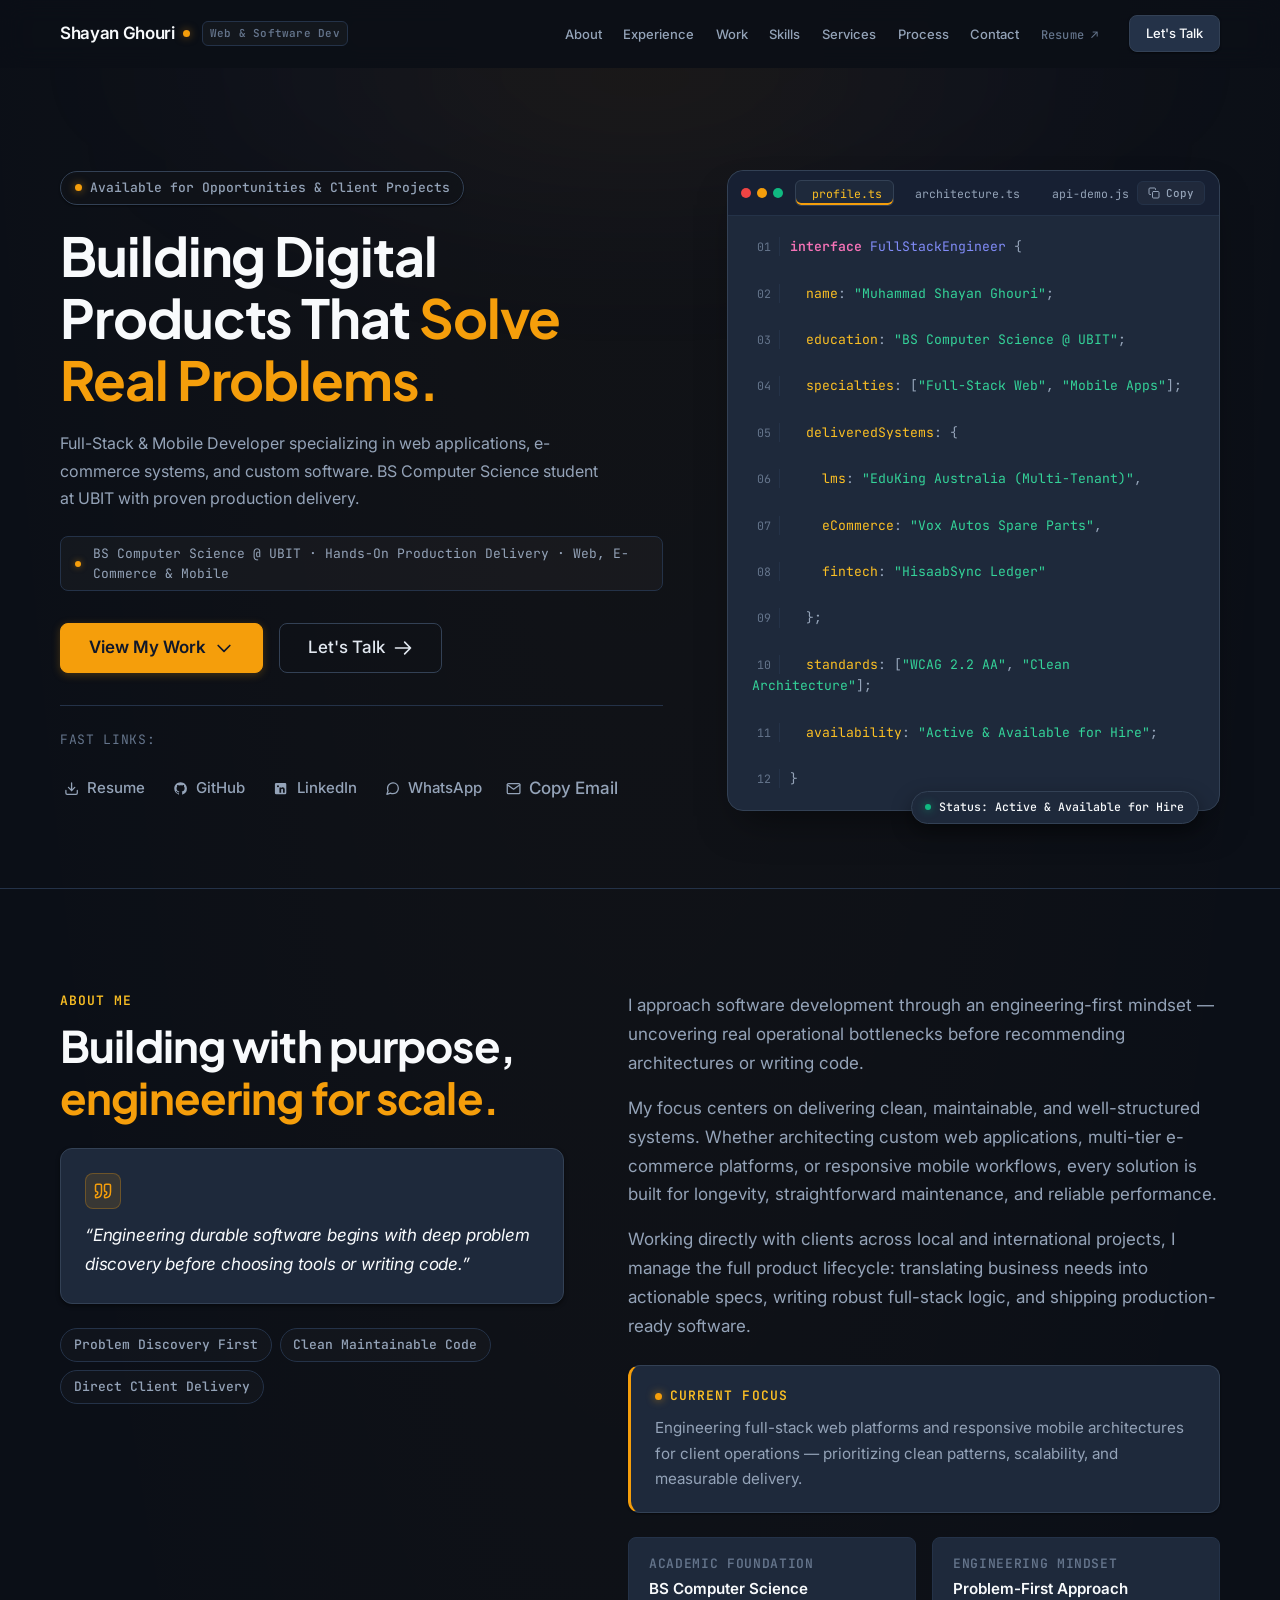
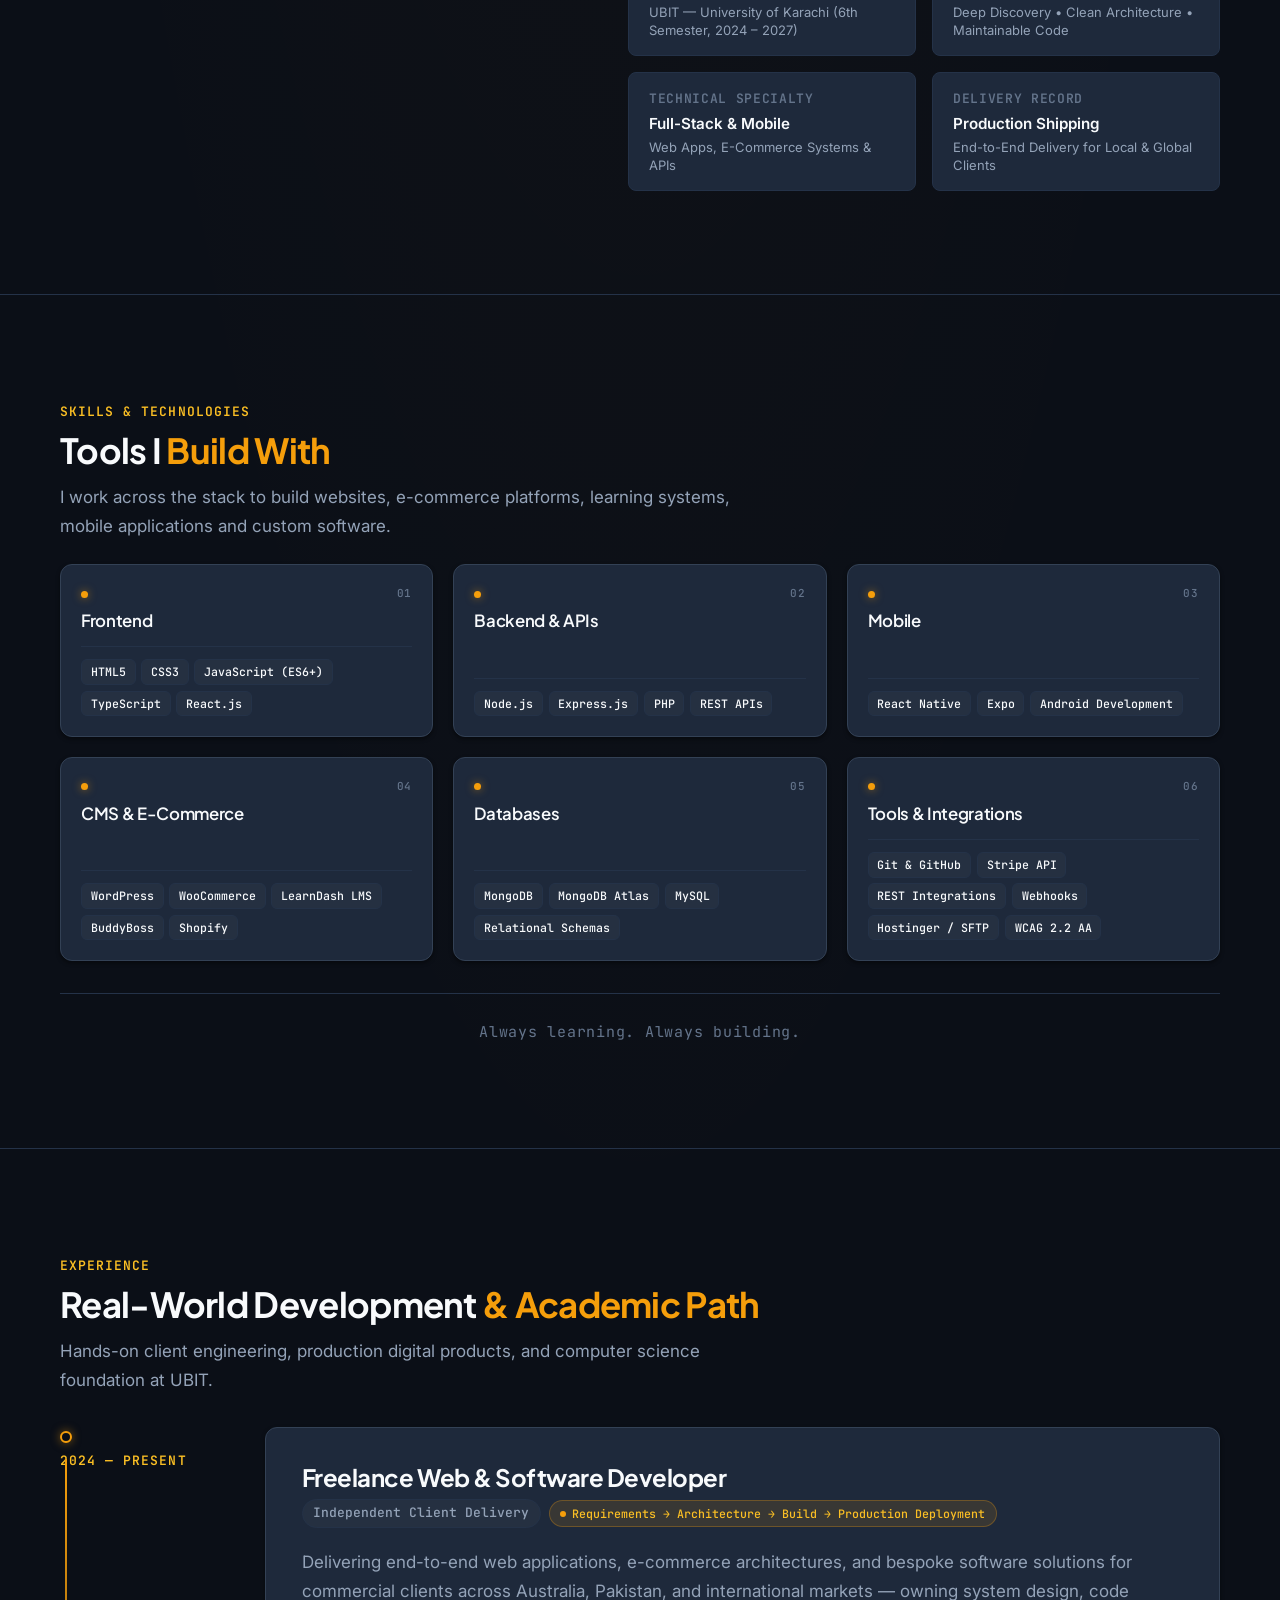
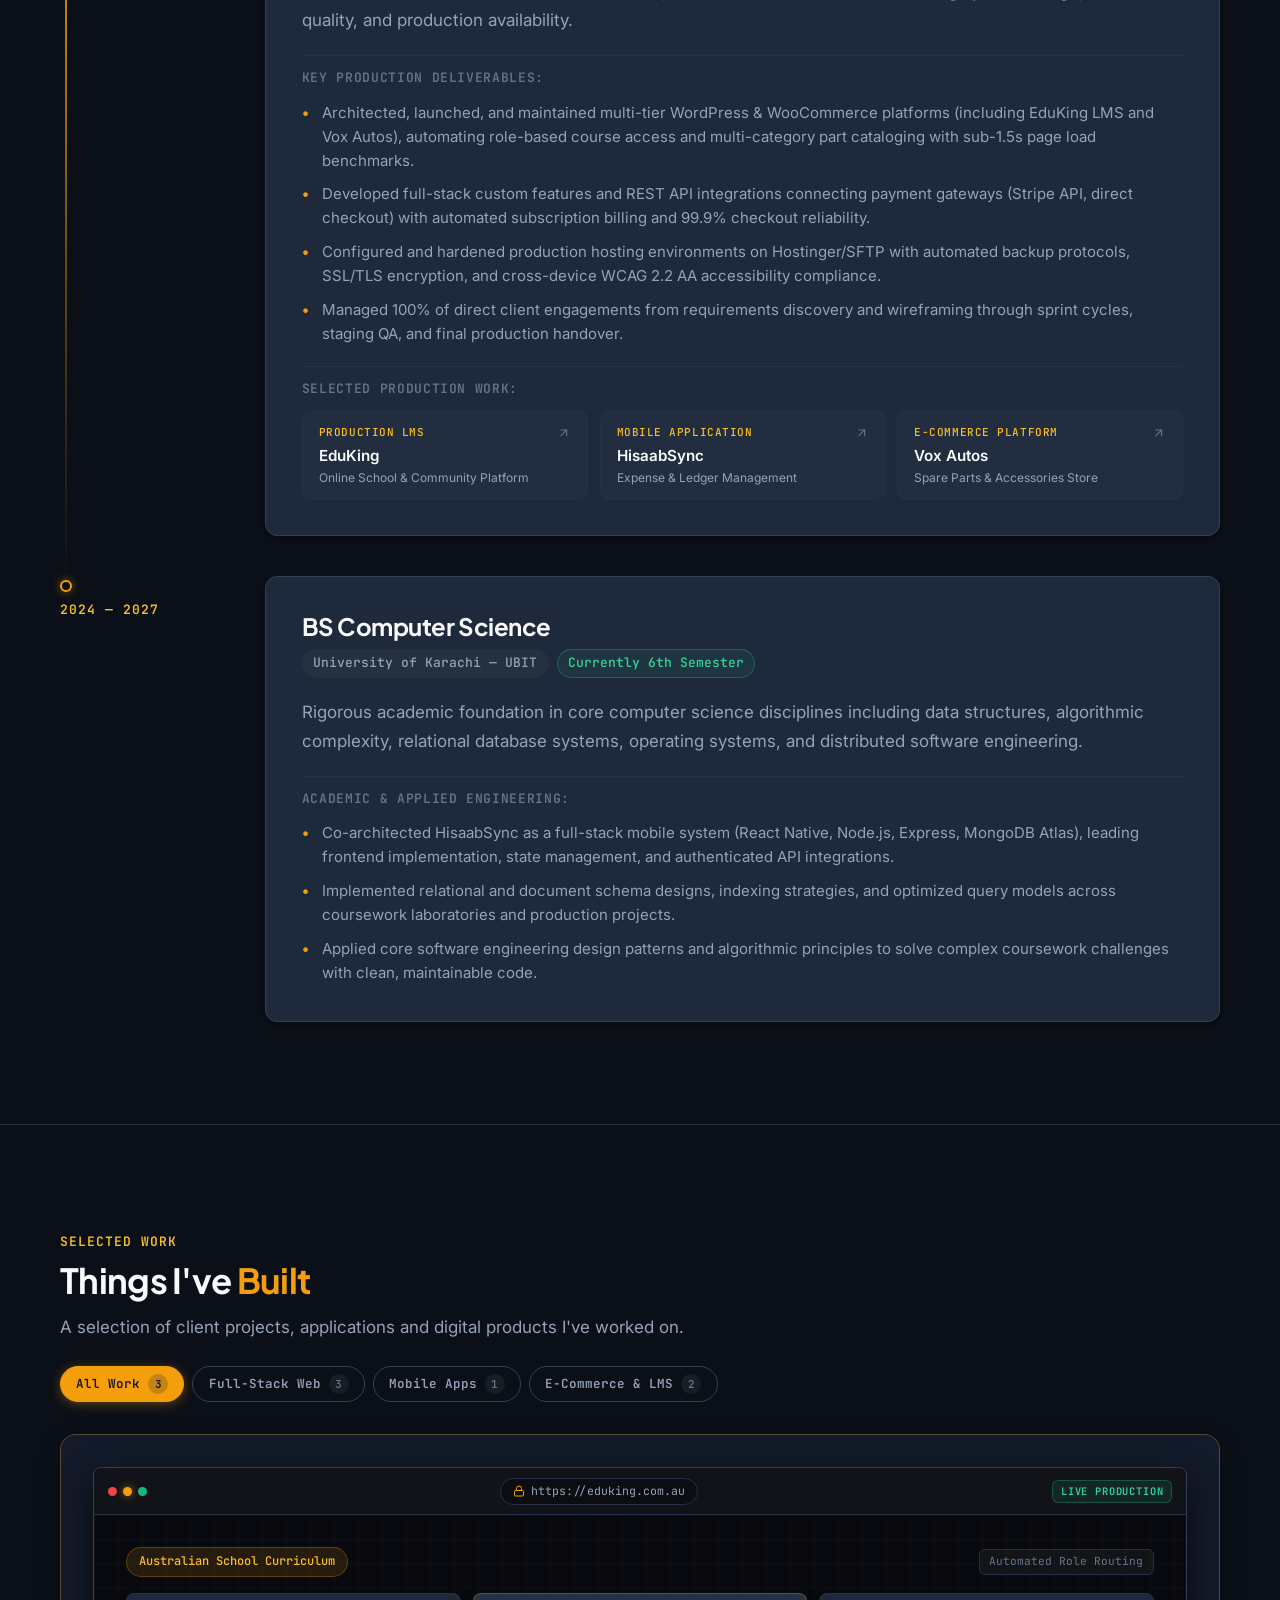
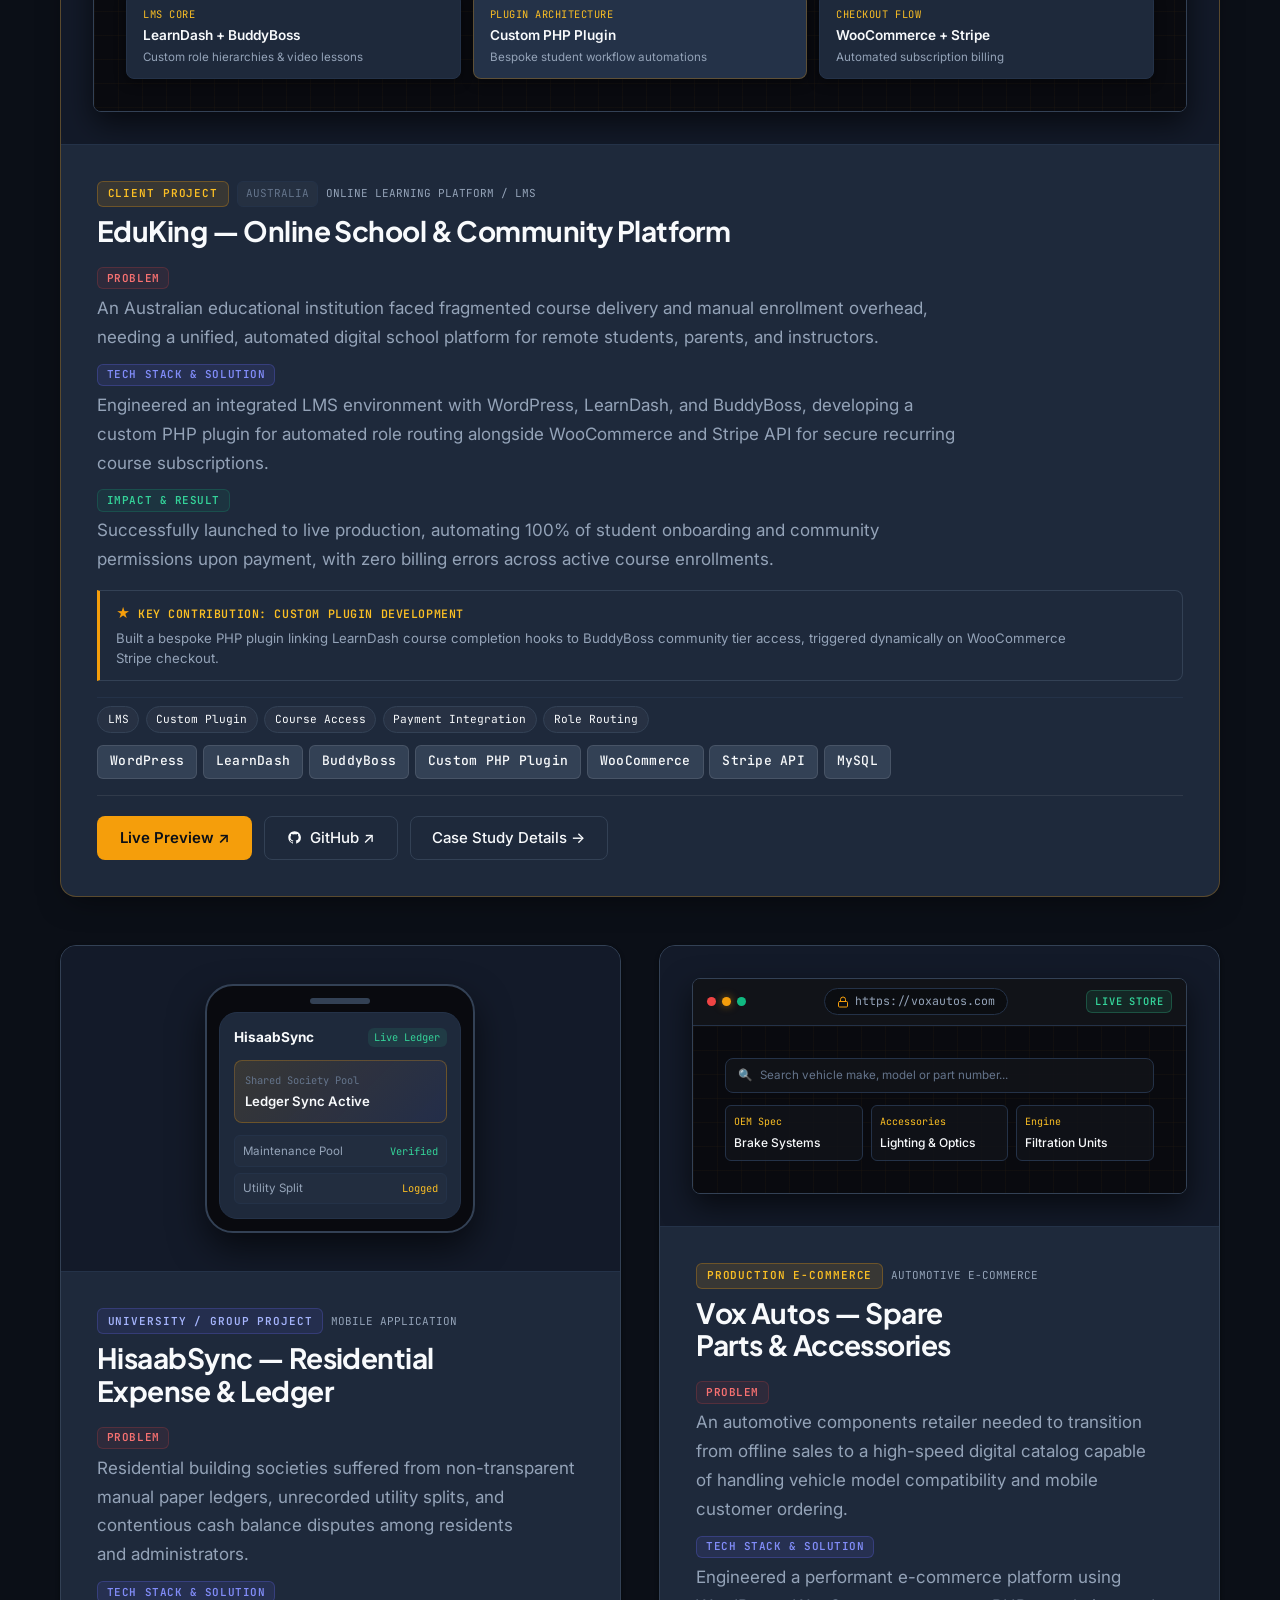
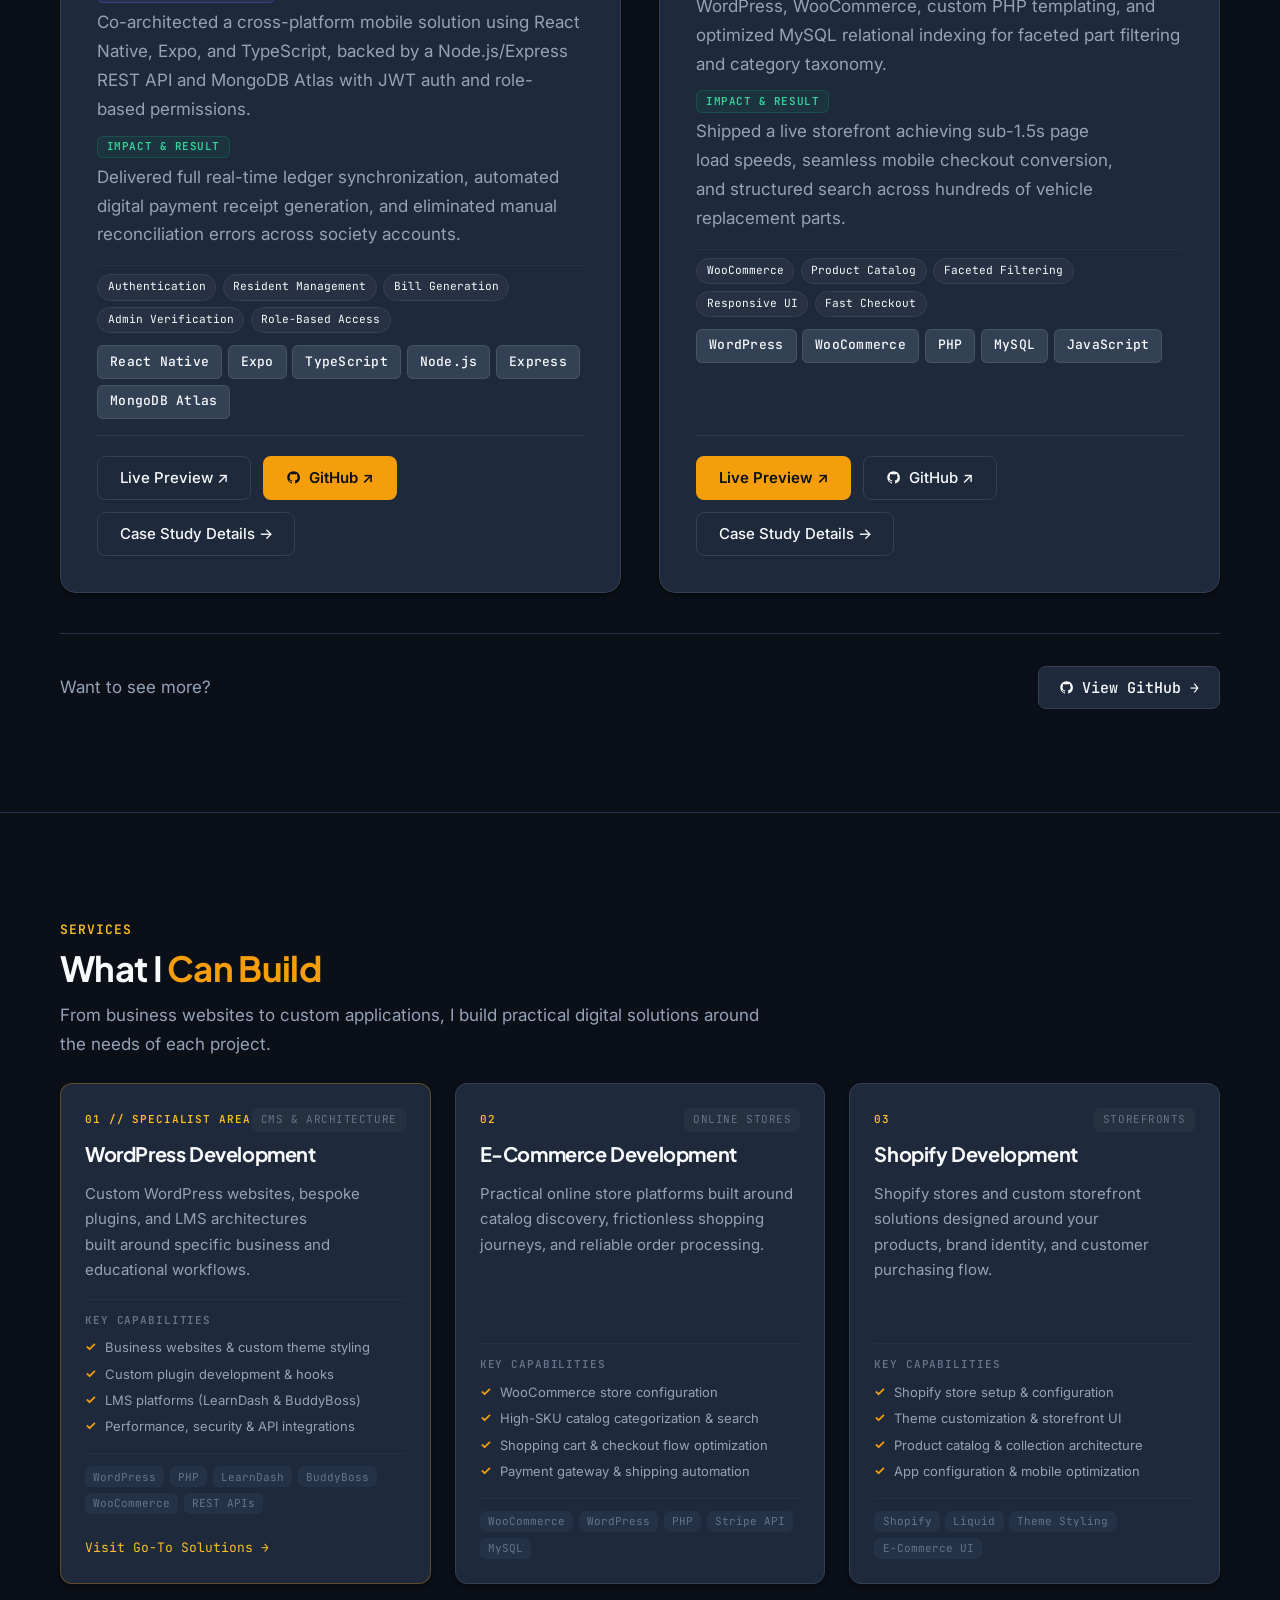
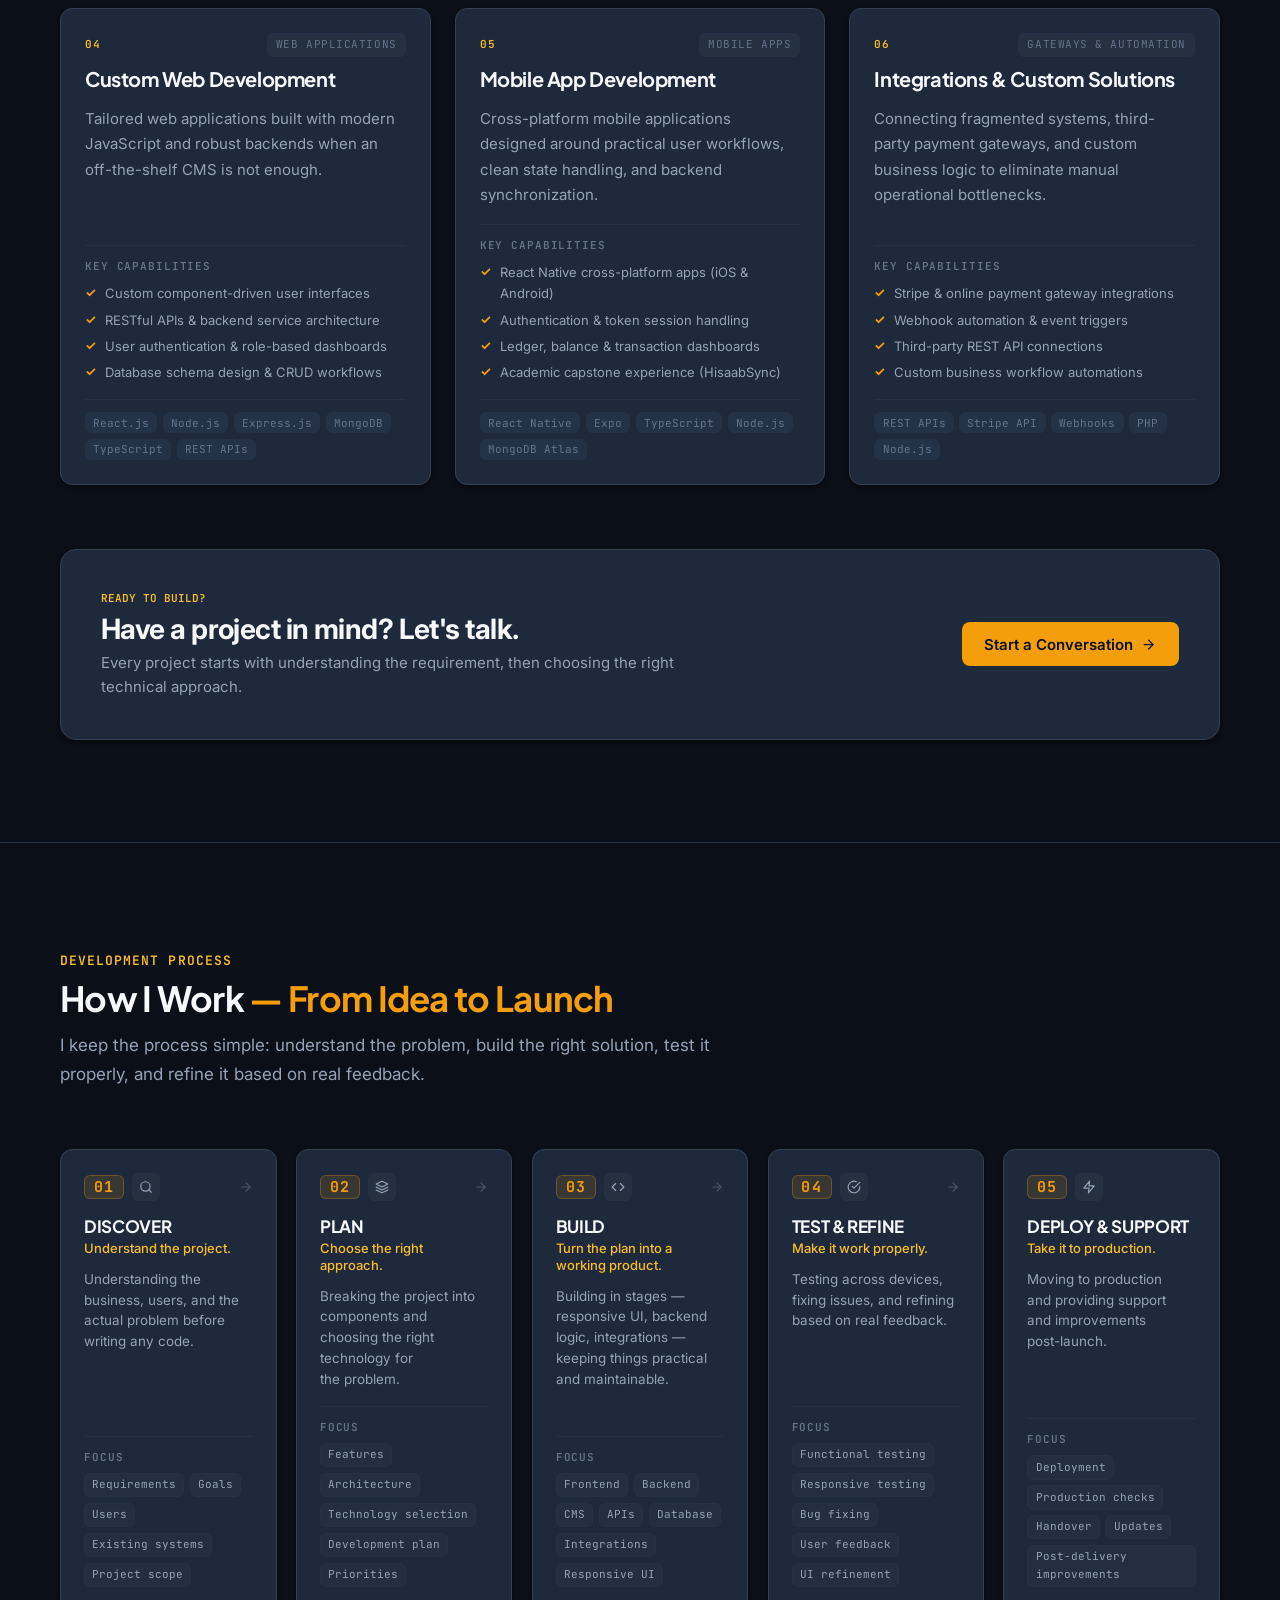
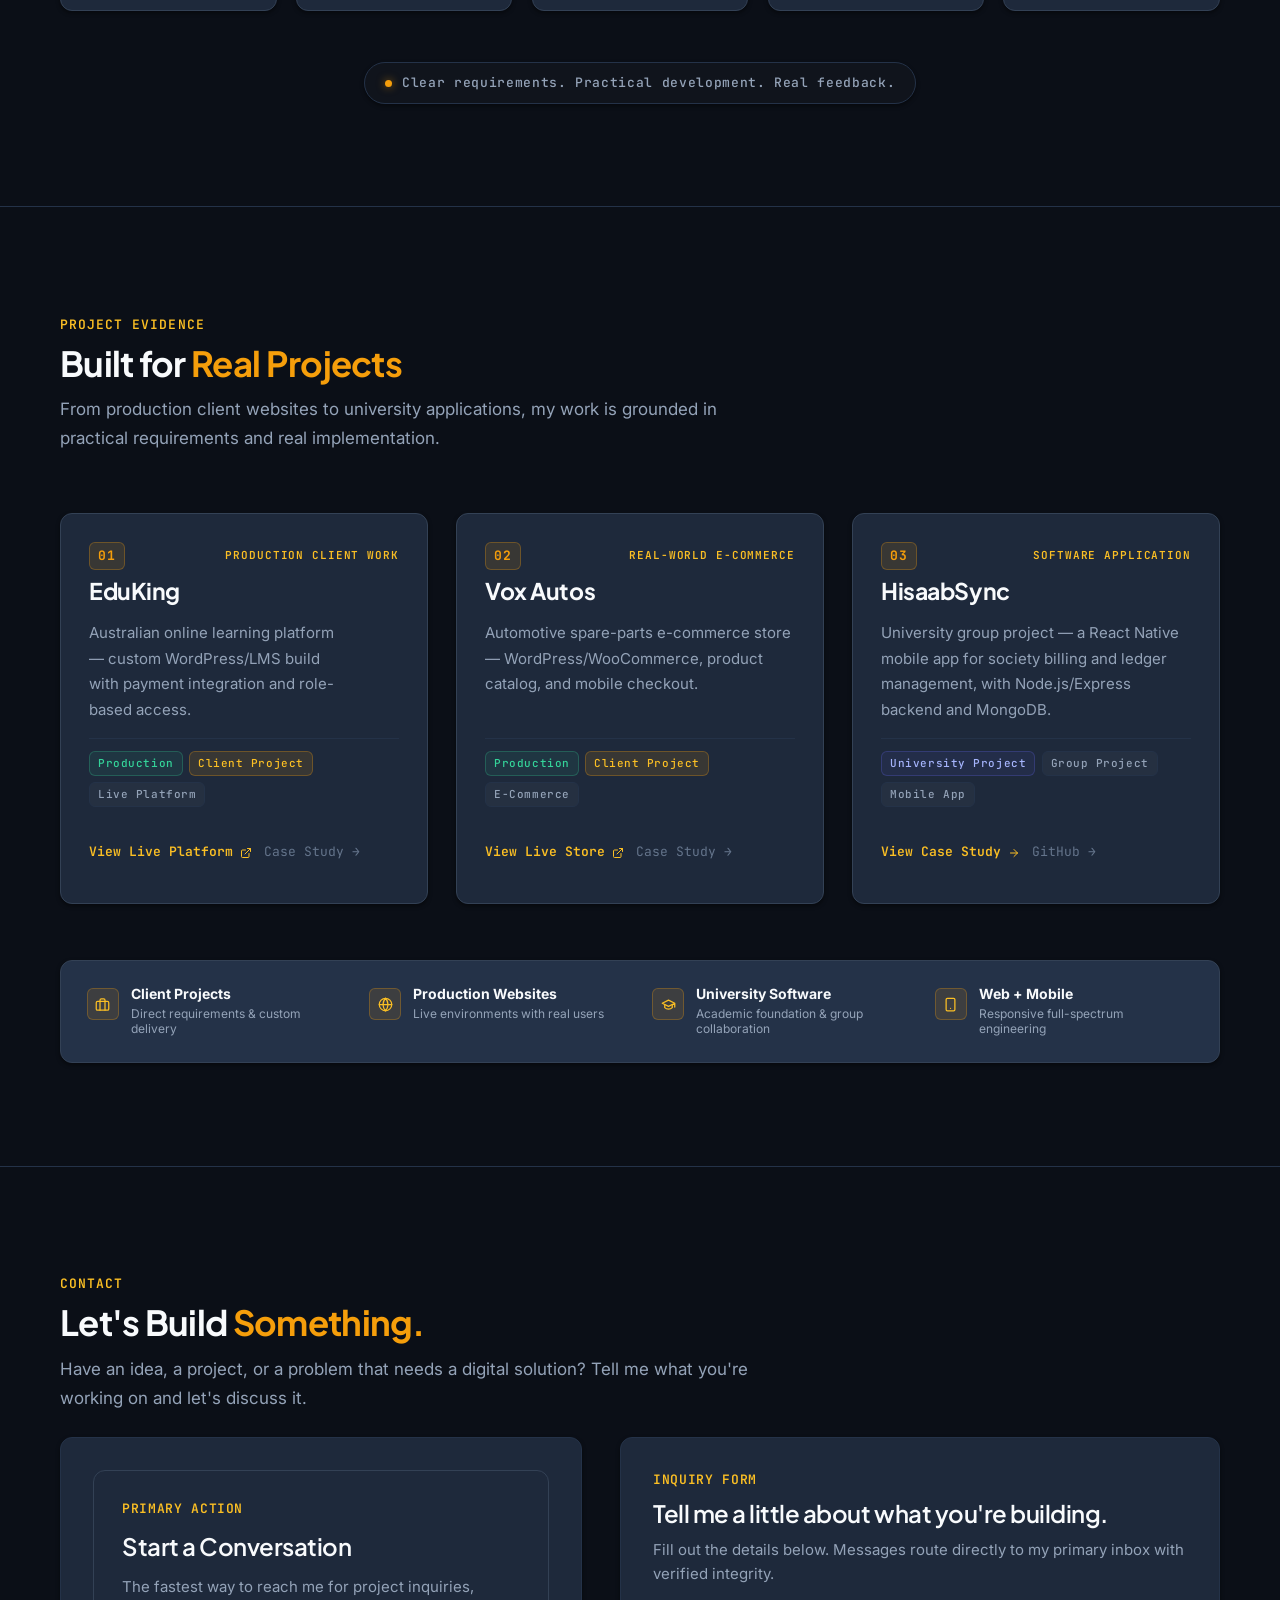
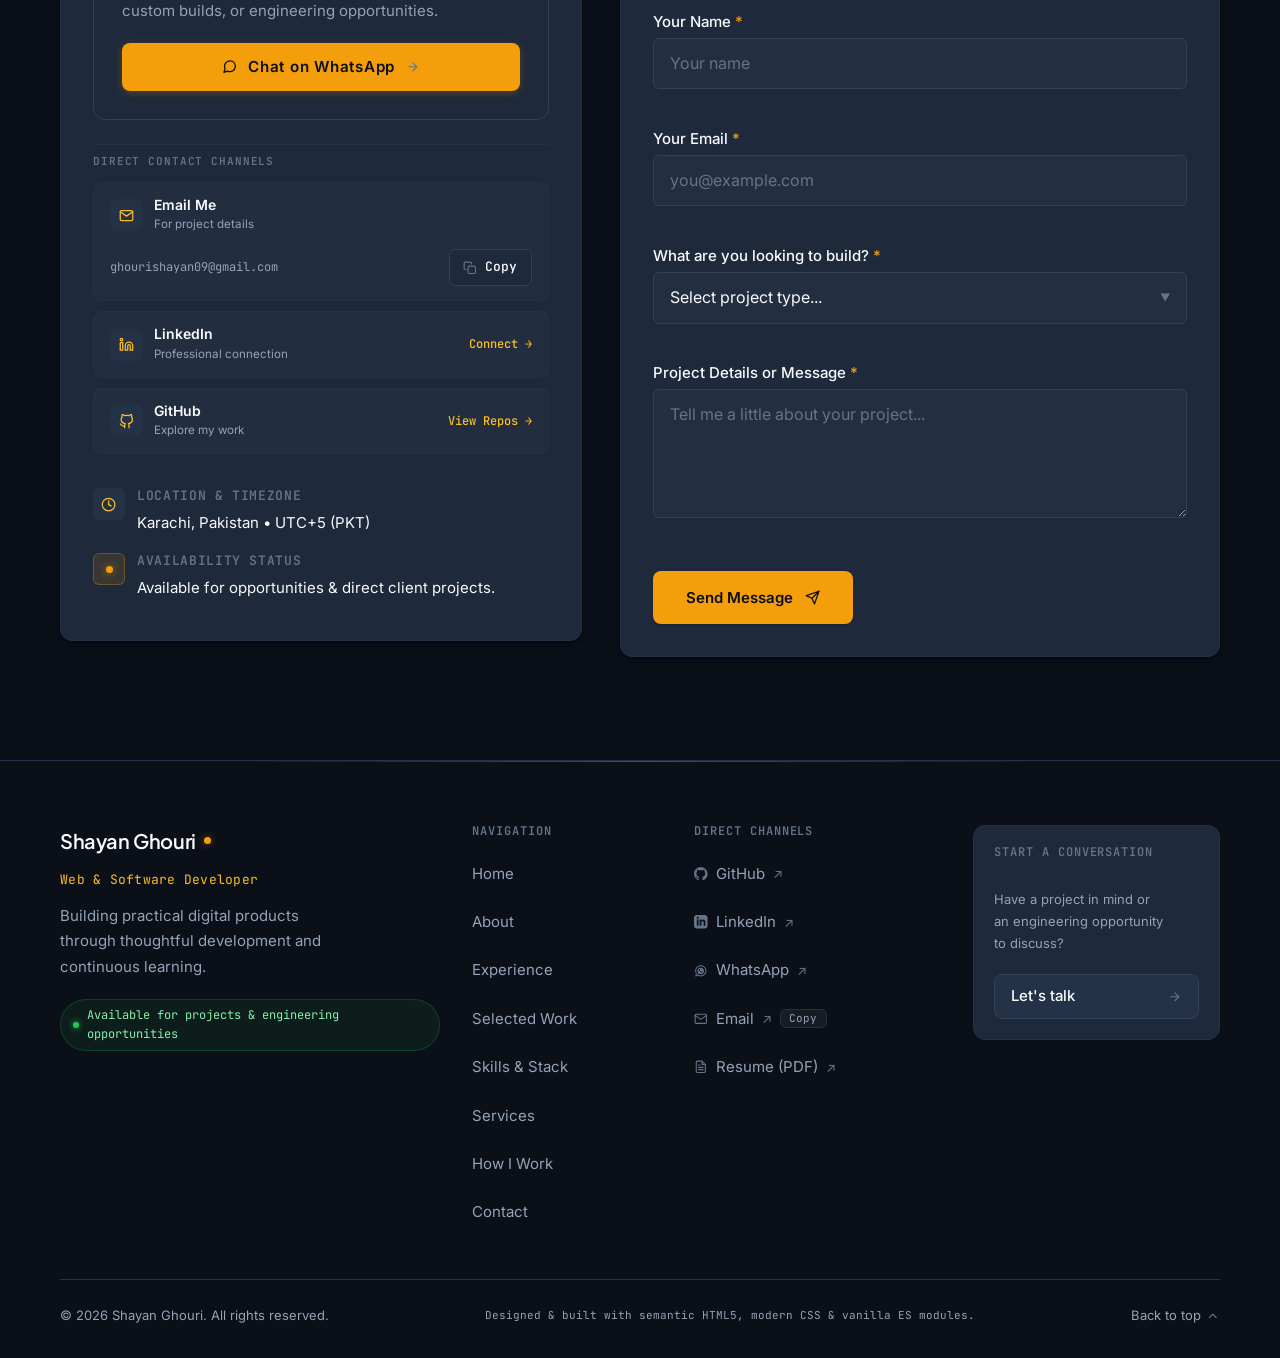
<file: index.html>
<!DOCTYPE html>
<html lang="en">

<head>
  <meta charset="UTF-8">
  <meta name="viewport" content="width=device-width, initial-scale=1.0">

  <!-- SEO & Primary Discovery Metadata (@SEOEngineer) -->
  <title>Muhammad Shayan Ghouri | Web &amp; Mobile Application Developer</title>
  <meta name="description"
    content="Portfolio of Muhammad Shayan Ghouri — Web &amp; Mobile Application Developer and Computer Science undergraduate at UBIT. Engineering scalable web systems and mobile apps.">
  <meta name="author" content="Muhammad Shayan Ghouri">
  <meta name="robots" content="index, follow">
  <link rel="canonical" href="https://ms-ghouri.github.io/Shayanportfolio/">
  <meta name="theme-color" content="#0B0F17">

  <!-- Favicon (@SEOEngineer) -->
  <link rel="icon" type="image/svg+xml" href="data:image/svg+xml,<svg xmlns='http://www.w3.org/2000/svg' viewBox='0 0 32 32'><rect width='32' height='32' rx='6' fill='%230B0F17'/><text x='16' y='23' font-family='Plus Jakarta Sans,sans-serif' font-size='18' font-weight='800' text-anchor='middle' fill='%23F59E0B'>S</text></svg>">
  <link rel="apple-touch-icon" href="data:image/svg+xml,<svg xmlns='http://www.w3.org/2000/svg' viewBox='0 0 32 32'><rect width='32' height='32' rx='6' fill='%230B0F17'/><text x='16' y='23' font-family='Plus Jakarta Sans,sans-serif' font-size='18' font-weight='800' text-anchor='middle' fill='%23F59E0B'>S</text></svg>">

  <!-- Open Graph / Facebook Protocol (@SEOEngineer) -->
  <meta property="og:type" content="profile">
  <meta property="og:title" content="Muhammad Shayan Ghouri | Web &amp; Mobile Application Developer">
  <meta property="og:description"
    content="Web &amp; Mobile Application Developer and Computer Science undergraduate at UBIT. Delivering production web platforms, custom LMS/e-commerce architectures, and cross-platform apps.">
  <meta property="og:url" content="https://ms-ghouri.github.io/Shayanportfolio/">
  <meta property="og:image" content="https://ms-ghouri.github.io/Shayanportfolio/assets/img/og-preview.png">
  <meta property="og:site_name" content="Muhammad Shayan Ghouri Portfolio">
  <meta property="profile:first_name" content="Muhammad Shayan">
  <meta property="profile:last_name" content="Ghouri">

  <!-- Twitter / X Card Protocol (@SEOEngineer) -->
  <meta name="twitter:card" content="summary_large_image">
  <meta name="twitter:title" content="Muhammad Shayan Ghouri | Web &amp; Mobile Application Developer">
  <meta name="twitter:description"
    content="Web &amp; Mobile Application Developer and Computer Science undergraduate at UBIT. Delivering production web platforms, custom LMS/e-commerce architectures, and cross-platform apps.">
  <meta name="twitter:image" content="https://ms-ghouri.github.io/Shayanportfolio/assets/img/og-preview.png">

  <!-- JSON-LD Structured Data Schema.org (@SEOEngineer) -->
  <script type="application/ld+json">
  {
    "@context": "https://schema.org",
    "@type": "Person",
    "name": "Muhammad Shayan Ghouri",
    "jobTitle": "Web & Mobile Application Developer",
    "description": "Computer Science undergraduate at UBIT and Web & Mobile Application Developer specializing in scalable web systems, custom WordPress/WooCommerce solutions, and cross-platform mobile apps.",
    "url": "https://ms-ghouri.github.io/Shayanportfolio/",
    "email": "mailto:ghourishayan09@gmail.com",
    "telephone": "+923272695810",
    "address": {
      "@type": "PostalAddress",
      "addressLocality": "Karachi",
      "addressCountry": "Pakistan"
    },
    "alumniOf": {
      "@type": "EducationalOrganization",
      "name": "Department of Computer Science (UBIT), University of Karachi"
    },
    "sameAs": [
      "https://github.com/MS-Ghouri",
      "https://www.linkedin.com/in/muhammad-shayan-ghouri",
      "https://wa.me/923272695810"
    ],
    "knowsAbout": [
      "JavaScript",
      "TypeScript",
      "React.js",
      "Next.js",
      "Node.js",
      "React Native",
      "WordPress Development",
      "WooCommerce",
      "E-Commerce",
      "Shopify",
      "PHP",
      "REST APIs",
      "MongoDB",
      "Computer Science",
      "Algorithms",
      "Database Systems"
    ]
  }
  </script>

  <!-- Modern Professional Typography: Plus Jakarta Sans, Inter & JetBrains Mono (@VisualDesigner) -->
  <link rel="preconnect" href="https://fonts.googleapis.com">
  <link rel="preconnect" href="https://fonts.gstatic.com" crossorigin>
  <link href="https://fonts.googleapis.com/css2?family=Inter:wght@400;500;600;700&family=JetBrains+Mono:wght@400;500;600&family=Plus+Jakarta+Sans:wght@500;600;700;800&display=swap" rel="stylesheet">

  <!-- Modular Stylesheets (@VisualDesigner & @FrontendEng) -->
  <link rel="stylesheet" href="assets/css/variables.css?v=2.0">
  <link rel="stylesheet" href="assets/css/reset.css?v=2.0">
  <link rel="stylesheet" href="assets/css/layout.css?v=2.0">
  <link rel="stylesheet" href="assets/css/components.css?v=2.0">

  <!-- Entry Script Module -->
  <script type="module" src="assets/js/main.js?v=2.0" defer></script>
</head>

<body>

  <!-- Accessible Skip Link (@AccessibilityEng) -->
  <a href="#main-content" class="skip-link">Skip to content</a>

  <!-- Header Landmark (@Architect, @VisualDesigner, @FrontendEng) -->
  <header class="site-header" id="site-header" role="banner">
    <div class="container flex items-center justify-between">
      <!-- Brand Logo / Identity -->
      <a href="#hero" class="brand-logo" aria-label="Shayan Ghouri Homepage">
        <span class="brand-name">Shayan Ghouri</span>
        <span class="brand-dot" aria-hidden="true"></span>
        <span class="brand-role" aria-hidden="true">Web &amp; Software Dev</span>
      </a>

      <!-- Mobile Navigation Toggle Button -->
      <button class="nav-toggle" id="nav-toggle" aria-label="Toggle navigation menu" aria-expanded="false" aria-controls="nav-menu">
        <span class="nav-toggle-icon" aria-hidden="true"></span>
      </button>

      <!-- Navigation Landmark -->
      <nav class="site-nav" id="site-nav" aria-label="Main Navigation">
        <div id="nav-menu" class="nav-menu">
          <ul class="nav-list" role="list">
            <li><a href="#about" class="nav-link">About</a></li>
            <li><a href="#experience" class="nav-link">Experience</a></li>
            <li><a href="#projects" class="nav-link">Work</a></li>
            <li><a href="#skills" class="nav-link">Skills</a></li>
            <li><a href="#services" class="nav-link">Services</a></li>
            <li><a href="#process" class="nav-link">Process</a></li>
            <li><a href="#contact" class="nav-link">Contact</a></li>
            <li><a href="assets/resume/Muhammad_Shayan_Ghouri_Resume.pdf" target="_blank" rel="noopener noreferrer"
                class="nav-link nav-resume" aria-label="View Resume PDF (opens in new tab)">Resume ↗</a>
            </li>
          </ul>
          <div class="nav-actions">
            <a href="#contact" class="btn-talk nav-cta">Let's Talk</a>
          </div>
        </div>
      </nav>
    </div>
  </header>

  <!-- Main Content Landmark -->
  <main id="main-content" class="site-main">
    <!-- Hero Section (@Architect, @VisualDesigner, @FrontendEng) -->
    <section id="hero" class="hero-section" aria-labelledby="hero-title">
      <!-- Subtle Ambient Top Glow -->
      <div class="hero-glow" aria-hidden="true"></div>

      <div class="container hero-container">
        <div class="hero-layout">
          <!-- Left Column: Primary Pitch, Headline, Credibility & CTAs -->
          <div class="hero-col-content">
            <!-- Availability Status Badge -->
            <div class="badge-availability" role="status">
              <span class="status-dot" aria-hidden="true"></span>
              <span>Available for Opportunities &amp; Client Projects</span>
            </div>

            <!-- Main Heading (H1) -->
            <h1 id="hero-title" class="hero-title">
              Building Digital Products That <span class="text-accent">Solve Real Problems.</span>
            </h1>

            <!-- Supporting Description -->
            <p class="hero-description">
              Full-Stack &amp; Mobile Developer specializing in web applications, e-commerce systems, and custom software. BS Computer Science student at UBIT with proven production delivery.
            </p>

            <!-- Credibility Line -->
            <div class="hero-credibility status-pill">
              <span class="credibility-dot" aria-hidden="true"></span>
              <p class="credibility-text">
                BS Computer Science @ UBIT &middot; Hands-On Production Delivery &middot; Web, E-Commerce &amp; Mobile
              </p>
            </div>

            <!-- Primary & Secondary CTAs -->
            <div class="hero-cta-group">
              <a href="#projects" class="btn btn-hero-primary" aria-label="View My Work">
                <span>View My Work</span>
                <svg class="icon-svg" aria-hidden="true" fill="none" stroke="currentColor" viewBox="0 0 24 24">
                  <path stroke-linecap="round" stroke-linejoin="round" stroke-width="2" d="M19 9l-7 7-7-7" />
                </svg>
              </a>
              <a href="#contact" class="btn btn-hero-secondary" aria-label="Let's Talk - Get in Touch with Muhammad Shayan Ghouri">
                <span>Let's Talk</span>
                <svg class="icon-svg" aria-hidden="true" fill="none" stroke="currentColor" viewBox="0 0 24 24">
                  <path stroke-linecap="round" stroke-linejoin="round" stroke-width="2" d="M14 5l7 7m0 0l-7 7m7-7H3" />
                </svg>
              </a>
            </div>

            <!-- Fast-Track Recruiter Links -->
            <div class="hero-recruiter-strip">
              <span class="recruiter-label">Fast Links:</span>
              <ul class="recruiter-links fast-links" aria-label="Direct professional channels">
                <li>
                  <a href="assets/resume/Muhammad_Shayan_Ghouri_Resume.pdf" class="recruiter-link" download
                    aria-label="Download Muhammad Shayan Ghouri's Resume (PDF)">
                    <svg class="icon-svg-sm" aria-hidden="true" viewBox="0 0 24 24" fill="none" stroke="currentColor"
                      stroke-width="2" stroke-linecap="round" stroke-linejoin="round">
                      <path d="M21 15v4a2 2 0 0 1-2 2H5a2 2 0 0 1-2-2v-4" />
                      <polyline points="7 10 12 15 17 10" />
                      <line x1="12" y1="15" x2="12" y2="3" />
                    </svg>
                    <span>Resume</span>
                  </a>
                </li>
                <li>
                  <a href="https://github.com/MS-Ghouri" class="recruiter-link" target="_blank" rel="noopener noreferrer"
                    aria-label="GitHub Profile (opens in new tab)">
                    <svg class="icon-svg-sm" aria-hidden="true" viewBox="0 0 24 24" fill="currentColor">
                      <path fill-rule="evenodd" clip-rule="evenodd"
                        d="M12 2C6.477 2 2 6.484 2 12.017c0 4.425 2.865 8.18 6.839 9.504.5.092.682-.217.682-.483 0-.237-.008-.868-.013-1.703-2.782.605-3.369-1.343-3.369-1.343-.454-1.158-1.11-1.466-1.11-1.466-.908-.62.069-.608.069-.608 1.003.07 1.53 1.032 1.53 1.032.892 1.53 2.341 1.088 2.91.832.092-.647.35-1.088.636-1.338-2.22-.253-4.555-1.113-4.555-4.951 0-1.093.39-1.988 1.029-2.688-.103-.253-.446-1.272.098-2.65 0 0 .84-.27 2.75 1.026A9.564 9.564 0 0112 6.844c.85.004 1.705.115 2.504.337 1.909-1.296 2.747-1.027 2.747-1.027.546 1.379.202 2.398.1 2.651.64.7 1.028 1.595 1.028 2.688 0 3.848-2.339 4.695-4.566 4.943.359.309.678.92.678 1.855 0 1.338-.012 2.419-.012 2.747 0 .268.18.58.688.482A10.019 10.019 0 0022 12.017C22 6.484 17.522 2 12 2z" />
                    </svg>
                    <span>GitHub</span>
                  </a>
                </li>
                <li>
                  <a href="https://www.linkedin.com/in/muhammad-shayan-ghouri" class="recruiter-link" target="_blank"
                    rel="noopener noreferrer" aria-label="LinkedIn Profile (opens in new tab)">
                    <svg class="icon-svg-sm" aria-hidden="true" viewBox="0 0 24 24" fill="currentColor">
                      <path
                        d="M19 3a2 2 0 0 1 2 2v14a2 2 0 0 1-2 2H5a2 2 0 0 1-2-2V5a2 2 0 0 1 2-2h14m-.5 15.5v-5.3a3.26 3.26 0 0 0-3.26-3.26c-.85 0-1.84.52-2.28 1.3v-1.11h-2.79v8.37h2.79v-4.93c0-.77.62-1.4 1.39-1.4a1.4 1.4 0 0 1 1.4 1.4v4.93h2.75M6.46 10.9h2.8v8.37h-2.8v-8.37M7.86 6.72a1.63 1.63 0 1 0 0 3.26 1.63 1.63 0 0 0 0-3.26z" />
                    </svg>
                    <span>LinkedIn</span>
                  </a>
                </li>
                <li>
                  <a href="https://wa.me/923272695810" class="recruiter-link" target="_blank" rel="noopener noreferrer"
                    aria-label="Direct WhatsApp Message (opens in new tab)">
                    <svg class="icon-svg-sm" aria-hidden="true" viewBox="0 0 24 24" fill="none" stroke="currentColor"
                      stroke-width="2" stroke-linecap="round" stroke-linejoin="round">
                      <path
                        d="M21 11.5a8.38 8.38 0 0 1-.9 3.8 8.5 8.5 0 0 1-7.6 4.7 8.38 8.38 0 0 1-3.8-.9L3 21l1.9-5.7a8.38 8.38 0 0 1-.9-3.8 8.5 8.5 0 0 1 4.7-7.6 8.38 8.38 0 0 1 3.8-.9h.5a8.48 8.48 0 0 1 8 8v.5z" />
                    </svg>
                    <span>WhatsApp</span>
                  </a>
                </li>
                <li>
                  <button type="button" class="recruiter-link btn-copy-trigger" data-copy-text="ghourishayan09@gmail.com" aria-label="Copy email address to clipboard">
                    <svg class="icon-svg-sm" aria-hidden="true" viewBox="0 0 24 24" fill="none" stroke="currentColor" stroke-width="2" stroke-linecap="round" stroke-linejoin="round">
                      <path d="M4 4h16c1.1 0 2 .9 2 2v12c0 1.1-.9 2-2 2H4c-1.1 0-2-.9-2-2V6c0-1.1.9-2 2-2z" />
                      <polyline points="22,6 12,13 2,6" />
                    </svg>
                    <span>Copy Email</span>
                    <span class="copy-tooltip" role="status" aria-live="polite">Email Copied!</span>
                  </button>
                </li>
              </ul>
            </div>
          </div>

          <!-- Right Column: Interactive Developer Workspace Terminal Visual -->
          <div class="hero-col-visual">
            <div class="hero-code-window" role="region" aria-label="Interactive Developer Workspace">
              <!-- Window Chrome Header & Tab Navigation -->
              <div class="code-window-header">
                <div class="window-controls" aria-hidden="true">
                  <span class="control-dot dot-close"></span>
                  <span class="control-dot dot-minimize"></span>
                  <span class="control-dot dot-expand"></span>
                </div>

                <!-- Tab Navigation (WAI-ARIA Tablist) -->
                <div class="terminal-tablist" role="tablist" aria-label="Terminal file buffers">
                  <button type="button" class="terminal-tab is-active" id="tab-profile" role="tab"
                    aria-selected="true" aria-controls="panel-profile" tabindex="0">
                    <svg class="file-icon" aria-hidden="true" viewBox="0 0 24 24" fill="none" stroke="currentColor" stroke-width="2" stroke-linecap="round" stroke-linejoin="round">
                      <polyline points="16 18 22 12 16 6" />
                      <polyline points="8 6 2 12 8 18" />
                    </svg>
                    <span>profile.ts</span>
                  </button>
                  <button type="button" class="terminal-tab" id="tab-architecture" role="tab"
                    aria-selected="false" aria-controls="panel-architecture" tabindex="-1">
                    <svg class="file-icon" aria-hidden="true" viewBox="0 0 24 24" fill="none" stroke="currentColor" stroke-width="2" stroke-linecap="round" stroke-linejoin="round">
                      <rect x="2" y="2" width="20" height="8" rx="2" ry="2"></rect>
                      <rect x="2" y="14" width="20" height="8" rx="2" ry="2"></rect>
                      <line x1="6" y1="6" x2="6.01" y2="6"></line>
                      <line x1="6" y1="18" x2="6.01" y2="18"></line>
                    </svg>
                    <span>architecture.ts</span>
                  </button>
                  <button type="button" class="terminal-tab" id="tab-api" role="tab"
                    aria-selected="false" aria-controls="panel-api" tabindex="-1">
                    <svg class="file-icon" aria-hidden="true" viewBox="0 0 24 24" fill="none" stroke="currentColor" stroke-width="2" stroke-linecap="round" stroke-linejoin="round">
                      <path d="M14 2H6a2 2 0 0 0-2 2v16a2 2 0 0 0 2 2h12a2 2 0 0 0 2-2V8z"></path>
                      <polyline points="14 2 14 8 20 8"></polyline>
                      <line x1="16" y1="13" x2="8" y2="13"></line>
                      <line x1="16" y1="17" x2="8" y2="17"></line>
                      <polyline points="10 9 9 9 8 9"></polyline>
                    </svg>
                    <span>api-demo.json</span>
                  </button>
                </div>

                <!-- Interactive Copy Button -->
                <div class="terminal-actions">
                  <button type="button" class="btn-copy-code" id="btn-copy-terminal"
                    aria-label="Copy active code snippet to clipboard" title="Copy code snippet">
                    <svg class="copy-icon icon-copy-default" aria-hidden="true" viewBox="0 0 24 24" fill="none" stroke="currentColor" stroke-width="2" stroke-linecap="round" stroke-linejoin="round">
                      <rect x="9" y="9" width="13" height="13" rx="2" ry="2"></rect>
                      <path d="M5 15H4a2 2 0 0 1-2-2V4a2 2 0 0 1 2-2h9a2 2 0 0 1 2 2v1"></path>
                    </svg>
                    <svg class="copy-icon icon-copy-success" aria-hidden="true" viewBox="0 0 24 24" fill="none" stroke="currentColor" stroke-width="2" stroke-linecap="round" stroke-linejoin="round">
                      <polyline points="20 6 9 17 4 12"></polyline>
                    </svg>
                    <span class="copy-text">Copy</span>
                  </button>
                </div>
              </div>

              <!-- Window Code Content & Tab Panels -->
              <div class="code-window-body">
                <!-- Tab 1: profile.ts (Core Engineer Overview & Standards) -->
                <div id="panel-profile" class="code-tab-panel is-active" role="tabpanel"
                  aria-labelledby="tab-profile" tabindex="0">
                  <pre class="code-block"><code class="language-typescript"><span class="cl"><span class="line-no">01</span><span class="token-keyword">interface</span> <span class="token-type">FullStackEngineer</span> {</span>
<span class="cl"><span class="line-no">02</span>  <span class="token-property">name</span>: <span class="token-string">"Muhammad Shayan Ghouri"</span>;</span>
<span class="cl"><span class="line-no">03</span>  <span class="token-property">education</span>: <span class="token-string">"BS Computer Science @ UBIT"</span>;</span>
<span class="cl"><span class="line-no">04</span>  <span class="token-property">specialties</span>: [<span class="token-string">"Full-Stack Web"</span>, <span class="token-string">"Mobile Apps"</span>];</span>
<span class="cl"><span class="line-no">05</span>  <span class="token-property">deliveredSystems</span>: {</span>
<span class="cl"><span class="line-no">06</span>    <span class="token-property">lms</span>: <span class="token-string">"EduKing Australia (Multi-Tenant)"</span>,</span>
<span class="cl"><span class="line-no">07</span>    <span class="token-property">eCommerce</span>: <span class="token-string">"Vox Autos Spare Parts"</span>,</span>
<span class="cl"><span class="line-no">08</span>    <span class="token-property">fintech</span>: <span class="token-string">"HisaabSync Ledger"</span></span>
<span class="cl"><span class="line-no">09</span>  };</span>
<span class="cl"><span class="line-no">10</span>  <span class="token-property">standards</span>: [<span class="token-string">"WCAG 2.2 AA"</span>, <span class="token-string">"Clean Architecture"</span>];</span>
<span class="cl"><span class="line-no">11</span>  <span class="token-property">availability</span>: <span class="token-string">"Active &amp; Available for Hire"</span>;</span>
<span class="cl"><span class="line-no">12</span>}</span></code></pre>
                </div>

                <!-- Tab 2: architecture.ts (E-Commerce & LMS Tech Stack Integration Flow) -->
                <div id="panel-architecture" class="code-tab-panel" role="tabpanel"
                  aria-labelledby="tab-architecture" tabindex="0" hidden>
                  <pre class="code-block"><code class="language-typescript"><span class="cl"><span class="line-no">01</span><span class="token-keyword">import</span> { <span class="token-type">Router</span> } <span class="token-keyword">from</span> <span class="token-string">"express"</span>;</span>
<span class="cl"><span class="line-no">02</span><span class="token-keyword">import</span> { <span class="token-property">stripeGateway</span> } <span class="token-keyword">from</span> <span class="token-string">"./services/payment"</span>;</span>
<span class="cl"><span class="line-no">03</span><span class="token-keyword">import</span> { <span class="token-property">db</span> } <span class="token-keyword">from</span> <span class="token-string">"./database/connection"</span>;</span>
<span class="cl"><span class="line-no">04</span></span>
<span class="cl"><span class="line-no">05</span><span class="token-keyword">export const</span> <span class="token-function">checkoutRouter</span> = <span class="token-function">Router</span>();</span>
<span class="cl"><span class="line-no">06</span><span class="token-function">checkoutRouter</span>.<span class="token-function">post</span>(<span class="token-string">"/checkout"</span>, <span class="token-keyword">async</span> (<span class="token-property">req</span>, <span class="token-property">res</span>) =&gt; {</span>
<span class="cl"><span class="line-no">07</span>  <span class="token-comment">// 1. Atomically reserve inventory &amp; initiate order</span></span>
<span class="cl"><span class="line-no">08</span>  <span class="token-keyword">const</span> <span class="token-property">order</span> = <span class="token-keyword">await</span> <span class="token-property">db</span>.<span class="token-property">orders</span>.<span class="token-function">create</span>({ ...<span class="token-property">req</span>.<span class="token-property">body</span>, <span class="token-property">status</span>: <span class="token-string">"pending"</span> });</span>
<span class="cl"><span class="line-no">09</span>  <span class="token-comment">// 2. Initialize idempotent gateway session</span></span>
<span class="cl"><span class="line-no">10</span>  <span class="token-keyword">const</span> <span class="token-property">session</span> = <span class="token-keyword">await</span> <span class="token-property">stripeGateway</span>.<span class="token-property">sessions</span>.<span class="token-function">create</span>({ <span class="token-property">orderId</span>: <span class="token-property">order</span>.<span class="token-property">id</span> });</span>
<span class="cl"><span class="line-no">11</span>  <span class="token-keyword">return</span> <span class="token-property">res</span>.<span class="token-function">status</span>(<span class="token-number">200</span>).<span class="token-function">json</span>({ <span class="token-property">sessionId</span>: <span class="token-property">session</span>.<span class="token-property">id</span>, <span class="token-property">url</span>: <span class="token-property">session</span>.<span class="token-property">url</span> });</span>
<span class="cl"><span class="line-no">12</span>});</span></code></pre>
                </div>

                <!-- Tab 3: api-demo.json (Sample REST API Payload for Client Booking/Ledger) -->
                <div id="panel-api" class="code-tab-panel" role="tabpanel"
                  aria-labelledby="tab-api" tabindex="0" hidden>
                  <pre class="code-block"><code class="language-json"><span class="cl"><span class="line-no">01</span>{</span>
<span class="cl"><span class="line-no">02</span>  <span class="token-property">"status"</span>: <span class="token-string">"success"</span>,</span>
<span class="cl"><span class="line-no">03</span>  <span class="token-property">"data"</span>: {</span>
<span class="cl"><span class="line-no">04</span>    <span class="token-property">"syncId"</span>: <span class="token-string">"sync_2026_9882a"</span>,</span>
<span class="cl"><span class="line-no">05</span>    <span class="token-property">"timestamp"</span>: <span class="token-string">"2026-10-01T09:20:00Z"</span>,</span>
<span class="cl"><span class="line-no">06</span>    <span class="token-property">"client"</span>: {</span>
<span class="cl"><span class="line-no">07</span>      <span class="token-property">"name"</span>: <span class="token-string">"EduKing Australia"</span>,</span>
<span class="cl"><span class="line-no">08</span>      <span class="token-property">"tier"</span>: <span class="token-string">"Production LMS"</span>,</span>
<span class="cl"><span class="line-no">09</span>      <span class="token-property">"currency"</span>: <span class="token-string">"AUD"</span></span>
<span class="cl"><span class="line-no">10</span>    },</span>
<span class="cl"><span class="line-no">11</span>    <span class="token-property">"metrics"</span>: {</span>
<span class="cl"><span class="line-no">12</span>      <span class="token-property">"activeEnrolments"</span>: <span class="token-number">1420</span>,</span>
<span class="cl"><span class="line-no">13</span>      <span class="token-property">"transactions"</span>: <span class="token-number">3892</span>,</span>
<span class="cl"><span class="line-no">14</span>      <span class="token-property">"compliance"</span>: <span class="token-string">"WCAG 2.2 AA"</span></span>
<span class="cl"><span class="line-no">15</span>    }</span>
<span class="cl"><span class="line-no">16</span>  }</span>
<span class="cl"><span class="line-no">17</span>}</span></code></pre>
                </div>
              </div>

              <!-- Floating Live Status Indicator Badge -->
              <div class="hero-floating-badge" role="status" aria-live="polite">
                <span class="floating-badge-dot" aria-hidden="true"></span>
                <span class="badge-status-text">Status: Active &amp; Available for Hire</span>
              </div>
            </div>
          </div>
        </div>
      </div>
    </section>

    <!-- About & Personal Foundation Section (@Architect, @BrandStrategist, @FrontendEng) -->
    <section id="about" class="section about-section" aria-labelledby="about-title">
      <div class="container">
        <div class="about-layout">
          <!-- Left Column: Identity, Section Heading & Philosophy -->
          <div class="about-col-intro">
            <div class="about-intro-header">
              <span class="section-eyebrow">ABOUT ME</span>
              <h2 id="about-title" class="section-title about-title">
                Building with purpose, <span class="text-accent">engineering for scale.</span>
              </h2>
            </div>

            <!-- Personal Philosophy Statement Card -->
            <div class="about-philosophy-card">
              <div class="philosophy-icon" aria-hidden="true">
                <svg viewBox="0 0 24 24" fill="none" stroke="currentColor" stroke-width="2" stroke-linecap="round" stroke-linejoin="round" class="icon-quote">
                  <path d="M3 21c3 0 7-1 7-8V5c0-1.25-.756-2.017-2-2H4c-1.25 0-2 .75-2 1.972V11c0 1.25.75 2 2 2 1 0 1 0 1 1v1c0 1-1 2-2 2s-1 .008-1 1.031V20c0 1 0 1 1 1z" />
                  <path d="M15 21c3 0 7-1 7-8V5c0-1.25-.757-2.017-2-2h-4c-1.25 0-2 .75-2 1.972V11c0 1.25.75 2 2 2 1 0 1 0 1 1v1c0 1-1 2-2 2s-1 .008-1 1.031V20c0 1 0 1 1 1z" />
                </svg>
              </div>
              <blockquote class="about-philosophy-quote">
                &ldquo;Engineering durable software begins with deep problem discovery before choosing tools or writing code.&rdquo;
              </blockquote>
            </div>

            <!-- Subtle Core Focus Pills (Supporting Artifact) -->
            <div class="about-focus-pills" aria-hidden="true">
              <span class="focus-pill">Problem Discovery First</span>
              <span class="focus-pill">Clean Maintainable Code</span>
              <span class="focus-pill">Direct Client Delivery</span>
            </div>
          </div>

          <!-- Right Column: Biography, Currently Block & Metadata Grid -->
          <div class="about-col-content">
            <!-- Main Personal Biography -->
            <div class="about-bio">
              <p class="about-lead">
                I approach software development through an engineering-first mindset &mdash; uncovering real operational bottlenecks before recommending architectures or writing code.
              </p>
              <p>
                My focus centers on delivering clean, maintainable, and well-structured systems. Whether architecting custom web applications, multi-tier e-commerce platforms, or responsive mobile workflows, every solution is built for longevity, straightforward maintenance, and reliable performance.
              </p>
              <p>
                Working directly with clients across local and international projects, I manage the full product lifecycle: translating business needs into actionable specs, writing robust full-stack logic, and shipping production-ready software.
              </p>
            </div>

            <!-- Current Focus Card -->
            <div class="about-currently-card">
              <div class="currently-indicator">
                <span class="currently-dot" aria-hidden="true"></span>
                <span class="currently-label">CURRENT FOCUS</span>
              </div>
              <p class="currently-text">
                Engineering full-stack web platforms and responsive mobile architectures for client operations &mdash; prioritizing clean patterns, scalability, and measurable delivery.
              </p>
            </div>

            <!-- Consolidated Background Overview Grid -->
            <div class="about-meta-grid" role="list" aria-label="Key background highlights">
              <div class="about-meta-card" role="listitem">
                <span class="meta-label">ACADEMIC FOUNDATION</span>
                <strong class="meta-title">BS Computer Science</strong>
                <span class="meta-sub">UBIT &mdash; University of Karachi (6th Semester, 2024 &ndash; 2027)</span>
              </div>

              <div class="about-meta-card" role="listitem">
                <span class="meta-label">ENGINEERING MINDSET</span>
                <strong class="meta-title">Problem-First Approach</strong>
                <span class="meta-sub">Deep Discovery &bull; Clean Architecture &bull; Maintainable Code</span>
              </div>

              <div class="about-meta-card" role="listitem">
                <span class="meta-label">TECHNICAL SPECIALTY</span>
                <strong class="meta-title">Full-Stack &amp; Mobile</strong>
                <span class="meta-sub">Web Apps, E-Commerce Systems &amp; APIs</span>
              </div>

              <div class="about-meta-card" role="listitem">
                <span class="meta-label">DELIVERY RECORD</span>
                <strong class="meta-title">Production Shipping</strong>
                <span class="meta-sub">End-to-End Delivery for Local &amp; Global Clients</span>
              </div>
            </div>
          </div>
        </div>
      </div>
    </section>

    <!-- Skills & Technical Stack Section (@FrontendEng, @VisualDesigner, @Architect) -->
    <section id="skills" class="section skills-section" aria-labelledby="skills-title">
      <div class="container">
        <!-- Section Eyebrow & Title -->
        <span class="section-eyebrow">SKILLS &amp; TECHNOLOGIES</span>
        <h2 id="skills-title" class="section-title">
          Tools I <span class="text-accent">Build With</span>
        </h2>
        <p class="section-subtitle">
          I work across the stack to build websites, e-commerce platforms, learning systems, mobile applications and custom software.
        </p>

        <!-- 6-Category Concise Technical Stack Grid -->
        <div class="tech-stack-grid" role="list">
          
          <!-- Category 1: Frontend -->
          <article class="tech-category-card" role="listitem">
            <header class="tech-category-header">
              <div class="tech-category-badge">
                <span class="tech-cat-dot dot-amber" aria-hidden="true"></span>
                <span class="tech-cat-num">01</span>
              </div>
              <h3 class="tech-category-title">Frontend</h3>
            </header>
            <div class="tech-category-tags">
              <span class="skill-tag">HTML5</span>
              <span class="skill-tag">CSS3</span>
              <span class="skill-tag">JavaScript (ES6+)</span>
              <span class="skill-tag">TypeScript</span>
              <span class="skill-tag">React.js</span>
            </div>
          </article>

          <!-- Category 2: Backend & APIs -->
          <article class="tech-category-card" role="listitem">
            <header class="tech-category-header">
              <div class="tech-category-badge">
                <span class="tech-cat-dot dot-amber" aria-hidden="true"></span>
                <span class="tech-cat-num">02</span>
              </div>
              <h3 class="tech-category-title">Backend &amp; APIs</h3>
            </header>
            <div class="tech-category-tags">
              <span class="skill-tag">Node.js</span>
              <span class="skill-tag">Express.js</span>
              <span class="skill-tag">PHP</span>
              <span class="skill-tag">REST APIs</span>
            </div>
          </article>

          <!-- Category 3: Mobile -->
          <article class="tech-category-card" role="listitem">
            <header class="tech-category-header">
              <div class="tech-category-badge">
                <span class="tech-cat-dot dot-amber" aria-hidden="true"></span>
                <span class="tech-cat-num">03</span>
              </div>
              <h3 class="tech-category-title">Mobile</h3>
            </header>
            <div class="tech-category-tags">
              <span class="skill-tag">React Native</span>
              <span class="skill-tag">Expo</span>
              <span class="skill-tag">Android Development</span>
            </div>
          </article>

          <!-- Category 4: CMS & E-Commerce -->
          <article class="tech-category-card" role="listitem">
            <header class="tech-category-header">
              <div class="tech-category-badge">
                <span class="tech-cat-dot dot-amber" aria-hidden="true"></span>
                <span class="tech-cat-num">04</span>
              </div>
              <h3 class="tech-category-title">CMS &amp; E-Commerce</h3>
            </header>
            <div class="tech-category-tags">
              <span class="skill-tag">WordPress</span>
              <span class="skill-tag">WooCommerce</span>
              <span class="skill-tag">LearnDash LMS</span>
              <span class="skill-tag">BuddyBoss</span>
              <span class="skill-tag">Shopify</span>
            </div>
          </article>

          <!-- Category 5: Databases -->
          <article class="tech-category-card" role="listitem">
            <header class="tech-category-header">
              <div class="tech-category-badge">
                <span class="tech-cat-dot dot-amber" aria-hidden="true"></span>
                <span class="tech-cat-num">05</span>
              </div>
              <h3 class="tech-category-title">Databases</h3>
            </header>
            <div class="tech-category-tags">
              <span class="skill-tag">MongoDB</span>
              <span class="skill-tag">MongoDB Atlas</span>
              <span class="skill-tag">MySQL</span>
              <span class="skill-tag">Relational Schemas</span>
            </div>
          </article>

          <!-- Category 6: Tools & Integrations -->
          <article class="tech-category-card" role="listitem">
            <header class="tech-category-header">
              <div class="tech-category-badge">
                <span class="tech-cat-dot dot-amber" aria-hidden="true"></span>
                <span class="tech-cat-num">06</span>
              </div>
              <h3 class="tech-category-title">Tools &amp; Integrations</h3>
            </header>
            <div class="tech-category-tags">
              <span class="skill-tag">Git &amp; GitHub</span>
              <span class="skill-tag">Stripe API</span>
              <span class="skill-tag">REST Integrations</span>
              <span class="skill-tag">Webhooks</span>
              <span class="skill-tag">Hostinger / SFTP</span>
              <span class="skill-tag">WCAG 2.2 AA</span>
            </div>
          </article>

        </div>

        <!-- Subtle Closing Statement -->
        <div class="skills-footer-note">
          <span class="skills-closing-text">Always learning. Always building.</span>
        </div>
      </div>
    </section>

    <!-- Practical Experience & Academic Path Section (@Architect, @BrandStrategist, @FrontendEng) -->
    <section id="experience" class="section experience-section" aria-labelledby="experience-title">
      <div class="container experience-container">
        <!-- Section Eyebrow & Title -->
        <span class="section-eyebrow">EXPERIENCE</span>
        <h2 id="experience-title" class="section-title">
          Real-World Development <span class="text-accent">&amp; Academic Path</span>
        </h2>
        <p class="section-subtitle">
          Hands-on client engineering, production digital products, and computer science foundation at UBIT.
        </p>

        <!-- Timeline Container -->
        <div class="experience-timeline">
          <!-- Timeline Entry 1: Freelance Web & Software Developer -->
          <article class="timeline-entry" aria-labelledby="role-freelance">
            <!-- Timeline Marker (Desktop Left Column) -->
            <div class="timeline-marker">
              <span class="timeline-dot" aria-hidden="true"></span>
              <span class="timeline-date">2024 &mdash; Present</span>
            </div>

            <!-- Timeline Content Card -->
            <div class="timeline-card">
              <header class="timeline-header">
                <div class="timeline-title-wrap">
                  <h3 id="role-freelance" class="timeline-role">Freelance Web &amp; Software Developer</h3>
                  <div class="timeline-badge-group">
                    <span class="timeline-type-pill">Independent Client Delivery</span>
                    <span class="timeline-highlight-pill workflow-badge pipeline-badge" aria-label="Development workflow">
                      <span class="highlight-pill-dot" aria-hidden="true"></span>
                      Requirements &rarr; Architecture &rarr; Build &rarr; Production Deployment
                    </span>
                  </div>
                </div>
              </header>

              <p class="timeline-description">
                Delivering end-to-end web applications, e-commerce architectures, and bespoke software solutions for commercial clients across Australia, Pakistan, and international markets &mdash; owning system design, code quality, and production availability.
              </p>

              <!-- Responsibilities & Achievement Bullets -->
              <div class="timeline-responsibilities">
                <span class="responsibilities-label">Key Production Deliverables:</span>
                <ul class="timeline-work-list">
                  <li>Architected, launched, and maintained multi-tier WordPress &amp; WooCommerce platforms (including EduKing LMS and Vox Autos), automating role-based course access and multi-category part cataloging with sub-1.5s page load benchmarks.</li>
                  <li>Developed full-stack custom features and REST API integrations connecting payment gateways (Stripe API, direct checkout) with automated subscription billing and 99.9% checkout reliability.</li>
                  <li>Configured and hardened production hosting environments on Hostinger/SFTP with automated backup protocols, SSL/TLS encryption, and cross-device WCAG 2.2 AA accessibility compliance.</li>
                  <li>Managed 100% of direct client engagements from requirements discovery and wireframing through sprint cycles, staging QA, and final production handover.</li>
                </ul>
              </div>

              <!-- Selected Production Work Reference Cards -->
              <div class="selected-work-area">
                <span class="selected-work-label">Selected Production Work:</span>
                <div class="selected-work-grid" role="list">
                  <a href="#project-eduking" class="selected-work-card" role="listitem" aria-label="Jump to EduKing in Featured Projects">
                    <div class="selected-work-header">
                      <span class="work-card-tag">Production LMS</span>
                      <svg class="icon-svg-xs" viewBox="0 0 24 24" fill="none" stroke="currentColor" stroke-width="2" stroke-linecap="round" stroke-linejoin="round" aria-hidden="true">
                        <line x1="7" y1="17" x2="17" y2="7" />
                        <polyline points="7 7 17 7 17 17" />
                      </svg>
                    </div>
                    <strong class="work-card-name">EduKing</strong>
                    <span class="work-card-desc">Online School &amp; Community Platform</span>
                  </a>

                  <a href="#project-hisaabsync" class="selected-work-card" role="listitem" aria-label="Jump to HisaabSync in Featured Projects">
                    <div class="selected-work-header">
                      <span class="work-card-tag">Mobile Application</span>
                      <svg class="icon-svg-xs" viewBox="0 0 24 24" fill="none" stroke="currentColor" stroke-width="2" stroke-linecap="round" stroke-linejoin="round" aria-hidden="true">
                        <line x1="7" y1="17" x2="17" y2="7" />
                        <polyline points="7 7 17 7 17 17" />
                      </svg>
                    </div>
                    <strong class="work-card-name">HisaabSync</strong>
                    <span class="work-card-desc">Expense &amp; Ledger Management</span>
                  </a>

                  <a href="#project-voxautos" class="selected-work-card" role="listitem" aria-label="Jump to Vox Autos in Featured Projects">
                    <div class="selected-work-header">
                      <span class="work-card-tag">E-Commerce Platform</span>
                      <svg class="icon-svg-xs" viewBox="0 0 24 24" fill="none" stroke="currentColor" stroke-width="2" stroke-linecap="round" stroke-linejoin="round" aria-hidden="true">
                        <line x1="7" y1="17" x2="17" y2="7" />
                        <polyline points="7 7 17 7 17 17" />
                      </svg>
                    </div>
                    <strong class="work-card-name">Vox Autos</strong>
                    <span class="work-card-desc">Spare Parts &amp; Accessories Store</span>
                  </a>
                </div>
              </div>


            </div>
          </article>

          <!-- Timeline Entry 2: BS Computer Science @ UBIT -->
          <article class="timeline-entry" aria-labelledby="role-ubit">
            <!-- Timeline Marker (Desktop Left Column) -->
            <div class="timeline-marker">
              <span class="timeline-dot" aria-hidden="true"></span>
              <span class="timeline-date">2024 &mdash; 2027</span>
            </div>

            <!-- Timeline Content Card -->
            <div class="timeline-card">
              <header class="timeline-header">
                <div class="timeline-title-wrap">
                  <h3 id="role-ubit" class="timeline-role">BS Computer Science</h3>
                  <div class="timeline-badge-group">
                    <span class="timeline-type-pill">University of Karachi &mdash; UBIT</span>
                    <span class="timeline-status-pill">Currently 6th Semester</span>
                  </div>
                </div>
              </header>

              <p class="timeline-description">
                Rigorous academic foundation in core computer science disciplines including data structures, algorithmic complexity, relational database systems, operating systems, and distributed software engineering.
              </p>

              <!-- Project-Based Learning Highlights -->
              <div class="timeline-responsibilities">
                <span class="responsibilities-label">Academic &amp; Applied Engineering:</span>
                <ul class="timeline-work-list">
                  <li>Co-architected HisaabSync as a full-stack mobile system (React Native, Node.js, Express, MongoDB Atlas), leading frontend implementation, state management, and authenticated API integrations.</li>
                  <li>Implemented relational and document schema designs, indexing strategies, and optimized query models across coursework laboratories and production projects.</li>
                  <li>Applied core software engineering design patterns and algorithmic principles to solve complex coursework challenges with clean, maintainable code.</li>
                </ul>
              </div>
            </div>
          </article>
        </div>
      </div>
    </section>

    <!-- Selected Work & Featured Projects Section (@Architect, @CaseStudySpec, @VisualDesigner, @FrontendEng) -->
    <section id="projects" class="section projects-section" aria-labelledby="projects-title">
      <div class="container">
        <!-- Section Eyebrow & Title -->
        <span class="section-eyebrow">SELECTED WORK</span>
        <h2 id="projects-title" class="section-title">
          Things I've <span class="text-accent">Built</span>
        </h2>
        <p class="section-subtitle">
          A selection of client projects, applications and digital products I've worked on.
        </p>

        <!-- Dynamic Category Filter Bar (@SeniorUIUXEngineer) -->
        <div class="projects-filter-bar" role="toolbar" aria-label="Filter projects by category">
          <div class="filter-scroll-track">
            <button type="button" class="filter-pill is-active" data-filter="all" aria-pressed="true">
              <span class="filter-pill-label">All Work</span>
              <span class="filter-count">3</span>
            </button>
            <button type="button" class="filter-pill" data-filter="web" aria-pressed="false">
              <span class="filter-pill-label">Full-Stack Web</span>
              <span class="filter-count">3</span>
            </button>
            <button type="button" class="filter-pill" data-filter="mobile" aria-pressed="false">
              <span class="filter-pill-label">Mobile Apps</span>
              <span class="filter-count">1</span>
            </button>
            <button type="button" class="filter-pill" data-filter="ecommerce" aria-pressed="false">
              <span class="filter-pill-label">E-Commerce &amp; LMS</span>
              <span class="filter-count">2</span>
            </button>
          </div>
        </div>

        <!-- Selected Work Showcase Stack -->
        <div class="projects-showcase">
          <!-- FLAGSHIP FEATURED PROJECT: EduKing -->
          <article class="project-showcase-card project-card-featured" id="project-eduking" data-category="web ecommerce">
            <!-- Large Project Visual Stage (Browser Frame Mockup) -->
            <div class="project-visual-stage" aria-label="EduKing Platform Visual Preview">
              <div class="browser-mockup">
                <div class="browser-header">
                  <div class="browser-dots">
                    <span class="dot-red"></span>
                    <span class="dot-amber"></span>
                    <span class="dot-green"></span>
                  </div>
                  <div class="browser-address-bar">
                    <svg class="icon-lock" viewBox="0 0 24 24" fill="none" stroke="currentColor" stroke-width="2" stroke-linecap="round" stroke-linejoin="round" aria-hidden="true">
                      <rect x="3" y="11" width="18" height="11" rx="2" ry="2" />
                      <path d="M7 11V7a5 5 0 0 1 10 0v4" />
                    </svg>
                    <span>https://eduking.com.au</span>
                  </div>
                  <div class="browser-actions">
                    <span class="browser-badge-live">LIVE PRODUCTION</span>
                  </div>
                </div>

                <div class="browser-viewport">
                  <!-- Visual Showcase Placeholder Canvas with Stylized UI Blueprint -->
                  <div class="viewport-canvas lms-canvas">
                    <div class="canvas-grid-pattern" aria-hidden="true"></div>
                    <div class="canvas-content-preview">
                      <div class="preview-hero-bar">
                        <span class="preview-pill">Australian School Curriculum</span>
                        <span class="preview-badge-status">Automated Role Routing</span>
                      </div>
                      <div class="preview-cards-row">
                        <div class="preview-card-item">
                          <span class="card-item-tag">LMS Core</span>
                          <strong class="card-item-title">LearnDash + BuddyBoss</strong>
                          <span class="card-item-sub">Custom role hierarchies &amp; video lessons</span>
                        </div>
                        <div class="preview-card-item preview-card-highlight">
                          <span class="card-item-tag">Plugin Architecture</span>
                          <strong class="card-item-title">Custom PHP Plugin</strong>
                          <span class="card-item-sub">Bespoke student workflow automations</span>
                        </div>
                        <div class="preview-card-item">
                          <span class="card-item-tag">Checkout Flow</span>
                          <strong class="card-item-title">WooCommerce + Stripe</strong>
                          <span class="card-item-sub">Automated subscription billing</span>
                        </div>
                      </div>
                    </div>
                  </div>
                </div>
              </div>
            </div>

            <!-- Featured Content Details -->
            <div class="project-card-content">
              <header class="project-header-row">
                <div class="project-meta-badges">
                  <span class="badge-project-type">CLIENT PROJECT</span>
                  <span class="badge-project-region">AUSTRALIA</span>
                  <span class="badge-project-category">ONLINE LEARNING PLATFORM / LMS</span>
                </div>
                <h3 class="project-showcase-title">EduKing &mdash; Online School &amp; Community Platform</h3>
              </header>

              <!-- Problem -> Solution & Tech Stack -> Impact Narrative -->
              <div class="project-structured-flow">
                <div class="flow-item">
                  <span class="flow-badge flow-problem">Problem</span>
                  <p class="project-showcase-description">
                    An Australian educational institution faced fragmented course delivery and manual enrollment overhead, needing a unified, automated digital school platform for remote students, parents, and instructors.
                  </p>
                </div>
                <div class="flow-item">
                  <span class="flow-badge flow-solution">Tech Stack &amp; Solution</span>
                  <p class="project-showcase-description">
                    Engineered an integrated LMS environment with WordPress, LearnDash, and BuddyBoss, developing a custom PHP plugin for automated role routing alongside WooCommerce and Stripe API for secure recurring course subscriptions.
                  </p>
                </div>
                <div class="flow-item">
                  <span class="flow-badge flow-impact">Impact &amp; Result</span>
                  <p class="project-showcase-description">
                    Successfully launched to live production, automating 100% of student onboarding and community permissions upon payment, with zero billing errors across active course enrollments.
                  </p>
                </div>
              </div>

              <!-- Technical Highlight Box -->
              <div class="project-highlight-box">
                <div class="highlight-box-header">
                  <span class="highlight-box-icon" aria-hidden="true">&starf;</span>
                  <span class="highlight-box-title">Key Contribution: Custom Plugin Development</span>
                </div>
                <p class="highlight-box-text">
                  Built a bespoke PHP plugin linking LearnDash course completion hooks to BuddyBoss community tier access, triggered dynamically on WooCommerce Stripe checkout.
                </p>
              </div>

              <!-- Feature Labels & Tech Pills -->
              <div class="project-tags-section">
                <div class="feature-badges-list" aria-label="EduKing Key Capabilities">
                  <span class="feature-tag">LMS</span>
                  <span class="feature-tag">Custom Plugin</span>
                  <span class="feature-tag">Course Access</span>
                  <span class="feature-tag">Payment Integration</span>
                  <span class="feature-tag">Role Routing</span>
                </div>

                <div class="tech-pills-list" aria-label="EduKing Technologies">
                  <span class="tech-tag-pill">WordPress</span>
                  <span class="tech-tag-pill">LearnDash</span>
                  <span class="tech-tag-pill">BuddyBoss</span>
                  <span class="tech-tag-pill">Custom PHP Plugin</span>
                  <span class="tech-tag-pill">WooCommerce</span>
                  <span class="tech-tag-pill">Stripe API</span>
                  <span class="tech-tag-pill">MySQL</span>
                </div>
              </div>

              <!-- Project Action CTAs: Live Preview, GitHub Repository, Case Study Details -->
              <div class="project-card-actions">
                <a href="https://eduking.com.au" target="_blank" rel="noopener noreferrer" class="btn btn-project-primary" aria-label="Visit EduKing live platform (opens in new tab)">
                  <span>Live Preview ↗</span>
                </a>
                <a href="https://github.com/MS-Ghouri" target="_blank" rel="noopener noreferrer" class="btn btn-project-secondary" aria-label="GitHub Repository (Client proprietary codebase, available upon request)">
                  <svg class="icon-svg-sm" viewBox="0 0 24 24" fill="currentColor" aria-hidden="true">
                    <path fill-rule="evenodd" clip-rule="evenodd" d="M12 2C6.477 2 2 6.484 2 12.017c0 4.425 2.865 8.18 6.839 9.504.5.092.682-.217.682-.483 0-.237-.008-.868-.013-1.703-2.782.605-3.369-1.343-3.369-1.343-.454-1.158-1.11-1.466-1.11-1.466-.908-.62.069-.608.069-.608 1.003.07 1.53 1.032 1.53 1.032.892 1.53 2.341 1.088 2.91.832.092-.647.35-1.088.636-1.338-2.22-.253-4.555-1.113-4.555-4.951 0-1.093.39-1.988 1.029-2.688-.103-.253-.446-1.272.098-2.65 0 0 .84-.27 2.75 1.026A9.564 9.564 0 0112 6.844c.85.004 1.705.115 2.504.337 1.909-1.296 2.747-1.027 2.747-1.027.546 1.379.202 2.398.1 2.651.64.7 1.028 1.595 1.028 2.688 0 3.848-2.339 4.695-4.566 4.943.359.309.678.92.678 1.855 0 1.338-.012 2.419-.012 2.747 0 .268.18.58.688.482A10.019 10.019 0 0022 12.017C22 6.484 17.522 2 12 2z" />
                  </svg>
                  <span>GitHub ↗</span>
                </a>
                <button type="button" class="btn btn-project-secondary btn-case-study" data-case-study="eduking" aria-label="Open EduKing case study details modal">
                  <span>Case Study Details &rarr;</span>
                </button>
              </div>
            </div>
          </article>

          <!-- SECONDARY PROJECTS GRID: HisaabSync & Vox Autos -->
          <div class="secondary-projects-grid">
            <!-- Project 2: HisaabSync -->
            <article class="project-showcase-card project-card-secondary" id="project-hisaabsync" data-category="mobile web">
              <!-- Mobile App Visual Stage -->
              <div class="project-visual-stage visual-stage-mobile" aria-label="HisaabSync Mobile Interface Preview">
                <div class="mobile-mockup">
                  <div class="mobile-phone-header">
                    <span class="mobile-notch"></span>
                  </div>
                  <div class="mobile-viewport">
                    <div class="mobile-canvas-content">
                      <div class="mobile-app-header">
                        <span class="mobile-app-name">HisaabSync</span>
                        <span class="mobile-badge-status">Live Ledger</span>
                      </div>
                      <div class="mobile-balance-card">
                        <span class="balance-label">Shared Society Pool</span>
                        <strong class="balance-amount">Ledger Sync Active</strong>
                      </div>
                      <div class="mobile-txn-list">
                        <div class="mobile-txn-item">
                          <span>Maintenance Pool</span>
                          <span class="txn-green">Verified</span>
                        </div>
                        <div class="mobile-txn-item">
                          <span>Utility Split</span>
                          <span class="txn-blue">Logged</span>
                        </div>
                      </div>
                    </div>
                  </div>
                </div>
              </div>

              <!-- Content Details -->
              <div class="project-card-content">
                <header class="project-header-row">
                  <div class="project-meta-badges">
                    <span class="badge-project-type badge-type-academic">UNIVERSITY / GROUP PROJECT</span>
                    <span class="badge-project-category">MOBILE APPLICATION</span>
                  </div>
                  <h3 class="project-showcase-title">HisaabSync &mdash; Residential Expense &amp; Ledger</h3>
                </header>

                <!-- Problem -> Solution & Tech Stack -> Impact Narrative -->
                <div class="project-structured-flow">
                  <div class="flow-item">
                    <span class="flow-badge flow-problem">Problem</span>
                    <p class="project-showcase-description">
                      Residential building societies suffered from non-transparent manual paper ledgers, unrecorded utility splits, and contentious cash balance disputes among residents and administrators.
                    </p>
                  </div>
                  <div class="flow-item">
                    <span class="flow-badge flow-solution">Tech Stack &amp; Solution</span>
                    <p class="project-showcase-description">
                      Co-architected a cross-platform mobile solution using React Native, Expo, and TypeScript, backed by a Node.js/Express REST API and MongoDB Atlas with JWT auth and role-based permissions.
                    </p>
                  </div>
                  <div class="flow-item">
                    <span class="flow-badge flow-impact">Impact &amp; Result</span>
                    <p class="project-showcase-description">
                      Delivered full real-time ledger synchronization, automated digital payment receipt generation, and eliminated manual reconciliation errors across society accounts.
                    </p>
                  </div>
                </div>

                <!-- Feature Labels & Tech Pills -->
                <div class="project-tags-section">
                  <div class="feature-badges-list" aria-label="HisaabSync Key Features">
                    <span class="feature-tag">Authentication</span>
                    <span class="feature-tag">Resident Management</span>
                    <span class="feature-tag">Bill Generation</span>
                    <span class="feature-tag">Admin Verification</span>
                    <span class="feature-tag">Role-Based Access</span>
                  </div>

                  <div class="tech-pills-list" aria-label="HisaabSync Technologies">
                    <span class="tech-tag-pill">React Native</span>
                    <span class="tech-tag-pill">Expo</span>
                    <span class="tech-tag-pill">TypeScript</span>
                    <span class="tech-tag-pill">Node.js</span>
                    <span class="tech-tag-pill">Express</span>
                    <span class="tech-tag-pill">MongoDB Atlas</span>
                  </div>
                </div>

                <!-- Project Action CTAs: Live Preview, GitHub Repository, Case Study Details -->
                <div class="project-card-actions">
                  <a href="https://github.com/MS-Ghouri/HisaabSync-Ledger-App#demo" target="_blank" rel="noopener noreferrer" class="btn btn-project-secondary" aria-label="Live Demo Preview (Mobile build sandbox)">
                    <span>Live Preview ↗</span>
                  </a>
                  <a href="https://github.com/MS-Ghouri/HisaabSync-Ledger-App" target="_blank" rel="noopener noreferrer" class="btn btn-project-primary" aria-label="View HisaabSync on GitHub (opens in new tab)">
                    <svg class="icon-svg-sm" viewBox="0 0 24 24" fill="currentColor" aria-hidden="true">
                      <path fill-rule="evenodd" clip-rule="evenodd" d="M12 2C6.477 2 2 6.484 2 12.017c0 4.425 2.865 8.18 6.839 9.504.5.092.682-.217.682-.483 0-.237-.008-.868-.013-1.703-2.782.605-3.369-1.343-3.369-1.343-.454-1.158-1.11-1.466-1.11-1.466-.908-.62.069-.608.069-.608 1.003.07 1.53 1.032 1.53 1.032.892 1.53 2.341 1.088 2.91.832.092-.647.35-1.088.636-1.338-2.22-.253-4.555-1.113-4.555-4.951 0-1.093.39-1.988 1.029-2.688-.103-.253-.446-1.272.098-2.65 0 0 .84-.27 2.75 1.026A9.564 9.564 0 0112 6.844c.85.004 1.705.115 2.504.337 1.909-1.296 2.747-1.027 2.747-1.027.546 1.379.202 2.398.1 2.651.64.7 1.028 1.595 1.028 2.688 0 3.848-2.339 4.695-4.566 4.943.359.309.678.92.678 1.855 0 1.338-.012 2.419-.012 2.747 0 .268.18.58.688.482A10.019 10.019 0 0022 12.017C22 6.484 17.522 2 12 2z" />
                    </svg>
                    <span>GitHub ↗</span>
                  </a>
                  <button type="button" class="btn btn-project-secondary btn-case-study" data-case-study="hisaabsync" aria-label="Open HisaabSync case study details modal">
                    <span>Case Study Details &rarr;</span>
                  </button>
                </div>
              </div>
            </article>

            <!-- Project 3: Vox Autos -->
            <article class="project-showcase-card project-card-secondary" id="project-voxautos" data-category="ecommerce web">
              <!-- E-Commerce Browser Visual Stage -->
              <div class="project-visual-stage visual-stage-browser" aria-label="Vox Autos E-Commerce Platform Preview">
                <div class="browser-mockup browser-mockup-compact">
                  <div class="browser-header">
                    <div class="browser-dots">
                      <span class="dot-red"></span>
                      <span class="dot-amber"></span>
                      <span class="dot-green"></span>
                    </div>
                    <div class="browser-address-bar">
                      <svg class="icon-lock" viewBox="0 0 24 24" fill="none" stroke="currentColor" stroke-width="2" stroke-linecap="round" stroke-linejoin="round" aria-hidden="true">
                        <rect x="3" y="11" width="18" height="11" rx="2" ry="2" />
                        <path d="M7 11V7a5 5 0 0 1 10 0v4" />
                      </svg>
                      <span>https://voxautos.com</span>
                    </div>
                    <div class="browser-actions">
                      <span class="browser-badge-live">LIVE STORE</span>
                    </div>
                  </div>

                  <div class="browser-viewport">
                    <div class="viewport-canvas catalog-canvas">
                      <div class="canvas-grid-pattern" aria-hidden="true"></div>
                      <div class="catalog-content-preview">
                        <div class="catalog-search-mock">
                          <span class="search-mock-icon">🔍</span>
                          <span class="search-mock-text">Search vehicle make, model or part number...</span>
                        </div>
                        <div class="catalog-parts-grid">
                          <div class="catalog-part-item">
                            <span class="part-badge">OEM Spec</span>
                            <span class="part-name">Brake Systems</span>
                          </div>
                          <div class="catalog-part-item">
                            <span class="part-badge">Accessories</span>
                            <span class="part-name">Lighting &amp; Optics</span>
                          </div>
                          <div class="catalog-part-item">
                            <span class="part-badge">Engine</span>
                            <span class="part-name">Filtration Units</span>
                          </div>
                        </div>
                      </div>
                    </div>
                  </div>
                </div>
              </div>

              <!-- Content Details -->
              <div class="project-card-content">
                <header class="project-header-row">
                  <div class="project-meta-badges">
                    <span class="badge-project-type">PRODUCTION E-COMMERCE</span>
                    <span class="badge-project-category">AUTOMOTIVE E-COMMERCE</span>
                  </div>
                  <h3 class="project-showcase-title">Vox Autos &mdash; Spare Parts &amp; Accessories</h3>
                </header>

                <!-- Problem -> Solution & Tech Stack -> Impact Narrative -->
                <div class="project-structured-flow">
                  <div class="flow-item">
                    <span class="flow-badge flow-problem">Problem</span>
                    <p class="project-showcase-description">
                      An automotive components retailer needed to transition from offline sales to a high-speed digital catalog capable of handling vehicle model compatibility and mobile customer ordering.
                    </p>
                  </div>
                  <div class="flow-item">
                    <span class="flow-badge flow-solution">Tech Stack &amp; Solution</span>
                    <p class="project-showcase-description">
                      Engineered a performant e-commerce platform using WordPress, WooCommerce, custom PHP templating, and optimized MySQL relational indexing for faceted part filtering and category taxonomy.
                    </p>
                  </div>
                  <div class="flow-item">
                    <span class="flow-badge flow-impact">Impact &amp; Result</span>
                    <p class="project-showcase-description">
                      Shipped a live storefront achieving sub-1.5s page load speeds, seamless mobile checkout conversion, and structured search across hundreds of vehicle replacement parts.
                    </p>
                  </div>
                </div>

                <!-- Feature Labels & Tech Pills -->
                <div class="project-tags-section">
                  <div class="feature-badges-list" aria-label="Vox Autos Key Features">
                    <span class="feature-tag">WooCommerce</span>
                    <span class="feature-tag">Product Catalog</span>
                    <span class="feature-tag">Faceted Filtering</span>
                    <span class="feature-tag">Responsive UI</span>
                    <span class="feature-tag">Fast Checkout</span>
                  </div>

                  <div class="tech-pills-list" aria-label="Vox Autos Technologies">
                    <span class="tech-tag-pill">WordPress</span>
                    <span class="tech-tag-pill">WooCommerce</span>
                    <span class="tech-tag-pill">PHP</span>
                    <span class="tech-tag-pill">MySQL</span>
                    <span class="tech-tag-pill">JavaScript</span>
                  </div>
                </div>

                <!-- Project Action CTAs: Live Preview, GitHub Repository, Case Study Details -->
                <div class="project-card-actions">
                  <a href="https://voxautos.com" target="_blank" rel="noopener noreferrer" class="btn btn-project-primary" aria-label="Visit Vox Autos live platform (opens in new tab)">
                    <span>Live Preview ↗</span>
                  </a>
                  <a href="https://github.com/MS-Ghouri" target="_blank" rel="noopener noreferrer" class="btn btn-project-secondary" aria-label="GitHub Repository (Client proprietary codebase, available upon request)">
                    <svg class="icon-svg-sm" viewBox="0 0 24 24" fill="currentColor" aria-hidden="true">
                      <path fill-rule="evenodd" clip-rule="evenodd" d="M12 2C6.477 2 2 6.484 2 12.017c0 4.425 2.865 8.18 6.839 9.504.5.092.682-.217.682-.483 0-.237-.008-.868-.013-1.703-2.782.605-3.369-1.343-3.369-1.343-.454-1.158-1.11-1.466-1.11-1.466-.908-.62.069-.608.069-.608 1.003.07 1.53 1.032 1.53 1.032.892 1.53 2.341 1.088 2.91.832.092-.647.35-1.088.636-1.338-2.22-.253-4.555-1.113-4.555-4.951 0-1.093.39-1.988 1.029-2.688-.103-.253-.446-1.272.098-2.65 0 0 .84-.27 2.75 1.026A9.564 9.564 0 0112 6.844c.85.004 1.705.115 2.504.337 1.909-1.296 2.747-1.027 2.747-1.027.546 1.379.202 2.398.1 2.651.64.7 1.028 1.595 1.028 2.688 0 3.848-2.339 4.695-4.566 4.943.359.309.678.92.678 1.855 0 1.338-.012 2.419-.012 2.747 0 .268.18.58.688.482A10.019 10.019 0 0022 12.017C22 6.484 17.522 2 12 2z" />
                    </svg>
                    <span>GitHub ↗</span>
                  </a>
                  <button type="button" class="btn btn-project-secondary btn-case-study" data-case-study="voxautos" aria-label="Open Vox Autos case study details modal">
                    <span>Case Study Details &rarr;</span>
                  </button>
                </div>
              </div>
            </article>
          </div>
        </div>

        <!-- Section End CTA -->
        <div class="projects-footer-cta">
          <p class="projects-cta-text">Want to see more?</p>
          <a href="https://github.com/MS-Ghouri" target="_blank" rel="noopener noreferrer" class="btn-github-more" aria-label="View Muhammad Shayan Ghouri's GitHub Profile (opens in new tab)">
            <svg class="icon-svg-sm" viewBox="0 0 24 24" fill="currentColor" aria-hidden="true">
              <path fill-rule="evenodd" clip-rule="evenodd" d="M12 2C6.477 2 2 6.484 2 12.017c0 4.425 2.865 8.18 6.839 9.504.5.092.682-.217.682-.483 0-.237-.008-.868-.013-1.703-2.782.605-3.369-1.343-3.369-1.343-.454-1.158-1.11-1.466-1.11-1.466-.908-.62.069-.608.069-.608 1.003.07 1.53 1.032 1.53 1.032.892 1.53 2.341 1.088 2.91.832.092-.647.35-1.088.636-1.338-2.22-.253-4.555-1.113-4.555-4.951 0-1.093.39-1.988 1.029-2.688-.103-.253-.446-1.272.098-2.65 0 0 .84-.27 2.75 1.026A9.564 9.564 0 0112 6.844c.85.004 1.705.115 2.504.337 1.909-1.296 2.747-1.027 2.747-1.027.546 1.379.202 2.398.1 2.651.64.7 1.028 1.595 1.028 2.688 0 3.848-2.339 4.695-4.566 4.943.359.309.678.92.678 1.855 0 1.338-.012 2.419-.012 2.747 0 .268.18.58.688.482A10.019 10.019 0 0022 12.017C22 6.484 17.522 2 12 2z" />
            </svg>
            <span>View GitHub &rarr;</span>
          </a>
        </div>
      </div>
    </section>

    <!-- Services & Capabilities Section (@FrontendEng, @ProductStrategist, @VisualDesigner) -->
    <section id="services" class="section services-section" aria-labelledby="services-title">
      <div class="container">
        <!-- Section Eyebrow & Title -->
        <span class="section-eyebrow">SERVICES</span>
        <h2 id="services-title" class="section-title">
          What I <span class="text-accent">Can Build</span>
        </h2>
        <p class="section-subtitle">
          From business websites to custom applications, I build practical digital solutions around the needs of each project.
        </p>

        <!-- Services 6-Card Grid -->
        <div class="services-grid" role="list">

          <!-- Service 1: WordPress Development (Featured) -->
          <article class="service-card service-card--featured" role="listitem">
            <header class="service-card-header">
              <div class="service-card-meta">
                <span class="service-number">01 // SPECIALIST AREA</span>
                <span class="service-category-tag">CMS &amp; ARCHITECTURE</span>
              </div>
              <h3 class="service-title">WordPress Development</h3>
            </header>

            <p class="service-desc">
              Custom WordPress websites, bespoke plugins, and LMS architectures built around specific business and educational workflows.
            </p>

            <div class="service-deliverables-block">
              <span class="service-deliverables-title">Key Capabilities</span>
              <ul class="service-deliverables-list" aria-label="WordPress Development capabilities">
                <li>Business websites &amp; custom theme styling</li>
                <li>Custom plugin development &amp; hooks</li>
                <li>LMS platforms (LearnDash &amp; BuddyBoss)</li>
                <li>Performance, security &amp; API integrations</li>
              </ul>
            </div>

            <div class="service-tech-tags" aria-label="WordPress technologies">
              <span class="service-tech-tag">WordPress</span>
              <span class="service-tech-tag">PHP</span>
              <span class="service-tech-tag">LearnDash</span>
              <span class="service-tech-tag">BuddyBoss</span>
              <span class="service-tech-tag">WooCommerce</span>
              <span class="service-tech-tag">REST APIs</span>
            </div>

            <a href="https://ms-ghouri.github.io/go-to-solution/" class="service-external-link" target="_blank" rel="noopener noreferrer" aria-label="Visit Go-To Solutions dedicated WordPress landing page (opens in new tab)">
              <span>Visit Go-To Solutions &rarr;</span>
            </a>
          </article>

          <!-- Service 2: E-Commerce Development -->
          <article class="service-card" role="listitem">
            <header class="service-card-header">
              <div class="service-card-meta">
                <span class="service-number">02</span>
                <span class="service-category-tag">ONLINE STORES</span>
              </div>
              <h3 class="service-title">E-Commerce Development</h3>
            </header>

            <p class="service-desc">
              Practical online store platforms built around catalog discovery, frictionless shopping journeys, and reliable order processing.
            </p>

            <div class="service-deliverables-block">
              <span class="service-deliverables-title">Key Capabilities</span>
              <ul class="service-deliverables-list" aria-label="E-Commerce capabilities">
                <li>WooCommerce store configuration</li>
                <li>High-SKU catalog categorization &amp; search</li>
                <li>Shopping cart &amp; checkout flow optimization</li>
                <li>Payment gateway &amp; shipping automation</li>
              </ul>
            </div>

            <div class="service-tech-tags" aria-label="E-Commerce technologies">
              <span class="service-tech-tag">WooCommerce</span>
              <span class="service-tech-tag">WordPress</span>
              <span class="service-tech-tag">PHP</span>
              <span class="service-tech-tag">Stripe API</span>
              <span class="service-tech-tag">MySQL</span>
            </div>
          </article>

          <!-- Service 3: Shopify Development -->
          <article class="service-card" role="listitem">
            <header class="service-card-header">
              <div class="service-card-meta">
                <span class="service-number">03</span>
                <span class="service-category-tag">STOREFRONTS</span>
              </div>
              <h3 class="service-title">Shopify Development</h3>
            </header>

            <p class="service-desc">
              Shopify stores and custom storefront solutions designed around your products, brand identity, and customer purchasing flow.
            </p>

            <div class="service-deliverables-block">
              <span class="service-deliverables-title">Key Capabilities</span>
              <ul class="service-deliverables-list" aria-label="Shopify Development capabilities">
                <li>Shopify store setup &amp; configuration</li>
                <li>Theme customization &amp; storefront UI</li>
                <li>Product catalog &amp; collection architecture</li>
                <li>App configuration &amp; mobile optimization</li>
              </ul>
            </div>

            <div class="service-tech-tags" aria-label="Shopify technologies">
              <span class="service-tech-tag">Shopify</span>
              <span class="service-tech-tag">Liquid</span>
              <span class="service-tech-tag">Theme Styling</span>
              <span class="service-tech-tag">E-Commerce UI</span>
            </div>
          </article>

          <!-- Service 4: Custom Web Development -->
          <article class="service-card" role="listitem">
            <header class="service-card-header">
              <div class="service-card-meta">
                <span class="service-number">04</span>
                <span class="service-category-tag">WEB APPLICATIONS</span>
              </div>
              <h3 class="service-title">Custom Web Development</h3>
            </header>

            <p class="service-desc">
              Tailored web applications built with modern JavaScript and robust backends when an off-the-shelf CMS is not enough.
            </p>

            <div class="service-deliverables-block">
              <span class="service-deliverables-title">Key Capabilities</span>
              <ul class="service-deliverables-list" aria-label="Custom Web Development capabilities">
                <li>Custom component-driven user interfaces</li>
                <li>RESTful APIs &amp; backend service architecture</li>
                <li>User authentication &amp; role-based dashboards</li>
                <li>Database schema design &amp; CRUD workflows</li>
              </ul>
            </div>

            <div class="service-tech-tags" aria-label="Custom Web technologies">
              <span class="service-tech-tag">React.js</span>
              <span class="service-tech-tag">Node.js</span>
              <span class="service-tech-tag">Express.js</span>
              <span class="service-tech-tag">MongoDB</span>
              <span class="service-tech-tag">TypeScript</span>
              <span class="service-tech-tag">REST APIs</span>
            </div>
          </article>

          <!-- Service 5: Mobile App Development -->
          <article class="service-card" role="listitem">
            <header class="service-card-header">
              <div class="service-card-meta">
                <span class="service-number">05</span>
                <span class="service-category-tag">MOBILE APPS</span>
              </div>
              <h3 class="service-title">Mobile App Development</h3>
            </header>

            <p class="service-desc">
              Cross-platform mobile applications designed around practical user workflows, clean state handling, and backend synchronization.
            </p>

            <div class="service-deliverables-block">
              <span class="service-deliverables-title">Key Capabilities</span>
              <ul class="service-deliverables-list" aria-label="Mobile App Development capabilities">
                <li>React Native cross-platform apps (iOS &amp; Android)</li>
                <li>Authentication &amp; token session handling</li>
                <li>Ledger, balance &amp; transaction dashboards</li>
                <li>Academic capstone experience (HisaabSync)</li>
              </ul>
            </div>

            <div class="service-tech-tags" aria-label="Mobile App technologies">
              <span class="service-tech-tag">React Native</span>
              <span class="service-tech-tag">Expo</span>
              <span class="service-tech-tag">TypeScript</span>
              <span class="service-tech-tag">Node.js</span>
              <span class="service-tech-tag">MongoDB Atlas</span>
            </div>
          </article>

          <!-- Service 6: Integrations & Custom Solutions -->
          <article class="service-card" role="listitem">
            <header class="service-card-header">
              <div class="service-card-meta">
                <span class="service-number">06</span>
                <span class="service-category-tag">GATEWAYS &amp; AUTOMATION</span>
              </div>
              <h3 class="service-title">Integrations &amp; Custom Solutions</h3>
            </header>

            <p class="service-desc">
              Connecting fragmented systems, third-party payment gateways, and custom business logic to eliminate manual operational bottlenecks.
            </p>

            <div class="service-deliverables-block">
              <span class="service-deliverables-title">Key Capabilities</span>
              <ul class="service-deliverables-list" aria-label="Integrations capabilities">
                <li>Stripe &amp; online payment gateway integrations</li>
                <li>Webhook automation &amp; event triggers</li>
                <li>Third-party REST API connections</li>
                <li>Custom business workflow automations</li>
              </ul>
            </div>

            <div class="service-tech-tags" aria-label="Integration technologies">
              <span class="service-tech-tag">REST APIs</span>
              <span class="service-tech-tag">Stripe API</span>
              <span class="service-tech-tag">Webhooks</span>
              <span class="service-tech-tag">PHP</span>
              <span class="service-tech-tag">Node.js</span>
            </div>
          </article>

        </div>

        <!-- Section Bottom CTA -->
        <div class="services-footer-cta">
          <div class="services-cta-content">
            <span class="services-cta-eyebrow">READY TO BUILD?</span>
            <h3 class="services-cta-heading">Have a project in mind? Let's talk.</h3>
            <p class="services-cta-sub">
              Every project starts with understanding the requirement, then choosing the right technical approach.
            </p>
          </div>
          <a href="#contact" class="btn btn-project-primary" aria-label="Start a conversation about your project">
            <span>Start a Conversation</span>
            <svg class="icon-svg-sm" viewBox="0 0 24 24" fill="none" stroke="currentColor" stroke-width="2" stroke-linecap="round" stroke-linejoin="round" aria-hidden="true">
              <line x1="5" y1="12" x2="19" y2="12" />
              <polyline points="12 5 19 12 12 19" />
            </svg>
          </a>
        </div>
      </div>
    </section>

    <!-- How I Work / Development Process Section (@Architect, @FrontendEng, @UXArchitect) -->
    <section id="process" class="section process-section" aria-labelledby="process-title">
      <div class="container">
        <!-- Section Eyebrow & Title -->
        <span class="section-eyebrow">DEVELOPMENT PROCESS</span>
        <h2 id="process-title" class="section-title">
          How I Work <span class="text-accent">— From Idea to Launch</span>
        </h2>
        <p class="section-subtitle">
          I keep the process simple: understand the problem, build the right solution, test it properly, and refine it based on real feedback.
        </p>

        <!-- Process Flow Wrapper -->
        <div class="process-flow-wrapper">
          <ol class="process-steps-list" role="list">

            <!-- Stage 01: Discover -->
            <li class="process-step-item">
              <article class="process-step-card">
                <div class="process-card-top">
                  <div class="process-step-badge">
                    <span class="process-step-num">01</span>
                    <span class="process-icon-wrap" aria-hidden="true">
                      <svg class="process-icon" viewBox="0 0 24 24" fill="none" stroke="currentColor" stroke-width="2" stroke-linecap="round" stroke-linejoin="round" aria-hidden="true">
                        <circle cx="11" cy="11" r="8"></circle>
                        <line x1="21" y1="21" x2="16.65" y2="16.65"></line>
                      </svg>
                    </span>
                  </div>
                  <span class="process-step-arrow" aria-hidden="true">
                    <svg viewBox="0 0 24 24" fill="none" stroke="currentColor" stroke-width="2" stroke-linecap="round" stroke-linejoin="round">
                      <line x1="5" y1="12" x2="19" y2="12"></line>
                      <polyline points="12 5 19 12 12 19"></polyline>
                    </svg>
                  </span>
                </div>

                <div class="process-card-header">
                  <h3 class="process-step-title">DISCOVER</h3>
                  <span class="process-step-subtitle">Understand the project.</span>
                </div>

                <p class="process-step-desc">
                  Understanding the business, users, and the actual problem before writing any code.
                </p>

                <div class="process-step-focus" aria-label="Discover focus areas">
                  <span class="process-focus-label">Focus</span>
                  <div class="process-tags">
                    <span class="process-tag">Requirements</span>
                    <span class="process-tag">Goals</span>
                    <span class="process-tag">Users</span>
                    <span class="process-tag">Existing systems</span>
                    <span class="process-tag">Project scope</span>
                  </div>
                </div>
              </article>
            </li>

            <!-- Stage 02: Plan -->
            <li class="process-step-item">
              <article class="process-step-card">
                <div class="process-card-top">
                  <div class="process-step-badge">
                    <span class="process-step-num">02</span>
                    <span class="process-icon-wrap" aria-hidden="true">
                      <svg class="process-icon" viewBox="0 0 24 24" fill="none" stroke="currentColor" stroke-width="2" stroke-linecap="round" stroke-linejoin="round" aria-hidden="true">
                        <polygon points="12 2 2 7 12 12 22 7 12 2"></polygon>
                        <polyline points="2 17 12 22 22 17"></polyline>
                        <polyline points="2 12 12 17 22 12"></polyline>
                      </svg>
                    </span>
                  </div>
                  <span class="process-step-arrow" aria-hidden="true">
                    <svg viewBox="0 0 24 24" fill="none" stroke="currentColor" stroke-width="2" stroke-linecap="round" stroke-linejoin="round">
                      <line x1="5" y1="12" x2="19" y2="12"></line>
                      <polyline points="12 5 19 12 12 19"></polyline>
                    </svg>
                  </span>
                </div>

                <div class="process-card-header">
                  <h3 class="process-step-title">PLAN</h3>
                  <span class="process-step-subtitle">Choose the right approach.</span>
                </div>

                <p class="process-step-desc">
                  Breaking the project into components and choosing the right technology for the problem.
                </p>

                <div class="process-step-focus" aria-label="Plan focus areas">
                  <span class="process-focus-label">Focus</span>
                  <div class="process-tags">
                    <span class="process-tag">Features</span>
                    <span class="process-tag">Architecture</span>
                    <span class="process-tag">Technology selection</span>
                    <span class="process-tag">Development plan</span>
                    <span class="process-tag">Priorities</span>
                  </div>
                </div>
              </article>
            </li>

            <!-- Stage 03: Build -->
            <li class="process-step-item">
              <article class="process-step-card">
                <div class="process-card-top">
                  <div class="process-step-badge">
                    <span class="process-step-num">03</span>
                    <span class="process-icon-wrap" aria-hidden="true">
                      <svg class="process-icon" viewBox="0 0 24 24" fill="none" stroke="currentColor" stroke-width="2" stroke-linecap="round" stroke-linejoin="round" aria-hidden="true">
                        <polyline points="16 18 22 12 16 6"></polyline>
                        <polyline points="8 6 2 12 8 18"></polyline>
                      </svg>
                    </span>
                  </div>
                  <span class="process-step-arrow" aria-hidden="true">
                    <svg viewBox="0 0 24 24" fill="none" stroke="currentColor" stroke-width="2" stroke-linecap="round" stroke-linejoin="round">
                      <line x1="5" y1="12" x2="19" y2="12"></line>
                      <polyline points="12 5 19 12 12 19"></polyline>
                    </svg>
                  </span>
                </div>

                <div class="process-card-header">
                  <h3 class="process-step-title">BUILD</h3>
                  <span class="process-step-subtitle">Turn the plan into a working product.</span>
                </div>

                <p class="process-step-desc">
                  Building in stages — responsive UI, backend logic, integrations — keeping things practical and maintainable.
                </p>

                <div class="process-step-focus" aria-label="Build focus areas">
                  <span class="process-focus-label">Focus</span>
                  <div class="process-tags">
                    <span class="process-tag">Frontend</span>
                    <span class="process-tag">Backend</span>
                    <span class="process-tag">CMS</span>
                    <span class="process-tag">APIs</span>
                    <span class="process-tag">Database</span>
                    <span class="process-tag">Integrations</span>
                    <span class="process-tag">Responsive UI</span>
                  </div>
                </div>
              </article>
            </li>

            <!-- Stage 04: Test & Refine -->
            <li class="process-step-item">
              <article class="process-step-card">
                <div class="process-card-top">
                  <div class="process-step-badge">
                    <span class="process-step-num">04</span>
                    <span class="process-icon-wrap" aria-hidden="true">
                      <svg class="process-icon" viewBox="0 0 24 24" fill="none" stroke="currentColor" stroke-width="2" stroke-linecap="round" stroke-linejoin="round" aria-hidden="true">
                        <path d="M22 11.08V12a10 10 0 1 1-5.93-9.14"></path>
                        <polyline points="22 4 12 14.01 9 11.01"></polyline>
                      </svg>
                    </span>
                  </div>
                  <span class="process-step-arrow" aria-hidden="true">
                    <svg viewBox="0 0 24 24" fill="none" stroke="currentColor" stroke-width="2" stroke-linecap="round" stroke-linejoin="round">
                      <line x1="5" y1="12" x2="19" y2="12"></line>
                      <polyline points="12 5 19 12 12 19"></polyline>
                    </svg>
                  </span>
                </div>

                <div class="process-card-header">
                  <h3 class="process-step-title">TEST &amp; REFINE</h3>
                  <span class="process-step-subtitle">Make it work properly.</span>
                </div>

                <p class="process-step-desc">
                  Testing across devices, fixing issues, and refining based on real feedback.
                </p>

                <div class="process-step-focus" aria-label="Test and refine focus areas">
                  <span class="process-focus-label">Focus</span>
                  <div class="process-tags">
                    <span class="process-tag">Functional testing</span>
                    <span class="process-tag">Responsive testing</span>
                    <span class="process-tag">Bug fixing</span>
                    <span class="process-tag">User feedback</span>
                    <span class="process-tag">UI refinement</span>
                  </div>
                </div>
              </article>
            </li>

            <!-- Stage 05: Deploy & Support -->
            <li class="process-step-item">
              <article class="process-step-card">
                <div class="process-card-top">
                  <div class="process-step-badge">
                    <span class="process-step-num">05</span>
                    <span class="process-icon-wrap" aria-hidden="true">
                      <svg class="process-icon" viewBox="0 0 24 24" fill="none" stroke="currentColor" stroke-width="2" stroke-linecap="round" stroke-linejoin="round" aria-hidden="true">
                        <polygon points="13 2 3 14 12 14 11 22 21 10 12 10 13 2"></polygon>
                      </svg>
                    </span>
                  </div>
                </div>

                <div class="process-card-header">
                  <h3 class="process-step-title">DEPLOY &amp; SUPPORT</h3>
                  <span class="process-step-subtitle">Take it to production.</span>
                </div>

                <p class="process-step-desc">
                  Moving to production and providing support and improvements post-launch.
                </p>

                <div class="process-step-focus" aria-label="Deploy and support focus areas">
                  <span class="process-focus-label">Focus</span>
                  <div class="process-tags">
                    <span class="process-tag">Deployment</span>
                    <span class="process-tag">Production checks</span>
                    <span class="process-tag">Handover</span>
                    <span class="process-tag">Updates</span>
                    <span class="process-tag">Post-delivery improvements</span>
                  </div>
                </div>
              </article>
            </li>

          </ol>
        </div>

        <!-- Closing Process Summary Note -->
        <div class="process-closing-note">
          <div class="closing-note-content">
            <span class="closing-note-dot" aria-hidden="true"></span>
            <p class="closing-note-text">Clear requirements. Practical development. Real feedback.</p>
          </div>
        </div>

      </div>
    </section>

    <!-- Project Evidence & Social Proof Section (@Architect, @BrandStrategist, @FrontendEng) -->
    <!-- Case B: Verifiable Project Evidence (Authentic production work & university engineering; zero invented testimonials) -->
    <section id="proof" class="section proof-section" aria-labelledby="proof-title">
      <div class="container">
        <!-- Section Eyebrow & Title -->
        <span class="section-eyebrow">PROJECT EVIDENCE</span>
        <h2 id="proof-title" class="section-title">
          Built for <span class="text-accent">Real Projects</span>
        </h2>
        <p class="section-subtitle">
          From production client websites to university applications, my work is grounded in practical requirements and real implementation.
        </p>

        <!-- 3-Column Evidence Cards Grid -->
        <div class="proof-grid" role="list">

          <!-- Evidence 1: Production Client Work (EduKing) -->
          <article class="proof-card" role="listitem">
            <header class="proof-card-header">
              <div class="proof-card-meta">
                <span class="proof-card-num">01</span>
                <span class="proof-card-category">PRODUCTION CLIENT WORK</span>
              </div>
              <h3 class="proof-card-title">EduKing</h3>
            </header>

            <p class="proof-card-desc">
              Australian online learning platform — custom WordPress/LMS build with payment integration and role-based access.
            </p>

            <div class="proof-badges-row" aria-label="EduKing project status">
              <span class="proof-badge proof-badge--live">Production</span>
              <span class="proof-badge proof-badge--client">Client Project</span>
              <span class="proof-badge">Live Platform</span>
            </div>

            <div class="proof-card-actions">
              <a href="https://eduking.com.au" target="_blank" rel="noopener noreferrer" class="proof-link-primary" aria-label="Visit EduKing live platform (opens in new tab)">
                <span>View Live Platform</span>
                <svg viewBox="0 0 24 24" fill="none" stroke="currentColor" stroke-width="2" stroke-linecap="round" stroke-linejoin="round" aria-hidden="true">
                  <path d="M18 13v6a2 2 0 0 1-2 2H5a2 2 0 0 1-2-2V8a2 2 0 0 1 2-2h6" />
                  <polyline points="15 3 21 3 21 9" />
                  <line x1="10" y1="14" x2="21" y2="3" />
                </svg>
              </a>
              <a href="work/eduking/" class="proof-link-secondary" aria-label="Read full EduKing case study">
                <span>Case Study &rarr;</span>
              </a>
            </div>
          </article>

          <!-- Evidence 2: Real-World E-Commerce (Vox Autos) -->
          <article class="proof-card" role="listitem">
            <header class="proof-card-header">
              <div class="proof-card-meta">
                <span class="proof-card-num">02</span>
                <span class="proof-card-category">REAL-WORLD E-COMMERCE</span>
              </div>
              <h3 class="proof-card-title">Vox Autos</h3>
            </header>

            <p class="proof-card-desc">
              Automotive spare-parts e-commerce store — WordPress/WooCommerce, product catalog, and mobile checkout.
            </p>

            <div class="proof-badges-row" aria-label="Vox Autos project status">
              <span class="proof-badge proof-badge--live">Production</span>
              <span class="proof-badge proof-badge--client">Client Project</span>
              <span class="proof-badge">E-Commerce</span>
            </div>

            <div class="proof-card-actions">
              <a href="https://voxautos.com" target="_blank" rel="noopener noreferrer" class="proof-link-primary" aria-label="Visit Vox Autos live storefront (opens in new tab)">
                <span>View Live Store</span>
                <svg viewBox="0 0 24 24" fill="none" stroke="currentColor" stroke-width="2" stroke-linecap="round" stroke-linejoin="round" aria-hidden="true">
                  <path d="M18 13v6a2 2 0 0 1-2 2H5a2 2 0 0 1-2-2V8a2 2 0 0 1 2-2h6" />
                  <polyline points="15 3 21 3 21 9" />
                  <line x1="10" y1="14" x2="21" y2="3" />
                </svg>
              </a>
              <a href="work/vox-autos/" class="proof-link-secondary" aria-label="Read full Vox Autos case study">
                <span>Case Study &rarr;</span>
              </a>
            </div>
          </article>

          <!-- Evidence 3: Software Application (HisaabSync) -->
          <article class="proof-card" role="listitem">
            <header class="proof-card-header">
              <div class="proof-card-meta">
                <span class="proof-card-num">03</span>
                <span class="proof-card-category">SOFTWARE APPLICATION</span>
              </div>
              <h3 class="proof-card-title">HisaabSync</h3>
            </header>

            <p class="proof-card-desc">
              University group project — a React Native mobile app for society billing and ledger management, with Node.js/Express backend and MongoDB.
            </p>

            <div class="proof-badges-row" aria-label="HisaabSync project status">
              <span class="proof-badge proof-badge--academic">University Project</span>
              <span class="proof-badge">Group Project</span>
              <span class="proof-badge">Mobile App</span>
            </div>

            <div class="proof-card-actions">
              <a href="work/hisaabsync/" class="proof-link-primary" aria-label="Read full HisaabSync case study">
                <span>View Case Study</span>
                <svg viewBox="0 0 24 24" fill="none" stroke="currentColor" stroke-width="2" stroke-linecap="round" stroke-linejoin="round" aria-hidden="true">
                  <line x1="5" y1="12" x2="19" y2="12"></line>
                  <polyline points="12 5 19 12 12 19"></polyline>
                </svg>
              </a>
              <a href="https://github.com/MS-Ghouri" target="_blank" rel="noopener noreferrer" class="proof-link-secondary" aria-label="View HisaabSync repository on GitHub (opens in new tab)">
                <span>GitHub &rarr;</span>
              </a>
            </div>
          </article>

        </div>

        <!-- Factual Trust Strip (Non-numerical, verifiably accurate) -->
        <div class="trust-strip" role="region" aria-label="Key delivery pillars">
          <div class="trust-strip-item">
            <span class="trust-strip-icon" aria-hidden="true">
              <svg viewBox="0 0 24 24" fill="none" stroke="currentColor" stroke-width="2" stroke-linecap="round" stroke-linejoin="round">
                <rect x="2" y="7" width="20" height="14" rx="2" ry="2"></rect>
                <path d="M16 21V5a2 2 0 0 0-2-2h-4a2 2 0 0 0-2 2v16"></path>
              </svg>
            </span>
            <div class="trust-strip-info">
              <strong class="trust-strip-label">Client Projects</strong>
              <span class="trust-strip-sub">Direct requirements &amp; custom delivery</span>
            </div>
          </div>

          <div class="trust-strip-item">
            <span class="trust-strip-icon" aria-hidden="true">
              <svg viewBox="0 0 24 24" fill="none" stroke="currentColor" stroke-width="2" stroke-linecap="round" stroke-linejoin="round">
                <circle cx="12" cy="12" r="10"></circle>
                <line x1="2" y1="12" x2="22" y2="12"></line>
                <path d="M12 2a15.3 15.3 0 0 1 4 10 15.3 15.3 0 0 1-4 10 15.3 15.3 0 0 1-4-10 15.3 15.3 0 0 1 4-10z"></path>
              </svg>
            </span>
            <div class="trust-strip-info">
              <strong class="trust-strip-label">Production Websites</strong>
              <span class="trust-strip-sub">Live environments with real users</span>
            </div>
          </div>

          <div class="trust-strip-item">
            <span class="trust-strip-icon" aria-hidden="true">
              <svg viewBox="0 0 24 24" fill="none" stroke="currentColor" stroke-width="2" stroke-linecap="round" stroke-linejoin="round">
                <path d="M22 10v6M2 10l10-5 10 5-10 5z"></path>
                <path d="M6 12v5c3 3 9 3 12 0v-5"></path>
              </svg>
            </span>
            <div class="trust-strip-info">
              <strong class="trust-strip-label">University Software</strong>
              <span class="trust-strip-sub">Academic foundation &amp; group collaboration</span>
            </div>
          </div>

          <div class="trust-strip-item">
            <span class="trust-strip-icon" aria-hidden="true">
              <svg viewBox="0 0 24 24" fill="none" stroke="currentColor" stroke-width="2" stroke-linecap="round" stroke-linejoin="round">
                <rect x="5" y="2" width="14" height="20" rx="2" ry="2"></rect>
                <line x1="12" y1="18" x2="12.01" y2="18"></line>
              </svg>
            </span>
            <div class="trust-strip-info">
              <strong class="trust-strip-label">Web + Mobile</strong>
              <span class="trust-strip-sub">Responsive full-spectrum engineering</span>
            </div>
          </div>
        </div>

      </div>
    </section>

    <!-- Contact & Inquiries Section (@SecurityEng, @FrontendEng, @AccessibilityEng, @ContentStrategist) -->
    <section id="contact" class="section contact-section" aria-labelledby="contact-title">
      <div class="container">
        <!-- Section Eyebrow & Title -->
        <span class="section-eyebrow">CONTACT</span>
        <h2 id="contact-title" class="section-title">
          Let's Build <span class="text-accent">Something.</span>
        </h2>
        <p class="section-subtitle">
          Have an idea, a project, or a problem that needs a digital solution? Tell me what you're working on and let's discuss it.
        </p>

        <!-- 2-Column Dual-Track Conversion Grid -->
        <div class="contact-grid">
          <!-- Column 1: Fast Channels & Direct Communication (Lead Action) -->
          <div class="contact-card contact-channels-card">

            <!-- Primary Action Box -->
            <div class="primary-cta-box">
              <span class="channels-tag">PRIMARY ACTION</span>
              <h3 class="channels-title">Start a Conversation</h3>
              <p class="channels-desc">
                The fastest way to reach me for project inquiries, custom builds, or engineering opportunities.
              </p>

              <div class="primary-cta-action">
                <a href="https://wa.me/923272695810" target="_blank" rel="noopener noreferrer" class="btn btn-cta-primary" aria-label="Start a conversation with Shayan on WhatsApp (opens in new tab)">
                  <svg class="icon-svg-sm" viewBox="0 0 24 24" fill="none" stroke="currentColor" stroke-width="2" stroke-linecap="round" stroke-linejoin="round" aria-hidden="true">
                    <path d="M21 11.5a8.38 8.38 0 0 1-.9 3.8 8.5 8.5 0 0 1-7.6 4.7 8.38 8.38 0 0 1-3.8-.9L3 21l1.9-5.7a8.38 8.38 0 0 1-.9-3.8 8.5 8.5 0 0 1 4.7-7.6 8.38 8.38 0 0 1 3.8-.9h.5a8.48 8.48 0 0 1 8 8v.5z" />
                  </svg>
                  <span>Chat on WhatsApp</span>
                  <svg class="icon-svg-xs icon-arrow" viewBox="0 0 24 24" fill="none" stroke="currentColor" stroke-width="2" stroke-linecap="round" stroke-linejoin="round" aria-hidden="true">
                    <line x1="5" y1="12" x2="19" y2="12" />
                    <polyline points="12 5 19 12 12 19" />
                  </svg>
                </a>
              </div>
            </div>

            <!-- Compact Contact Methods Grid -->
            <div class="contact-methods-wrapper">
              <span class="methods-heading-label">Direct Contact Channels</span>
              <div class="contact-methods-grid">

                <!-- Method 1: Email Me (with 1-click copy) -->
                <div class="contact-method-card">
                  <div class="method-card-top">
                    <span class="method-icon" aria-hidden="true">
                      <svg viewBox="0 0 24 24" fill="none" stroke="currentColor" stroke-width="2" stroke-linecap="round" stroke-linejoin="round">
                        <path d="M4 4h16c1.1 0 2 .9 2 2v12c0 1.1-.9 2-2 2H4c-1.1 0-2-.9-2-2V6c0-1.1.9-2 2-2z" />
                        <polyline points="22,6 12,13 2,6" />
                      </svg>
                    </span>
                    <div class="method-details">
                      <span class="method-label">Email Me</span>
                      <span class="method-sub">For project details</span>
                    </div>
                  </div>
                  <div class="method-action-row">
                    <a href="mailto:ghourishayan09@gmail.com" class="method-link" id="contact-email-text" aria-label="Send direct email to ghourishayan09@gmail.com">
                      ghourishayan09@gmail.com
                    </a>
                    <button type="button" class="btn-copy-email btn-copy-trigger" id="btn-copy-email" data-copy-text="ghourishayan09@gmail.com" aria-label="Copy email address to clipboard">
                      <svg class="icon-svg-xs icon-copy" viewBox="0 0 24 24" fill="none" stroke="currentColor" stroke-width="2" stroke-linecap="round" stroke-linejoin="round" aria-hidden="true">
                        <rect x="9" y="9" width="13" height="13" rx="2" ry="2" />
                        <path d="M5 15H4a2 2 0 0 1-2-2V4a2 2 0 0 1 2-2h9a2 2 0 0 1 2 2v1" />
                      </svg>
                      <span class="copy-text">Copy</span>
                      <span class="copy-tooltip" role="status" aria-live="polite">Email Copied!</span>
                    </button>
                  </div>
                </div>

                <!-- Method 2: LinkedIn -->
                <a href="https://www.linkedin.com/in/muhammad-shayan-ghouri" target="_blank" rel="noopener noreferrer" class="contact-method-card contact-method-link" aria-label="Connect with Shayan on LinkedIn (opens in new tab)">
                  <div class="method-card-top">
                    <span class="method-icon" aria-hidden="true">
                      <svg viewBox="0 0 24 24" fill="none" stroke="currentColor" stroke-width="2" stroke-linecap="round" stroke-linejoin="round">
                        <path d="M16 8a6 6 0 0 1 6 6v7h-4v-7a2 2 0 0 0-2-2 2 2 0 0 0-2 2v7h-4v-7a6 6 0 0 1 6-6z" />
                        <rect x="2" y="9" width="4" height="12" />
                        <circle cx="4" cy="4" r="2" />
                      </svg>
                    </span>
                    <div class="method-details">
                      <span class="method-label">LinkedIn</span>
                      <span class="method-sub">Professional connection</span>
                    </div>
                  </div>
                  <span class="method-link-arrow" aria-hidden="true">Connect &rarr;</span>
                </a>

                <!-- Method 3: GitHub -->
                <a href="https://github.com/MS-Ghouri" target="_blank" rel="noopener noreferrer" class="contact-method-card contact-method-link" aria-label="View Shayan's GitHub repositories (opens in new tab)">
                  <div class="method-card-top">
                    <span class="method-icon" aria-hidden="true">
                      <svg viewBox="0 0 24 24" fill="none" stroke="currentColor" stroke-width="2" stroke-linecap="round" stroke-linejoin="round">
                        <path d="M9 19c-5 1.5-5-2.5-7-3m14 6v-3.87a3.37 3.37 0 0 0-.94-2.61c3.14-.35 6.44-1.54 6.44-7A5.44 5.44 0 0 0 20 4.77 5.07 5.07 0 0 0 19.91 1S18.73.65 16 2.48a13.38 13.38 0 0 0-7 0C6.27.65 5.09 1 5.09 1A5.07 5.07 0 0 0 5 4.77a5.44 5.44 0 0 0-1.5 3.78c0 5.42 3.3 6.61 6.44 7A3.37 3.37 0 0 0 9 18.13V22" />
                      </svg>
                    </span>
                    <div class="method-details">
                      <span class="method-label">GitHub</span>
                      <span class="method-sub">Explore my work</span>
                    </div>
                  </div>
                  <span class="method-link-arrow" aria-hidden="true">View Repos &rarr;</span>
                </a>

              </div>
            </div>

            <!-- Availability & Location Meta -->
            <div class="contact-meta-group">
              <div class="contact-meta-item">
                <div class="meta-icon" aria-hidden="true">
                  <svg class="icon-svg-sm" viewBox="0 0 24 24" fill="none" stroke="currentColor" stroke-width="2" stroke-linecap="round" stroke-linejoin="round">
                    <circle cx="12" cy="12" r="10" />
                    <polyline points="12 6 12 12 16 14" />
                  </svg>
                </div>
                <div class="meta-content">
                  <span class="meta-label">Location &amp; Timezone</span>
                  <span class="meta-value">Karachi, Pakistan &bull; UTC+5 (PKT)</span>
                </div>
              </div>

              <div class="contact-meta-item">
                <div class="meta-icon meta-icon--peacock" aria-hidden="true">
                  <span class="status-dot" aria-hidden="true"></span>
                </div>
                <div class="meta-content">
                  <span class="meta-label">Availability Status</span>
                  <span class="meta-value">Available for opportunities &amp; direct client projects.</span>
                </div>
              </div>
            </div>

          </div>

          <!-- Column 2: Structured Project / Opportunity Inquiry Form (Clients & Hiring Managers) -->
          <div class="contact-card contact-form-card">
            <div class="form-card-header">
              <span class="channels-tag">Inquiry Form</span>
              <h3 class="channels-title">Tell me a little about what you're building.</h3>
              <p class="channels-desc">
                Fill out the details below. Messages route directly to my primary inbox with verified integrity.
              </p>
            </div>

            <form id="contact-form" class="contact-form" action="https://formspree.io/f/xbglepza" method="POST" novalidate>
              <!-- Hidden Subject Field for Formspree Notification Routing -->
              <input type="hidden" name="_subject" value="New Portfolio Inquiry from Shayan Ghouri Portfolio">

              <!-- Honeypot Spam Protection (Invisible to humans, catches automated bots) -->
              <div class="sr-only" aria-hidden="true">
                <label for="contact-gotcha">Do not fill this field if you are human</label>
                <input type="text" name="_gotcha" id="contact-gotcha" tabindex="-1" autocomplete="off">
              </div>

              <!-- Name Field -->
              <div class="form-group">
                <label for="contact-name" class="form-label">
                  Your Name <span class="required-indicator" aria-hidden="true">*</span>
                </label>
                <input type="text" name="name" id="contact-name" class="form-input" placeholder="Your name"
                  required autocomplete="name">
                <span class="form-error" id="error-name" aria-live="polite"></span>
              </div>

              <!-- Email Field -->
              <div class="form-group">
                <label for="contact-email" class="form-label">
                  Your Email <span class="required-indicator" aria-hidden="true">*</span>
                </label>
                <input type="email" name="email" id="contact-email" class="form-input" placeholder="you@example.com"
                  required autocomplete="email">
                <span class="form-error" id="error-email" aria-live="polite"></span>
              </div>

              <!-- Inquiry Type Select -->
              <div class="form-group">
                <label for="contact-type" class="form-label">
                  What are you looking to build? <span class="required-indicator" aria-hidden="true">*</span>
                </label>
                <div class="select-wrapper">
                  <select name="inquiry_type" id="contact-type" class="form-select" required>
                    <option value="" disabled selected>Select project type...</option>
                    <option value="wordpress-project">Custom WordPress / E-Commerce Solution</option>
                    <option value="app-development">Web / Mobile Application Development</option>
                    <option value="engineering-role">Software Engineering Role / Internship</option>
                    <option value="general-inquiry">General Project Inquiry</option>
                  </select>
                </div>
                <span class="form-error" id="error-type" aria-live="polite"></span>
              </div>

              <!-- Message Field -->
              <div class="form-group">
                <label for="contact-message" class="form-label">
                  Project Details or Message <span class="required-indicator" aria-hidden="true">*</span>
                </label>
                <textarea name="message" id="contact-message" rows="4" class="form-textarea"
                  placeholder="Tell me a little about your project..."
                  required></textarea>
                <span class="form-error" id="error-message" aria-live="polite"></span>
              </div>

              <!-- Form Status / Feedback Alert -->
              <div id="form-status" class="form-status" role="status" aria-live="polite"></div>

              <!-- Submit Button -->
              <div class="form-actions">
                <button type="submit" class="btn-submit" id="btn-submit-form">
                  <span>Send Message</span>
                  <svg class="icon-svg-sm" viewBox="0 0 24 24" fill="none" stroke="currentColor" stroke-width="2"
                    stroke-linecap="round" stroke-linejoin="round" aria-hidden="true">
                    <line x1="22" y1="2" x2="11" y2="13" />
                    <polygon points="22 2 15 22 11 13 2 9 22 2" />
                  </svg>
                </button>
              </div>
            </form>
          </div>
        </div>
      </div>
    </section>
  </main>

  <!-- Footer Landmark (@Architect, @VisualDesigner, @FrontendEng) -->
  <footer class="site-footer" id="site-footer" role="contentinfo">
    <div class="container footer-container">
      <!-- Top Grid: Brand & Statement, Quick Navigation, Direct Channels & Subtle CTA -->
      <div class="footer-grid">
        <!-- Col 1: Brand & Identity Statement -->
        <div class="footer-brand-col">
          <a href="#hero" class="footer-brand-logo" aria-label="Shayan Ghouri Homepage">
            <span class="brand-name">Shayan Ghouri</span>
            <span class="brand-dot" aria-hidden="true"></span>
          </a>
          <p class="footer-role">Web &amp; Software Developer</p>
          <p class="footer-statement">
            Building practical digital products through thoughtful development and continuous learning.
          </p>
          <div class="footer-status-pill">
            <span class="status-indicator-dot" aria-hidden="true"></span>
            <span>Available for projects &amp; engineering opportunities</span>
          </div>
        </div>

        <!-- Col 2: Navigation Links -->
        <div class="footer-nav-col">
          <h3 class="footer-heading">Navigation</h3>
          <ul class="footer-links-list" role="list">
            <li><a href="#hero" class="footer-link">Home</a></li>
            <li><a href="#about" class="footer-link">About</a></li>
            <li><a href="#experience" class="footer-link">Experience</a></li>
            <li><a href="#projects" class="footer-link">Selected Work</a></li>
            <li><a href="#skills" class="footer-link">Skills &amp; Stack</a></li>
            <li><a href="#services" class="footer-link">Services</a></li>
            <li><a href="#process" class="footer-link">How I Work</a></li>
            <li><a href="#contact" class="footer-link">Contact</a></li>
          </ul>
        </div>

        <!-- Col 3: Direct Channels & Verified Socials -->
        <div class="footer-connect-col">
          <h3 class="footer-heading">Direct Channels</h3>
          <ul class="footer-links-list" role="list">
            <li>
              <a href="https://github.com/MS-Ghouri" target="_blank" rel="noopener noreferrer" class="footer-link footer-social-link" aria-label="Visit Shayan's GitHub Profile (opens in new tab)">
                <svg class="icon-svg-xs" viewBox="0 0 24 24" fill="currentColor" aria-hidden="true">
                  <path d="M12 0C5.37 0 0 5.37 0 12c0 5.31 3.435 9.795 8.205 11.385.6.105.825-.255.825-.57 0-.285-.015-1.23-.015-2.235-3.015.555-3.795-.735-4.035-1.41-.135-.345-.72-1.41-1.23-1.695-.42-.225-1.02-.78-.015-.795.945-.015 1.62.87 1.845 1.23 1.08 1.815 2.805 1.305 3.495.99.105-.78.42-1.305.765-1.605-2.67-.3-5.46-1.335-5.46-5.925 0-1.305.465-2.385 1.23-3.225-.12-.3-.54-1.53.12-3.18 0 0 1.005-.315 3.3 1.23.96-.27 1.98-.405 3-.405s2.04.135 3 .405c2.295-1.56 3.3-1.23 3.3-1.23.66 1.65.24 2.88.12 3.18.765.84 1.23 1.905 1.23 3.225 0 4.605-2.805 5.625-5.475 5.925.435.375.81 1.095.81 2.22 0 1.605-.015 2.895-.015 3.3 0 .315.225.69.825.57A12.02 12.02 0 0024 12c0-6.63-5.37-12-12-12z"/>
                </svg>
                <span>GitHub</span>
                <span class="footer-ext-icon" aria-hidden="true">&nearr;</span>
              </a>
            </li>
            <li>
              <a href="https://www.linkedin.com/in/muhammad-shayan-ghouri" target="_blank" rel="noopener noreferrer" class="footer-link footer-social-link" aria-label="Visit Shayan's LinkedIn Profile (opens in new tab)">
                <svg class="icon-svg-xs" viewBox="0 0 24 24" fill="currentColor" aria-hidden="true">
                  <path d="M19 0h-14c-2.761 0-5 2.239-5 5v14c0 2.761 2.239 5 5 5h14c2.762 0 5-2.239 5-5v-14c0-2.761-2.238-5-5-5zm-11 19h-3v-11h3v11zm-1.5-12.268c-.966 0-1.75-.79-1.75-1.764s.784-1.764 1.75-1.764 1.75.79 1.75 1.764-.783 1.764-1.75 1.764zm13.5 12.268h-3v-5.604c0-3.368-4-3.113-4 0v5.604h-3v-11h3v1.765c1.396-2.586 7-2.777 7 2.476v6.759z"/>
                </svg>
                <span>LinkedIn</span>
                <span class="footer-ext-icon" aria-hidden="true">&nearr;</span>
              </a>
            </li>
            <li>
              <a href="https://wa.me/923272695810" target="_blank" rel="noopener noreferrer" class="footer-link footer-social-link" aria-label="Message Shayan on WhatsApp (opens in new tab)">
                <svg class="icon-svg-xs" viewBox="0 0 24 24" fill="currentColor" aria-hidden="true">
                  <path d="M12.031 6.172c-3.181 0-5.767 2.586-5.768 5.766-.001 1.298.38 2.27 1.019 3.287l-.711 2.598 2.664-.698c.997.545 1.78.847 2.796.847h.001c3.181 0 5.768-2.586 5.769-5.766 0-3.18-2.587-5.634-5.77-5.634zm3.385 8.165c-.14.394-.811.737-1.12.784-.309.047-.714.072-2.062-.486-1.722-.711-2.822-2.464-2.907-2.578-.086-.115-.694-.925-.694-1.764 0-.839.439-1.252.595-1.424.156-.172.341-.215.455-.215.114 0 .228.001.328.006.105.006.246-.04.385.293.144.343.488 1.192.531 1.28.043.088.072.19.014.305-.057.115-.086.186-.172.287-.086.1-.181.224-.258.301-.086.086-.176.18-.076.352.1.172.445.734.954 1.189.656.586 1.209.768 1.381.854.172.086.273.072.373-.043.1-.115.43-.502.545-.674.115-.172.229-.144.387-.086.157.057 1 .472 1.172.558.172.086.287.129.329.201.042.072.042.417-.098.811zM12 2C6.477 2 2 6.477 2 12c0 1.891.524 3.66 1.434 5.176L2 22l4.981-1.306A9.957 9.957 0 0012 22c5.523 0 10-4.477 10-10S17.523 2 12 2zm0 18.2c-1.636 0-3.158-.492-4.43-1.334l-.317-.208-2.96.776.79-2.884-.228-.363A8.163 8.163 0 013.8 12c0-4.521 3.679-8.2 8.2-8.2 4.521 0 8.2 3.679 8.2 8.2 0 4.521-3.679 8.2-8.2 8.2z"/>
                </svg>
                <span>WhatsApp</span>
                <span class="footer-ext-icon" aria-hidden="true">&nearr;</span>
              </a>
            </li>
            <li>
              <div class="footer-email-row">
                <a href="mailto:ghourishayan09@gmail.com" class="footer-link footer-social-link" aria-label="Send email to Shayan Ghouri">
                  <svg class="icon-svg-xs" viewBox="0 0 24 24" fill="none" stroke="currentColor" stroke-width="2" stroke-linecap="round" stroke-linejoin="round" aria-hidden="true">
                    <path d="M4 4h16c1.1 0 2 .9 2 2v12c0 1.1-.9 2-2 2H4c-1.1 0-2-.9-2-2V6c0-1.1.9-2 2-2z"/>
                    <polyline points="22,6 12,13 2,6"/>
                  </svg>
                  <span>Email</span>
                  <span class="footer-ext-icon" aria-hidden="true">&nearr;</span>
                </a>
                <button type="button" class="btn-footer-copy-email btn-copy-trigger" data-copy-text="ghourishayan09@gmail.com" aria-label="Copy email address to clipboard">
                  <span>Copy</span>
                  <span class="copy-tooltip" role="status" aria-live="polite">Email Copied!</span>
                </button>
              </div>
            </li>
            <li>
              <a href="assets/resume/Muhammad_Shayan_Ghouri_Resume.pdf" target="_blank" rel="noopener noreferrer" class="footer-link footer-social-link" aria-label="Download Resume PDF (opens in new tab)">
                <svg class="icon-svg-xs" viewBox="0 0 24 24" fill="none" stroke="currentColor" stroke-width="2" stroke-linecap="round" stroke-linejoin="round" aria-hidden="true">
                  <path d="M14 2H6a2 2 0 0 0-2 2v16a2 2 0 0 0 2 2h12a2 2 0 0 0 2-2V8z"/>
                  <polyline points="14 2 14 8 20 8"/>
                  <line x1="16" y1="13" x2="8" y2="13"/>
                  <line x1="16" y1="17" x2="8" y2="17"/>
                  <polyline points="10 9 9 9 8 9"/>
                </svg>
                <span>Resume (PDF)</span>
                <span class="footer-ext-icon" aria-hidden="true">&nearr;</span>
              </a>
            </li>
          </ul>
        </div>

        <!-- Col 4: Subtle Footer CTA -->
        <div class="footer-cta-col">
          <h3 class="footer-heading">Start a Conversation</h3>
          <p class="footer-cta-text">
            Have a project in mind or an engineering opportunity to discuss?
          </p>
          <a href="#contact" class="btn-footer-cta">
            <span>Let's talk</span>
            <svg class="icon-svg-xs" viewBox="0 0 24 24" fill="none" stroke="currentColor" stroke-width="2" stroke-linecap="round" stroke-linejoin="round" aria-hidden="true">
              <line x1="5" y1="12" x2="19" y2="12"></line>
              <polyline points="12 5 19 12 12 19"></polyline>
            </svg>
          </a>
        </div>
      </div>

      <!-- Bottom Bar: Legal / Copyright & Status -->
      <div class="footer-bottom-bar">
        <p class="footer-copyright">
          &copy; <span id="current-year">2026</span> Shayan Ghouri. All rights reserved.
        </p>
        <p class="footer-tech-stack">
          Designed &amp; built with semantic HTML5, modern CSS &amp; vanilla ES modules.
        </p>
        <a href="#hero" class="back-to-top-link" aria-label="Back to top of page">
          <span>Back to top</span>
          <svg class="icon-svg-xs" viewBox="0 0 24 24" fill="none" stroke="currentColor" stroke-width="2" stroke-linecap="round" stroke-linejoin="round" aria-hidden="true">
            <polyline points="18 15 12 9 6 15"></polyline>
          </svg>
        </a>
      </div>
    </div>
  </footer>

  <!-- Interactive Case Study Modal / Drawer Component (@SeniorUIUXEngineer, @CaseStudySpecialist) -->
  <div id="case-study-modal" class="case-study-modal" role="dialog" aria-modal="true" aria-labelledby="modal-title" aria-describedby="modal-subtitle" hidden>
    <div class="modal-backdrop" data-close-modal="true" aria-hidden="true"></div>
    <div class="case-study-modal-dialog">
      <!-- Modal Header -->
      <div class="modal-header">
        <div class="modal-header-meta">
          <div class="modal-badge-group">
            <span id="modal-badge-type" class="badge-project-type">CLIENT PROJECT</span>
            <span id="modal-badge-region" class="badge-project-region">AUSTRALIA</span>
            <span id="modal-badge-category" class="badge-project-category">LMS / WEB</span>
          </div>
          <div class="modal-status-badge">
            <span class="status-live-dot" aria-hidden="true"></span>
            <span id="modal-status-badge">Live Production</span>
          </div>
        </div>

        <div class="modal-header-title-row">
          <div class="modal-title-wrap">
            <h2 id="modal-title" class="modal-title">Project Title</h2>
            <p id="modal-subtitle" class="modal-subtitle">Project Subtitle</p>
          </div>
          <button type="button" class="modal-close-btn" data-close-modal="true" aria-label="Close case study details">
            <svg class="icon-close" viewBox="0 0 24 24" fill="none" stroke="currentColor" stroke-width="2" stroke-linecap="round" stroke-linejoin="round" aria-hidden="true">
              <line x1="18" y1="6" x2="6" y2="18"></line>
              <line x1="6" y1="6" x2="18" y2="18"></line>
            </svg>
          </button>
        </div>
      </div>

      <!-- Modal Body -->
      <div class="modal-body">
        <!-- Section 1: Project Overview & Objectives -->
        <div class="modal-section">
          <h3 class="modal-section-title">
            <span class="section-title-num">01</span> Project Overview &amp; Key Objectives
          </h3>
          <p id="modal-overview" class="modal-text"></p>
          <ul id="modal-objectives-list" class="modal-objectives-list"></ul>
        </div>

        <!-- Section 2: Problem Statement & Client Requirements -->
        <div class="modal-section">
          <h3 class="modal-section-title">
            <span class="section-title-num">02</span> Problem Statement &amp; Requirements
          </h3>
          <div class="modal-problem-box">
            <p id="modal-problem-text" class="modal-text"></p>
          </div>
        </div>

        <!-- Section 3: Tech Stack & System Architecture Decisions -->
        <div class="modal-section">
          <h3 class="modal-section-title">
            <span class="section-title-num">03</span> Tech Stack &amp; Architecture Decisions
          </h3>
          <div id="modal-tech-list" class="modal-tech-pills"></div>
          <div id="modal-architecture-container" class="modal-arch-grid"></div>
        </div>

        <!-- Section 4: Concrete Impact & Verified Metrics -->
        <div class="modal-section">
          <h3 class="modal-section-title">
            <span class="section-title-num">04</span> Concrete Impact &amp; Metrics
          </h3>
          <div id="modal-metrics-grid" class="modal-metrics-grid"></div>
        </div>
      </div>

      <!-- Modal Footer Action Bar -->
      <div class="modal-footer">
        <div class="modal-actions-primary">
          <a id="modal-link-live" href="#" target="_blank" rel="noopener noreferrer" class="btn btn-project-primary">
            <span class="link-text">Live Preview ↗</span>
          </a>
          <a id="modal-link-github" href="#" target="_blank" rel="noopener noreferrer" class="btn btn-project-secondary">
            <svg class="icon-svg-sm" viewBox="0 0 24 24" fill="currentColor" aria-hidden="true">
              <path fill-rule="evenodd" clip-rule="evenodd" d="M12 2C6.477 2 2 6.484 2 12.017c0 4.425 2.865 8.18 6.839 9.504.5.092.682-.217.682-.483 0-.237-.008-.868-.013-1.703-2.782.605-3.369-1.343-3.369-1.343-.454-1.158-1.11-1.466-1.11-1.466-.908-.62.069-.608.069-.608 1.003.07 1.53 1.032 1.53 1.032.892 1.53 2.341 1.088 2.91.832.092-.647.35-1.088.636-1.338-2.22-.253-4.555-1.113-4.555-4.951 0-1.093.39-1.988 1.029-2.688-.103-.253-.446-1.272.098-2.65 0 0 .84-.27 2.75 1.026A9.564 9.564 0 0112 6.844c.85.004 1.705.115 2.504.337 1.909-1.296 2.747-1.027 2.747-1.027.546 1.379.202 2.398.1 2.651.64.7 1.028 1.595 1.028 2.688 0 3.848-2.339 4.695-4.566 4.943.359.309.678.92.678 1.855 0 1.338-.012 2.419-.012 2.747 0 .268.18.58.688.482A10.019 10.019 0 0022 12.017C22 6.484 17.522 2 12 2z" />
            </svg>
            <span class="link-text">GitHub ↗</span>
          </a>
          <a id="modal-link-full" href="#" class="btn btn-project-secondary">
            <span>Full Case Study Page &rarr;</span>
          </a>
        </div>
        <button type="button" class="btn btn-secondary btn-modal-close" data-close-modal="true">
          Close
        </button>
      </div>
    </div>
  </div>

</body>

</html>
</file>
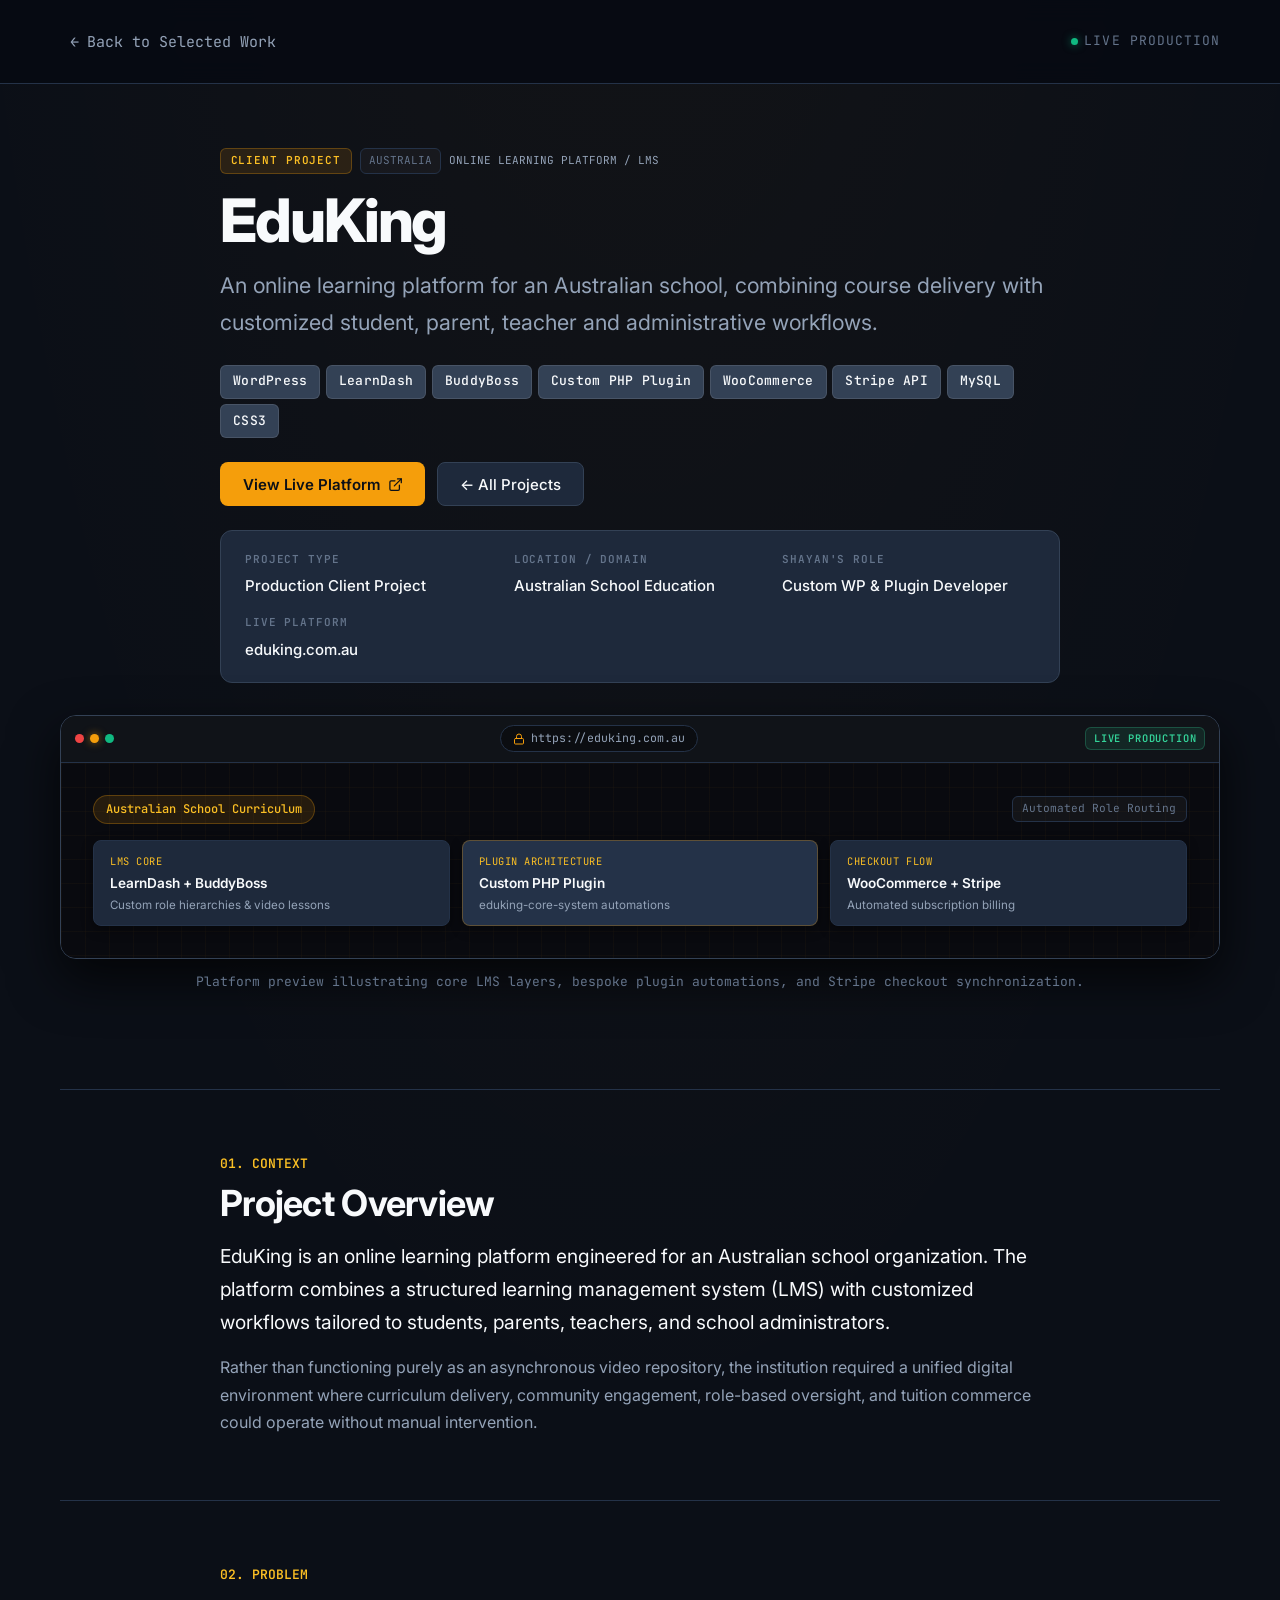
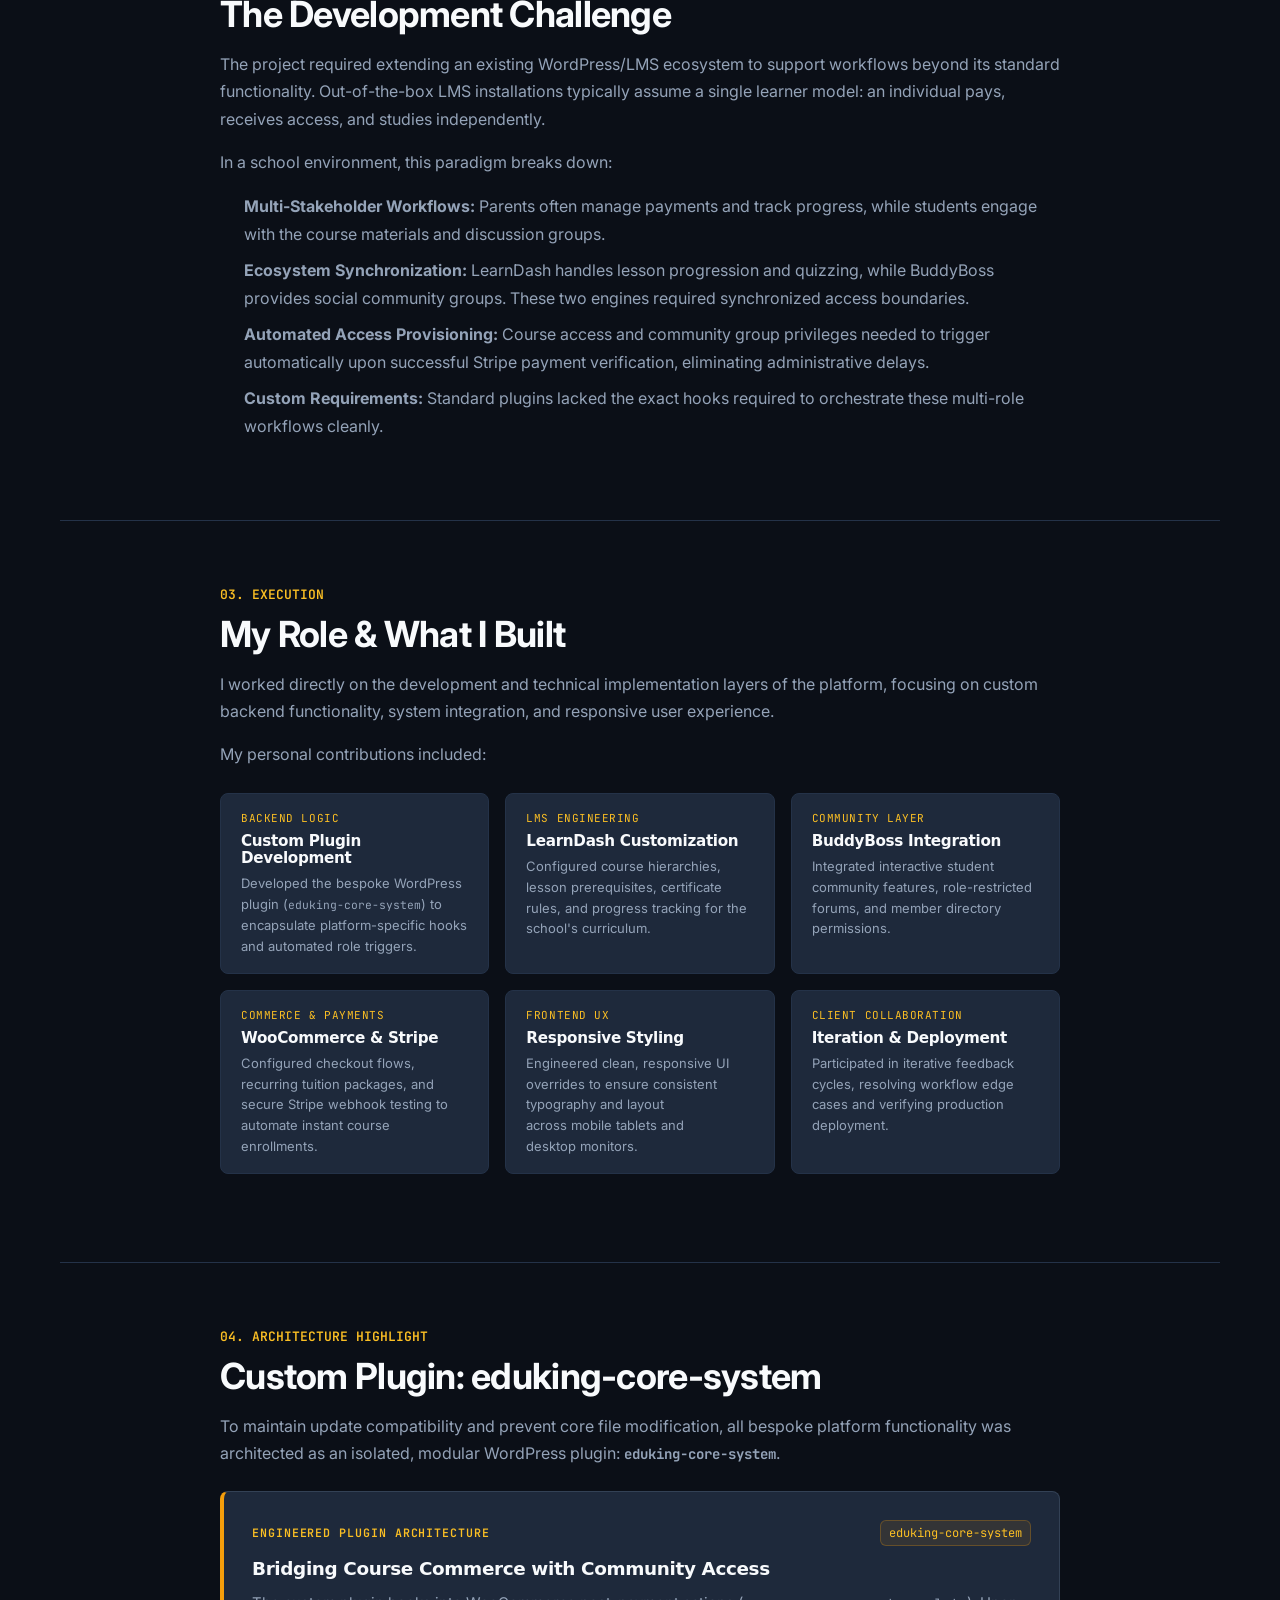
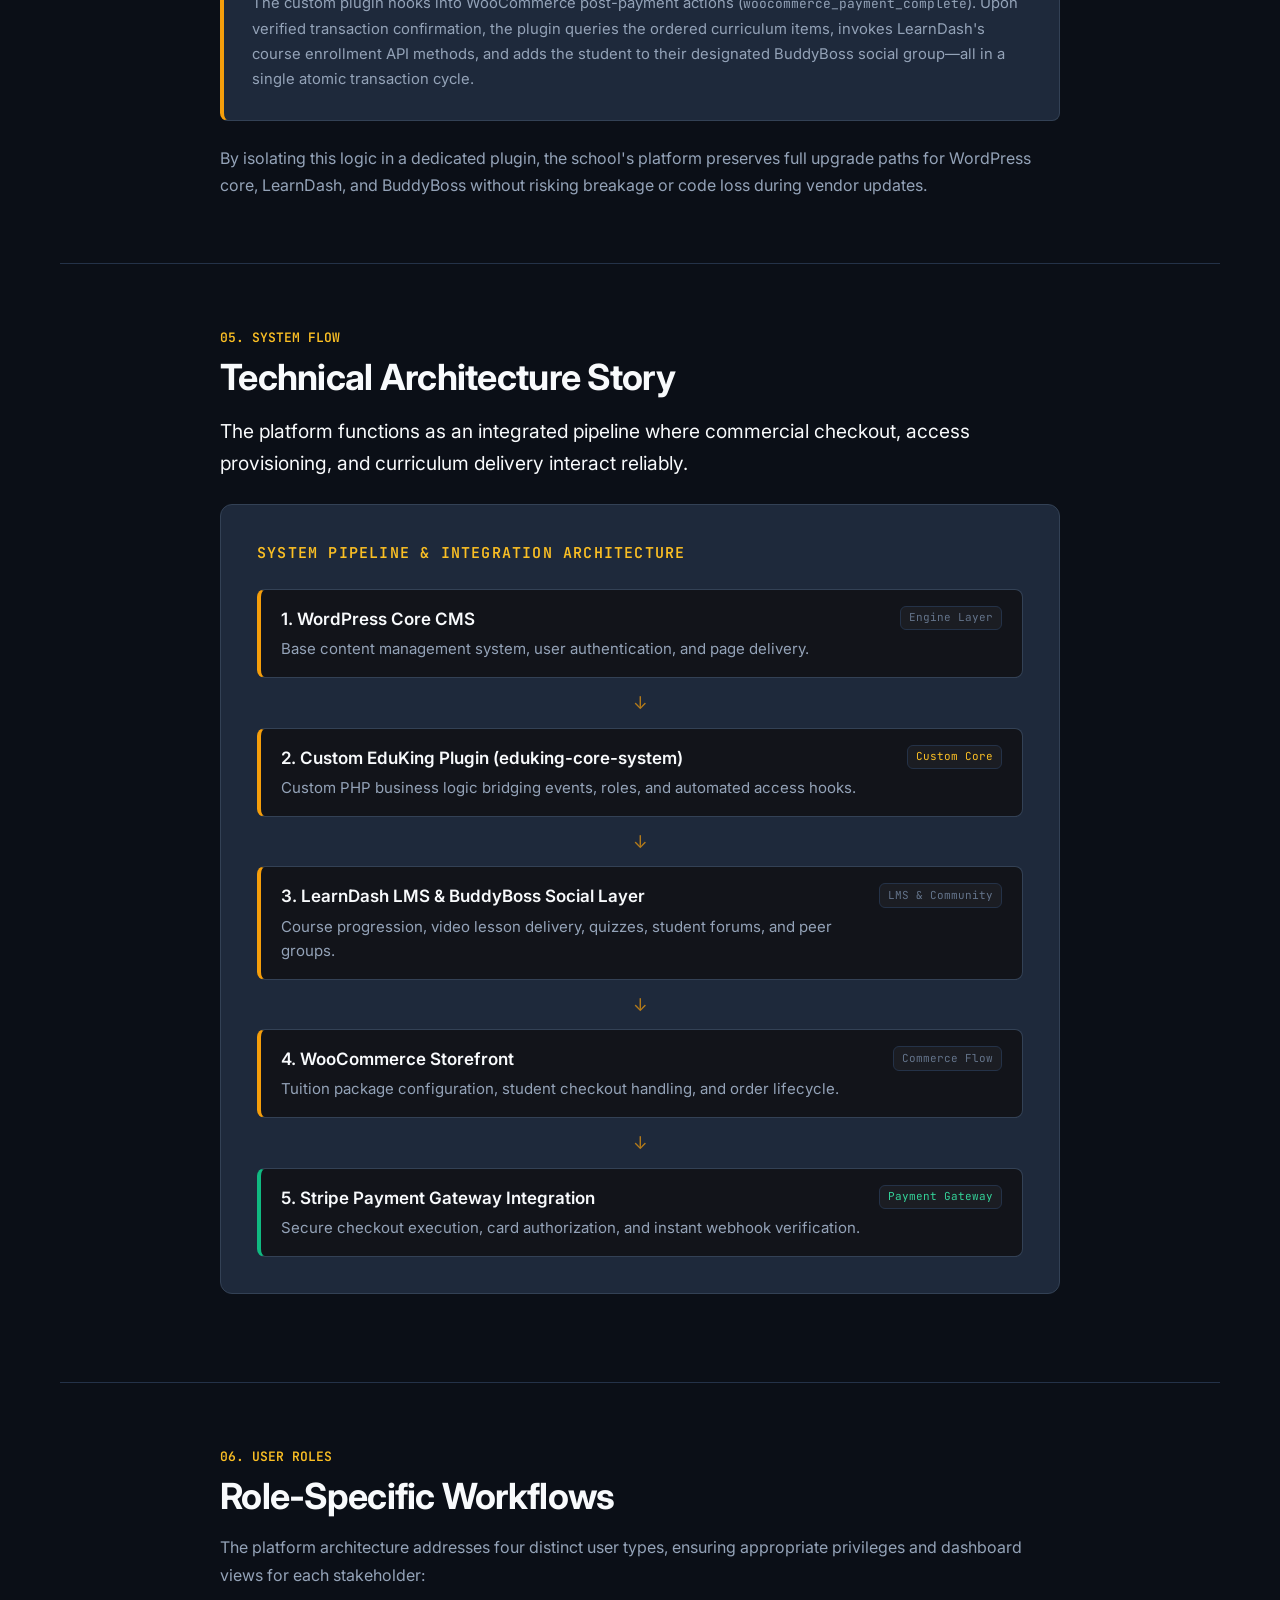
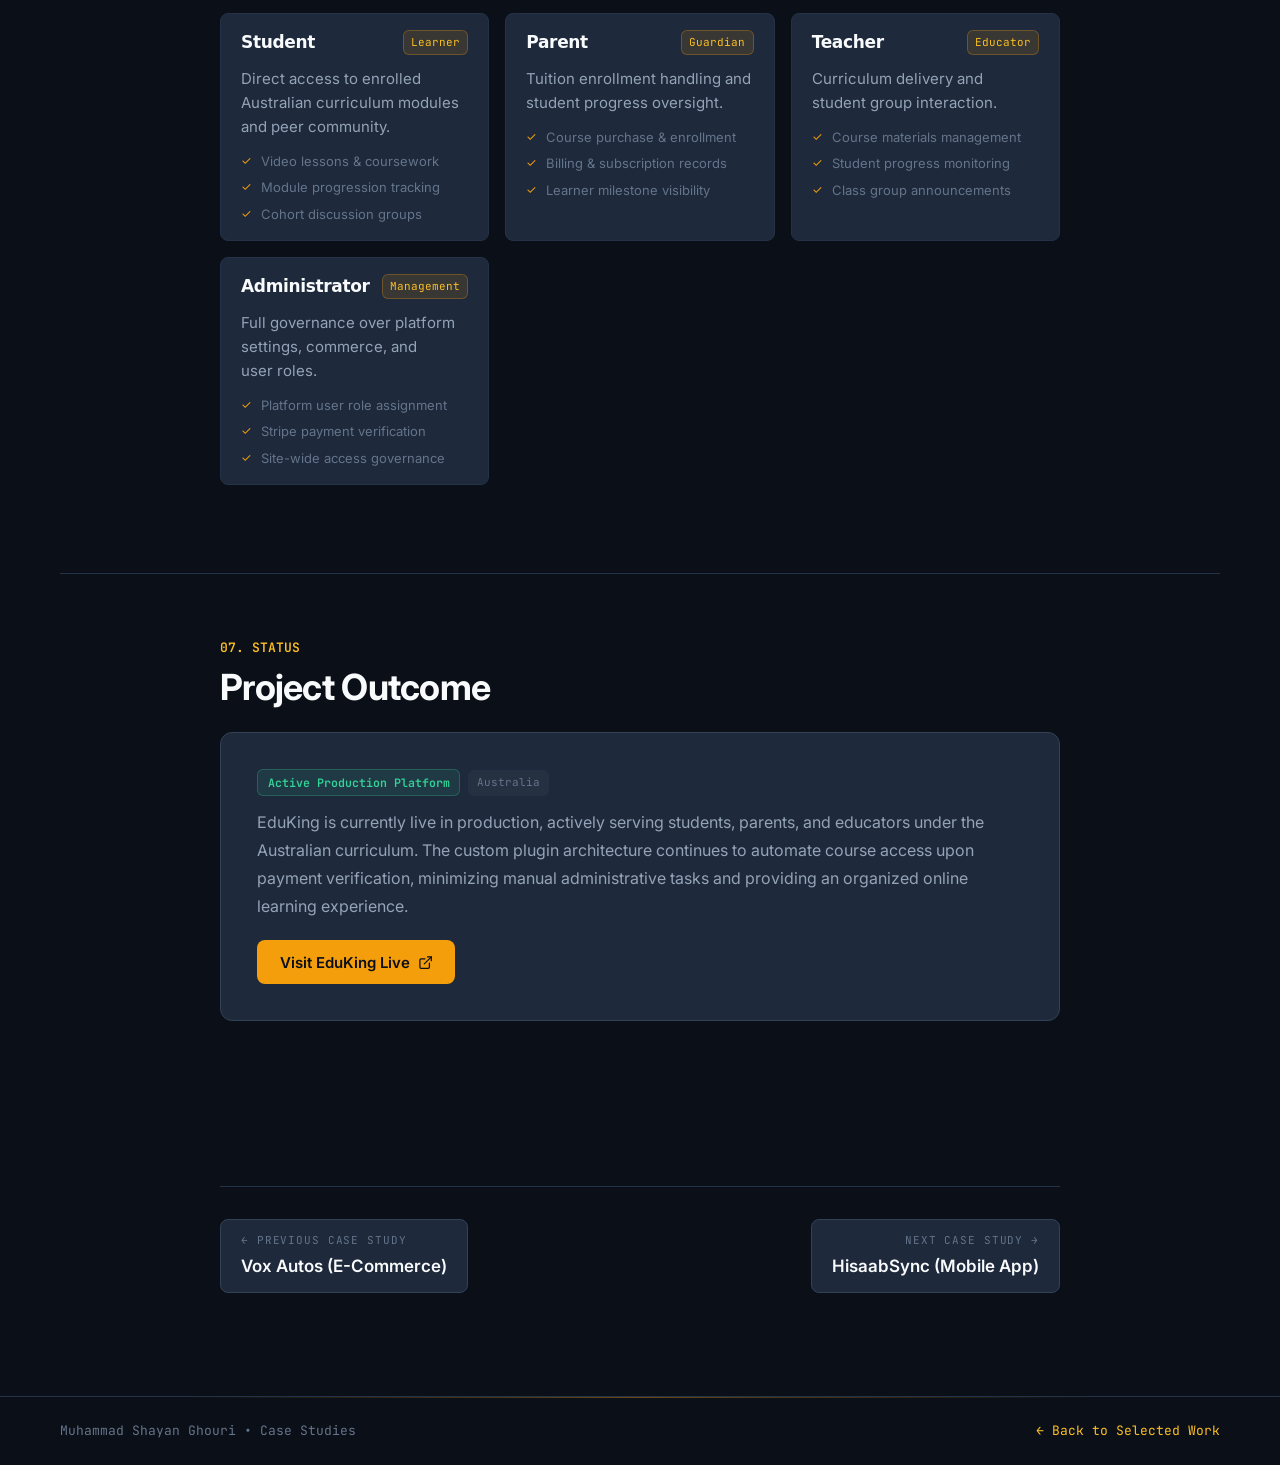
<file: work/eduking/index.html>
<!DOCTYPE html>
<html lang="en">

<head>
  <meta charset="UTF-8">
  <meta name="viewport" content="width=device-width, initial-scale=1.0">

  <!-- SEO Metadata (@SEOEngineer) -->
  <title>EduKing Case Study | LMS &amp; Custom Plugin Architecture — Muhammad Shayan Ghouri</title>
  <meta name="description"
    content="Case study of EduKing — an Australian online learning platform customized with bespoke WordPress plugin architecture, LearnDash, BuddyBoss, and WooCommerce Stripe integration.">
  <meta name="author" content="Muhammad Shayan Ghouri">
  <meta name="robots" content="index, follow">
  <link rel="canonical" href="https://ms-ghouri.github.io/Shayanportfolio/work/eduking/">
  <meta name="theme-color" content="#070A12">

  <!-- Favicon -->
  <link rel="icon" type="image/svg+xml" href="data:image/svg+xml,<svg xmlns='http://www.w3.org/2000/svg' viewBox='0 0 32 32'><rect width='32' height='32' rx='6' fill='%23090A0F'/><text x='16' y='23' font-family='Inter,sans-serif' font-size='18' font-weight='700' text-anchor='middle' fill='%233B82F6'>S</text></svg>">
  <link rel="apple-touch-icon" href="data:image/svg+xml,<svg xmlns='http://www.w3.org/2000/svg' viewBox='0 0 32 32'><rect width='32' height='32' rx='6' fill='%23090A0F'/><text x='16' y='23' font-family='Inter,sans-serif' font-size='18' font-weight='700' text-anchor='middle' fill='%233B82F6'>S</text></svg>">

  <!-- Open Graph Protocol -->
  <meta property="og:type" content="article">
  <meta property="og:title" content="EduKing Case Study | LMS &amp; Custom Plugin Architecture — Muhammad Shayan Ghouri">
  <meta property="og:description"
    content="Deep dive into the architecture, custom plugin development, and role workflows of the EduKing online school platform.">
  <meta property="og:url" content="https://ms-ghouri.github.io/Shayanportfolio/work/eduking/">
  <meta property="og:site_name" content="Muhammad Shayan Ghouri Portfolio">
  <meta property="og:image" content="https://ms-ghouri.github.io/Shayanportfolio/assets/img/og-preview.png">
  <meta name="twitter:card" content="summary_large_image">
  <meta name="twitter:image" content="https://ms-ghouri.github.io/Shayanportfolio/assets/img/og-preview.png">

  <!-- Google Fonts: Inter & JetBrains Mono -->
  <link rel="preconnect" href="https://fonts.googleapis.com">
  <link rel="preconnect" href="https://fonts.gstatic.com" crossorigin>
  <link href="https://fonts.googleapis.com/css2?family=Inter:wght@400;500;600;700;800&family=JetBrains+Mono:wght@400;500;600&display=swap" rel="stylesheet">

  <!-- Modular Design System Stylesheets -->
  <link rel="stylesheet" href="../../assets/css/variables.css?v=2.0">
  <link rel="stylesheet" href="../../assets/css/reset.css?v=2.0">
  <link rel="stylesheet" href="../../assets/css/layout.css?v=2.0">
  <link rel="stylesheet" href="../../assets/css/components.css?v=2.0">
  <link rel="stylesheet" href="../../assets/css/case-study.css?v=2.0">
</head>

<body class="case-study-page">

  <!-- Accessible Skip Link -->
  <a href="#case-study-main" class="skip-link">Skip to case study content</a>

  <!-- Top Sticky Navigation Bar -->
  <nav class="case-study-nav-bar" aria-label="Case Study Navigation">
    <div class="case-study-container nav-bar-inner">
      <a href="../../index.html#projects" class="nav-back-link" aria-label="Return to Selected Work on homepage">
        <span class="nav-back-arrow" aria-hidden="true">&larr;</span>
        <span>Back to Selected Work</span>
      </a>

      <div class="nav-status-indicator" aria-label="Project Status: Live Production Client Project">
        <span class="status-dot-pulse" aria-hidden="true"></span>
        <span>Live Production</span>
      </div>
    </div>
  </nav>

  <!-- Main Case Study Content -->
  <main id="case-study-main" class="case-study-main">
    <div class="case-study-container">

      <!-- Case Study Header -->
      <header class="case-study-hero">
        <div class="case-study-content-narrow">
          <div class="hero-meta-strip">
            <span class="badge-project-type">CLIENT PROJECT</span>
            <span class="badge-project-region">AUSTRALIA</span>
            <span class="badge-project-category">ONLINE LEARNING PLATFORM / LMS</span>
          </div>

          <h1 class="case-study-title">EduKing</h1>

          <p class="case-study-tagline">
            An online learning platform for an Australian school, combining course delivery with customized student, parent, teacher and administrative workflows.
          </p>

          <!-- Tech Chips -->
          <div class="tech-pills-list" aria-label="Technologies used in EduKing" style="margin-bottom: var(--space-6);">
            <span class="tech-tag-pill">WordPress</span>
            <span class="tech-tag-pill">LearnDash</span>
            <span class="tech-tag-pill">BuddyBoss</span>
            <span class="tech-tag-pill">Custom PHP Plugin</span>
            <span class="tech-tag-pill">WooCommerce</span>
            <span class="tech-tag-pill">Stripe API</span>
            <span class="tech-tag-pill">MySQL</span>
            <span class="tech-tag-pill">CSS3</span>
          </div>

          <!-- Hero Action CTAs -->
          <div class="hero-actions-group">
            <a href="https://eduking.com.au" target="_blank" rel="noopener noreferrer" class="btn btn-project-primary" aria-label="Visit EduKing live platform in Australia (opens in new tab)">
              <span>View Live Platform</span>
              <svg class="icon-svg-sm" viewBox="0 0 24 24" fill="none" stroke="currentColor" stroke-width="2" stroke-linecap="round" stroke-linejoin="round" aria-hidden="true">
                <path d="M18 13v6a2 2 0 0 1-2 2H5a2 2 0 0 1-2-2V8a2 2 0 0 1 2-2h6" />
                <polyline points="15 3 21 3 21 9" />
                <line x1="10" y1="14" x2="21" y2="3" />
              </svg>
            </a>
            <a href="../../index.html#projects" class="btn btn-project-secondary">
              <span>&larr; All Projects</span>
            </a>
          </div>

          <!-- Metadata Quick Grid -->
          <div class="project-meta-grid" role="region" aria-label="Project Metadata">
            <div class="meta-item">
              <span class="meta-label">Project Type</span>
              <span class="meta-value">Production Client Project</span>
            </div>
            <div class="meta-item">
              <span class="meta-label">Location / Domain</span>
              <span class="meta-value">Australian School Education</span>
            </div>
            <div class="meta-item">
              <span class="meta-label">Shayan's Role</span>
              <span class="meta-value">Custom WP &amp; Plugin Developer</span>
            </div>
            <div class="meta-item">
              <span class="meta-label">Live Platform</span>
              <span class="meta-value">eduking.com.au</span>
            </div>
          </div>
        </div>

        <!-- Large Visual Stage (Browser Frame Mockup) -->
        <div class="case-study-visual-hero">
          <div class="visual-mockup-frame">
            <div class="browser-header">
              <div class="browser-dots">
                <span class="dot-red"></span>
                <span class="dot-amber"></span>
                <span class="dot-green"></span>
              </div>
              <div class="browser-address-bar">
                <svg class="icon-lock" viewBox="0 0 24 24" fill="none" stroke="currentColor" stroke-width="2" stroke-linecap="round" stroke-linejoin="round" aria-hidden="true">
                  <rect x="3" y="11" width="18" height="11" rx="2" ry="2" />
                  <path d="M7 11V7a5 5 0 0 1 10 0v4" />
                </svg>
                <span>https://eduking.com.au</span>
              </div>
              <div class="browser-actions">
                <span class="browser-badge-live">LIVE PRODUCTION</span>
              </div>
            </div>

            <div class="browser-viewport">
              <div class="viewport-canvas lms-canvas">
                <div class="canvas-grid-pattern" aria-hidden="true"></div>
                <div class="canvas-content-preview">
                  <div class="preview-hero-bar">
                    <span class="preview-pill">Australian School Curriculum</span>
                    <span class="preview-badge-status">Automated Role Routing</span>
                  </div>
                  <div class="preview-cards-row">
                    <div class="preview-card-item">
                      <span class="card-item-tag">LMS Core</span>
                      <strong class="card-item-title">LearnDash + BuddyBoss</strong>
                      <span class="card-item-sub">Custom role hierarchies &amp; video lessons</span>
                    </div>
                    <div class="preview-card-item preview-card-highlight">
                      <span class="card-item-tag">Plugin Architecture</span>
                      <strong class="card-item-title">Custom PHP Plugin</strong>
                      <span class="card-item-sub">eduking-core-system automations</span>
                    </div>
                    <div class="preview-card-item">
                      <span class="card-item-tag">Checkout Flow</span>
                      <strong class="card-item-title">WooCommerce + Stripe</strong>
                      <span class="card-item-sub">Automated subscription billing</span>
                    </div>
                  </div>
                </div>
              </div>
            </div>
          </div>
          <p class="mockup-caption">Platform preview illustrating core LMS layers, bespoke plugin automations, and Stripe checkout synchronization.</p>
        </div>
      </header>

      <!-- Section: Overview -->
      <section class="case-study-section" aria-labelledby="overview-heading">
        <div class="case-study-content-narrow">
          <span class="section-eyebrow-cs">01. CONTEXT</span>
          <h2 id="overview-heading" class="section-heading-cs">Project Overview</h2>
          <div class="cs-prose">
            <p class="cs-lead">
              EduKing is an online learning platform engineered for an Australian school organization. The platform combines a structured learning management system (LMS) with customized workflows tailored to students, parents, teachers, and school administrators.
            </p>
            <p>
              Rather than functioning purely as an asynchronous video repository, the institution required a unified digital environment where curriculum delivery, community engagement, role-based oversight, and tuition commerce could operate without manual intervention.
            </p>
          </div>
        </div>
      </section>

      <!-- Section: The Challenge -->
      <section class="case-study-section" aria-labelledby="challenge-heading">
        <div class="case-study-content-narrow">
          <span class="section-eyebrow-cs">02. PROBLEM</span>
          <h2 id="challenge-heading" class="section-heading-cs">The Development Challenge</h2>
          <div class="cs-prose">
            <p>
              The project required extending an existing WordPress/LMS ecosystem to support workflows beyond its standard functionality. Out-of-the-box LMS installations typically assume a single learner model: an individual pays, receives access, and studies independently.
            </p>
            <p>
              In a school environment, this paradigm breaks down:
            </p>
            <ul style="padding-left: 1.5rem; margin-block: var(--space-4); display: flex; flex-direction: column; gap: var(--space-2);">
              <li><strong>Multi-Stakeholder Workflows:</strong> Parents often manage payments and track progress, while students engage with the course materials and discussion groups.</li>
              <li><strong>Ecosystem Synchronization:</strong> LearnDash handles lesson progression and quizzing, while BuddyBoss provides social community groups. These two engines required synchronized access boundaries.</li>
              <li><strong>Automated Access Provisioning:</strong> Course access and community group privileges needed to trigger automatically upon successful Stripe payment verification, eliminating administrative delays.</li>
              <li><strong>Custom Requirements:</strong> Standard plugins lacked the exact hooks required to orchestrate these multi-role workflows cleanly.</li>
            </ul>
          </div>
        </div>
      </section>

      <!-- Section: My Role & Contribution -->
      <section class="case-study-section" aria-labelledby="role-heading">
        <div class="case-study-content-narrow">
          <span class="section-eyebrow-cs">03. EXECUTION</span>
          <h2 id="role-heading" class="section-heading-cs">My Role &amp; What I Built</h2>
          <div class="cs-prose">
            <p>
              I worked directly on the development and technical implementation layers of the platform, focusing on custom backend functionality, system integration, and responsive user experience.
            </p>
            <p>
              My personal contributions included:
            </p>
          </div>

          <div class="cs-features-grid">
            <div class="cs-feature-card">
              <span class="feature-tag-mini">Backend Logic</span>
              <h3 class="cs-feature-title">Custom Plugin Development</h3>
              <p class="cs-feature-desc">Developed the bespoke WordPress plugin (<code>eduking-core-system</code>) to encapsulate platform-specific hooks and automated role triggers.</p>
            </div>

            <div class="cs-feature-card">
              <span class="feature-tag-mini">LMS Engineering</span>
              <h3 class="cs-feature-title">LearnDash Customization</h3>
              <p class="cs-feature-desc">Configured course hierarchies, lesson prerequisites, certificate rules, and progress tracking for the school's curriculum.</p>
            </div>

            <div class="cs-feature-card">
              <span class="feature-tag-mini">Community Layer</span>
              <h3 class="cs-feature-title">BuddyBoss Integration</h3>
              <p class="cs-feature-desc">Integrated interactive student community features, role-restricted forums, and member directory permissions.</p>
            </div>

            <div class="cs-feature-card">
              <span class="feature-tag-mini">Commerce &amp; Payments</span>
              <h3 class="cs-feature-title">WooCommerce &amp; Stripe</h3>
              <p class="cs-feature-desc">Configured checkout flows, recurring tuition packages, and secure Stripe webhook testing to automate instant course enrollments.</p>
            </div>

            <div class="cs-feature-card">
              <span class="feature-tag-mini">Frontend UX</span>
              <h3 class="cs-feature-title">Responsive Styling</h3>
              <p class="cs-feature-desc">Engineered clean, responsive UI overrides to ensure consistent typography and layout across mobile tablets and desktop monitors.</p>
            </div>

            <div class="cs-feature-card">
              <span class="feature-tag-mini">Client Collaboration</span>
              <h3 class="cs-feature-title">Iteration &amp; Deployment</h3>
              <p class="cs-feature-desc">Participated in iterative feedback cycles, resolving workflow edge cases and verifying production deployment.</p>
            </div>
          </div>
        </div>
      </section>

      <!-- Section: The Custom Plugin Spotlight -->
      <section class="case-study-section" aria-labelledby="plugin-heading">
        <div class="case-study-content-narrow">
          <span class="section-eyebrow-cs">04. ARCHITECTURE HIGHLIGHT</span>
          <h2 id="plugin-heading" class="section-heading-cs">Custom Plugin: eduking-core-system</h2>
          <div class="cs-prose">
            <p>
              To maintain update compatibility and prevent core file modification, all bespoke platform functionality was architected as an isolated, modular WordPress plugin: <strong><code>eduking-core-system</code></strong>.
            </p>
          </div>

          <div class="engineering-spotlight-box">
            <div class="spotlight-header">
              <span class="spotlight-badge">Engineered Plugin Architecture</span>
              <span class="plugin-slug-tag">eduking-core-system</span>
            </div>
            <h3 class="spotlight-title">Bridging Course Commerce with Community Access</h3>
            <p class="spotlight-text">
              The custom plugin hooks into WooCommerce post-payment actions (<code>woocommerce_payment_complete</code>). Upon verified transaction confirmation, the plugin queries the ordered curriculum items, invokes LearnDash's course enrollment API methods, and adds the student to their designated BuddyBoss social group—all in a single atomic transaction cycle.
            </p>
          </div>

          <div class="cs-prose">
            <p>
              By isolating this logic in a dedicated plugin, the school's platform preserves full upgrade paths for WordPress core, LearnDash, and BuddyBoss without risking breakage or code loss during vendor updates.
            </p>
          </div>
        </div>
      </section>

      <!-- Section: Technical Integration Story & Architecture Flow -->
      <section class="case-study-section" aria-labelledby="architecture-heading">
        <div class="case-study-content-narrow">
          <span class="section-eyebrow-cs">05. SYSTEM FLOW</span>
          <h2 id="architecture-heading" class="section-heading-cs">Technical Architecture Story</h2>
          <p class="cs-lead">
            The platform functions as an integrated pipeline where commercial checkout, access provisioning, and curriculum delivery interact reliably.
          </p>

          <div class="architecture-card">
            <div class="architecture-card-header">
              <div class="architecture-title">
                <span>System Pipeline &amp; Integration Architecture</span>
              </div>
            </div>

            <div class="architecture-flow">
              <!-- Node 1 -->
              <div class="flow-node">
                <div class="flow-node-content">
                  <strong class="flow-node-title">1. WordPress Core CMS</strong>
                  <span class="flow-node-desc">Base content management system, user authentication, and page delivery.</span>
                </div>
                <span class="flow-node-badge">Engine Layer</span>
              </div>

              <div class="flow-arrow-down" aria-hidden="true">&darr;</div>

              <!-- Node 2 -->
              <div class="flow-node" style="border-left-color: #F59E0B;">
                <div class="flow-node-content">
                  <strong class="flow-node-title">2. Custom EduKing Plugin (eduking-core-system)</strong>
                  <span class="flow-node-desc">Custom PHP business logic bridging events, roles, and automated access hooks.</span>
                </div>
                <span class="flow-node-badge" style="color: #FBBF24;">Custom Core</span>
              </div>

              <div class="flow-arrow-down" aria-hidden="true">&darr;</div>

              <!-- Node 3 -->
              <div class="flow-node">
                <div class="flow-node-content">
                  <strong class="flow-node-title">3. LearnDash LMS &amp; BuddyBoss Social Layer</strong>
                  <span class="flow-node-desc">Course progression, video lesson delivery, quizzes, student forums, and peer groups.</span>
                </div>
                <span class="flow-node-badge">LMS &amp; Community</span>
              </div>

              <div class="flow-arrow-down" aria-hidden="true">&darr;</div>

              <!-- Node 4 -->
              <div class="flow-node">
                <div class="flow-node-content">
                  <strong class="flow-node-title">4. WooCommerce Storefront</strong>
                  <span class="flow-node-desc">Tuition package configuration, student checkout handling, and order lifecycle.</span>
                </div>
                <span class="flow-node-badge">Commerce Flow</span>
              </div>

              <div class="flow-arrow-down" aria-hidden="true">&darr;</div>

              <!-- Node 5 -->
              <div class="flow-node" style="border-left-color: #10B981;">
                <div class="flow-node-content">
                  <strong class="flow-node-title">5. Stripe Payment Gateway Integration</strong>
                  <span class="flow-node-desc">Secure checkout execution, card authorization, and instant webhook verification.</span>
                </div>
                <span class="flow-node-badge" style="color: #34D399;">Payment Gateway</span>
              </div>
            </div>
          </div>
        </div>
      </section>

      <!-- Section: User Roles & Workflows -->
      <section class="case-study-section" aria-labelledby="roles-heading">
        <div class="case-study-content-narrow">
          <span class="section-eyebrow-cs">06. USER ROLES</span>
          <h2 id="roles-heading" class="section-heading-cs">Role-Specific Workflows</h2>
          <p class="cs-prose">
            The platform architecture addresses four distinct user types, ensuring appropriate privileges and dashboard views for each stakeholder:
          </p>

          <div class="user-flows-grid">
            <!-- Student -->
            <div class="user-role-card">
              <div class="role-card-header">
                <h3 class="role-title">Student</h3>
                <span class="role-badge">Learner</span>
              </div>
              <p class="role-desc">Direct access to enrolled Australian curriculum modules and peer community.</p>
              <ul class="role-checklist">
                <li>Video lessons &amp; coursework</li>
                <li>Module progression tracking</li>
                <li>Cohort discussion groups</li>
              </ul>
            </div>

            <!-- Parent -->
            <div class="user-role-card">
              <div class="role-card-header">
                <h3 class="role-title">Parent</h3>
                <span class="role-badge">Guardian</span>
              </div>
              <p class="role-desc">Tuition enrollment handling and student progress oversight.</p>
              <ul class="role-checklist">
                <li>Course purchase &amp; enrollment</li>
                <li>Billing &amp; subscription records</li>
                <li>Learner milestone visibility</li>
              </ul>
            </div>

            <!-- Teacher -->
            <div class="user-role-card">
              <div class="role-card-header">
                <h3 class="role-title">Teacher</h3>
                <span class="role-badge">Educator</span>
              </div>
              <p class="role-desc">Curriculum delivery and student group interaction.</p>
              <ul class="role-checklist">
                <li>Course materials management</li>
                <li>Student progress monitoring</li>
                <li>Class group announcements</li>
              </ul>
            </div>

            <!-- Admin -->
            <div class="user-role-card">
              <div class="role-card-header">
                <h3 class="role-title">Administrator</h3>
                <span class="role-badge">Management</span>
              </div>
              <p class="role-desc">Full governance over platform settings, commerce, and user roles.</p>
              <ul class="role-checklist">
                <li>Platform user role assignment</li>
                <li>Stripe payment verification</li>
                <li>Site-wide access governance</li>
              </ul>
            </div>
          </div>
        </div>
      </section>

      <!-- Section: Outcome & Current State -->
      <section class="case-study-section" aria-labelledby="outcome-heading">
        <div class="case-study-content-narrow">
          <span class="section-eyebrow-cs">07. STATUS</span>
          <h2 id="outcome-heading" class="section-heading-cs">Project Outcome</h2>

          <div class="outcome-box">
            <div class="outcome-badge-row">
              <span class="outcome-status-badge">Active Production Platform</span>
              <span class="badge-project-region">Australia</span>
            </div>
            <p class="cs-prose">
              EduKing is currently live in production, actively serving students, parents, and educators under the Australian curriculum. The custom plugin architecture continues to automate course access upon payment verification, minimizing manual administrative tasks and providing an organized online learning experience.
            </p>
            <div style="margin-top: var(--space-2);">
              <a href="https://eduking.com.au" target="_blank" rel="noopener noreferrer" class="btn btn-project-primary" aria-label="Visit EduKing live platform (opens in new tab)">
                <span>Visit EduKing Live</span>
                <svg class="icon-svg-sm" viewBox="0 0 24 24" fill="none" stroke="currentColor" stroke-width="2" stroke-linecap="round" stroke-linejoin="round" aria-hidden="true">
                  <path d="M18 13v6a2 2 0 0 1-2 2H5a2 2 0 0 1-2-2V8a2 2 0 0 1 2-2h6" />
                  <polyline points="15 3 21 3 21 9" />
                  <line x1="10" y1="14" x2="21" y2="3" />
                </svg>
              </a>
            </div>
          </div>
        </div>
      </section>

      <!-- Previous / Next Case Study Navigation Footer -->
      <footer class="case-study-content-narrow">
        <div class="case-study-nav-footer">
          <a href="../vox-autos/" class="nav-project-btn" aria-label="Previous case study: Vox Autos">
            <span class="nav-dir-label">&larr; Previous Case Study</span>
            <span class="nav-project-name">Vox Autos (E-Commerce)</span>
          </a>

          <a href="../hisaabsync/" class="nav-project-btn next" aria-label="Next case study: HisaabSync">
            <span class="nav-dir-label">Next Case Study &rarr;</span>
            <span class="nav-project-name">HisaabSync (Mobile App)</span>
          </a>
        </div>
      </footer>

    </div>
  </main>

  <!-- Clean Footer Landmark -->
  <footer class="site-footer" role="contentinfo" style="border-top: 1px solid var(--border-subtle); padding-block: var(--space-6);">
    <div class="case-study-container flex items-center justify-between" style="font-family: var(--font-mono); font-size: var(--font-size-xs); color: var(--foreground-subtle);">
      <span>Muhammad Shayan Ghouri &bull; Case Studies</span>
      <a href="../../index.html#projects" style="color: var(--accent-light); text-decoration: none;">&larr; Back to Selected Work</a>
    </div>
  </footer>

</body>

</html>
</file>
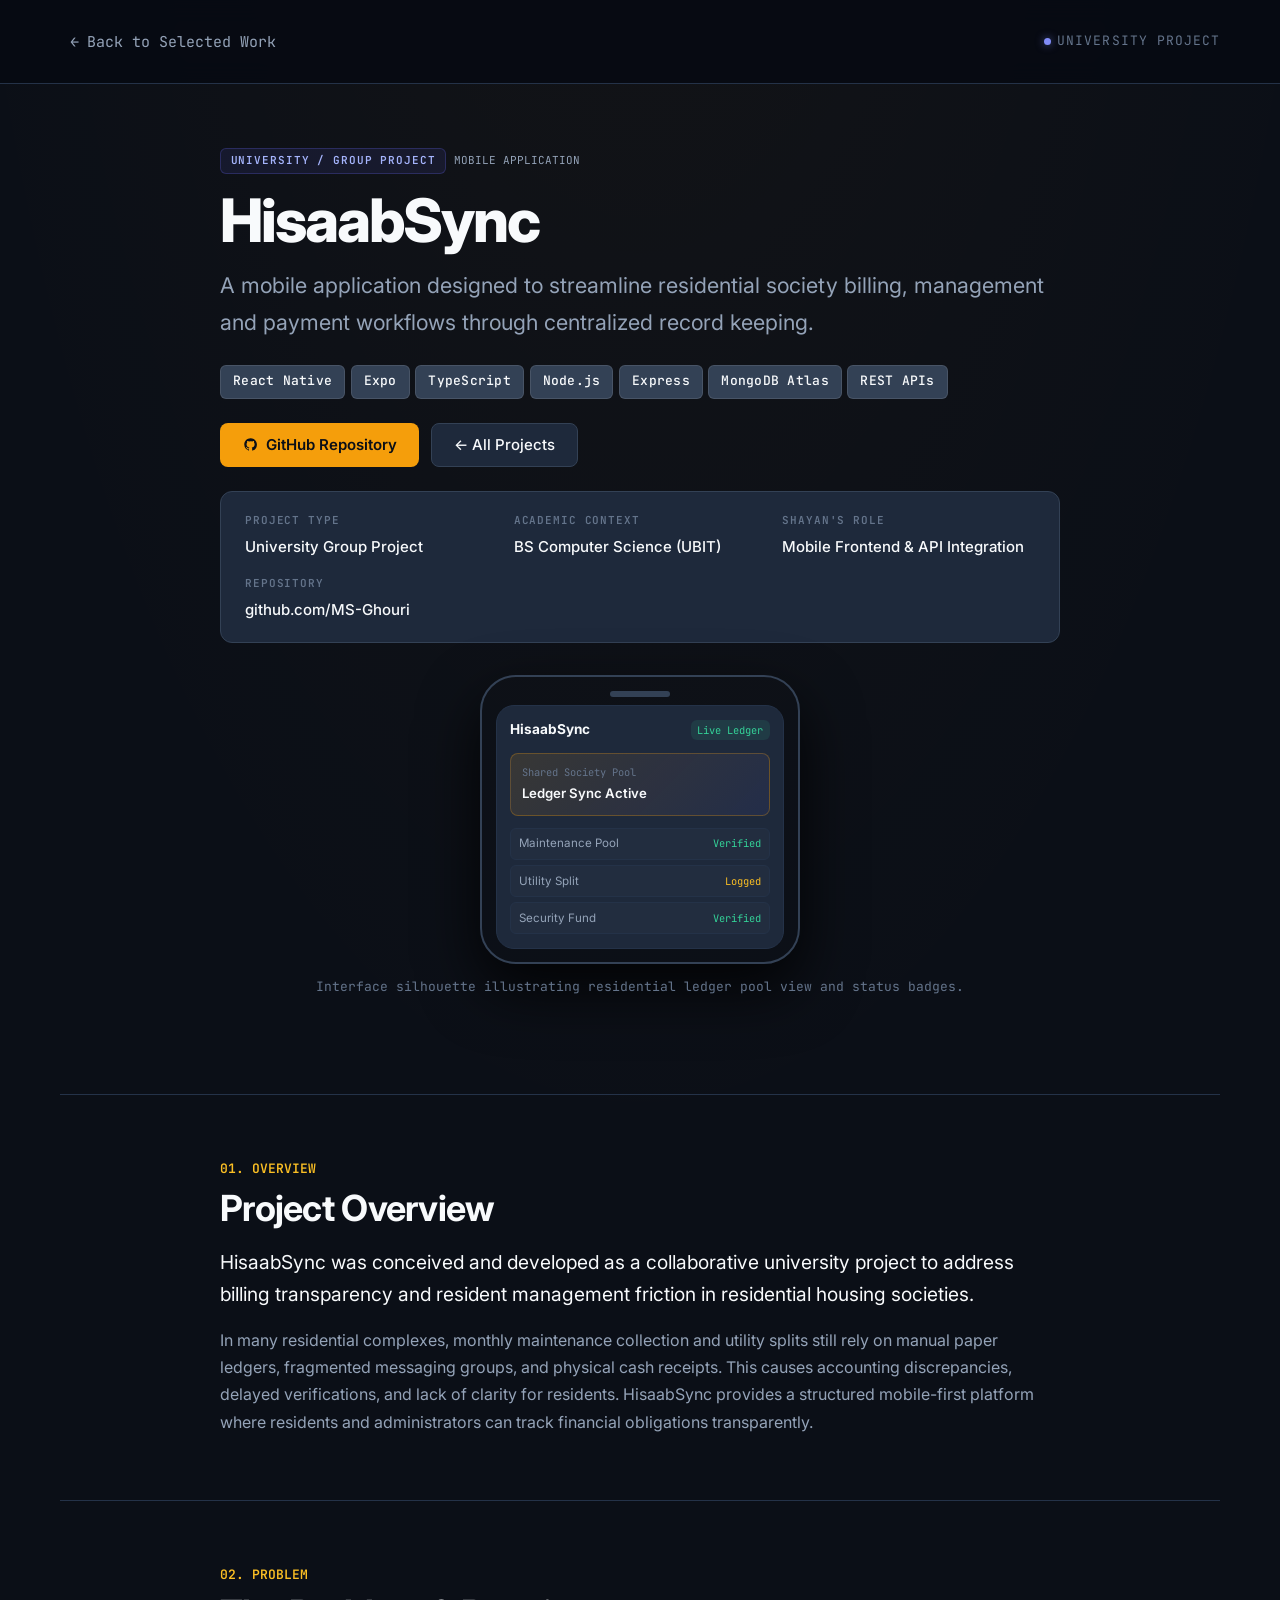
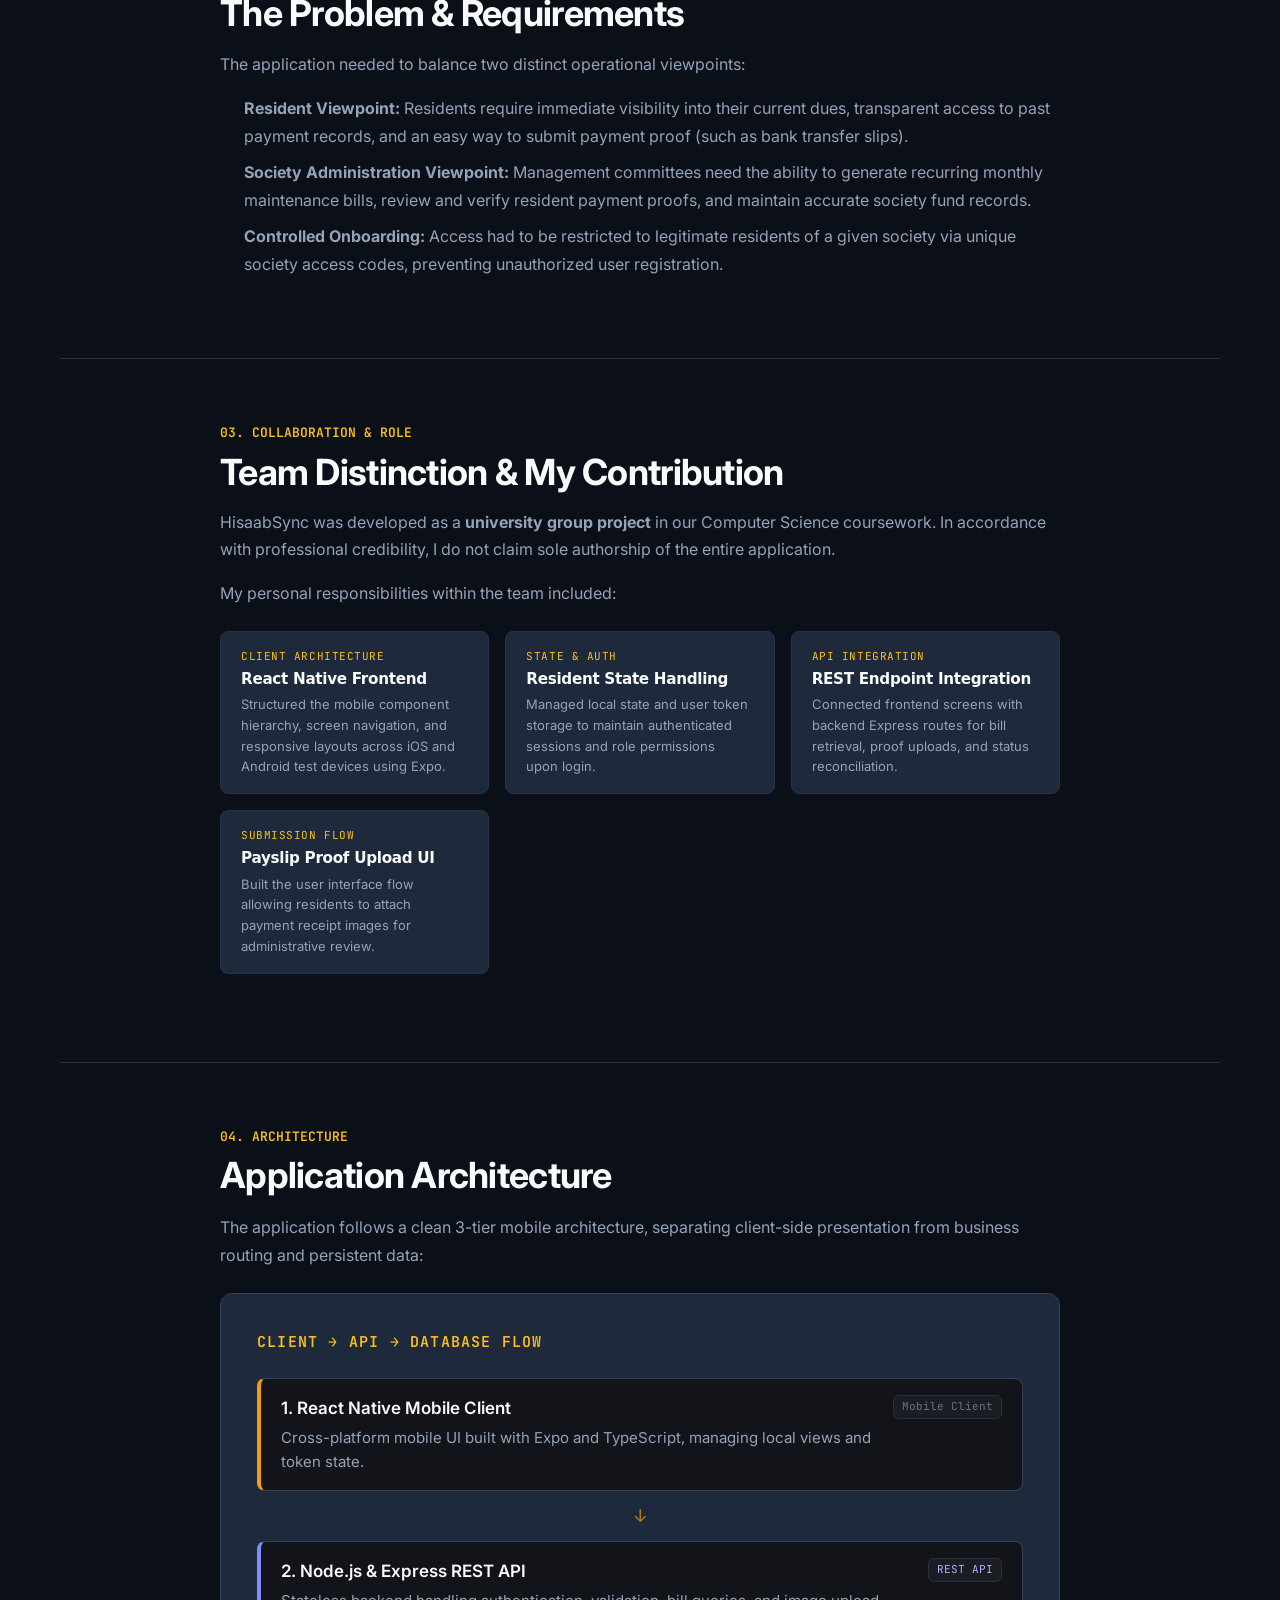
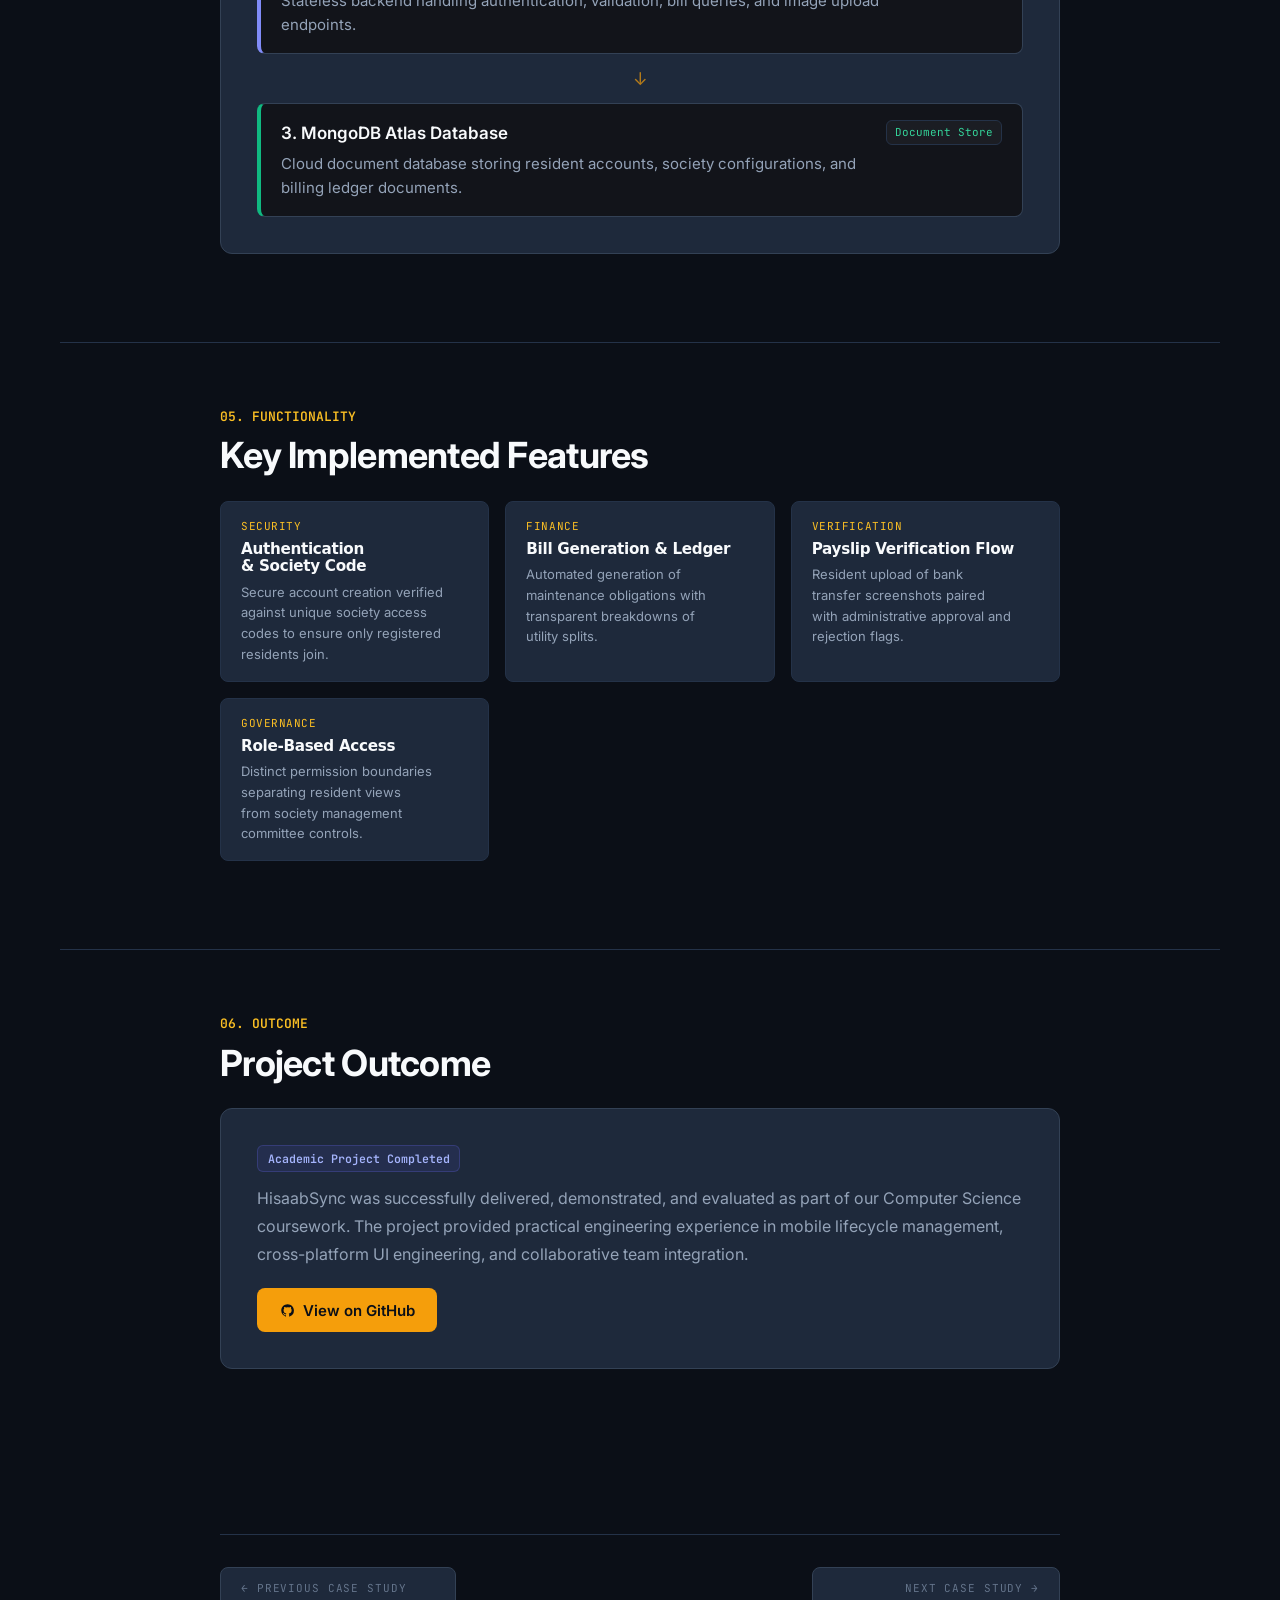
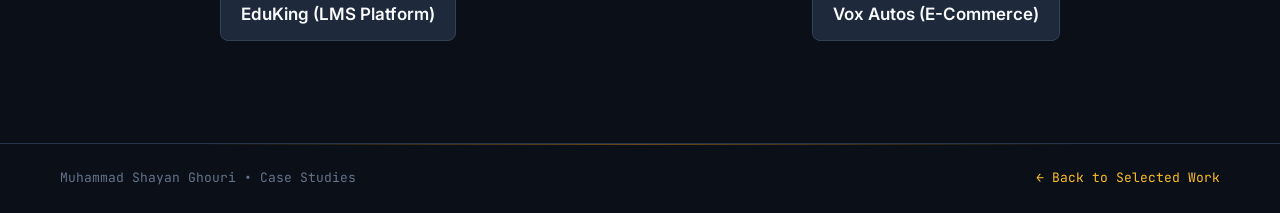
<file: work/hisaabsync/index.html>
<!DOCTYPE html>
<html lang="en">

<head>
  <meta charset="UTF-8">
  <meta name="viewport" content="width=device-width, initial-scale=1.0">

  <!-- SEO Metadata (@SEOEngineer) -->
  <title>HisaabSync Case Study | Mobile Society Ledger &amp; Management — Muhammad Shayan Ghouri</title>
  <meta name="description"
    content="Case study of HisaabSync — a university group mobile application built with React Native, Node.js, Express, and MongoDB Atlas for residential society expense tracking.">
  <meta name="author" content="Muhammad Shayan Ghouri">
  <meta name="robots" content="index, follow">
  <link rel="canonical" href="https://ms-ghouri.github.io/Shayanportfolio/work/hisaabsync/">
  <meta name="theme-color" content="#070A12">

  <!-- Favicon -->
  <link rel="icon" type="image/svg+xml" href="data:image/svg+xml,<svg xmlns='http://www.w3.org/2000/svg' viewBox='0 0 32 32'><rect width='32' height='32' rx='6' fill='%23090A0F'/><text x='16' y='23' font-family='Inter,sans-serif' font-size='18' font-weight='700' text-anchor='middle' fill='%233B82F6'>S</text></svg>">
  <link rel="apple-touch-icon" href="data:image/svg+xml,<svg xmlns='http://www.w3.org/2000/svg' viewBox='0 0 32 32'><rect width='32' height='32' rx='6' fill='%23090A0F'/><text x='16' y='23' font-family='Inter,sans-serif' font-size='18' font-weight='700' text-anchor='middle' fill='%233B82F6'>S</text></svg>">

  <!-- Open Graph Protocol -->
  <meta property="og:type" content="article">
  <meta property="og:title" content="HisaabSync Case Study | Mobile Society Ledger &amp; Management — Muhammad Shayan Ghouri">
  <meta property="og:description"
    content="Technical case study detailing mobile architecture, REST integration, and collaborative development for HisaabSync.">
  <meta property="og:url" content="https://ms-ghouri.github.io/Shayanportfolio/work/hisaabsync/">
  <meta property="og:site_name" content="Muhammad Shayan Ghouri Portfolio">
  <meta property="og:image" content="https://ms-ghouri.github.io/Shayanportfolio/assets/img/og-preview.png">
  <meta name="twitter:card" content="summary_large_image">
  <meta name="twitter:image" content="https://ms-ghouri.github.io/Shayanportfolio/assets/img/og-preview.png">

  <!-- Google Fonts: Inter & JetBrains Mono -->
  <link rel="preconnect" href="https://fonts.googleapis.com">
  <link rel="preconnect" href="https://fonts.gstatic.com" crossorigin>
  <link href="https://fonts.googleapis.com/css2?family=Inter:wght@400;500;600;700;800&family=JetBrains+Mono:wght@400;500;600&display=swap" rel="stylesheet">

  <!-- Modular Design System Stylesheets -->
  <link rel="stylesheet" href="../../assets/css/variables.css?v=2.0">
  <link rel="stylesheet" href="../../assets/css/reset.css?v=2.0">
  <link rel="stylesheet" href="../../assets/css/layout.css?v=2.0">
  <link rel="stylesheet" href="../../assets/css/components.css?v=2.0">
  <link rel="stylesheet" href="../../assets/css/case-study.css?v=2.0">
</head>

<body class="case-study-page">

  <!-- Accessible Skip Link -->
  <a href="#case-study-main" class="skip-link">Skip to case study content</a>

  <!-- Top Sticky Navigation Bar -->
  <nav class="case-study-nav-bar" aria-label="Case Study Navigation">
    <div class="case-study-container nav-bar-inner">
      <a href="../../index.html#projects" class="nav-back-link" aria-label="Return to Selected Work on homepage">
        <span class="nav-back-arrow" aria-hidden="true">&larr;</span>
        <span>Back to Selected Work</span>
      </a>

      <div class="nav-status-indicator" aria-label="Project Status: University Group Project">
        <span class="status-dot-pulse" style="background-color: #818CF8; box-shadow: 0 0 8px rgba(129, 140, 248, 0.6);" aria-hidden="true"></span>
        <span>University Project</span>
      </div>
    </div>
  </nav>

  <!-- Main Case Study Content -->
  <main id="case-study-main" class="case-study-main">
    <div class="case-study-container">

      <!-- Case Study Header -->
      <header class="case-study-hero">
        <div class="case-study-content-narrow">
          <div class="hero-meta-strip">
            <span class="badge-project-type badge-type-academic">UNIVERSITY / GROUP PROJECT</span>
            <span class="badge-project-category">MOBILE APPLICATION</span>
          </div>

          <h1 class="case-study-title">HisaabSync</h1>

          <p class="case-study-tagline">
            A mobile application designed to streamline residential society billing, management and payment workflows through centralized record keeping.
          </p>

          <!-- Tech Chips -->
          <div class="tech-pills-list" aria-label="Technologies used in HisaabSync" style="margin-bottom: var(--space-6);">
            <span class="tech-tag-pill">React Native</span>
            <span class="tech-tag-pill">Expo</span>
            <span class="tech-tag-pill">TypeScript</span>
            <span class="tech-tag-pill">Node.js</span>
            <span class="tech-tag-pill">Express</span>
            <span class="tech-tag-pill">MongoDB Atlas</span>
            <span class="tech-tag-pill">REST APIs</span>
          </div>

          <!-- Hero Action CTAs -->
          <div class="hero-actions-group">
            <a href="https://github.com/MS-Ghouri" target="_blank" rel="noopener noreferrer" class="btn btn-project-primary" aria-label="View HisaabSync on GitHub (opens in new tab)">
              <svg class="icon-svg-sm" viewBox="0 0 24 24" fill="currentColor" aria-hidden="true">
                <path fill-rule="evenodd" clip-rule="evenodd" d="M12 2C6.477 2 2 6.484 2 12.017c0 4.425 2.865 8.18 6.839 9.504.5.092.682-.217.682-.483 0-.237-.008-.868-.013-1.703-2.782.605-3.369-1.343-3.369-1.343-.454-1.158-1.11-1.466-1.11-1.466-.908-.62.069-.608.069-.608 1.003.07 1.53 1.032 1.53 1.032.892 1.53 2.341 1.088 2.91.832.092-.647.35-1.088.636-1.338-2.22-.253-4.555-1.113-4.555-4.951 0-1.093.39-1.988 1.029-2.688-.103-.253-.446-1.272.098-2.65 0 0 .84-.27 2.75 1.026A9.564 9.564 0 0112 6.844c.85.004 1.705.115 2.504.337 1.909-1.296 2.747-1.027 2.747-1.027.546 1.379.202 2.398.1 2.651.64.7 1.028 1.595 1.028 2.688 0 3.848-2.339 4.695-4.566 4.943.359.309.678.92.678 1.855 0 1.338-.012 2.419-.012 2.747 0 .268.18.58.688.482A10.019 10.019 0 0022 12.017C22 6.484 17.522 2 12 2z" />
              </svg>
              <span>GitHub Repository</span>
            </a>
            <a href="../../index.html#projects" class="btn btn-project-secondary">
              <span>&larr; All Projects</span>
            </a>
          </div>

          <!-- Metadata Quick Grid -->
          <div class="project-meta-grid" role="region" aria-label="Project Metadata">
            <div class="meta-item">
              <span class="meta-label">Project Type</span>
              <span class="meta-value">University Group Project</span>
            </div>
            <div class="meta-item">
              <span class="meta-label">Academic Context</span>
              <span class="meta-value">BS Computer Science (UBIT)</span>
            </div>
            <div class="meta-item">
              <span class="meta-label">Shayan's Role</span>
              <span class="meta-value">Mobile Frontend &amp; API Integration</span>
            </div>
            <div class="meta-item">
              <span class="meta-label">Repository</span>
              <span class="meta-value">github.com/MS-Ghouri</span>
            </div>
          </div>
        </div>

        <!-- Mobile Frame Visual Stage -->
        <div class="case-study-visual-hero">
          <div class="visual-mockup-frame-mobile">
            <div class="mobile-phone-header">
              <span class="mobile-notch"></span>
            </div>
            <div class="mobile-viewport">
              <div class="mobile-canvas-content">
                <div class="mobile-app-header">
                  <span class="mobile-app-name">HisaabSync</span>
                  <span class="mobile-badge-status">Live Ledger</span>
                </div>
                <div class="mobile-balance-card">
                  <span class="balance-label">Shared Society Pool</span>
                  <strong class="balance-amount">Ledger Sync Active</strong>
                </div>
                <div class="mobile-txn-list">
                  <div class="mobile-txn-item">
                    <span>Maintenance Pool</span>
                    <span class="txn-green">Verified</span>
                  </div>
                  <div class="mobile-txn-item">
                    <span>Utility Split</span>
                    <span class="txn-blue">Logged</span>
                  </div>
                  <div class="mobile-txn-item">
                    <span>Security Fund</span>
                    <span class="txn-green">Verified</span>
                  </div>
                </div>
              </div>
            </div>
          </div>
          <p class="mockup-caption">Interface silhouette illustrating residential ledger pool view and status badges.</p>
        </div>
      </header>

      <!-- Section: Overview -->
      <section class="case-study-section" aria-labelledby="overview-heading">
        <div class="case-study-content-narrow">
          <span class="section-eyebrow-cs">01. OVERVIEW</span>
          <h2 id="overview-heading" class="section-heading-cs">Project Overview</h2>
          <div class="cs-prose">
            <p class="cs-lead">
              HisaabSync was conceived and developed as a collaborative university project to address billing transparency and resident management friction in residential housing societies.
            </p>
            <p>
              In many residential complexes, monthly maintenance collection and utility splits still rely on manual paper ledgers, fragmented messaging groups, and physical cash receipts. This causes accounting discrepancies, delayed verifications, and lack of clarity for residents. HisaabSync provides a structured mobile-first platform where residents and administrators can track financial obligations transparently.
            </p>
          </div>
        </div>
      </section>

      <!-- Section: The Challenge -->
      <section class="case-study-section" aria-labelledby="challenge-heading">
        <div class="case-study-content-narrow">
          <span class="section-eyebrow-cs">02. PROBLEM</span>
          <h2 id="challenge-heading" class="section-heading-cs">The Problem &amp; Requirements</h2>
          <div class="cs-prose">
            <p>
              The application needed to balance two distinct operational viewpoints:
            </p>
            <ul style="padding-left: 1.5rem; margin-block: var(--space-4); display: flex; flex-direction: column; gap: var(--space-2);">
              <li><strong>Resident Viewpoint:</strong> Residents require immediate visibility into their current dues, transparent access to past payment records, and an easy way to submit payment proof (such as bank transfer slips).</li>
              <li><strong>Society Administration Viewpoint:</strong> Management committees need the ability to generate recurring monthly maintenance bills, review and verify resident payment proofs, and maintain accurate society fund records.</li>
              <li><strong>Controlled Onboarding:</strong> Access had to be restricted to legitimate residents of a given society via unique society access codes, preventing unauthorized user registration.</li>
            </ul>
          </div>
        </div>
      </section>

      <!-- Section: Team Contribution Distinction -->
      <section class="case-study-section" aria-labelledby="contribution-heading">
        <div class="case-study-content-narrow">
          <span class="section-eyebrow-cs">03. COLLABORATION &amp; ROLE</span>
          <h2 id="contribution-heading" class="section-heading-cs">Team Distinction &amp; My Contribution</h2>
          <div class="cs-prose">
            <p>
              HisaabSync was developed as a <strong>university group project</strong> in our Computer Science coursework. In accordance with professional credibility, I do not claim sole authorship of the entire application.
            </p>
            <p>
              My personal responsibilities within the team included:
            </p>
          </div>

          <div class="cs-features-grid">
            <div class="cs-feature-card">
              <span class="feature-tag-mini">Client Architecture</span>
              <h3 class="cs-feature-title">React Native Frontend</h3>
              <p class="cs-feature-desc">Structured the mobile component hierarchy, screen navigation, and responsive layouts across iOS and Android test devices using Expo.</p>
            </div>

            <div class="cs-feature-card">
              <span class="feature-tag-mini">State &amp; Auth</span>
              <h3 class="cs-feature-title">Resident State Handling</h3>
              <p class="cs-feature-desc">Managed local state and user token storage to maintain authenticated sessions and role permissions upon login.</p>
            </div>

            <div class="cs-feature-card">
              <span class="feature-tag-mini">API Integration</span>
              <h3 class="cs-feature-title">REST Endpoint Integration</h3>
              <p class="cs-feature-desc">Connected frontend screens with backend Express routes for bill retrieval, proof uploads, and status reconciliation.</p>
            </div>

            <div class="cs-feature-card">
              <span class="feature-tag-mini">Submission Flow</span>
              <h3 class="cs-feature-title">Payslip Proof Upload UI</h3>
              <p class="cs-feature-desc">Built the user interface flow allowing residents to attach payment receipt images for administrative review.</p>
            </div>
          </div>
        </div>
      </section>

      <!-- Section: Technical Architecture -->
      <section class="case-study-section" aria-labelledby="architecture-heading">
        <div class="case-study-content-narrow">
          <span class="section-eyebrow-cs">04. ARCHITECTURE</span>
          <h2 id="architecture-heading" class="section-heading-cs">Application Architecture</h2>
          <p class="cs-prose">
            The application follows a clean 3-tier mobile architecture, separating client-side presentation from business routing and persistent data:
          </p>

          <div class="architecture-card">
            <div class="architecture-card-header">
              <div class="architecture-title">
                <span>Client &rarr; API &rarr; Database Flow</span>
              </div>
            </div>

            <div class="architecture-flow">
              <!-- Node 1 -->
              <div class="flow-node">
                <div class="flow-node-content">
                  <strong class="flow-node-title">1. React Native Mobile Client</strong>
                  <span class="flow-node-desc">Cross-platform mobile UI built with Expo and TypeScript, managing local views and token state.</span>
                </div>
                <span class="flow-node-badge">Mobile Client</span>
              </div>

              <div class="flow-arrow-down" aria-hidden="true">&darr;</div>

              <!-- Node 2 -->
              <div class="flow-node" style="border-left-color: #818CF8;">
                <div class="flow-node-content">
                  <strong class="flow-node-title">2. Node.js &amp; Express REST API</strong>
                  <span class="flow-node-desc">Stateless backend handling authentication, validation, bill queries, and image upload endpoints.</span>
                </div>
                <span class="flow-node-badge" style="color: #A5B4FC;">REST API</span>
              </div>

              <div class="flow-arrow-down" aria-hidden="true">&darr;</div>

              <!-- Node 3 -->
              <div class="flow-node" style="border-left-color: #10B981;">
                <div class="flow-node-content">
                  <strong class="flow-node-title">3. MongoDB Atlas Database</strong>
                  <span class="flow-node-desc">Cloud document database storing resident accounts, society configurations, and billing ledger documents.</span>
                </div>
                <span class="flow-node-badge" style="color: #34D399;">Document Store</span>
              </div>
            </div>
          </div>
        </div>
      </section>

      <!-- Section: Key Features -->
      <section class="case-study-section" aria-labelledby="features-heading">
        <div class="case-study-content-narrow">
          <span class="section-eyebrow-cs">05. FUNCTIONALITY</span>
          <h2 id="features-heading" class="section-heading-cs">Key Implemented Features</h2>

          <div class="cs-features-grid">
            <div class="cs-feature-card">
              <span class="feature-tag-mini">Security</span>
              <h3 class="cs-feature-title">Authentication &amp; Society Code</h3>
              <p class="cs-feature-desc">Secure account creation verified against unique society access codes to ensure only registered residents join.</p>
            </div>

            <div class="cs-feature-card">
              <span class="feature-tag-mini">Finance</span>
              <h3 class="cs-feature-title">Bill Generation &amp; Ledger</h3>
              <p class="cs-feature-desc">Automated generation of maintenance obligations with transparent breakdowns of utility splits.</p>
            </div>

            <div class="cs-feature-card">
              <span class="feature-tag-mini">Verification</span>
              <h3 class="cs-feature-title">Payslip Verification Flow</h3>
              <p class="cs-feature-desc">Resident upload of bank transfer screenshots paired with administrative approval and rejection flags.</p>
            </div>

            <div class="cs-feature-card">
              <span class="feature-tag-mini">Governance</span>
              <h3 class="cs-feature-title">Role-Based Access</h3>
              <p class="cs-feature-desc">Distinct permission boundaries separating resident views from society management committee controls.</p>
            </div>
          </div>
        </div>
      </section>

      <!-- Section: Outcome & Status -->
      <section class="case-study-section" aria-labelledby="outcome-heading">
        <div class="case-study-content-narrow">
          <span class="section-eyebrow-cs">06. OUTCOME</span>
          <h2 id="outcome-heading" class="section-heading-cs">Project Outcome</h2>

          <div class="outcome-box">
            <div class="outcome-badge-row">
              <span class="outcome-status-badge" style="color: #A5B4FC; background: rgba(99, 102, 241, 0.1); border-color: rgba(99, 102, 241, 0.25);">Academic Project Completed</span>
            </div>
            <p class="cs-prose">
              HisaabSync was successfully delivered, demonstrated, and evaluated as part of our Computer Science coursework. The project provided practical engineering experience in mobile lifecycle management, cross-platform UI engineering, and collaborative team integration.
            </p>
            <div style="margin-top: var(--space-2);">
              <a href="https://github.com/MS-Ghouri" target="_blank" rel="noopener noreferrer" class="btn btn-project-primary" aria-label="Explore project code on GitHub (opens in new tab)">
                <svg class="icon-svg-sm" viewBox="0 0 24 24" fill="currentColor" aria-hidden="true">
                  <path fill-rule="evenodd" clip-rule="evenodd" d="M12 2C6.477 2 2 6.484 2 12.017c0 4.425 2.865 8.18 6.839 9.504.5.092.682-.217.682-.483 0-.237-.008-.868-.013-1.703-2.782.605-3.369-1.343-3.369-1.343-.454-1.158-1.11-1.466-1.11-1.466-.908-.62.069-.608.069-.608 1.003.07 1.53 1.032 1.53 1.032.892 1.53 2.341 1.088 2.91.832.092-.647.35-1.088.636-1.338-2.22-.253-4.555-1.113-4.555-4.951 0-1.093.39-1.988 1.029-2.688-.103-.253-.446-1.272.098-2.65 0 0 .84-.27 2.75 1.026A9.564 9.564 0 0112 6.844c.85.004 1.705.115 2.504.337 1.909-1.296 2.747-1.027 2.747-1.027.546 1.379.202 2.398.1 2.651.64.7 1.028 1.595 1.028 2.688 0 3.848-2.339 4.695-4.566 4.943.359.309.678.92.678 1.855 0 1.338-.012 2.419-.012 2.747 0 .268.18.58.688.482A10.019 10.019 0 0022 12.017C22 6.484 17.522 2 12 2z" />
                </svg>
                <span>View on GitHub</span>
              </a>
            </div>
          </div>
        </div>
      </section>

      <!-- Previous / Next Case Study Navigation Footer -->
      <footer class="case-study-content-narrow">
        <div class="case-study-nav-footer">
          <a href="../eduking/" class="nav-project-btn" aria-label="Previous case study: EduKing">
            <span class="nav-dir-label">&larr; Previous Case Study</span>
            <span class="nav-project-name">EduKing (LMS Platform)</span>
          </a>

          <a href="../vox-autos/" class="nav-project-btn next" aria-label="Next case study: Vox Autos">
            <span class="nav-dir-label">Next Case Study &rarr;</span>
            <span class="nav-project-name">Vox Autos (E-Commerce)</span>
          </a>
        </div>
      </footer>

    </div>
  </main>

  <!-- Clean Footer Landmark -->
  <footer class="site-footer" role="contentinfo" style="border-top: 1px solid var(--border-subtle); padding-block: var(--space-6);">
    <div class="case-study-container flex items-center justify-between" style="font-family: var(--font-mono); font-size: var(--font-size-xs); color: var(--foreground-subtle);">
      <span>Muhammad Shayan Ghouri &bull; Case Studies</span>
      <a href="../../index.html#projects" style="color: var(--accent-light); text-decoration: none;">&larr; Back to Selected Work</a>
    </div>
  </footer>

</body>

</html>
</file>
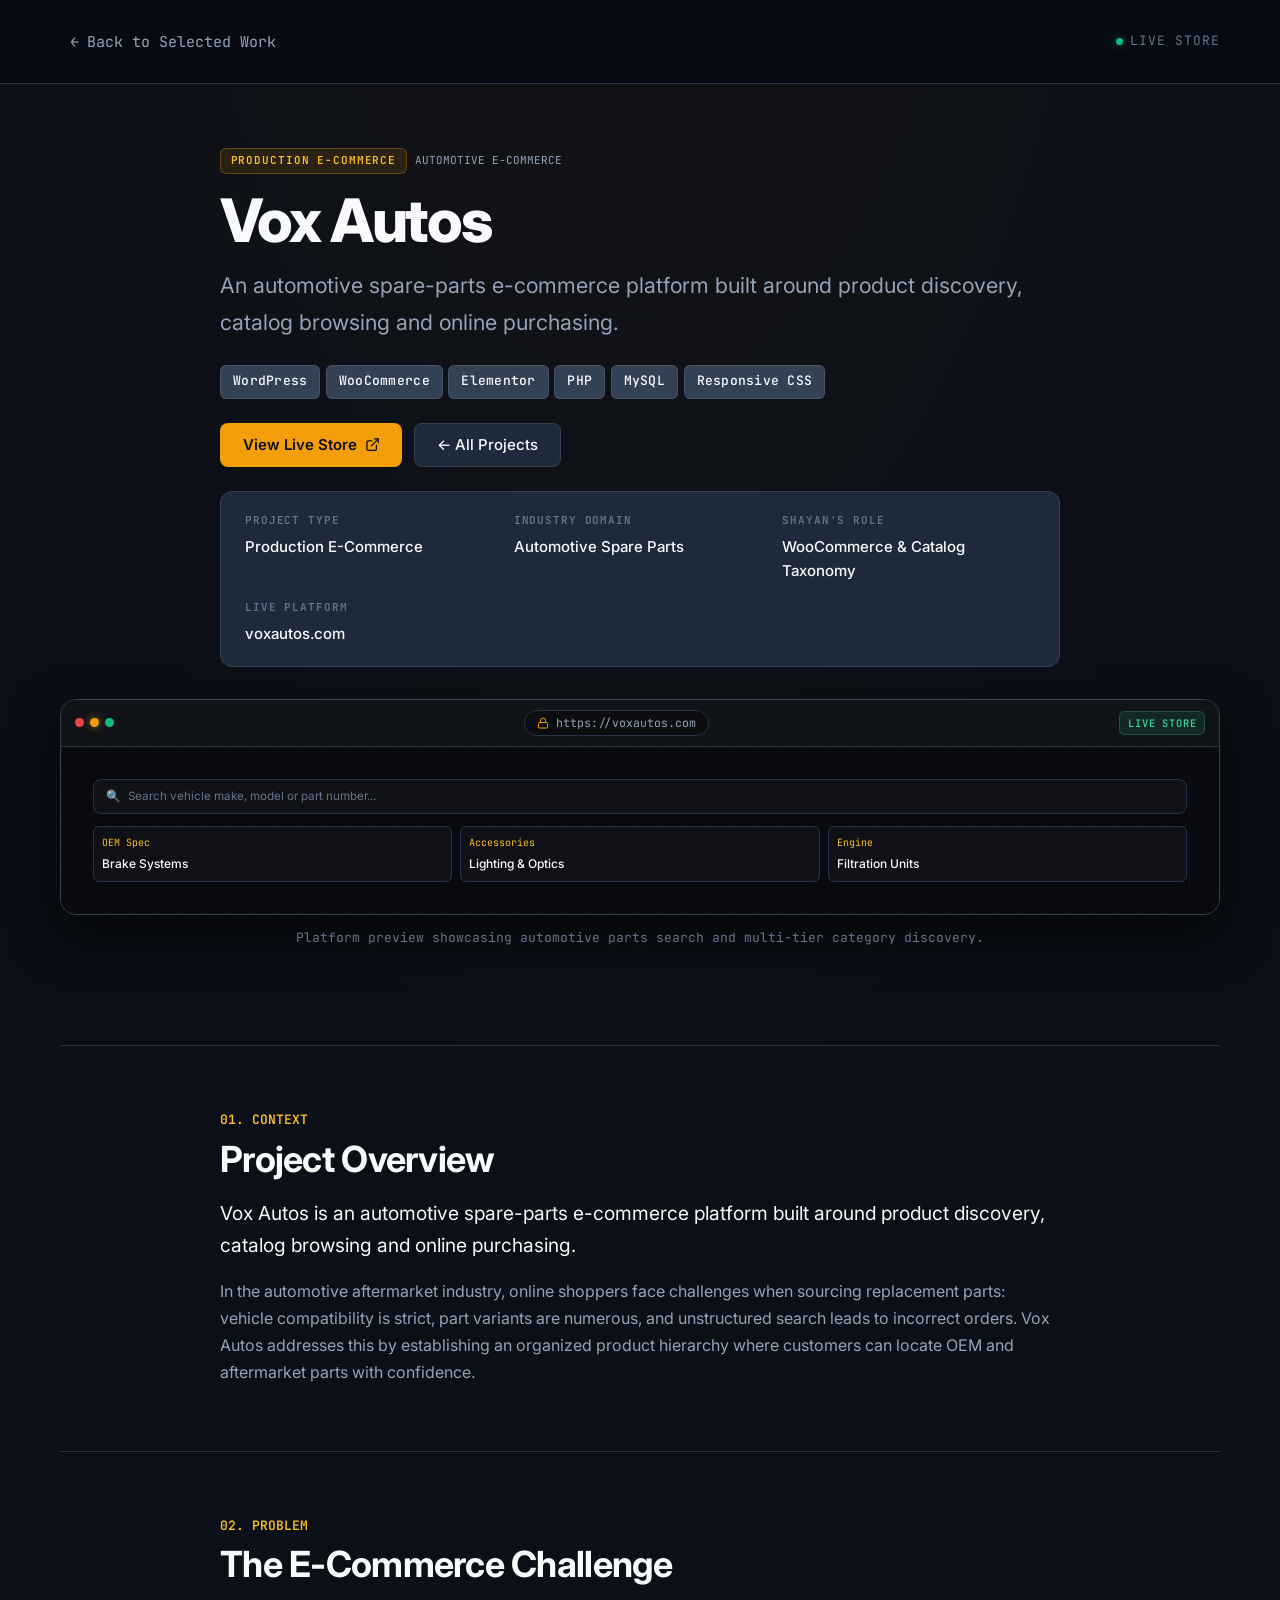
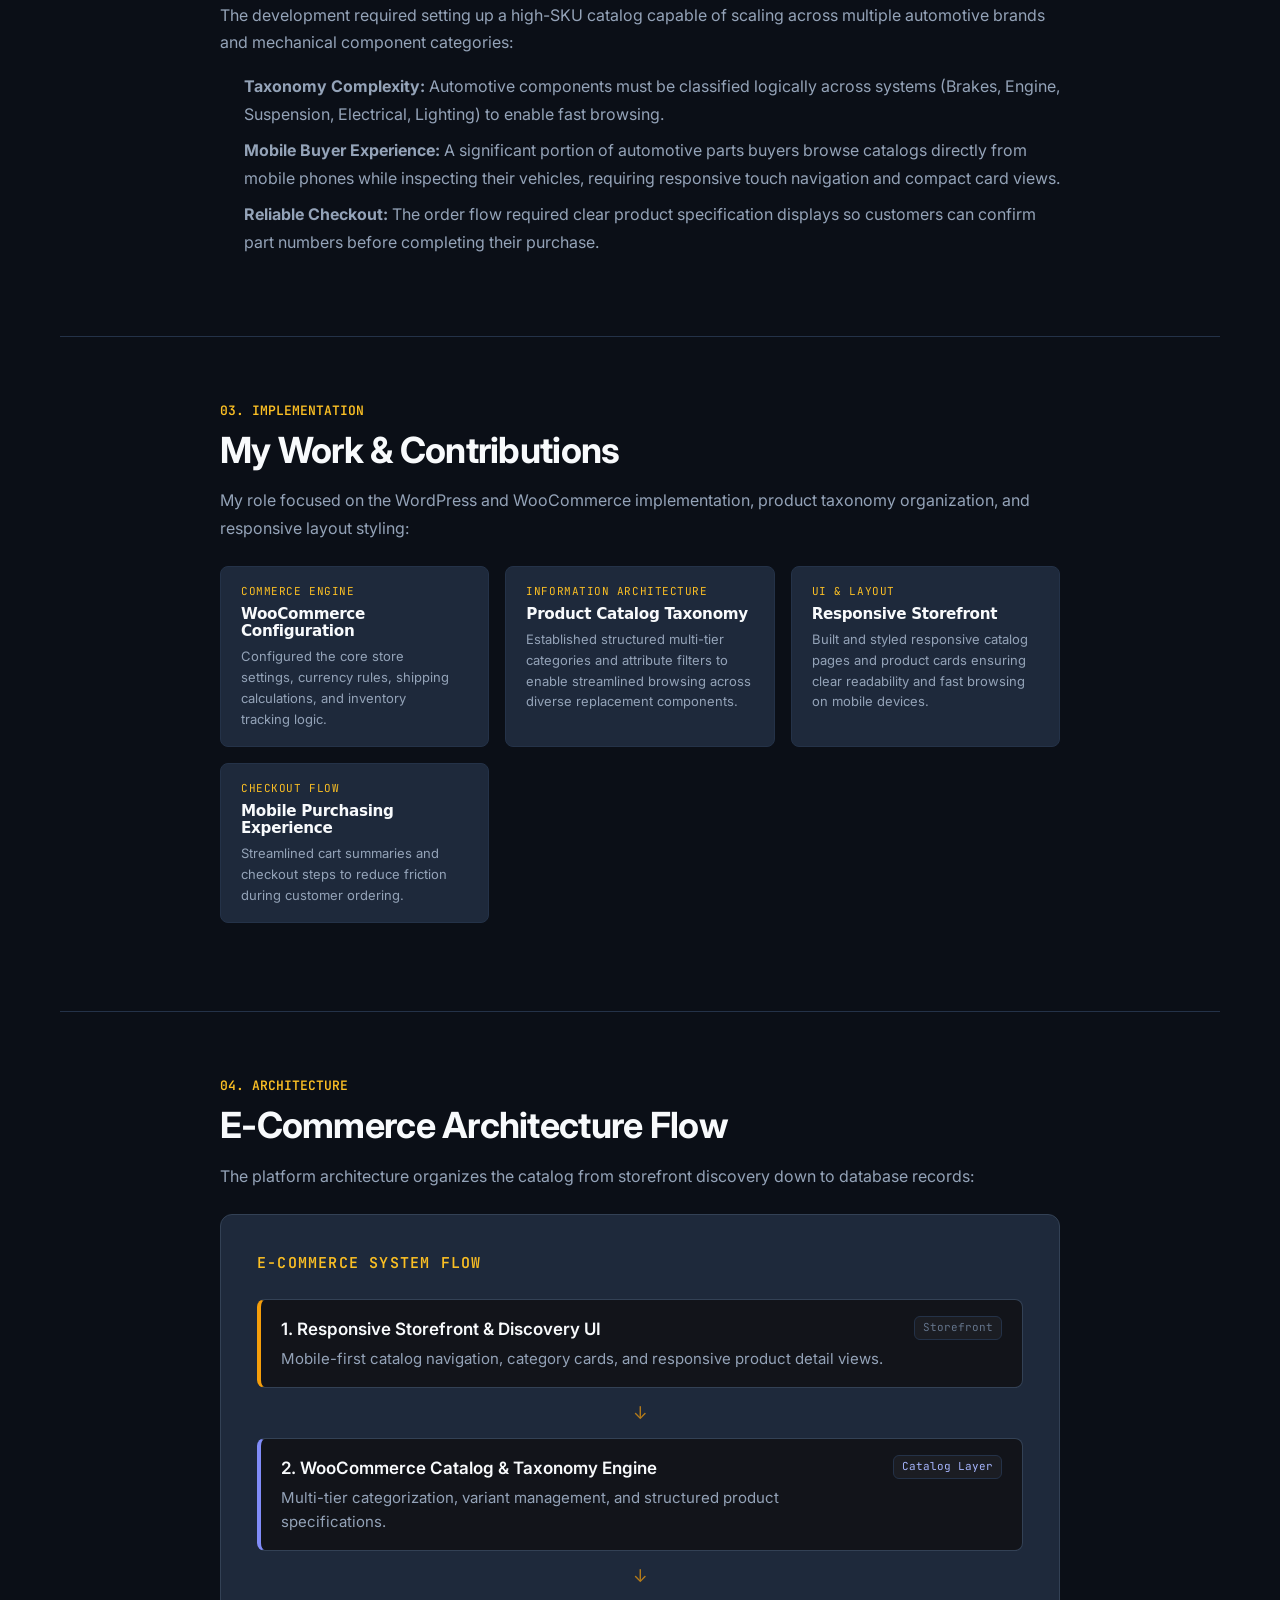
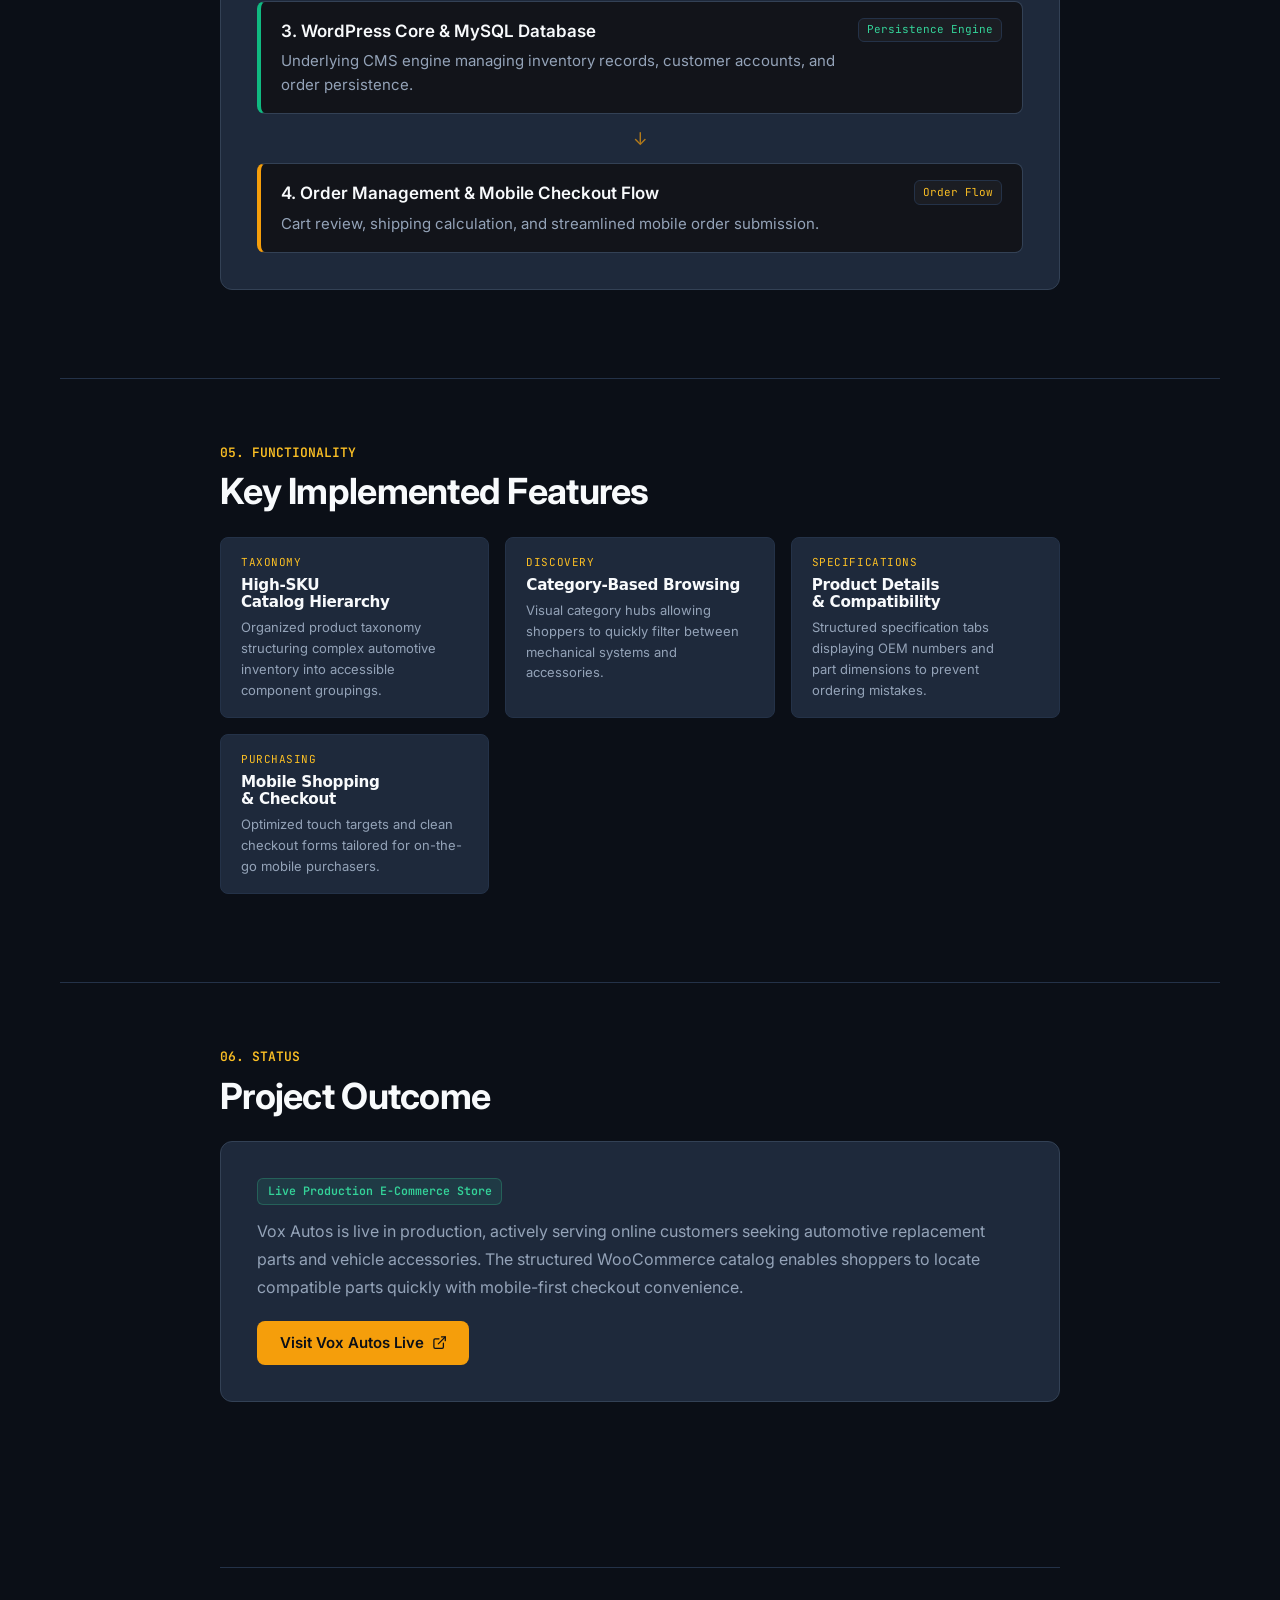
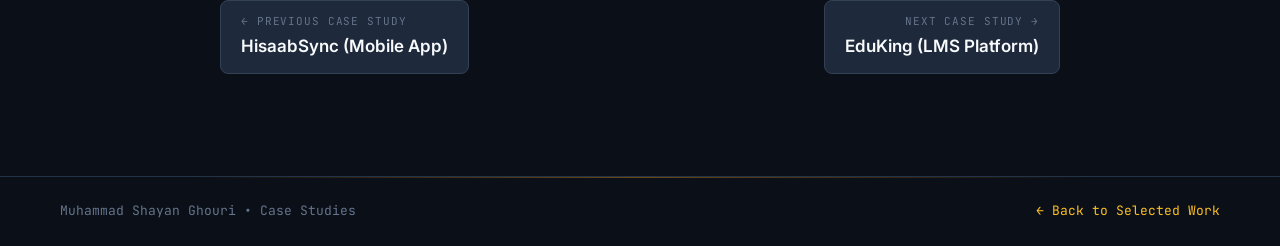
<file: work/vox-autos/index.html>
<!DOCTYPE html>
<html lang="en">

<head>
  <meta charset="UTF-8">
  <meta name="viewport" content="width=device-width, initial-scale=1.0">

  <!-- SEO Metadata (@SEOEngineer) -->
  <title>Vox Autos Case Study | Automotive Spare Parts E-commerce — Muhammad Shayan Ghouri</title>
  <meta name="description"
    content="Case study of Vox Autos — an automotive spare-parts e-commerce platform built with WordPress and WooCommerce, structured around product discovery and catalog browsing.">
  <meta name="author" content="Muhammad Shayan Ghouri">
  <meta name="robots" content="index, follow">
  <link rel="canonical" href="https://ms-ghouri.github.io/Shayanportfolio/work/vox-autos/">
  <meta name="theme-color" content="#070A12">

  <!-- Favicon -->
  <link rel="icon" type="image/svg+xml" href="data:image/svg+xml,<svg xmlns='http://www.w3.org/2000/svg' viewBox='0 0 32 32'><rect width='32' height='32' rx='6' fill='%23090A0F'/><text x='16' y='23' font-family='Inter,sans-serif' font-size='18' font-weight='700' text-anchor='middle' fill='%233B82F6'>S</text></svg>">
  <link rel="apple-touch-icon" href="data:image/svg+xml,<svg xmlns='http://www.w3.org/2000/svg' viewBox='0 0 32 32'><rect width='32' height='32' rx='6' fill='%23090A0F'/><text x='16' y='23' font-family='Inter,sans-serif' font-size='18' font-weight='700' text-anchor='middle' fill='%233B82F6'>S</text></svg>">

  <!-- Open Graph Protocol -->
  <meta property="og:type" content="article">
  <meta property="og:title" content="Vox Autos Case Study | Automotive Spare Parts E-commerce — Muhammad Shayan Ghouri">
  <meta property="og:description"
    content="E-commerce case study detailing catalog taxonomy, WooCommerce customization, and mobile shopping experience for Vox Autos.">
  <meta property="og:url" content="https://ms-ghouri.github.io/Shayanportfolio/work/vox-autos/">
  <meta property="og:site_name" content="Muhammad Shayan Ghouri Portfolio">
  <meta property="og:image" content="https://ms-ghouri.github.io/Shayanportfolio/assets/img/og-preview.png">
  <meta name="twitter:card" content="summary_large_image">
  <meta name="twitter:image" content="https://ms-ghouri.github.io/Shayanportfolio/assets/img/og-preview.png">

  <!-- Google Fonts: Inter & JetBrains Mono -->
  <link rel="preconnect" href="https://fonts.googleapis.com">
  <link rel="preconnect" href="https://fonts.gstatic.com" crossorigin>
  <link href="https://fonts.googleapis.com/css2?family=Inter:wght@400;500;600;700;800&family=JetBrains+Mono:wght@400;500;600&display=swap" rel="stylesheet">

  <!-- Modular Design System Stylesheets -->
  <link rel="stylesheet" href="../../assets/css/variables.css?v=2.0">
  <link rel="stylesheet" href="../../assets/css/reset.css?v=2.0">
  <link rel="stylesheet" href="../../assets/css/layout.css?v=2.0">
  <link rel="stylesheet" href="../../assets/css/components.css?v=2.0">
  <link rel="stylesheet" href="../../assets/css/case-study.css?v=2.0">
</head>

<body class="case-study-page">

  <!-- Accessible Skip Link -->
  <a href="#case-study-main" class="skip-link">Skip to case study content</a>

  <!-- Top Sticky Navigation Bar -->
  <nav class="case-study-nav-bar" aria-label="Case Study Navigation">
    <div class="case-study-container nav-bar-inner">
      <a href="../../index.html#projects" class="nav-back-link" aria-label="Return to Selected Work on homepage">
        <span class="nav-back-arrow" aria-hidden="true">&larr;</span>
        <span>Back to Selected Work</span>
      </a>

      <div class="nav-status-indicator" aria-label="Project Status: Live Production E-commerce Platform">
        <span class="status-dot-pulse" aria-hidden="true"></span>
        <span>Live Store</span>
      </div>
    </div>
  </nav>

  <!-- Main Case Study Content -->
  <main id="case-study-main" class="case-study-main">
    <div class="case-study-container">

      <!-- Case Study Header -->
      <header class="case-study-hero">
        <div class="case-study-content-narrow">
          <div class="hero-meta-strip">
            <span class="badge-project-type">PRODUCTION E-COMMERCE</span>
            <span class="badge-project-category">AUTOMOTIVE E-COMMERCE</span>
          </div>

          <h1 class="case-study-title">Vox Autos</h1>

          <p class="case-study-tagline">
            An automotive spare-parts e-commerce platform built around product discovery, catalog browsing and online purchasing.
          </p>

          <!-- Tech Chips -->
          <div class="tech-pills-list" aria-label="Technologies used in Vox Autos" style="margin-bottom: var(--space-6);">
            <span class="tech-tag-pill">WordPress</span>
            <span class="tech-tag-pill">WooCommerce</span>
            <span class="tech-tag-pill">Elementor</span>
            <span class="tech-tag-pill">PHP</span>
            <span class="tech-tag-pill">MySQL</span>
            <span class="tech-tag-pill">Responsive CSS</span>
          </div>

          <!-- Hero Action CTAs -->
          <div class="hero-actions-group">
            <a href="https://voxautos.com" target="_blank" rel="noopener noreferrer" class="btn btn-project-primary" aria-label="Visit Vox Autos live online store (opens in new tab)">
              <span>View Live Store</span>
              <svg class="icon-svg-sm" viewBox="0 0 24 24" fill="none" stroke="currentColor" stroke-width="2" stroke-linecap="round" stroke-linejoin="round" aria-hidden="true">
                <path d="M18 13v6a2 2 0 0 1-2 2H5a2 2 0 0 1-2-2V8a2 2 0 0 1 2-2h6" />
                <polyline points="15 3 21 3 21 9" />
                <line x1="10" y1="14" x2="21" y2="3" />
              </svg>
            </a>
            <a href="../../index.html#projects" class="btn btn-project-secondary">
              <span>&larr; All Projects</span>
            </a>
          </div>

          <!-- Metadata Quick Grid -->
          <div class="project-meta-grid" role="region" aria-label="Project Metadata">
            <div class="meta-item">
              <span class="meta-label">Project Type</span>
              <span class="meta-value">Production E-Commerce</span>
            </div>
            <div class="meta-item">
              <span class="meta-label">Industry Domain</span>
              <span class="meta-value">Automotive Spare Parts</span>
            </div>
            <div class="meta-item">
              <span class="meta-label">Shayan's Role</span>
              <span class="meta-value">WooCommerce &amp; Catalog Taxonomy</span>
            </div>
            <div class="meta-item">
              <span class="meta-label">Live Platform</span>
              <span class="meta-value">voxautos.com</span>
            </div>
          </div>
        </div>

        <!-- Large Visual Stage (Browser Frame Mockup) -->
        <div class="case-study-visual-hero">
          <div class="visual-mockup-frame">
            <div class="browser-header">
              <div class="browser-dots">
                <span class="dot-red"></span>
                <span class="dot-amber"></span>
                <span class="dot-green"></span>
              </div>
              <div class="browser-address-bar">
                <svg class="icon-lock" viewBox="0 0 24 24" fill="none" stroke="currentColor" stroke-width="2" stroke-linecap="round" stroke-linejoin="round" aria-hidden="true">
                  <rect x="3" y="11" width="18" height="11" rx="2" ry="2" />
                  <path d="M7 11V7a5 5 0 0 1 10 0v4" />
                </svg>
                <span>https://voxautos.com</span>
              </div>
              <div class="browser-actions">
                <span class="browser-badge-live">LIVE STORE</span>
              </div>
            </div>

            <div class="browser-viewport">
              <div class="viewport-canvas catalog-canvas">
                <div class="canvas-grid-pattern" aria-hidden="true"></div>
                <div class="catalog-content-preview">
                  <div class="catalog-search-mock">
                    <span class="search-mock-icon">🔍</span>
                    <span class="search-mock-text">Search vehicle make, model or part number...</span>
                  </div>
                  <div class="catalog-parts-grid">
                    <div class="catalog-part-item">
                      <span class="part-badge">OEM Spec</span>
                      <span class="part-name">Brake Systems</span>
                    </div>
                    <div class="catalog-part-item">
                      <span class="part-badge">Accessories</span>
                      <span class="part-name">Lighting &amp; Optics</span>
                    </div>
                    <div class="catalog-part-item">
                      <span class="part-badge">Engine</span>
                      <span class="part-name">Filtration Units</span>
                    </div>
                  </div>
                </div>
              </div>
            </div>
          </div>
          <p class="mockup-caption">Platform preview showcasing automotive parts search and multi-tier category discovery.</p>
        </div>
      </header>

      <!-- Section: Overview -->
      <section class="case-study-section" aria-labelledby="overview-heading">
        <div class="case-study-content-narrow">
          <span class="section-eyebrow-cs">01. CONTEXT</span>
          <h2 id="overview-heading" class="section-heading-cs">Project Overview</h2>
          <div class="cs-prose">
            <p class="cs-lead">
              Vox Autos is an automotive spare-parts e-commerce platform built around product discovery, catalog browsing and online purchasing.
            </p>
            <p>
              In the automotive aftermarket industry, online shoppers face challenges when sourcing replacement parts: vehicle compatibility is strict, part variants are numerous, and unstructured search leads to incorrect orders. Vox Autos addresses this by establishing an organized product hierarchy where customers can locate OEM and aftermarket parts with confidence.
            </p>
          </div>
        </div>
      </section>

      <!-- Section: The Challenge -->
      <section class="case-study-section" aria-labelledby="challenge-heading">
        <div class="case-study-content-narrow">
          <span class="section-eyebrow-cs">02. PROBLEM</span>
          <h2 id="challenge-heading" class="section-heading-cs">The E-Commerce Challenge</h2>
          <div class="cs-prose">
            <p>
              The development required setting up a high-SKU catalog capable of scaling across multiple automotive brands and mechanical component categories:
            </p>
            <ul style="padding-left: 1.5rem; margin-block: var(--space-4); display: flex; flex-direction: column; gap: var(--space-2);">
              <li><strong>Taxonomy Complexity:</strong> Automotive components must be classified logically across systems (Brakes, Engine, Suspension, Electrical, Lighting) to enable fast browsing.</li>
              <li><strong>Mobile Buyer Experience:</strong> A significant portion of automotive parts buyers browse catalogs directly from mobile phones while inspecting their vehicles, requiring responsive touch navigation and compact card views.</li>
              <li><strong>Reliable Checkout:</strong> The order flow required clear product specification displays so customers can confirm part numbers before completing their purchase.</li>
            </ul>
          </div>
        </div>
      </section>

      <!-- Section: My Role & What Was Built -->
      <section class="case-study-section" aria-labelledby="role-heading">
        <div class="case-study-content-narrow">
          <span class="section-eyebrow-cs">03. IMPLEMENTATION</span>
          <h2 id="role-heading" class="section-heading-cs">My Work &amp; Contributions</h2>
          <div class="cs-prose">
            <p>
              My role focused on the WordPress and WooCommerce implementation, product taxonomy organization, and responsive layout styling:
            </p>
          </div>

          <div class="cs-features-grid">
            <div class="cs-feature-card">
              <span class="feature-tag-mini">Commerce Engine</span>
              <h3 class="cs-feature-title">WooCommerce Configuration</h3>
              <p class="cs-feature-desc">Configured the core store settings, currency rules, shipping calculations, and inventory tracking logic.</p>
            </div>

            <div class="cs-feature-card">
              <span class="feature-tag-mini">Information Architecture</span>
              <h3 class="cs-feature-title">Product Catalog Taxonomy</h3>
              <p class="cs-feature-desc">Established structured multi-tier categories and attribute filters to enable streamlined browsing across diverse replacement components.</p>
            </div>

            <div class="cs-feature-card">
              <span class="feature-tag-mini">UI &amp; Layout</span>
              <h3 class="cs-feature-title">Responsive Storefront</h3>
              <p class="cs-feature-desc">Built and styled responsive catalog pages and product cards ensuring clear readability and fast browsing on mobile devices.</p>
            </div>

            <div class="cs-feature-card">
              <span class="feature-tag-mini">Checkout Flow</span>
              <h3 class="cs-feature-title">Mobile Purchasing Experience</h3>
              <p class="cs-feature-desc">Streamlined cart summaries and checkout steps to reduce friction during customer ordering.</p>
            </div>
          </div>
        </div>
      </section>

      <!-- Section: Technical Architecture -->
      <section class="case-study-section" aria-labelledby="architecture-heading">
        <div class="case-study-content-narrow">
          <span class="section-eyebrow-cs">04. ARCHITECTURE</span>
          <h2 id="architecture-heading" class="section-heading-cs">E-Commerce Architecture Flow</h2>
          <p class="cs-prose">
            The platform architecture organizes the catalog from storefront discovery down to database records:
          </p>

          <div class="architecture-card">
            <div class="architecture-card-header">
              <div class="architecture-title">
                <span>E-Commerce System Flow</span>
              </div>
            </div>

            <div class="architecture-flow">
              <!-- Node 1 -->
              <div class="flow-node">
                <div class="flow-node-content">
                  <strong class="flow-node-title">1. Responsive Storefront &amp; Discovery UI</strong>
                  <span class="flow-node-desc">Mobile-first catalog navigation, category cards, and responsive product detail views.</span>
                </div>
                <span class="flow-node-badge">Storefront</span>
              </div>

              <div class="flow-arrow-down" aria-hidden="true">&darr;</div>

              <!-- Node 2 -->
              <div class="flow-node" style="border-left-color: #818CF8;">
                <div class="flow-node-content">
                  <strong class="flow-node-title">2. WooCommerce Catalog &amp; Taxonomy Engine</strong>
                  <span class="flow-node-desc">Multi-tier categorization, variant management, and structured product specifications.</span>
                </div>
                <span class="flow-node-badge" style="color: #A5B4FC;">Catalog Layer</span>
              </div>

              <div class="flow-arrow-down" aria-hidden="true">&darr;</div>

              <!-- Node 3 -->
              <div class="flow-node" style="border-left-color: #10B981;">
                <div class="flow-node-content">
                  <strong class="flow-node-title">3. WordPress Core &amp; MySQL Database</strong>
                  <span class="flow-node-desc">Underlying CMS engine managing inventory records, customer accounts, and order persistence.</span>
                </div>
                <span class="flow-node-badge" style="color: #34D399;">Persistence Engine</span>
              </div>

              <div class="flow-arrow-down" aria-hidden="true">&darr;</div>

              <!-- Node 4 -->
              <div class="flow-node" style="border-left-color: #F59E0B;">
                <div class="flow-node-content">
                  <strong class="flow-node-title">4. Order Management &amp; Mobile Checkout Flow</strong>
                  <span class="flow-node-desc">Cart review, shipping calculation, and streamlined mobile order submission.</span>
                </div>
                <span class="flow-node-badge" style="color: #FBBF24;">Order Flow</span>
              </div>
            </div>
          </div>
        </div>
      </section>

      <!-- Section: Key Features -->
      <section class="case-study-section" aria-labelledby="features-heading">
        <div class="case-study-content-narrow">
          <span class="section-eyebrow-cs">05. FUNCTIONALITY</span>
          <h2 id="features-heading" class="section-heading-cs">Key Implemented Features</h2>

          <div class="cs-features-grid">
            <div class="cs-feature-card">
              <span class="feature-tag-mini">Taxonomy</span>
              <h3 class="cs-feature-title">High-SKU Catalog Hierarchy</h3>
              <p class="cs-feature-desc">Organized product taxonomy structuring complex automotive inventory into accessible component groupings.</p>
            </div>

            <div class="cs-feature-card">
              <span class="feature-tag-mini">Discovery</span>
              <h3 class="cs-feature-title">Category-Based Browsing</h3>
              <p class="cs-feature-desc">Visual category hubs allowing shoppers to quickly filter between mechanical systems and accessories.</p>
            </div>

            <div class="cs-feature-card">
              <span class="feature-tag-mini">Specifications</span>
              <h3 class="cs-feature-title">Product Details &amp; Compatibility</h3>
              <p class="cs-feature-desc">Structured specification tabs displaying OEM numbers and part dimensions to prevent ordering mistakes.</p>
            </div>

            <div class="cs-feature-card">
              <span class="feature-tag-mini">Purchasing</span>
              <h3 class="cs-feature-title">Mobile Shopping &amp; Checkout</h3>
              <p class="cs-feature-desc">Optimized touch targets and clean checkout forms tailored for on-the-go mobile purchasers.</p>
            </div>
          </div>
        </div>
      </section>

      <!-- Section: Outcome & Status -->
      <section class="case-study-section" aria-labelledby="outcome-heading">
        <div class="case-study-content-narrow">
          <span class="section-eyebrow-cs">06. STATUS</span>
          <h2 id="outcome-heading" class="section-heading-cs">Project Outcome</h2>

          <div class="outcome-box">
            <div class="outcome-badge-row">
              <span class="outcome-status-badge">Live Production E-Commerce Store</span>
            </div>
            <p class="cs-prose">
              Vox Autos is live in production, actively serving online customers seeking automotive replacement parts and vehicle accessories. The structured WooCommerce catalog enables shoppers to locate compatible parts quickly with mobile-first checkout convenience.
            </p>
            <div style="margin-top: var(--space-2);">
              <a href="https://voxautos.com" target="_blank" rel="noopener noreferrer" class="btn btn-project-primary" aria-label="Visit Vox Autos live platform (opens in new tab)">
                <span>Visit Vox Autos Live</span>
                <svg class="icon-svg-sm" viewBox="0 0 24 24" fill="none" stroke="currentColor" stroke-width="2" stroke-linecap="round" stroke-linejoin="round" aria-hidden="true">
                  <path d="M18 13v6a2 2 0 0 1-2 2H5a2 2 0 0 1-2-2V8a2 2 0 0 1 2-2h6" />
                  <polyline points="15 3 21 3 21 9" />
                  <line x1="10" y1="14" x2="21" y2="3" />
                </svg>
              </a>
            </div>
          </div>
        </div>
      </section>

      <!-- Previous / Next Case Study Navigation Footer -->
      <footer class="case-study-content-narrow">
        <div class="case-study-nav-footer">
          <a href="../hisaabsync/" class="nav-project-btn" aria-label="Previous case study: HisaabSync">
            <span class="nav-dir-label">&larr; Previous Case Study</span>
            <span class="nav-project-name">HisaabSync (Mobile App)</span>
          </a>

          <a href="../eduking/" class="nav-project-btn next" aria-label="Next case study: EduKing">
            <span class="nav-dir-label">Next Case Study &rarr;</span>
            <span class="nav-project-name">EduKing (LMS Platform)</span>
          </a>
        </div>
      </footer>

    </div>
  </main>

  <!-- Clean Footer Landmark -->
  <footer class="site-footer" role="contentinfo" style="border-top: 1px solid var(--border-subtle); padding-block: var(--space-6);">
    <div class="case-study-container flex items-center justify-between" style="font-family: var(--font-mono); font-size: var(--font-size-xs); color: var(--foreground-subtle);">
      <span>Muhammad Shayan Ghouri &bull; Case Studies</span>
      <a href="../../index.html#projects" style="color: var(--accent-light); text-decoration: none;">&larr; Back to Selected Work</a>
    </div>
  </footer>

</body>

</html>
</file>
<file: assets/css/variables.css>
/**
 * Global Design System Tokens & Custom Properties
 * Muhammad Shayan Ghouri — Personal Developer Portfolio
 *
 * Theme Direction: Authentic, High-Contrast Elite Developer Identity
 * Color Palette: Deep Slate Base (#0B0F17) + Elevated Slate Panels (#1E293B)
 * Primary Accent: Warm Copper / Amber (#F59E0B primary, #D97706 hover)
 * Secondary Accent: Soft Muted Indigo (#6366F1)
 * Typography: Plus Jakarta Sans (Headings) + Inter (Body) + JetBrains Mono (Code)
 * Standard: WCAG 2.2 Level AA Contrast Compliant
 */

:root {
  /* ==========================================================================
     1. Global Color System: Canvas & Elevated Slate Surfaces
     Deep Slate Blue/Gray (#0B0F17) base canvas with elevated slate (#1E293B) panels
     ========================================================================== */
  --background: #0B0F17;                 /* Deep, rich Slate Blue/Gray canvas */
  --background-base: #0B0F17;            /* Base canvas background */
  --surface: #1E293B;                    /* Elevated slate container for cards & panels */
  --surface-card: #1E293B;               /* Card and panel background surface */
  --surface-elevated: #243248;           /* Elevated secondary container */
  --surface-hover: #2D3D56;              /* Interactive surface hover state */
  --surface-subtle: rgba(255, 255, 255, 0.03); /* Faint highlight surface */
  --surface-active: #334155;             /* Pressed/active surface */

  /* Aliases for codebase compatibility */
  --color-canvas: var(--background);
  --color-canvas-subtle: #0F172A;
  --color-surface: var(--surface);
  --color-surface-1: var(--surface);
  --color-surface-2: var(--surface-elevated);
  --color-surface-hover: var(--surface-hover);

  /* ==========================================================================
     2. Color System: Subtle Solid 1px Slate Borders & Dividers
     Refined structural borders (#334155) without generic neon glows
     ========================================================================== */
  --border: #334155;                     /* Subtle, solid 1px slate border */
  --border-subtle: #243248;              /* Faint structural divider */
  --border-medium: #334155;              /* Solid structural card/panel boundary */
  --border-hover: #475569;               /* Slate interactive hover illumination */
  --border-active: #F59E0B;              /* Active selection border (Warm Amber) */

  /* Aliases for codebase compatibility */
  --color-border: var(--border);
  --color-border-subtle: var(--border-subtle);
  --color-border-medium: var(--border-medium);
  --color-border-active: var(--accent);
  --color-border-active-glow: rgba(245, 158, 11, 0.2);
  --color-border-focus: var(--accent);

  /* ==========================================================================
     3. Color System: Typography (Strict WCAG 2.2 AA Contrast)
     Crisp White display, muted cool gray body, slate utility/captions
     ========================================================================== */
  --foreground: #F8FAFC;                 /* Crisp White for headlines (> 17:1 on #0B0F17) */
  --foreground-muted: #94A3B8;           /* Muted Cool Gray for secondary body text (> 7:1) */
  --foreground-subtle: #64748B;          /* Tertiary cool gray for captions & metadata */
  --foreground-inverse: #0B0F17;         /* Deep canvas contrast for light surfaces */

  /* Aliases for codebase compatibility */
  --color-text-primary: var(--foreground);
  --color-text-secondary: var(--foreground-muted);
  --color-text-muted: var(--foreground-subtle);
  --color-text-inverse: var(--foreground-inverse);
  --text-highlight: #FFFFFF;

  /* ==========================================================================
     4. Color System: Warm Copper / Amber & Soft Muted Indigo Accents
     Authentic high-value developer identity — zero clashing cyan/purple gradients
     ========================================================================== */
  /* Primary Accent: Warm Copper / Amber */
  --accent: #F59E0B;                     /* Warm Copper / Amber primary for CTAs & highlights */
  --accent-hover: #D97706;               /* Amber hover state */
  --accent-light: #FBBF24;               /* Golden amber highlight */
  --accent-dark: #B45309;                /* Deep copper for active button states */
  --accent-subtle: rgba(245, 158, 11, 0.12); /* Subtle warm tint for chips & badges */
  --accent-border: rgba(245, 158, 11, 0.28); /* Warm accent boundary */

  /* Aliases & Backward-Compatible Mapping */
  --color-accent: var(--accent);
  --color-accent-primary: var(--accent);
  --color-accent-hover: var(--accent-hover);
  --color-accent-cyan: var(--accent);
  --brand-peacock: var(--accent);
  --brand-peacock-teal: var(--accent-hover);
  --brand-peacock-sky: var(--accent-light);
  --brand-peacock-subtle: var(--accent-subtle);

  /* Secondary Accent: Soft Muted Indigo */
  --accent-secondary: #6366F1;           /* Soft Muted Indigo for subtle badges & tags */
  --accent-indigo: #6366F1;
  --accent-indigo-hover: #4F46E5;
  --accent-indigo-light: #818CF8;
  --accent-indigo-subtle: rgba(99, 102, 241, 0.12);
  --accent-indigo-border: rgba(99, 102, 241, 0.28);
  --brand-purple: var(--accent-secondary);
  --brand-purple-deep: #4F46E5;
  --brand-purple-electric: #6366F1;
  --brand-purple-magenta: #818CF8;
  --brand-purple-subtle: var(--accent-indigo-subtle);

  /* Sophisticated Warm Gradients (Eliminating clashing neon glows) */
  --gradient-brand: linear-gradient(135deg, #F59E0B 0%, #FBBF24 100%);
  --gradient-brand-subtle: linear-gradient(135deg, rgba(245, 158, 11, 0.12) 0%, rgba(99, 102, 241, 0.08) 100%);
  --gradient-surface: linear-gradient(180deg, #1E293B 0%, #172033 100%);
  --gradient-card-highlight: linear-gradient(180deg, rgba(255, 255, 255, 0.04) 0%, transparent 100%);

  /* ==========================================================================
     5. Semantic Feedback Tokens
     ========================================================================== */
  --color-success: #10B981;
  --color-success-subtle: rgba(16, 185, 129, 0.1);
  --color-warning: #F59E0B;
  --color-warning-subtle: rgba(245, 158, 11, 0.1);
  --color-error: #EF4444;
  --color-error-subtle: rgba(239, 68, 68, 0.1);
  --color-info: var(--accent-secondary);

  /* ==========================================================================
     6. Typography Stacks & Fluid Hierarchy
     Plus Jakarta Sans (Headings) + Inter (Body) + JetBrains Mono (Code)
     ========================================================================== */
  --font-heading: 'Plus Jakarta Sans', system-ui, -apple-system, BlinkMacSystemFont, "Segoe UI", Roboto, "Helvetica Neue", Arial, sans-serif;
  --font-sans: 'Inter', system-ui, -apple-system, BlinkMacSystemFont, "Segoe UI", Roboto, "Helvetica Neue", Arial, sans-serif;
  --font-mono: 'JetBrains Mono', ui-monospace, "SF Mono", Menlo, Monaco, Consolas, monospace;

  /* Fluid Type Scale (clamp-based for zero layout shift) */
  --font-size-xs: clamp(0.75rem, 0.72rem + 0.15vw, 0.8125rem);       /* 12px - 13px */
  --font-size-sm: clamp(0.875rem, 0.84rem + 0.18vw, 0.9375rem);      /* 14px - 15px */
  --font-size-base: clamp(1rem, 0.96rem + 0.2vw, 1.0625rem);         /* 16px - 17px */
  --font-size-lg: clamp(1.125rem, 1.05rem + 0.38vw, 1.25rem);        /* 18px - 20px */
  --font-size-xl: clamp(1.25rem, 1.15rem + 0.5vw, 1.5rem);           /* 20px - 24px */
  --font-size-2xl: clamp(1.5rem, 1.35rem + 0.75vw, 1.875rem);        /* 24px - 30px */
  --font-size-3xl: clamp(1.625rem, 1.45rem + 0.9vw, 2.25rem);       /* 26px - 36px */
  --font-size-4xl: clamp(2rem, 1.75rem + 1.25vw, 2.875rem);          /* 32px - 46px */
  --font-size-5xl: clamp(2.5rem, 2.2rem + 1.75vw, 3.75rem);          /* 40px - 60px */

  /* Headings Explicit Mapping */
  --font-h1: var(--font-size-4xl);
  --font-h2: var(--font-size-3xl);
  --font-h3: var(--font-size-2xl);
  --font-h4: var(--font-size-xl);
  --font-h5: var(--font-size-lg);
  --font-h6: var(--font-size-base);

  /* Line Heights */
  --leading-none: 1;
  --leading-tight: 1.15;
  --leading-snug: 1.3;
  --leading-normal: 1.6;
  --leading-relaxed: 1.7;

  /* Font Weights */
  --font-weight-regular: 400;
  --font-weight-medium: 500;
  --font-weight-semibold: 600;
  --font-weight-bold: 700;
  --font-weight-extrabold: 800;

  /* Letter Spacing */
  --tracking-tighter: -0.035em;
  --tracking-tight: -0.02em;          /* Bold tight tracking for headings */
  --tracking-normal: 0em;
  --tracking-wide: 0.05em;
  --tracking-wider: 0.08em;

  /* ==========================================================================
     7. Spacing Scale (8pt Grid System)
     ========================================================================== */
  --space-1: 0.25rem;   /* 4px */
  --space-2: 0.5rem;    /* 8px */
  --space-3: 0.75rem;   /* 12px */
  --space-4: 1rem;      /* 16px */
  --space-5: 1.25rem;   /* 20px */
  --space-6: 1.5rem;    /* 24px */
  --space-8: 2rem;      /* 32px */
  --space-10: 2.5rem;   /* 40px */
  --space-12: 3rem;     /* 48px */
  --space-14: 3.5rem;   /* 56px */
  --space-16: 4rem;     /* 64px */
  --space-20: 5rem;     /* 80px */
  --space-24: 6rem;     /* 96px */

  /* Section Spacing Rhythm — fluid clamp: 4rem mobile → 7rem wide desktop */
  --section-padding-y: clamp(4rem, 8vw, 7rem);

  /* ==========================================================================
     8. Border Radii
     Consistent, restrained curvature
     ========================================================================== */
  --radius-xs: 4px;     /* Status dots & tiny tags */
  --radius-sm: 6px;     /* Inputs, code chips & small controls */
  --radius-md: 8px;     /* Standard buttons & interactive elements */
  --radius-lg: 12px;    /* Cards & content containers */
  --radius-xl: 16px;    /* Major featured sections & hero containers */
  --radius-full: 9999px;/* Circular badges & status pills */

  /* ==========================================================================
     9. Shadows & Depth
     Dark slate elevation — relies on crisp borders & contrast rather than neon drop shadows
     ========================================================================== */
  --shadow-xs: 0 1px 2px 0 rgba(0, 0, 0, 0.5);
  --shadow-sm: 0 2px 4px 0 rgba(0, 0, 0, 0.45);
  --shadow-md: 0 4px 14px -2px rgba(0, 0, 0, 0.6), 0 2px 4px -1px rgba(0, 0, 0, 0.4);
  --shadow-lg: 0 12px 32px -4px rgba(0, 0, 0, 0.7), 0 4px 12px -2px rgba(0, 0, 0, 0.5);
  --shadow-focus: 0 0 0 3px rgba(245, 158, 11, 0.28);

  /* Codebase Compatibility Mappings */
  --shadow-subtle: var(--shadow-xs);
  --shadow-panel: var(--shadow-md);
  --shadow-elevated: var(--shadow-lg);

  /* Subtle Warm & Indigo Ambient Highlights (Restrained, Tasteful) */
  --glow-peacock-sm: 0 0 12px rgba(245, 158, 11, 0.15);
  --glow-peacock-md: 0 0 24px rgba(245, 158, 11, 0.22);
  --glow-purple-sm: 0 0 12px rgba(99, 102, 241, 0.15);
  --glow-purple-md: 0 0 24px rgba(99, 102, 241, 0.2);
  --glow-dual: 0 0 20px rgba(245, 158, 11, 0.12), 0 0 32px rgba(99, 102, 241, 0.08);

  /* ==========================================================================
     10. Global Motion System Tokens
     Sharp 0.2s cubic-bezier(0.16, 1, 0.3, 1) transition states
     ========================================================================== */
  --ease-out: cubic-bezier(0.16, 1, 0.3, 1);
  --ease-smooth: cubic-bezier(0.25, 1, 0.5, 1);
  --ease-in-out: cubic-bezier(0.4, 0, 0.2, 1);

  --duration-fast: 200ms;       /* Sharp 0.2s for button & micro-hover states */
  --duration-normal: 250ms;     /* 200ms-300ms: UI transitions, card elevation */
  --duration-emphasis: 400ms;   /* 350ms-500ms: Drawer opening, focal reveals */
  --duration-reveal: 600ms;     /* 500ms-700ms: Major entrance & scroll reveals */

  --transition-fast: 0.2s cubic-bezier(0.16, 1, 0.3, 1);
  --transition-base: var(--duration-normal) var(--ease-out);
  --transition-normal: var(--transition-base);
  --transition-smooth: var(--duration-emphasis) var(--ease-smooth);
  --transition-reveal: var(--duration-reveal) var(--ease-smooth);
  --transition-slow: 320ms var(--ease-out);

  /* ==========================================================================
     11. Accessibility & Focus Rings
     ========================================================================== */
  --focus-ring-width: 2px;
  --focus-ring-offset: 2px;
  --focus-ring-color: var(--accent);
  --focus-ring: var(--focus-ring-width) solid var(--focus-ring-color);

  /* ==========================================================================
     12. Layout Boundaries & Z-Indices (Max-Width 1200px)
     ========================================================================== */
  --container-max-width: 1200px;
  --container-lg: var(--container-max-width);
  /* Fixed 1.25rem horizontal gutter — consistent edge alignment across all viewports */
  --container-padding: 1.25rem;
  --header-height: 4.25rem;

  --z-skip-link: 9999;
  --z-nav: 100;
  --z-sticky: var(--z-nav);
  --z-modal: 200;
  --z-tooltip: 300;

  /* Aliases for case studies & backward compatibility */
  --success: var(--color-success);
}

/* Responsive layout overrides on mobile devices (<= 768px) */
@media (max-width: 768px) {
  :root {
    --container-padding: 1rem;
    --header-height: 3.875rem;
  }
}
</file>
<file: assets/css/layout.css>
/**
 * Foundational Structural Layout Rules
 * Portfolio Engineering Team
 * Step 1: Global Visual Design System Foundation
 * Standard: WCAG 2.2 Level AA
 */

/* ==========================================================================
   Base Body Styling & Ambient Background Detail
   ========================================================================== */
body {
  min-height: 100vh;
  display: flex;
  flex-direction: column;
  background-color: var(--background);
  /* Subtle warm amber ambient spotlight */
  background-image: radial-gradient(ellipse 75% 45% at 50% -10%, rgba(245, 158, 11, 0.04), transparent 75%);
  background-repeat: no-repeat;
  color: var(--foreground);
  font-family: var(--font-sans);
  font-size: var(--font-size-base);
  line-height: var(--leading-normal);
  max-width: 100vw;
  overflow-x: hidden;
}

main,
.site-main {
  max-width: 100vw;
  overflow-x: hidden;
}


/* Inline code and technical element wrapping safeguard */
code, kbd, samp, pre {
  font-family: var(--font-mono);
  font-size: 0.875em;
  word-break: break-word;
  /* Aligned number columns across terminal code, badges, and stat figures */
  font-variant-numeric: tabular-nums;
}

/* ==========================================================================
   Accessible Keyboard Focus Rings (:focus-visible)
   High-visibility warm copper/amber accent — 4px offset for clear separation
   ========================================================================== */
:focus-visible {
  outline: var(--focus-ring);
  outline-offset: 4px;
  border-radius: var(--radius-sm);
  box-shadow: 0 0 0 4px rgba(245, 158, 11, 0.2);
}

/* Explicit per-element overrides for anchor and button elements */
a:focus-visible,
button:focus-visible {
  outline: 2px solid #F59E0B;
  outline-offset: 4px;
  border-radius: var(--radius-sm);
  box-shadow: 0 0 0 4px rgba(245, 158, 11, 0.2);
}

:focus:not(:focus-visible) {
  outline: none;
}

/* ==========================================================================
   Accessible Skip-To-Content Link
   Visually hidden until focused with keyboard
   ========================================================================== */
.skip-link {
  position: absolute;
  top: -9999px;
  left: 1.25rem;
  z-index: var(--z-skip-link);
  padding: var(--space-2) var(--space-4);
  background-color: var(--accent);
  color: #0B0F17;
  font-family: var(--font-mono);
  font-size: var(--font-size-xs);
  font-weight: 700;
  letter-spacing: var(--tracking-wide);
  border-radius: var(--radius-sm);
  box-shadow: var(--shadow-md);
  transition: top var(--transition-fast);
}

.skip-link:focus,
.skip-link:focus-visible {
  top: 1.25rem;
}

/* Visually Hidden Utility for Screen Readers */
.sr-only {
  position: absolute;
  width: 1px;
  height: 1px;
  padding: 0;
  margin: -1px;
  overflow: hidden;
  clip: rect(0, 0, 0, 0);
  white-space: nowrap;
  border: 0;
}

/* ==========================================================================
   Container Utility
   Responsive max-width with balanced horizontal padding
   ========================================================================== */
.container {
  width: 100%;
  max-width: var(--container-max-width);
  margin-inline: auto;
  padding-inline: var(--container-padding);
}

/* ==========================================================================
   Section Wrapper Utility
   Generous, predictable vertical breathing room across all viewports
   ========================================================================== */
.section {
  padding-block: var(--section-padding-y);
  position: relative;
}

.section-divider {
  border: 0;
  border-top: 1px solid var(--border-subtle);
  margin: 0;
}

/* Body scroll lock when mobile navigation drawer is active */
body.nav-open {
  overflow: hidden;
  touch-action: none;
}

/* Smooth scrolling with sticky header offset */
html {
  scroll-behavior: smooth;
}

@media (prefers-reduced-motion: reduce) {
  html {
    scroll-behavior: auto;
  }
}

/* Offset anchor scrolling to account for sticky navbar */
section[id],
.section[id],
#hero,
#about,
#skills,
#experience,
#projects,
#services,
#process,
#proof,
#contact {
  scroll-margin-top: calc(var(--header-height, 4.25rem) + 1.25rem);
}

/* ==========================================================================
   Header, Main & Footer Structural Landmarks
   ========================================================================== */
.site-header {
  position: fixed;
  top: 0;
  left: 0;
  right: 0;
  width: 100%;
  z-index: var(--z-nav);
  height: var(--header-height);
  background-color: rgba(11, 15, 23, 0.75);
  backdrop-filter: blur(12px);
  -webkit-backdrop-filter: blur(12px);
  border-bottom: 1px solid transparent;
  display: flex;
  align-items: center;
  transition: background-color var(--transition-base), border-color var(--transition-base), box-shadow var(--transition-base), backdrop-filter var(--transition-base);
}

.site-header.is-scrolled {
  background-color: rgba(11, 15, 23, 0.88);
  backdrop-filter: blur(16px);
  -webkit-backdrop-filter: blur(16px);
  border-bottom: 1px solid var(--border-subtle);
  box-shadow: 0 4px 16px rgba(0, 0, 0, 0.25);
}

.site-header.is-past-hero {
  background-color: rgba(11, 15, 23, 0.95);
  backdrop-filter: blur(20px);
  -webkit-backdrop-filter: blur(20px);
  border-bottom: 1px solid var(--border-medium);
  box-shadow: 0 4px 24px rgba(0, 0, 0, 0.45);
}

.site-main {
  flex: 1;
  padding-top: var(--header-height);
}

.site-footer {
  border-top: 1px solid var(--border-subtle);
  background-color: #07080C;
  padding-block: var(--space-16) var(--space-8);
}

/* ==========================================================================
   Structural Flex & Grid Helpers
   ========================================================================== */
.flex {
  display: flex;
}

.flex-col {
  display: flex;
  flex-direction: column;
}

.items-center {
  align-items: center;
}

.justify-between {
  justify-content: space-between;
}

.gap-2 { gap: var(--space-2); }
.gap-4 { gap: var(--space-4); }
.gap-6 { gap: var(--space-6); }
.gap-8 { gap: var(--space-8); }

.grid {
  display: grid;
}

.grid-cols-1 { grid-template-columns: repeat(1, minmax(0, 1fr)); }

@media (min-width: 640px) {
  .sm\:grid-cols-2 { grid-template-columns: repeat(2, minmax(0, 1fr)); }
}

@media (min-width: 1024px) {
  .lg\:grid-cols-3 { grid-template-columns: repeat(3, minmax(0, 1fr)); }
}

/* ==========================================================================
   Mobile-First Responsiveness & Viewport Overrides (Screens <= 768px)
   ========================================================================== */
@media (max-width: 768px) {
  body,
  main,
  .site-main {
    max-width: 100vw;
    overflow-x: hidden;
  }

  .container {
    padding-inline: 1rem;
  }
}
</file>
<file: assets/css/components.css>
/**
 * Modular Component Styles & Primitives
 * Muhammad Shayan Ghouri — Personal Developer Portfolio
 * Step 1: Global Visual Design System Foundation
 *
 * Theme Direction: Premium Dark-First (Linear / Vercel Aesthetic)
 * Primary Accent: Restrained Electric Blue Family
 * Standard: WCAG 2.2 Level AA
 */

/* ==========================================================================
   Brand Logo
   ========================================================================== */
.brand-logo {
  display: inline-flex;
  align-items: center;
  gap: var(--space-2);
  font-family: var(--font-sans);
  font-size: var(--font-size-base);
  font-weight: var(--font-weight-semibold);
  color: var(--foreground);
  letter-spacing: var(--tracking-tight);
  text-decoration: none;
  transition: color var(--transition-fast);
}

.brand-logo:hover {
  color: #FFFFFF;
}

.brand-name {
  color: inherit;
  font-weight: var(--font-weight-semibold);
  letter-spacing: var(--tracking-tight);
}

.brand-dot {
  display: inline-block;
  width: 7px;
  height: 7px;
  border-radius: var(--radius-full);
  background: var(--accent);
  box-shadow: 0 0 8px rgba(245, 158, 11, 0.5);
  transition: transform var(--transition-fast), box-shadow var(--transition-fast);
}

.brand-logo:hover .brand-dot {
  transform: scale(1.25);
  box-shadow: 0 0 12px rgba(245, 158, 11, 0.7);
}

.brand-role {
  display: inline-block;
  font-family: var(--font-mono);
  font-size: 0.6875rem;
  font-weight: var(--font-weight-normal);
  color: var(--foreground-subtle);
  padding: 0.15rem 0.45rem;
  background: var(--surface-subtle);
  border: 1px solid var(--border-subtle);
  border-radius: var(--radius-sm);
  margin-left: 0.25rem;
  letter-spacing: 0.02em;
}

@media (max-width: 960px) {
  .brand-role {
    display: none;
  }
}

@media (max-width: 480px) {
  .brand-logo {
    font-size: 0.9375rem;
  }
}

/* ==========================================================================
   Navigation Bar (Desktop Default)
   ========================================================================== */
.site-nav {
  display: flex;
  align-items: center;
}

.nav-menu {
  display: flex;
  align-items: center;
  gap: var(--space-4);
}

.nav-list {
  display: flex;
  align-items: center;
  gap: 0.25rem;
  list-style: none;
  margin: 0;
  padding: 0;
}

.nav-link {
  font-family: var(--font-sans);
  font-size: 0.8125rem;
  font-weight: var(--font-weight-medium);
  color: var(--foreground-muted);
  padding: var(--space-2) 0.55rem;
  position: relative;
  transition: color var(--transition-fast);
  text-decoration: none;
  white-space: nowrap;
  border-radius: var(--radius-sm);
}

.nav-link:hover,
.nav-link:focus-visible {
  color: #FFFFFF;
}

/* Subtle animated underline on hover & active */
.nav-link::after {
  content: '';
  position: absolute;
  bottom: 0;
  left: 50%;
  transform: translateX(-50%);
  width: 0;
  height: 2px;
  background: var(--accent);
  transition: width var(--transition-fast);
  border-radius: var(--radius-full);
}

.nav-link:hover::after,
.nav-link:focus-visible::after {
  width: 70%;
}

.nav-link.is-active {
  color: #FFFFFF;
  font-weight: var(--font-weight-semibold);
}

.nav-link.is-active::after {
  width: 70%;
  background: var(--accent);
}

.nav-link.nav-resume {
  color: var(--foreground-subtle);
  font-family: var(--font-mono);
  font-size: 0.75rem;
  letter-spacing: 0.02em;
}

.nav-link.nav-resume:hover,
.nav-link.nav-resume:focus-visible {
  color: var(--accent-light);
}

/* Primary CTA Button in Nav ("Let's Talk") */
.nav-actions {
  display: flex;
  align-items: center;
  gap: var(--space-3);
  margin-left: 0.35rem;
}

.btn-talk {
  position: relative;
  padding: 0.45rem 1rem;
  font-family: var(--font-sans);
  font-size: 0.8125rem;
  font-weight: var(--font-weight-medium);
  color: var(--foreground);
  background: var(--surface-elevated);
  border: 1px solid var(--border-medium);
  border-radius: var(--radius-md);
  box-shadow: var(--shadow-xs);
  transition: all var(--transition-fast);
  text-decoration: none;
  display: inline-flex;
  align-items: center;
  justify-content: center;
  white-space: nowrap;
}

.btn-talk:hover,
.btn-talk:focus-visible {
  background: var(--surface-hover);
  border-color: var(--accent);
  color: var(--foreground-bright);
  box-shadow: 0 0 0 1px var(--accent-border), 0 2px 8px rgba(0, 0, 0, 0.4);
  transform: translateY(-2px);
}

/* ==========================================================================
   Mobile Navigation Toggle Button
   WCAG 2.2 AA: 44px min touch target, aria-expanded animated hamburger
   ========================================================================== */
.nav-toggle {
  display: none;
  position: relative;
  width: 44px;
  height: 44px;
  padding: 10px;
  background: transparent;
  border: 1px solid var(--border);
  border-radius: var(--radius-md);
  cursor: pointer;
  align-items: center;
  justify-content: center;
  color: var(--foreground);
  transition: border-color var(--transition-fast), background-color var(--transition-fast);
}

.nav-toggle:hover {
  border-color: var(--border-hover);
  background-color: var(--surface-subtle);
}

.nav-toggle-icon {
  display: block;
  position: relative;
  width: 20px;
  height: 2px;
  background-color: var(--foreground);
  transition: background-color var(--transition-fast);
}

.nav-toggle-icon::before,
.nav-toggle-icon::after {
  content: '';
  position: absolute;
  width: 20px;
  height: 2px;
  background-color: var(--foreground);
  left: 0;
  transition: transform var(--transition-base), top var(--transition-base);
}

.nav-toggle-icon::before {
  top: -6px;
}

.nav-toggle-icon::after {
  top: 6px;
}

/* Animated Close State (X icon when aria-expanded="true") */
.nav-toggle[aria-expanded="true"] .nav-toggle-icon {
  background-color: transparent;
}

.nav-toggle[aria-expanded="true"] .nav-toggle-icon::before {
  top: 0;
  transform: rotate(45deg);
  background-color: var(--accent);
}

.nav-toggle[aria-expanded="true"] .nav-toggle-icon::after {
  top: 0;
  transform: rotate(-45deg);
  background-color: var(--accent);
}

/* ==========================================================================
   Responsive Mobile Navigation Drawer (<= 860px)
   ========================================================================== */
@media (max-width: 860px) {
  .site-nav {
    display: contents;
  }

  .nav-toggle {
    display: inline-flex;
    margin-left: auto;
  }

  .nav-menu {
    position: fixed;
    top: var(--header-height);
    left: 0;
    right: 0;
    bottom: 0;
    height: calc(100vh - var(--header-height));
    height: calc(100dvh - var(--header-height));
    background-color: rgba(9, 10, 15, 0.98);
    backdrop-filter: blur(24px);
    -webkit-backdrop-filter: blur(24px);
    border-top: 1px solid var(--border-subtle);
    padding: var(--space-6) var(--container-padding) var(--space-8);
    flex-direction: column;
    align-items: stretch;
    justify-content: flex-start;
    gap: var(--space-4);
    overflow-y: auto;
    -webkit-overflow-scrolling: touch;
    visibility: hidden;
    opacity: 0;
    transform: translateY(-8px);
    transition: opacity var(--transition-base), transform var(--transition-base), visibility var(--transition-base);
    z-index: var(--z-nav);
  }

  .nav-menu.is-open {
    visibility: visible;
    opacity: 1;
    transform: translateY(0);
  }

  .nav-list {
    flex-direction: column;
    align-items: stretch;
    gap: var(--space-1);
  }

  .nav-link {
    display: flex;
    align-items: center;
    justify-content: space-between;
    min-height: 46px;
    padding: var(--space-3) var(--space-4);
    font-size: var(--font-size-base);
    border-radius: var(--radius-md);
    border: 1px solid transparent;
    color: var(--foreground-muted);
    transition: background-color var(--transition-fast), color var(--transition-fast), border-color var(--transition-fast);
  }

  .nav-link:hover,
  .nav-link:focus-visible {
    background-color: var(--surface-subtle);
    border-color: var(--border-subtle);
    color: #FFFFFF;
  }

  .nav-link.is-active {
    background-color: var(--surface-elevated);
    border-color: var(--border-active);
    color: #FFFFFF;
    font-weight: var(--font-weight-semibold);
  }

  .nav-link::after {
    display: none;
  }

  .nav-link.nav-resume {
    font-family: var(--font-sans);
    font-size: var(--font-size-base);
    color: var(--foreground-muted);
  }

  .nav-actions {
    margin-left: 0;
    margin-top: var(--space-3);
    padding-top: var(--space-4);
    border-top: 1px solid var(--border-subtle);
    flex-direction: column;
    width: 100%;
  }

  .btn-talk {
    width: 100%;
    min-height: 48px;
    font-size: var(--font-size-base);
  }
}

/* Reduced motion support */
@media (prefers-reduced-motion: reduce) {
  .nav-menu,
  .nav-toggle-icon,
  .nav-toggle-icon::before,
  .nav-toggle-icon::after,
  .btn-talk,
  .nav-link,
  .nav-link::after {
    transition: none !important;
    transform: none !important;
  }
}

/* ==========================================================================
   Button Primitives
   Linear/Vercel-inspired precision controls
   ========================================================================== */
.btn {
  display: inline-flex;
  align-items: center;
  justify-content: center;
  gap: var(--space-2);
  padding: 0.625rem 1.25rem;
  font-family: var(--font-sans);
  font-size: var(--font-size-sm);
  font-weight: var(--font-weight-medium);
  line-height: var(--leading-none);
  border-radius: var(--radius-md);
  border: 1px solid transparent;
  transition: background-color var(--transition-fast), border-color var(--transition-fast), box-shadow var(--transition-fast), transform var(--transition-fast);
  cursor: pointer;
  white-space: nowrap;
  text-decoration: none;
  min-height: 44px;
}

/* Primary Button: Warm Copper / Amber with dark high-contrast text (WCAG AAA 9.8:1) */
.btn-primary {
  background-color: var(--accent);
  color: #0B0F17;
  font-weight: var(--font-weight-semibold);
  border-color: rgba(245, 158, 11, 0.4);
  box-shadow: 0 1px 2px rgba(0, 0, 0, 0.2);
  transition: all 0.2s cubic-bezier(0.16, 1, 0.3, 1);
}

.btn-primary:hover {
  background-color: var(--accent-hover);
  border-color: var(--accent-hover);
  color: #0B0F17;
  box-shadow: 0 4px 14px rgba(245, 158, 11, 0.35);
  transform: translateY(-2px);
}

.btn-primary:active {
  transform: translateY(0);
  box-shadow: 0 1px 2px rgba(0, 0, 0, 0.2);
}

/* Secondary Button: Elevated Slate Surface with Hairline Border */
.btn-secondary {
  background-color: var(--surface);
  color: var(--foreground);
  border-color: var(--border-medium);
  box-shadow: var(--shadow-xs);
  transition: all 0.2s cubic-bezier(0.16, 1, 0.3, 1);
}

.btn-secondary:hover {
  background-color: var(--surface-hover);
  border-color: var(--border-hover);
  color: var(--foreground-bright);
  transform: translateY(-2px);
}

.btn-secondary:active {
  transform: translateY(0);
}

.btn-sm {
  padding: 0.375rem 0.85rem;
  font-size: var(--font-size-xs);
  border-radius: var(--radius-sm);
}

/* ==========================================================================
   Credibility Category Badges
   ========================================================================== */
.badge {
  display: inline-flex;
  align-items: center;
  gap: var(--space-1);
  padding: 0.2rem 0.6rem;
  font-family: var(--font-mono);
  font-size: var(--font-size-xs);
  font-weight: var(--font-weight-medium);
  border-radius: var(--radius-sm);
  border: 1px solid var(--border);
  background-color: var(--surface-elevated);
  color: var(--foreground-muted);
  line-height: var(--leading-none);
}

.badge-core {
  background-color: var(--accent-subtle);
  border-color: var(--accent-border);
  color: var(--accent-light);
}

.badge-purple {
  background-color: var(--accent-indigo-subtle);
  border-color: rgba(99, 102, 241, 0.25);
  color: #A5B4FC;
}

.badge-working {
  background-color: var(--color-success-subtle);
  border-color: rgba(16, 185, 129, 0.25);
  color: #34D399;
}

.badge-learning {
  background-color: var(--color-warning-subtle);
  border-color: rgba(245, 158, 11, 0.25);
  color: #FBBF24;
}

/* ==========================================================================
   Card Primitives
   Clean dark surface, hairline border, subtle elevation
   ========================================================================== */
.card {
  background-color: var(--surface);
  border: 1px solid var(--border-subtle);
  border-radius: var(--radius-lg);
  padding: var(--space-6);
  transition: transform var(--transition-base), border-color var(--transition-base), box-shadow var(--transition-base);
  box-shadow: var(--shadow-sm);
}

.card:hover {
  border-color: var(--border-hover);
  box-shadow: var(--shadow-md);
}

@media (prefers-reduced-motion: no-preference) {
  .card:hover {
    transform: translateY(-2px);
  }
}

/* ==========================================================================
   Accent Text Utility — Solid Amber, No Gradient/Clip Technique
   Replaces the previous gradient-clip approach for full browser reliability
   and clean rendering on high-contrast / forced-colors modes.
   ========================================================================== */
/* Canonical class used in HTML markup */
.text-accent {
  color: #F59E0B;          /* Warm Amber — 4.7:1 on #0B0F17 ✓ WCAG AA (large text) */
  -webkit-text-fill-color: #F59E0B;   /* Override any inherited fill */
  background: none;
}

/* Legacy alias — kept for any JS-injected templates still using text-gradient */
.text-gradient {
  color: #F59E0B;
  -webkit-text-fill-color: #F59E0B;
  background: none;
}

.text-highlight {
  color: var(--foreground);
  font-weight: var(--font-weight-semibold);
}

/* ==========================================================================
   Hero Section (@Architect, @VisualDesigner, @FrontendEng)
   Two-column high-credibility layout with developer workspace visual
   ========================================================================== */
.hero-section {
  position: relative;
  overflow: hidden;
  padding-block: clamp(4.5rem, 8vw, 7.5rem) clamp(3.5rem, 6vw, 5.5rem);
}

.hero-glow {
  position: absolute;
  top: -100px;
  left: 50%;
  transform: translateX(-50%);
  width: 100%;
  max-width: 1100px;
  height: 480px;
  background: radial-gradient(ellipse 65% 50% at 50% 20%, rgba(245, 158, 11, 0.07) 0%, rgba(99, 102, 241, 0.03) 50%, transparent 80%);
  filter: blur(80px);
  pointer-events: none;
  z-index: 0;
}

.hero-container {
  position: relative;
  z-index: 1;
}

/* Two-Column Responsive Layout */
.hero-layout {
  display: grid;
  grid-template-columns: 1fr;
  align-items: center;
  gap: clamp(2.5rem, 5vw, 4.5rem);
}

@media (min-width: 1024px) {
  .hero-layout {
    grid-template-columns: minmax(0, 1.1fr) minmax(0, 0.9fr);
  }
}

.hero-col-content {
  display: flex;
  flex-direction: column;
  align-items: flex-start;
  max-width: 100%;
}

/* ==========================================================================
   Hero Initial Load Stagger Animation (Step 13)
   Instant, subtle, non-blocking fade-up sequence with backwards fill
   ========================================================================== */
@keyframes hero-fade-up {
  from {
    opacity: 0;
    transform: translateY(14px);
  }
  to {
    opacity: 1;
    transform: translateY(0);
  }
}

/* Availability Status Badge */
.badge-availability {
  display: inline-flex;
  align-items: center;
  gap: var(--space-2);
  padding: 0.35rem 0.85rem;
  font-family: var(--font-mono);
  font-size: var(--font-size-xs);
  font-weight: var(--font-weight-medium);
  color: var(--foreground-muted);
  background: rgba(17, 19, 25, 0.85);
  border: 1px solid var(--border-medium);
  border-radius: var(--radius-full);
  margin-bottom: var(--space-5);
  backdrop-filter: blur(8px);
  box-shadow: var(--shadow-xs);
  transition: border-color var(--transition-fast);
  animation: hero-fade-up 420ms var(--ease-out) 40ms backwards;
}

.badge-availability:hover {
  border-color: var(--accent-border);
}

.status-dot {
  width: 7px;
  height: 7px;
  border-radius: var(--radius-full);
  background-color: var(--accent);
  box-shadow: 0 0 8px rgba(245, 158, 11, 0.6);
  position: relative;
  flex-shrink: 0;
  animation: pulse-accent 2.4s infinite ease-out;
}

@keyframes pulse-accent {
  0% {
    box-shadow: 0 0 0 0 rgba(245, 158, 11, 0.6);
  }
  70% {
    box-shadow: 0 0 0 6px rgba(245, 158, 11, 0);
  }
  100% {
    box-shadow: 0 0 0 0 rgba(245, 158, 11, 0);
  }
}

/* Hero Typography */
.hero-title {
  font-family: var(--font-heading);
  font-size: clamp(2.25rem, 4.2vw, 3.5rem);
  font-weight: var(--font-weight-bold);
  line-height: 1.15;
  letter-spacing: -0.02em;
  margin-bottom: var(--space-5);
  text-wrap: balance;
  color: var(--foreground);
  animation: hero-fade-up 460ms var(--ease-out) 80ms backwards;
}

.hero-description {
  font-size: clamp(1rem, 1.25vw, 1.125rem);
  line-height: var(--leading-relaxed);
  color: var(--foreground-muted);
  max-width: 54ch;
  margin-bottom: var(--space-6);
  text-wrap: pretty;
  animation: hero-fade-up 460ms var(--ease-out) 140ms backwards;
}

/* Credibility Line */
.hero-credibility {
  display: inline-flex;
  align-items: center;
  gap: var(--space-3);
  padding: 0.45rem 0.9rem;
  background: rgba(255, 255, 255, 0.03);
  border: 1px solid var(--border-subtle);
  border-radius: var(--radius-md);
  margin-bottom: var(--space-8);
  max-width: 100%;
  animation: hero-fade-up 460ms var(--ease-out) 190ms backwards;
}

.credibility-dot {
  width: 6px;
  height: 6px;
  border-radius: var(--radius-full);
  background-color: var(--accent);
  flex-shrink: 0;
  box-shadow: 0 0 6px rgba(245, 158, 11, 0.5);
}

.credibility-text {
  font-family: var(--font-mono);
  font-size: var(--font-size-xs);
  color: var(--foreground-muted);
  margin: 0;
  line-height: 1.5;
}

/* Hero Action Buttons */
.hero-cta-group {
  display: flex;
  align-items: center;
  gap: var(--space-4);
  flex-wrap: wrap;
  margin-bottom: var(--space-8);
  animation: hero-fade-up 460ms var(--ease-out) 240ms backwards;
}

.btn-hero-primary {
  padding: 0.85rem 1.75rem;
  font-size: var(--font-size-base);
  font-weight: 600;
  color: #0F172A;
  background: #F59E0B;
  border-radius: var(--radius-md);
  border: 1px solid #F59E0B;
  box-shadow: 0 2px 8px rgba(245, 158, 11, 0.25);
  min-height: 48px;
  min-width: 44px;
  text-decoration: none;
  display: inline-flex;
  align-items: center;
  justify-content: center;
  gap: var(--space-2);
  transition: all 0.2s cubic-bezier(0.16, 1, 0.3, 1);
}

.btn-hero-primary:hover {
  background: #D97706;
  border-color: #D97706;
  color: #0F172A;
  box-shadow: 0 6px 18px rgba(245, 158, 11, 0.35);
  transform: translateY(-2px);
}

.btn-hero-primary:focus-visible {
  outline: 2px solid #F59E0B;
  outline-offset: 3px;
  box-shadow: 0 0 0 2px #0F172A, 0 0 0 5px #F59E0B;
  transform: translateY(-2px);
}

.btn-hero-secondary {
  padding: 0.85rem 1.75rem;
  font-size: var(--font-size-base);
  font-weight: 500;
  color: #E2E8F0;
  background: transparent;
  border: 1px solid #334155;
  border-radius: var(--radius-md);
  min-height: 48px;
  min-width: 44px;
  text-decoration: none;
  display: inline-flex;
  align-items: center;
  justify-content: center;
  gap: var(--space-2);
  transition: all 0.2s cubic-bezier(0.16, 1, 0.3, 1);
}

.btn-hero-secondary:hover {
  border-color: #475569;
  background-color: rgba(255, 255, 255, 0.05);
  color: #F8FAFC;
  transform: translateY(-2px);
}

.btn-hero-secondary:focus-visible {
  outline: 2px solid #94A3B8;
  outline-offset: 3px;
  box-shadow: 0 0 0 2px #0F172A, 0 0 0 5px #94A3B8;
  background-color: rgba(255, 255, 255, 0.05);
  color: #F8FAFC;
}

/* Secondary Recruiter Action Strip */
.hero-recruiter-strip {
  display: flex;
  align-items: center;
  gap: var(--space-4);
  flex-wrap: wrap;
  padding-top: var(--space-6);
  border-top: 1px solid var(--border-subtle);
  width: 100%;
  animation: hero-fade-up 460ms var(--ease-out) 290ms backwards;
}

.recruiter-label {
  font-size: var(--font-size-xs);
  font-family: var(--font-mono);
  text-transform: uppercase;
  letter-spacing: var(--tracking-wide);
  color: var(--foreground-subtle);
}

.recruiter-links {
  display: flex;
  align-items: center;
  gap: var(--space-5);
  flex-wrap: wrap;
  list-style: none;
  padding: 0;
  margin: 0;
}

.recruiter-link {
  display: inline-flex;
  align-items: center;
  gap: var(--space-2);
  font-size: var(--font-size-sm);
  font-weight: var(--font-weight-medium);
  color: var(--foreground-muted);
  transition: color var(--transition-fast), transform var(--transition-fast);
  min-height: 44px;
  padding-inline: var(--space-1);
  text-decoration: none;
}

.recruiter-link:hover,
.recruiter-link:focus-visible {
  color: var(--foreground);
  transform: translateY(-1px);
}

button.recruiter-link {
  background: transparent;
  border: none;
  font-family: inherit;
  font-size: inherit;
  color: var(--foreground-muted);
  cursor: pointer;
  padding: 0;
  display: inline-flex;
  align-items: center;
  gap: var(--space-2);
}

button.recruiter-link:hover,
button.recruiter-link:focus-visible {
  color: var(--foreground);
}

.icon-svg {
  width: 1.25rem;
  height: 1.25rem;
  display: inline-block;
  flex-shrink: 0;
}

/* ==========================================================================
   Right Column: Developer Visual & Architecture Code Window
   ========================================================================== */
.hero-col-visual {
  position: relative;
  width: 100%;
  display: flex;
  justify-content: center;
  align-items: center;
}

.hero-code-window {
  position: relative;
  width: 100%;
  max-width: 560px;
  background: var(--surface-card);
  border: 1px solid var(--border-medium);
  border-radius: var(--radius-xl);
  box-shadow: 0 20px 40px -15px rgba(0, 0, 0, 0.5);
  transition: transform var(--transition-normal), box-shadow var(--transition-normal), border-color var(--transition-normal);
  animation: hero-fade-up 500ms var(--ease-out) 160ms backwards;
}

.hero-code-window:hover {
  transform: translateY(-4px);
  border-color: var(--border-hover);
  box-shadow: 0 25px 50px -12px rgba(0, 0, 0, 0.65);
}

/* ==========================================================================
   Interactive Terminal Header & Tab Bar
   ========================================================================== */
.code-window-header {
  display: flex;
  align-items: center;
  justify-content: space-between;
  gap: var(--space-2);
  padding: 0.55rem 0.85rem;
  border-bottom: 1px solid var(--border-subtle);
  background: #172033;
  border-top-left-radius: inherit;
  border-top-right-radius: inherit;
  user-select: none;
}

.window-controls {
  display: flex;
  align-items: center;
  gap: 6px;
  flex-shrink: 0;
}

.control-dot {
  width: 10px;
  height: 10px;
  border-radius: var(--radius-full);
}

.dot-close {
  background-color: #EF4444;
}

.dot-minimize {
  background-color: #F59E0B;
}

.dot-expand {
  background-color: #10B981;
}

/* Tab Navigation (WAI-ARIA Tablist) */
.terminal-tablist {
  display: flex;
  align-items: center;
  gap: 4px;
  overflow-x: auto;
  scrollbar-width: none;
  -ms-overflow-style: none;
  margin-inline: 0.25rem auto;
}

.terminal-tablist::-webkit-scrollbar {
  display: none;
}

.terminal-tab {
  background: transparent;
  border: 1px solid transparent;
  border-radius: var(--radius-sm);
  padding: 0.35rem 0.65rem;
  font-family: var(--font-mono);
  font-size: 0.72rem;
  color: var(--foreground-muted);
  display: inline-flex;
  align-items: center;
  gap: 0.35rem;
  cursor: pointer;
  transition: all 0.15s ease;
  white-space: nowrap;
  line-height: 1;
  text-decoration: none;
}

.terminal-tab .file-icon {
  width: 13px;
  height: 13px;
  color: var(--foreground-subtle);
  transition: color 0.15s ease;
}

.terminal-tab:hover {
  color: var(--foreground);
  background: rgba(255, 255, 255, 0.04);
}

.terminal-tab:hover .file-icon {
  color: var(--foreground);
}

.terminal-tab.is-active,
.terminal-tab[aria-selected="true"] {
  color: var(--accent-light);
  background: var(--surface-card);
  border-color: var(--border-medium);
  box-shadow: inset 0 -2px 0 var(--accent);
}

.terminal-tab.is-active .file-icon,
.terminal-tab[aria-selected="true"] .file-icon {
  color: var(--accent);
}

.terminal-tab:focus-visible {
  outline: 2px solid var(--accent);
  outline-offset: 1px;
}

/* Copy Code Button */
.terminal-actions {
  display: flex;
  align-items: center;
  flex-shrink: 0;
}

.btn-copy-code {
  display: inline-flex;
  align-items: center;
  gap: 0.35rem;
  padding: 0.3rem 0.65rem;
  font-family: var(--font-mono);
  font-size: 0.6875rem;
  font-weight: var(--font-weight-medium);
  color: var(--foreground-muted);
  background: rgba(255, 255, 255, 0.04);
  border: 1px solid var(--border-subtle);
  border-radius: var(--radius-sm);
  cursor: pointer;
  transition: all 0.2s cubic-bezier(0.16, 1, 0.3, 1);
  line-height: 1;
}

.btn-copy-code .copy-icon {
  width: 12px;
  height: 12px;
  flex-shrink: 0;
}

.btn-copy-code .icon-copy-success {
  display: none;
}

.btn-copy-code:hover {
  background: var(--surface-hover);
  color: var(--foreground-bright);
  border-color: var(--border-hover);
  transform: translateY(-1px);
}

.btn-copy-code:focus-visible {
  outline: 2px solid var(--accent);
  outline-offset: 1px;
}

.btn-copy-code.is-copied {
  background: rgba(16, 185, 129, 0.12);
  border-color: rgba(16, 185, 129, 0.4);
  color: #34D399;
}

.btn-copy-code.is-copied .icon-copy-default {
  display: none;
}

.btn-copy-code.is-copied .icon-copy-success {
  display: block;
}

/* ==========================================================================
   Window Code Content & Panels
   ========================================================================== */
.code-window-body {
  padding: 1.25rem 1.5rem;
  font-family: var(--font-mono);
  font-size: clamp(0.8125rem, 1.2vw, 0.9375rem);
  line-height: 1.65;
  overflow-x: auto;
  -webkit-overflow-scrolling: touch;
}

.code-tab-panel {
  display: none;
}

.code-tab-panel.is-active,
.code-tab-panel:not([hidden]) {
  display: block;
  animation: terminal-tab-fade 0.2s cubic-bezier(0.16, 1, 0.3, 1);
}

@keyframes terminal-tab-fade {
  from {
    opacity: 0;
    transform: translateY(3px);
  }
  to {
    opacity: 1;
    transform: translateY(0);
  }
}

.code-block {
  margin: 0;
  padding: 0;
  background: transparent;
  font-family: inherit;
  font-size: inherit;
  line-height: inherit;
  color: var(--foreground-muted);
}

.cl {
  display: block;
  white-space: pre-wrap;
  word-break: break-word;
}

.line-no {
  display: inline-block;
  width: 1.75rem;
  color: var(--foreground-subtle);
  user-select: none;
  font-size: 0.725rem;
  text-align: right;
  margin-right: 0.65rem;
  border-right: 1px solid var(--border-subtle);
  padding-right: 0.5rem;
}

/* Syntax Token Highlighting */
.token-keyword {
  color: #F472B6;
  font-weight: var(--font-weight-semibold);
}

.token-type {
  color: #818CF8;
}

.token-property {
  color: #FBBF24;
}

.token-string {
  color: #34D399;
}

.token-comment {
  color: #64748B;
  font-style: italic;
}

.token-number {
  color: #FB923C;
}

.token-function {
  color: #60A5FA;
}

.token-punctuation {
  color: #94A3B8;
}

/* Floating Status Indicator Badge */
.hero-floating-badge {
  position: absolute;
  bottom: -14px;
  right: 20px;
  display: inline-flex;
  align-items: center;
  gap: 0.5rem;
  padding: 0.4rem 0.85rem;
  background: var(--surface-card);
  border: 1px solid var(--border);
  border-radius: var(--radius-full);
  font-family: var(--font-mono);
  font-size: 0.725rem;
  font-weight: var(--font-weight-medium);
  color: var(--foreground);
  box-shadow: 0 8px 20px rgba(0, 0, 0, 0.4);
  animation: hero-fade-up 460ms var(--ease-out) 320ms backwards;
}

.floating-badge-dot {
  width: 6px;
  height: 6px;
  border-radius: var(--radius-full);
  background-color: #10B981;
  flex-shrink: 0;
  box-shadow: 0 0 8px rgba(16, 185, 129, 0.7);
  animation: pulse-terminal-green 2.4s infinite ease-out;
}

@keyframes pulse-terminal-green {
  0% {
    box-shadow: 0 0 0 0 rgba(16, 185, 129, 0.7);
  }
  70% {
    box-shadow: 0 0 0 6px rgba(16, 185, 129, 0);
  }
  100% {
    box-shadow: 0 0 0 0 rgba(16, 185, 129, 0);
  }
}

/* Responsive Breakpoints */
@media (max-width: 1023px) {
  .hero-layout {
    grid-template-columns: 1fr;
    gap: var(--space-8);
  }

  .hero-col-visual {
    order: 2;
    margin-top: var(--space-4);
    max-width: 100%;
  }

  .hero-code-window {
    max-width: 100%;
  }
}

@media (max-width: 640px) {
  .hero-section {
    padding-block: var(--space-10) var(--space-8);
  }

  .hero-title {
    font-size: clamp(1.75rem, 7.5vw, 2.375rem);
  }

  .hero-description {
    font-size: var(--font-size-base);
  }

  .hero-credibility {
    display: flex;
    align-items: flex-start;
    border-radius: var(--radius-md);
    max-width: 100%;
    padding: 0.6rem 0.75rem;
  }

  .credibility-dot {
    margin-top: 0.35rem;
    flex-shrink: 0;
  }

  .hero-cta-group {
    flex-direction: column;
    align-items: stretch;
    width: 100%;
  }

  .btn-hero-primary,
  .btn-hero-secondary {
    width: 100%;
    justify-content: center;
    min-height: 48px;
  }

  .hero-recruiter-strip {
    flex-direction: column;
    align-items: flex-start;
    gap: var(--space-3);
  }

  .recruiter-links {
    gap: var(--space-2) var(--space-3);
    width: 100%;
  }

  .recruiter-link {
    min-height: 44px;
    padding: 0.35rem 0.5rem;
    display: inline-flex;
    align-items: center;
  }

  .code-window-body {
    padding: 0.85rem 0.95rem;
    font-size: clamp(0.675rem, 2.8vw, 0.725rem);
  }

  .hero-floating-badge {
    position: static;
    margin-top: var(--space-3);
    align-self: flex-start;
  }
}

@media (prefers-reduced-motion: reduce) {
  .status-dot,
  .floating-badge-dot,
  .currently-dot,
  .badge-availability,
  .hero-title,
  .hero-description,
  .hero-credibility,
  .hero-cta-group,
  .hero-recruiter-strip,
  .hero-code-window,
  .hero-floating-badge {
    animation: none !important;
    opacity: 1 !important;
    transform: none !important;
  }

  .btn-hero-primary:hover,
  .btn-hero-secondary:hover,
  .recruiter-link:hover,
  .hero-code-window:hover,
  .about-philosophy-card:hover,
  .about-meta-card:hover,
  .skills-tier-card:hover,
  .timeline-card:hover,
  .selected-work-card:hover,
  .project-card:hover,
  .project-showcase-card:hover,
  .service-card:hover {
    transform: none !important;
  }
}

/* ==========================================================================
   Section Global Utilities
   ========================================================================== */
.section-eyebrow {
  display: inline-block;
  font-family: var(--font-mono);
  font-size: var(--font-size-xs);
  font-weight: var(--font-weight-semibold);
  letter-spacing: var(--tracking-wider);
  text-transform: uppercase;
  color: var(--accent-light);
  margin-bottom: var(--space-2);
}

.section-title {
  font-family: var(--font-heading);
  font-size: var(--font-size-3xl);
  font-weight: var(--font-weight-bold);
  line-height: var(--leading-tight);
  letter-spacing: -0.02em;
  /* Tight heading-to-subtitle gap: gives subtitle clean breathing room */
  margin-bottom: 0.75rem;
  color: var(--foreground);
  text-wrap: balance;
}

/* Lead paragraph under every section heading
   Appears on: Skills, Experience, Projects, Services, Process, Proof, Contact */
.section-subtitle {
  font-size: var(--font-size-base);
  color: #94A3B8;                        /* Muted cool gray — 7.1:1 on #0B0F17 ✓ AA */
  line-height: 1.7;
  max-width: 65ch;                       /* ~65 characters: optimal prose readability */
  margin: 0 0 var(--space-6);
  text-wrap: pretty;
}

/* ==========================================================================
   About & Personal Foundation Section (@Architect, @BrandStrategist, @FrontendEng)
   Two-column personal introduction with philosophy quote & metadata grid
   ========================================================================== */
.about-section {
  position: relative;
  border-top: 1px solid var(--border-subtle);
  padding-block: clamp(4.5rem, 8vw, 7rem);
}

.about-layout {
  display: grid;
  grid-template-columns: minmax(0, 1.15fr) minmax(0, 1.35fr);
  gap: clamp(2.5rem, 5vw, 4.5rem);
  align-items: start;
}

/* Left Column: Intro Header, Philosophy Quote & Supporting Focus */
.about-col-intro {
  display: flex;
  flex-direction: column;
  gap: var(--space-6);
}

.about-intro-header {
  display: flex;
  flex-direction: column;
}

.about-title {
  font-family: var(--font-heading);
  font-size: clamp(2rem, 3.4vw, 2.75rem);
  font-weight: var(--font-weight-bold);
  line-height: 1.2;
  letter-spacing: -0.02em;
  margin-bottom: 0;
  color: var(--foreground);
}

.about-philosophy-card {
  background: var(--surface-card);
  border: 1px solid var(--border-medium);
  border-radius: var(--radius-lg);
  padding: var(--space-6);
  display: flex;
  flex-direction: column;
  gap: var(--space-3);
  position: relative;
  box-shadow: var(--shadow-sm);
  transition: border-color var(--transition-fast), transform var(--transition-fast);
}

.about-philosophy-card:hover {
  border-color: var(--border-hover);
  transform: translateY(-2px);
}

.philosophy-icon {
  display: flex;
  align-items: center;
  justify-content: center;
  width: 36px;
  height: 36px;
  border-radius: var(--radius-md);
  background: var(--accent-subtle);
  border: 1px solid var(--accent-border);
  color: var(--accent);
  flex-shrink: 0;
}

.icon-quote {
  width: 1.125rem;
  height: 1.125rem;
}

.about-philosophy-quote {
  margin: 0;
  font-family: var(--font-sans);
  font-size: var(--font-size-base);
  font-style: italic;
  line-height: var(--leading-relaxed);
  color: var(--foreground);
  letter-spacing: -0.01em;
}

.about-focus-pills {
  display: flex;
  flex-wrap: wrap;
  gap: var(--space-2);
  align-items: center;
}

.focus-pill {
  display: inline-flex;
  align-items: center;
  padding: 0.35rem 0.8rem;
  font-family: var(--font-mono);
  font-size: var(--font-size-xs);
  font-weight: var(--font-weight-medium);
  color: var(--foreground-muted);
  background: rgba(255, 255, 255, 0.02);
  border: 1px solid var(--border-subtle);
  border-radius: var(--radius-full);
  transition: color var(--transition-fast), border-color var(--transition-fast);
}

.focus-pill:hover {
  color: var(--foreground);
  border-color: var(--border-medium);
}

/* Right Column: Bio Narrative, Currently Block & Metadata Grid */
.about-col-content {
  display: flex;
  flex-direction: column;
  gap: var(--space-6);
}

.about-bio {
  display: flex;
  flex-direction: column;
  gap: var(--space-4);
}

.about-bio p {
  font-size: var(--font-size-base);
  line-height: var(--leading-relaxed);
  color: var(--foreground-muted);
  margin: 0;
  text-wrap: pretty;
}

.about-lead {
  font-size: clamp(1.05rem, 1.3vw, 1.15rem);
  /* Crisp foreground for pull-quote emphasis in About — intentionally bright */
  color: var(--foreground);
  line-height: var(--leading-relaxed);
}

/* "Currently" Spotlight Card */
.about-currently-card {
  background: var(--surface-card);
  border: 1px solid var(--border-medium);
  border-left: 3px solid var(--accent);
  border-radius: var(--radius-lg);
  padding: var(--space-5) var(--space-6);
  display: flex;
  flex-direction: column;
  gap: var(--space-2);
  box-shadow: var(--shadow-xs);
}

.currently-indicator {
  display: inline-flex;
  align-items: center;
  gap: var(--space-2);
  font-family: var(--font-mono);
  font-size: var(--font-size-xs);
  font-weight: var(--font-weight-semibold);
  letter-spacing: var(--tracking-wider);
  color: var(--accent-light);
}

.currently-dot {
  width: 7px;
  height: 7px;
  border-radius: var(--radius-full);
  background-color: var(--accent);
  box-shadow: 0 0 8px rgba(245, 158, 11, 0.7);
  flex-shrink: 0;
  animation: pulse-accent 2.4s infinite ease-out;
}

.currently-text {
  margin: 0;
  font-size: 0.95rem;
  line-height: var(--leading-relaxed);
  color: var(--foreground-muted);
}

/* Compact Metadata Highlights Grid */
.about-meta-grid {
  display: grid;
  grid-template-columns: repeat(2, minmax(0, 1fr));
  gap: var(--space-4);
}

.about-meta-card {
  background: var(--surface-card);
  border: 1px solid var(--border-subtle);
  border-radius: var(--radius-md);
  padding: var(--space-4) var(--space-5);
  display: flex;
  flex-direction: column;
  gap: 0.25rem;
  transition: border-color var(--transition-fast), transform var(--transition-fast), box-shadow var(--transition-fast);
}

.about-meta-card:hover {
  border-color: var(--border-hover);
  transform: translateY(-2px);
  box-shadow: var(--shadow-sm);
}

.meta-label {
  font-family: var(--font-mono);
  font-size: 0.6875rem;
  font-weight: var(--font-weight-semibold);
  text-transform: uppercase;
  letter-spacing: var(--tracking-wider);
  color: var(--foreground-subtle);
}

.meta-title {
  font-family: var(--font-sans);
  font-size: 0.95rem;
  font-weight: var(--font-weight-semibold);
  color: var(--foreground);
  line-height: var(--leading-snug);
}

.meta-sub {
  font-size: 0.8125rem;
  color: var(--foreground-muted);
  line-height: 1.4;
}

/* Responsive Behavior for About Section */
@media (max-width: 991px) {
  .about-layout {
    display: flex;
    flex-direction: column;
    gap: var(--space-6);
  }

  .about-col-intro,
  .about-col-content {
    display: contents;
  }

  .about-intro-header {
    order: 1;
  }

  .about-bio {
    order: 2;
  }

  .about-currently-card {
    order: 3;
  }

  .about-meta-grid {
    order: 4;
  }

  .about-philosophy-card {
    order: 5;
  }

  .about-focus-pills {
    order: 6;
  }
}

@media (max-width: 640px) {
  .about-section {
    padding-block: var(--space-10) var(--space-8);
  }

  .about-title {
    font-size: clamp(1.75rem, 7vw, 2.25rem);
  }

  .about-meta-grid {
    grid-template-columns: 1fr;
    gap: var(--space-3);
  }

  .about-philosophy-card {
    padding: var(--space-4) var(--space-5);
  }

  .about-currently-card {
    padding: var(--space-4) var(--space-5);
  }
}

/* ==========================================================================
   Skills & Technical Stack Section (@FrontendEng, @VisualDesigner, @Architect)
   8-Category Modular Architecture
   ========================================================================== */
.skills-section {
  position: relative;
  border-top: 1px solid var(--border-subtle);
}

.tech-stack-grid {
  display: grid;
  grid-template-columns: repeat(3, minmax(0, 1fr));
  gap: var(--space-5);
  margin-top: var(--space-6);
}

.tech-category-card {
  background-color: var(--surface-card);
  border: 1px solid var(--border-medium);
  border-radius: var(--radius-lg);
  padding: var(--space-5);
  display: flex;
  flex-direction: column;
  gap: var(--space-4);
  box-shadow: var(--shadow-sm);
  position: relative;
  overflow: hidden;
  transition: transform var(--transition-base), border-color var(--transition-base), box-shadow var(--transition-base);
}

.tech-category-card:hover,
.tech-category-card:focus-within {
  transform: translateY(-2px);
  border-color: var(--border-hover);
  box-shadow: var(--shadow-md);
}

.tech-category-header {
  display: flex;
  flex-direction: column;
  gap: 0.35rem;
}

.tech-category-badge {
  display: flex;
  align-items: center;
  justify-content: space-between;
  margin-bottom: 0.15rem;
}

.tech-cat-dot {
  width: 7px;
  height: 7px;
  border-radius: var(--radius-full);
  background-color: var(--accent, #F59E0B);
  box-shadow: 0 0 8px rgba(245, 158, 11, 0.6);
}

.dot-blue,
.dot-amber {
  background-color: var(--accent, #F59E0B);
  box-shadow: 0 0 8px rgba(245, 158, 11, 0.6);
}

.dot-indigo {
  background-color: #818CF8;
  box-shadow: 0 0 8px rgba(129, 140, 248, 0.6);
}

.dot-cyan {
  background-color: #38BDF8;
  box-shadow: 0 0 8px rgba(56, 189, 248, 0.6);
}

.dot-amber {
  background-color: #F59E0B;
  box-shadow: 0 0 8px rgba(245, 158, 11, 0.6);
}

.dot-emerald {
  background-color: #10B981;
  box-shadow: 0 0 8px rgba(16, 185, 129, 0.6);
}

.dot-purple {
  background-color: #A855F7;
  box-shadow: 0 0 8px rgba(168, 85, 247, 0.6);
}

.dot-slate {
  background-color: #94A3B8;
  box-shadow: 0 0 8px rgba(148, 163, 184, 0.6);
}

.dot-rose {
  background-color: #F43F5E;
  box-shadow: 0 0 8px rgba(244, 63, 94, 0.6);
}

.tech-cat-num {
  font-family: var(--font-mono);
  font-size: 0.6875rem;
  font-weight: var(--font-weight-medium);
  color: var(--foreground-subtle);
  letter-spacing: var(--tracking-wider);
}

.tech-category-title {
  font-family: var(--font-heading);
  font-size: 1.05rem;
  font-weight: var(--font-weight-semibold);
  color: var(--foreground);
  line-height: var(--leading-tight);
  letter-spacing: -0.02em;
  margin: 0;
}

.tech-category-desc {
  font-size: 0.8125rem;
  color: var(--foreground-muted);
  line-height: 1.45;
  margin: 0;
  min-height: 2.9em;
}

.tech-category-tags {
  display: flex;
  flex-wrap: wrap;
  gap: 0.35rem;
  margin-top: auto;
  padding-top: var(--space-3);
  border-top: 1px solid var(--border-subtle);
}

.skill-tag {
  display: inline-flex;
  align-items: center;
  padding: 0.25rem 0.55rem;
  font-family: var(--font-mono);
  font-size: 0.725rem;
  font-weight: var(--font-weight-medium);
  color: var(--foreground);
  background-color: rgba(255, 255, 255, 0.03);
  border: 1px solid var(--border-subtle);
  border-radius: var(--radius-sm);
  transition: all var(--transition-fast);
  line-height: 1.35;
}

.skill-tag:hover {
  border-color: var(--accent);
  color: var(--accent-light);
  background-color: var(--accent-subtle);
  transform: translateY(-1px);
}

.skills-footer-note {
  margin-top: var(--space-8);
  padding-top: var(--space-6);
  text-align: center;
  border-top: 1px solid var(--border-subtle);
}

.skills-closing-text {
  font-family: var(--font-mono);
  font-size: var(--font-size-sm);
  color: var(--foreground-subtle);
  letter-spacing: var(--tracking-wide);
}

/* Responsive Behavior for Tech Stack Grid */
@media (max-width: 1180px) and (min-width: 641px) {
  .tech-stack-grid {
    grid-template-columns: repeat(2, minmax(0, 1fr));
  }
}

@media (max-width: 640px) {
  .tech-stack-grid {
    grid-template-columns: 1fr;
    gap: var(--space-4);
  }

  .tech-category-desc {
    min-height: 0;
  }
}

/* ==========================================================================
   Experience Section (@Architect, @BrandStrategist, @FrontendEng)
   Timeline structure: Freelance client work + UBIT CS academic path
   ========================================================================== */
.experience-section {
  position: relative;
  border-top: 1px solid var(--border-subtle);
}

.experience-timeline {
  display: flex;
  flex-direction: column;
  gap: var(--space-10);
  margin-top: var(--space-8);
  position: relative;
}

/* Timeline Entry (Desktop 2-column: Marker on left, Card on right) */
.timeline-entry {
  display: grid;
  grid-template-columns: 160px minmax(0, 1fr);
  gap: clamp(1.5rem, 3.5vw, 3rem);
  position: relative;
}

/* Vertical Timeline Track (pseudo-element on timeline marker) */
.timeline-marker {
  position: relative;
  display: flex;
  flex-direction: column;
  align-items: flex-start;
  padding-top: var(--space-1);
}

.timeline-marker::after {
  content: "";
  position: absolute;
  top: 2rem;
  left: 5px;
  bottom: -3.5rem;
  width: 2px;
  background: linear-gradient(180deg, var(--accent) 0%, rgba(245, 158, 11, 0.15) 80%, transparent 100%);
}

.timeline-entry:last-child .timeline-marker::after {
  display: none;
}

.timeline-dot {
  width: 12px;
  height: 12px;
  border-radius: var(--radius-full);
  background: var(--background);
  border: 2px solid var(--accent);
  box-shadow: 0 0 10px rgba(245, 158, 11, 0.5);
  margin-bottom: var(--space-2);
  flex-shrink: 0;
}

.timeline-date {
  font-family: var(--font-mono);
  font-size: var(--font-size-xs);
  font-weight: var(--font-weight-semibold);
  letter-spacing: var(--tracking-wider);
  color: var(--accent-light);
  text-transform: uppercase;
}

/* Timeline Content Card */
.timeline-card {
  background: var(--surface-card);
  border: 1px solid var(--border-medium);
  border-radius: var(--radius-lg);
  padding: clamp(1.5rem, 3vw, 2.25rem);
  display: flex;
  flex-direction: column;
  gap: var(--space-5);
  box-shadow: var(--shadow-sm);
  transition: border-color var(--transition-fast), box-shadow var(--transition-fast), transform var(--transition-fast);
}

.timeline-card:hover {
  border-color: var(--border-hover);
  box-shadow: var(--shadow-md);
  transform: translateY(-2px);
}

.timeline-header {
  display: flex;
  flex-direction: column;
  gap: var(--space-2);
}

.timeline-title-wrap {
  display: flex;
  flex-direction: column;
  gap: var(--space-2);
}

.timeline-role {
  font-family: var(--font-heading);
  font-size: clamp(1.25rem, 2vw, 1.5rem);
  font-weight: var(--font-weight-bold);
  color: var(--foreground);
  line-height: var(--leading-tight);
  letter-spacing: -0.02em;
  margin: 0;
}

.timeline-badge-group {
  display: flex;
  align-items: center;
  gap: var(--space-2);
  flex-wrap: wrap;
}

.timeline-type-pill {
  font-family: var(--font-mono);
  font-size: var(--font-size-xs);
  font-weight: var(--font-weight-medium);
  color: var(--foreground-muted);
  background: rgba(255, 255, 255, 0.03);
  border: 1px solid var(--border-subtle);
  padding: 0.2rem 0.65rem;
  border-radius: var(--radius-full);
}

.timeline-highlight-pill {
  display: inline-flex;
  align-items: center;
  gap: 0.4rem;
  font-family: var(--font-mono);
  font-size: 0.725rem;
  font-weight: var(--font-weight-medium);
  color: var(--accent-light);
  background: var(--accent-subtle);
  border: 1px solid var(--accent-border);
  padding: 0.2rem 0.65rem;
  border-radius: var(--radius-full);
}

.highlight-pill-dot {
  width: 6px;
  height: 6px;
  border-radius: var(--radius-full);
  background: var(--accent);
  flex-shrink: 0;
}

.timeline-status-pill {
  font-family: var(--font-mono);
  font-size: var(--font-size-xs);
  font-weight: var(--font-weight-medium);
  color: #34D399;
  background: rgba(52, 211, 153, 0.08);
  border: 1px solid rgba(52, 211, 153, 0.25);
  padding: 0.2rem 0.65rem;
  border-radius: var(--radius-full);
}

.timeline-description {
  font-size: var(--font-size-base);
  line-height: var(--leading-relaxed);
  color: var(--foreground-muted);
  margin: 0;
}

/* Responsibilities List */
.timeline-responsibilities {
  display: flex;
  flex-direction: column;
  gap: var(--space-3);
  padding-top: var(--space-3);
  border-top: 1px solid var(--border-subtle);
}

.responsibilities-label {
  font-family: var(--font-mono);
  font-size: var(--font-size-xs);
  font-weight: var(--font-weight-semibold);
  text-transform: uppercase;
  letter-spacing: var(--tracking-wide);
  color: var(--foreground-subtle);
}

.timeline-work-list {
  display: flex;
  flex-direction: column;
  gap: 0.6rem;
  list-style: none;
  padding: 0;
  margin: 0;
}

.timeline-work-list li {
  font-size: var(--font-size-sm);
  color: var(--foreground-muted);
  line-height: var(--leading-normal);
  position: relative;
  padding-left: 1.25rem;
}

.timeline-work-list li::before {
  content: "•";
  position: absolute;
  left: 0;
  color: var(--accent);
  font-weight: bold;
}

/* Selected Work Area */
.selected-work-area {
  display: flex;
  flex-direction: column;
  gap: var(--space-3);
  padding-top: var(--space-3);
  border-top: 1px solid var(--border-subtle);
}

.selected-work-label {
  font-family: var(--font-mono);
  font-size: var(--font-size-xs);
  font-weight: var(--font-weight-semibold);
  text-transform: uppercase;
  letter-spacing: var(--tracking-wide);
  color: var(--foreground-subtle);
}

.selected-work-grid {
  display: grid;
  grid-template-columns: repeat(3, minmax(0, 1fr));
  gap: var(--space-3);
}

.selected-work-card {
  background: rgba(255, 255, 255, 0.02);
  border: 1px solid var(--border-subtle);
  border-radius: var(--radius-md);
  padding: var(--space-3) var(--space-4);
  display: flex;
  flex-direction: column;
  gap: 0.25rem;
  text-decoration: none;
  transition: all var(--transition-fast);
}

.selected-work-card:hover {
  background: var(--surface-hover);
  border-color: var(--accent-border);
  transform: translateY(-2px);
}

.selected-work-header {
  display: flex;
  align-items: center;
  justify-content: space-between;
  gap: var(--space-2);
}

.work-card-tag {
  font-family: var(--font-mono);
  font-size: 0.6875rem;
  font-weight: var(--font-weight-medium);
  text-transform: uppercase;
  letter-spacing: var(--tracking-wide);
  color: var(--accent-light);
}

.icon-svg-xs {
  width: 0.85rem;
  height: 0.85rem;
  color: var(--foreground-subtle);
  transition: color var(--transition-fast), transform var(--transition-fast);
}

.selected-work-card:hover .icon-svg-xs {
  color: var(--accent);
  transform: translate(2px, -2px);
}

.work-card-name {
  font-size: 0.95rem;
  font-weight: var(--font-weight-semibold);
  color: var(--foreground);
  line-height: var(--leading-snug);
}

.work-card-desc {
  font-size: 0.75rem;
  color: var(--foreground-muted);
  line-height: 1.35;
}

/* Applied Tech Context */
.timeline-tech-context {
  display: flex;
  align-items: center;
  gap: var(--space-3);
  flex-wrap: wrap;
  padding-top: var(--space-3);
  border-top: 1px solid var(--border-subtle);
}

.tech-context-label {
  font-family: var(--font-mono);
  font-size: 0.725rem;
  text-transform: uppercase;
  letter-spacing: var(--tracking-wide);
  color: var(--foreground-subtle);
}

.tech-context-tags {
  display: flex;
  align-items: center;
  gap: 0.375rem;
  flex-wrap: wrap;
}

.tech-pill {
  font-family: var(--font-mono);
  font-size: 0.725rem;
  color: var(--foreground-muted);
  background: var(--surface-elevated);
  border: 1px solid var(--border-subtle);
  padding: 0.15rem 0.5rem;
  border-radius: var(--radius-sm);
}

/* Responsive Behavior */
@media (max-width: 991px) {
  .timeline-entry {
    grid-template-columns: 1fr;
    gap: var(--space-3);
  }

  .timeline-marker {
    flex-direction: row;
    align-items: center;
    gap: var(--space-2);
    padding-top: 0;
  }

  .timeline-marker::after {
    display: none;
  }

  .timeline-dot {
    margin-bottom: 0;
  }

  .selected-work-grid {
    grid-template-columns: repeat(2, minmax(0, 1fr));
  }
}

@media (max-width: 640px) {
  .experience-section {
    padding-block: var(--space-10) var(--space-8);
  }

  .selected-work-grid {
    grid-template-columns: 1fr;
  }

  .timeline-card {
    padding: var(--space-5) var(--space-4);
  }

  .timeline-badge-group {
    display: flex;
    flex-wrap: wrap;
    gap: 0.35rem;
    align-items: center;
  }
}

/* ==========================================================================
   Selected Work & Featured Projects Section (@Architect, @CaseStudySpec, @FrontendEng)
   Visual showcase: Flagship EduKing (full-width) + Secondary 2-column grid
   ========================================================================== */
.projects-section {
  position: relative;
  border-top: 1px solid var(--border-subtle);
  padding-block: clamp(4.5rem, 8vw, 7rem);
}

/* ==========================================================================
   Category Filter Bar (@SeniorUIUXEngineer)
   Desktop: wrapping flex row. Mobile (<768px): horizontal touch-scroll track.
   ========================================================================== */
.projects-filter-bar {
  margin-top: var(--space-6);
  margin-bottom: var(--space-4);
}

/* Desktop scroll track — standard wrapping flex */
.filter-scroll-track {
  display: flex;
  align-items: center;
  gap: var(--space-2);
  flex-wrap: wrap;
}

.filter-pill {
  display: inline-flex;
  align-items: center;
  gap: 0.5rem;
  padding: 0.45rem 0.95rem;
  font-family: var(--font-mono);
  font-size: 0.785rem;
  font-weight: var(--font-weight-semibold);
  /* Inactive state: slate border + muted cool-gray text (WCAG AA) */
  color: #94A3B8;
  background: transparent;
  border: 1px solid #334155;
  border-radius: var(--radius-full);
  cursor: pointer;
  transition: all 0.2s cubic-bezier(0.16, 1, 0.3, 1);
  line-height: 1;
  user-select: none;
  white-space: nowrap;
  flex-shrink: 0;
}

.filter-pill .filter-count {
  display: inline-flex;
  align-items: center;
  justify-content: center;
  min-width: 1.25rem;
  height: 1.25rem;
  padding-inline: 0.35rem;
  font-size: 0.6875rem;
  border-radius: var(--radius-full);
  background: rgba(255, 255, 255, 0.06);
  color: #64748B;
  transition: all 0.2s ease;
}

.filter-pill:hover {
  background: rgba(255, 255, 255, 0.05);
  border-color: #475569;
  color: #F1F5F9;
  transform: translateY(-1px);
}

.filter-pill:hover .filter-count {
  color: #94A3B8;
}

.filter-pill:focus-visible {
  outline: 2px solid #F59E0B;
  outline-offset: 2px;
}

/* Active state: solid amber fill — #0F172A on #F59E0B = 9.7:1 contrast */
.filter-pill.is-active,
.filter-pill[aria-pressed="true"] {
  background: #F59E0B;
  border-color: #F59E0B;
  color: #0F172A;
  font-weight: 600;
  box-shadow: 0 2px 12px rgba(245, 158, 11, 0.35);
}

.filter-pill.is-active .filter-count,
.filter-pill[aria-pressed="true"] .filter-count {
  background: rgba(15, 23, 42, 0.2);
  color: #0F172A;
  font-weight: 700;
}

.projects-showcase {
  display: flex;
  flex-direction: column;
  gap: clamp(2rem, 4vw, 3rem);
  margin-top: var(--space-8);
}

/* Base Showcase Card — Equalized flex column, full height in grid rows */
.project-showcase-card {
  background: var(--surface-card);
  border: 1px solid var(--border-medium);
  border-radius: var(--radius-xl);
  overflow: hidden;
  display: flex;
  flex-direction: column;
  height: 100%;
  box-shadow: var(--shadow-sm);
  transition: transform 0.28s cubic-bezier(0.16, 1, 0.3, 1),
              border-color 0.28s cubic-bezier(0.16, 1, 0.3, 1),
              box-shadow 0.28s cubic-bezier(0.16, 1, 0.3, 1),
              opacity 0.22s ease;
}

/* Hover: clean translateY(-4px) elevation + solid amber border highlight */
.project-showcase-card:hover {
  border-color: #F59E0B;
  transform: translateY(-4px);
  box-shadow: 0 20px 42px -10px rgba(0, 0, 0, 0.7), 0 0 24px rgba(245, 158, 11, 0.15);
}

/* Flagship Project Card (EduKing) */
.project-card-featured {
  border-color: rgba(245, 158, 11, 0.28);
  box-shadow: 0 10px 30px -10px rgba(0, 0, 0, 0.5);
}

.project-card-featured:hover {
  border-color: #F59E0B;
  transform: translateY(-4px);
  box-shadow: 0 22px 48px -10px rgba(0, 0, 0, 0.75), 0 0 28px rgba(245, 158, 11, 0.2);
}

/* Card Filter Transition States */
.project-showcase-card.is-filtered-out {
  opacity: 0;
  transform: scale(0.96) translateY(8px);
  pointer-events: none;
}

.project-showcase-card.is-filtered-in {
  animation: project-card-reveal 0.3s cubic-bezier(0.16, 1, 0.3, 1) forwards;
}

@keyframes project-card-reveal {
  from {
    opacity: 0;
    transform: translateY(12px) scale(0.98);
  }
  to {
    opacity: 1;
    transform: translateY(0) scale(1);
  }
}

/* Secondary Projects 2-Column Grid (HisaabSync & Vox Autos) */
.secondary-projects-grid {
  display: grid;
  grid-template-columns: repeat(2, minmax(0, 1fr));
  gap: clamp(1.5rem, 3vw, 2.5rem);
  transition: all 0.3s ease;
}

.secondary-projects-grid.single-item-layout {
  grid-template-columns: 1fr;
  max-width: 680px;
  margin-inline: auto;
}

.secondary-projects-grid.is-empty {
  display: none;
}

/* Visual Stage Container */
.project-visual-stage {
  background: #131A29;
  border-bottom: 1px solid var(--border-subtle);
  padding: clamp(1.25rem, 2.5vw, 2rem);
  position: relative;
  overflow: hidden;
  display: flex;
  justify-content: center;
  align-items: center;
}

.visual-stage-mobile {
  padding-block: clamp(1.5rem, 3vw, 2.5rem);
}

/* Browser Mockup Chrome */
.browser-mockup {
  background: #0D0F16;
  border: 1px solid var(--border-medium);
  border-radius: var(--radius-md);
  overflow: hidden;
  width: 100%;
  box-shadow: 0 12px 30px rgba(0, 0, 0, 0.6);
  transition: transform var(--transition-normal);
}

.project-showcase-card:hover .browser-mockup {
  transform: scale(1.01);
}

.browser-mockup-compact {
  max-width: 100%;
}

.browser-header {
  display: flex;
  align-items: center;
  justify-content: space-between;
  padding: 0.6rem 0.85rem;
  background: rgba(17, 19, 25, 0.95);
  border-bottom: 1px solid var(--border-subtle);
  user-select: none;
}

.browser-dots {
  display: flex;
  align-items: center;
  gap: 6px;
}

.browser-dots span {
  width: 9px;
  height: 9px;
  border-radius: var(--radius-full);
}

.dot-red { background-color: #EF4444; }
.dot-amber { background-color: #F59E0B; }
.dot-green { background-color: #10B981; }

.browser-address-bar {
  display: inline-flex;
  align-items: center;
  gap: 0.4rem;
  font-family: var(--font-mono);
  font-size: 0.725rem;
  color: var(--foreground-muted);
  background: rgba(9, 10, 15, 0.7);
  border: 1px solid var(--border-subtle);
  padding: 0.2rem 0.75rem;
  border-radius: var(--radius-full);
}

.icon-lock {
  width: 0.75rem;
  height: 0.75rem;
  color: var(--accent);
}

.browser-actions {
  display: flex;
  align-items: center;
}

.browser-badge-live {
  font-family: var(--font-mono);
  font-size: 0.65rem;
  font-weight: var(--font-weight-semibold);
  letter-spacing: var(--tracking-wider);
  color: #34D399;
  background: rgba(52, 211, 153, 0.1);
  border: 1px solid rgba(52, 211, 153, 0.25);
  padding: 0.15rem 0.5rem;
  border-radius: var(--radius-sm);
}

.browser-viewport {
  position: relative;
  overflow: hidden;
  background: #090A0F;
}

/* Viewport Blueprint Canvas */
.viewport-canvas {
  padding: clamp(1.25rem, 2.5vw, 2rem);
  position: relative;
  overflow: hidden;
}

.canvas-grid-pattern {
  position: absolute;
  inset: 0;
  background-image: linear-gradient(rgba(245, 158, 11, 0.03) 1px, transparent 1px), linear-gradient(90deg, rgba(245, 158, 11, 0.03) 1px, transparent 1px);
  background-size: 24px 24px;
  pointer-events: none;
}

.canvas-content-preview {
  position: relative;
  z-index: 1;
  display: flex;
  flex-direction: column;
  gap: var(--space-4);
}

.preview-hero-bar {
  display: flex;
  align-items: center;
  justify-content: space-between;
  flex-wrap: wrap;
  gap: var(--space-2);
}

.preview-pill {
  font-family: var(--font-mono);
  font-size: 0.75rem;
  font-weight: var(--font-weight-medium);
  color: var(--accent-light);
  background: var(--accent-subtle);
  border: 1px solid var(--accent-border);
  padding: 0.25rem 0.75rem;
  border-radius: var(--radius-full);
}

.preview-badge-status {
  font-family: var(--font-mono);
  font-size: 0.7rem;
  color: var(--foreground-subtle);
  background: rgba(255, 255, 255, 0.04);
  border: 1px solid var(--border-subtle);
  padding: 0.2rem 0.6rem;
  border-radius: var(--radius-sm);
}

.preview-cards-row {
  display: grid;
  grid-template-columns: repeat(3, minmax(0, 1fr));
  gap: var(--space-3);
}

.preview-card-item {
  background: var(--surface-card);
  border: 1px solid var(--border-subtle);
  border-radius: var(--radius-md);
  padding: var(--space-3) var(--space-4);
  display: flex;
  flex-direction: column;
  gap: 0.2rem;
  box-shadow: 0 4px 12px rgba(0, 0, 0, 0.4);
}

.preview-card-highlight {
  border-color: var(--accent-border);
  background: var(--surface-elevated);
}

.card-item-tag {
  font-family: var(--font-mono);
  font-size: 0.65rem;
  color: var(--accent-light);
  text-transform: uppercase;
  letter-spacing: var(--tracking-wide);
}

.card-item-title {
  font-size: 0.85rem;
  font-weight: var(--font-weight-semibold);
  color: var(--foreground);
}

.card-item-sub {
  font-size: 0.725rem;
  color: var(--foreground-muted);
  line-height: 1.35;
}

/* Mobile Mockup Silhouette */
.mobile-mockup {
  width: 100%;
  max-width: 270px;
  background: #090A0F;
  border: 2px solid var(--border-medium);
  border-radius: 28px;
  padding: 0.75rem;
  box-shadow: 0 16px 35px rgba(0, 0, 0, 0.6);
  margin-inline: auto;
  transition: transform var(--transition-normal);
}

.project-showcase-card:hover .mobile-mockup {
  transform: scale(1.02);
}

.mobile-phone-header {
  display: flex;
  justify-content: center;
  padding-bottom: 0.5rem;
}

.mobile-notch {
  width: 60px;
  height: 6px;
  background: var(--border-medium);
  border-radius: var(--radius-full);
}

.mobile-viewport {
  background: var(--surface-card);
  border-radius: 18px;
  padding: 0.85rem;
  border: 1px solid var(--border-subtle);
  overflow: hidden;
}

.mobile-canvas-content {
  display: flex;
  flex-direction: column;
  gap: var(--space-3);
}

.mobile-app-header {
  display: flex;
  align-items: center;
  justify-content: space-between;
}

.mobile-app-name {
  font-family: var(--font-sans);
  font-size: 0.85rem;
  font-weight: var(--font-weight-bold);
  color: var(--foreground);
}

.mobile-badge-status {
  font-family: var(--font-mono);
  font-size: 0.65rem;
  color: #34D399;
  background: rgba(52, 211, 153, 0.1);
  padding: 0.1rem 0.4rem;
  border-radius: var(--radius-sm);
}

.mobile-balance-card {
  background: var(--gradient-brand-subtle);
  border: 1px solid var(--accent-border);
  border-radius: var(--radius-md);
  padding: 0.65rem;
  display: flex;
  flex-direction: column;
  gap: 0.15rem;
}

.balance-label {
  font-family: var(--font-mono);
  font-size: 0.65rem;
  color: var(--foreground-subtle);
}

.balance-amount {
  font-size: 0.825rem;
  font-weight: var(--font-weight-semibold);
  color: var(--foreground);
}

.mobile-txn-list {
  display: flex;
  flex-direction: column;
  gap: 0.35rem;
}

.mobile-txn-item {
  display: flex;
  align-items: center;
  justify-content: space-between;
  font-size: 0.725rem;
  padding: 0.35rem 0.5rem;
  background: rgba(255, 255, 255, 0.02);
  border: 1px solid var(--border-subtle);
  border-radius: var(--radius-sm);
  color: var(--foreground-muted);
}

.txn-green {
  color: #34D399;
  font-family: var(--font-mono);
  font-size: 0.65rem;
}

.txn-blue {
  color: var(--accent-light);
  font-family: var(--font-mono);
  font-size: 0.65rem;
}

/* Catalog Viewport Preview */
.catalog-content-preview {
  position: relative;
  z-index: 1;
  display: flex;
  flex-direction: column;
  gap: var(--space-3);
}

.catalog-search-mock {
  display: flex;
  align-items: center;
  gap: var(--space-2);
  background: rgba(17, 19, 25, 0.9);
  border: 1px solid var(--border-subtle);
  border-radius: var(--radius-md);
  padding: 0.45rem 0.75rem;
  font-size: 0.725rem;
  color: var(--foreground-subtle);
}

.catalog-parts-grid {
  display: grid;
  grid-template-columns: repeat(3, minmax(0, 1fr));
  gap: 0.5rem;
}

.catalog-part-item {
  background: rgba(17, 19, 25, 0.85);
  border: 1px solid var(--border-subtle);
  border-radius: var(--radius-sm);
  padding: 0.5rem;
  display: flex;
  flex-direction: column;
  gap: 0.2rem;
}

.part-badge {
  font-family: var(--font-mono);
  font-size: 0.625rem;
  color: var(--accent-light);
}

.part-name {
  font-size: 0.75rem;
  font-weight: var(--font-weight-medium);
  color: var(--foreground);
}

/* Project Card Content & Typography — grows to fill card, pushes footer to bottom */
.project-card-content {
  padding: clamp(1.5rem, 3vw, 2.25rem);
  display: flex;
  flex-direction: column;
  gap: var(--space-4);
  flex: 1 1 auto;
}

.project-header-row {
  display: flex;
  flex-direction: column;
  gap: var(--space-2);
}

.project-meta-badges {
  display: flex;
  align-items: center;
  gap: var(--space-2);
  flex-wrap: wrap;
}

.badge-project-type {
  font-family: var(--font-mono);
  font-size: 0.6875rem;
  font-weight: var(--font-weight-semibold);
  letter-spacing: var(--tracking-wider);
  color: var(--accent-light);
  background: var(--accent-subtle);
  border: 1px solid var(--accent-border);
  padding: 0.2rem 0.6rem;
  border-radius: var(--radius-sm);
}

.badge-type-academic {
  color: #A5B4FC;
  background: rgba(99, 102, 241, 0.1);
  border-color: rgba(99, 102, 241, 0.25);
}

.badge-project-region {
  font-family: var(--font-mono);
  font-size: 0.6875rem;
  color: var(--foreground-subtle);
  background: rgba(255, 255, 255, 0.03);
  border: 1px solid var(--border-subtle);
  padding: 0.2rem 0.5rem;
  border-radius: var(--radius-sm);
}

.badge-project-category {
  font-family: var(--font-mono);
  font-size: 0.6875rem;
  color: var(--foreground-muted);
}

.project-showcase-title {
  font-family: var(--font-heading);
  font-size: clamp(1.35rem, 2.2vw, 1.75rem);
  font-weight: var(--font-weight-bold);
  color: var(--foreground);
  line-height: var(--leading-tight);
  letter-spacing: -0.02em;
  margin: 0;
}

.project-showcase-description {
  font-size: var(--font-size-base);
  color: var(--foreground-muted);
  line-height: var(--leading-relaxed);
  margin: 0;
  max-width: 78ch;
}

/* Structured Problem -> Solution -> Impact Flow */
.project-structured-flow {
  display: flex;
  flex-direction: column;
  gap: var(--space-3);
  margin-top: var(--space-1);
}

.flow-item {
  display: flex;
  flex-direction: column;
  gap: 0.3rem;
}

.flow-badge {
  font-family: var(--font-mono);
  font-size: 0.685rem;
  font-weight: var(--font-weight-semibold);
  letter-spacing: 0.05em;
  text-transform: uppercase;
  display: inline-flex;
  align-items: center;
  width: fit-content;
  padding: 0.15rem 0.55rem;
  border-radius: var(--radius-sm);
  line-height: 1.4;
}

.flow-problem {
  color: #F87171;
  background: rgba(239, 68, 68, 0.08);
  border: 1px solid rgba(239, 68, 68, 0.2);
}

.flow-solution {
  color: #818CF8;
  background: rgba(99, 102, 241, 0.12);
  border: 1px solid rgba(99, 102, 241, 0.28);
}

.flow-impact {
  color: #34D399;
  background: rgba(16, 185, 129, 0.08);
  border: 1px solid rgba(16, 185, 129, 0.2);
}

/* Technical Highlight Box */
.project-highlight-box {
  background: var(--surface-card);
  border: 1px solid var(--border-medium);
  border-left: 3px solid var(--accent);
  border-radius: 0 var(--radius-md) var(--radius-md) 0;
  padding: var(--space-3) var(--space-4);
  display: flex;
  flex-direction: column;
  gap: 0.25rem;
}

.highlight-box-header {
  display: flex;
  align-items: center;
  gap: var(--space-2);
}

.highlight-box-icon {
  color: var(--accent);
  font-size: 0.85rem;
}

.highlight-box-title {
  font-family: var(--font-mono);
  font-size: 0.725rem;
  font-weight: var(--font-weight-semibold);
  color: var(--accent-light);
  text-transform: uppercase;
  letter-spacing: var(--tracking-wide);
}

.highlight-box-text {
  font-size: 0.825rem;
  color: var(--foreground-muted);
  line-height: 1.5;
  margin: 0;
}

/* Feature Labels & Tech Pills */
.project-tags-section {
  display: flex;
  flex-direction: column;
  gap: var(--space-3);
  padding-top: var(--space-2);
  border-top: 1px solid var(--border-subtle);
}

.feature-badges-list {
  display: flex;
  flex-wrap: wrap;
  gap: 0.4rem;
}

.feature-tag {
  font-family: var(--font-mono);
  font-size: 0.7rem;
  color: var(--foreground);
  background: rgba(255, 255, 255, 0.04);
  border: 1px solid var(--border-medium);
  padding: 0.2rem 0.6rem;
  border-radius: var(--radius-full);
}

.tech-pills-list {
  display: flex;
  flex-wrap: wrap;
  gap: 0.35rem;
}

/* Tech badge pills — WCAG 2.2 AA: #F8FAFC on #334155 ≈ 12:1 contrast ratio */
.tech-tag-pill {
  font-family: var(--font-mono);
  font-size: 0.8125rem;
  font-weight: 500;
  letter-spacing: 0.02em;
  color: #F8FAFC;
  background: #334155;
  border: 1px solid rgba(255, 255, 255, 0.1);
  padding: 0.35rem 0.75rem;
  border-radius: var(--radius-sm);
  transition: background-color 0.15s ease, border-color 0.15s ease;
}

.tech-tag-pill:hover {
  background: #3E5068;
  border-color: rgba(255, 255, 255, 0.18);
}

/* Project Action CTAs — pinned to card bottom with separator border */
.project-card-actions {
  display: flex;
  align-items: center;
  gap: var(--space-3);
  flex-wrap: wrap;
  margin-top: auto;
  padding-top: 1.25rem;
  border-top: 1px solid rgba(255, 255, 255, 0.08);
}

.btn-project-primary {
  display: inline-flex;
  align-items: center;
  gap: var(--space-2);
  padding: 0.65rem 1.35rem;
  font-size: var(--font-size-sm);
  font-weight: var(--font-weight-semibold);
  color: #0B0F17;
  background-color: var(--accent);
  border: 1px solid rgba(245, 158, 11, 0.4);
  border-radius: var(--radius-md);
  text-decoration: none;
  transition: all 0.2s cubic-bezier(0.16, 1, 0.3, 1);
}

.btn-project-primary:hover,
.btn-project-primary:focus-visible {
  background-color: var(--accent-hover);
  border-color: var(--accent-hover);
  color: #0B0F17;
  box-shadow: 0 4px 14px rgba(245, 158, 11, 0.35);
  transform: translateY(-2px);
}

.btn-project-secondary {
  display: inline-flex;
  align-items: center;
  gap: var(--space-2);
  padding: 0.65rem 1.35rem;
  font-size: var(--font-size-sm);
  font-weight: var(--font-weight-medium);
  color: var(--foreground);
  background-color: var(--surface);
  border: 1px solid var(--border-medium);
  border-radius: var(--radius-md);
  text-decoration: none;
  transition: all 0.2s cubic-bezier(0.16, 1, 0.3, 1);
}

.btn-project-secondary:hover,
.btn-project-secondary:focus-visible {
  border-color: var(--border-hover);
  background-color: var(--surface-hover);
  color: var(--foreground-bright);
  transform: translateY(-2px);
}

/* Section End CTA */
.projects-footer-cta {
  margin-top: var(--space-10);
  padding-top: var(--space-8);
  border-top: 1px solid var(--border-subtle);
  display: flex;
  align-items: center;
  justify-content: space-between;
  flex-wrap: wrap;
  gap: var(--space-4);
}

.projects-cta-text {
  font-size: var(--font-size-base);
  color: var(--foreground-muted);
  margin: 0;
}

.btn-github-more {
  display: inline-flex;
  align-items: center;
  gap: var(--space-2);
  font-family: var(--font-mono);
  font-size: var(--font-size-sm);
  font-weight: var(--font-weight-medium);
  color: var(--foreground);
  background: var(--surface);
  border: 1px solid var(--border-medium);
  padding: 0.55rem 1.25rem;
  border-radius: var(--radius-md);
  text-decoration: none;
  transition: all 0.2s cubic-bezier(0.16, 1, 0.3, 1);
}

.btn-github-more:hover,
.btn-github-more:focus-visible {
  border-color: var(--accent);
  color: var(--accent-light);
  background: var(--surface-hover);
  transform: translateY(-2px);
}

.icon-svg-sm {
  width: 0.95rem;
  height: 0.95rem;
  display: inline-block;
  flex-shrink: 0;
}

/* Responsive Behavior for Projects Section */
@media (max-width: 991px) {
  .secondary-projects-grid {
    grid-template-columns: 1fr;
  }

  .preview-cards-row {
    grid-template-columns: 1fr;
  }

  .catalog-parts-grid {
    grid-template-columns: 1fr;
  }
}

@media (max-width: 640px) {
  .projects-section {
    padding-block: var(--space-10) var(--space-8);
  }

  .project-visual-stage {
    padding: var(--space-4);
  }

  .project-card-content {
    padding: var(--space-5) var(--space-4);
  }

  .browser-address-bar {
    display: none;
  }

  .preview-card-item {
    padding: var(--space-2) var(--space-3);
  }

  .card-item-title {
    font-size: 0.8125rem;
  }

  .card-item-sub {
    font-size: 0.6875rem;
  }

  .search-mock-text {
    overflow: hidden;
    text-overflow: ellipsis;
    white-space: nowrap;
  }

  .project-card-actions {
    flex-direction: column;
    align-items: stretch;
  }

  .btn-project-primary,
  .btn-project-secondary {
    width: 100%;
    justify-content: center;
    min-height: 44px;
  }

  .projects-footer-cta {
    flex-direction: column;
    align-items: flex-start;
  }

  .btn-github-more {
    width: 100%;
    justify-content: center;
    min-height: 44px;
  }
}

/* Mobile Filter Bar: horizontal touch-scroll track (<768px) */
@media (max-width: 767px) {
  /* Outer toolbar — extend to container edges so the scroll track bleeds full-width */
  .projects-filter-bar {
    margin-inline: calc(-1 * var(--space-4));
    margin-top: var(--space-6);
    margin-bottom: var(--space-4);
  }

  /* Scroll track: single horizontal row, no wrap, momentum scrolling */
  .filter-scroll-track {
    display: flex;
    flex-wrap: nowrap;
    align-items: center;
    gap: var(--space-2);
    overflow-x: auto;
    -webkit-overflow-scrolling: touch;       /* iOS/Safari momentum scroll */
    scroll-snap-type: x mandatory;
    scroll-padding-inline: 1rem;
    /* Edge padding ensures first & last pills align with content margin */
    padding: 0.5rem 1rem;
    /* Hide scrollbar across all engines */
    scrollbar-width: none;                   /* Firefox */
    -ms-overflow-style: none;                /* IE 11 */
  }

  /* Webkit scrollbar hide (Chrome, Safari, Edge) */
  .filter-scroll-track::-webkit-scrollbar {
    display: none;
  }

  /* Pills: never shrink, snap on swipe, comfortable 44px touch target */
  .filter-pill {
    flex-shrink: 0;
    scroll-snap-align: start;
    min-height: 44px;                        /* WCAG 2.5.8 touch target */
    padding: 0.55rem 1rem;
  }
}

/* ==========================================================================
   Interactive Case Study Modal / Drawer Component (@SeniorUIUXEngineer)
   Accessible dialog with focus trap, backdrop blur & metric stat cards
   ========================================================================== */
body.modal-open {
  overflow: hidden !important;
}

.case-study-modal {
  position: fixed;
  inset: 0;
  z-index: 1000;
  display: flex;
  align-items: center;
  justify-content: center;
  padding: clamp(1rem, 3vw, 2rem);
  opacity: 0;
  visibility: hidden;
  transition: opacity 0.25s cubic-bezier(0.16, 1, 0.3, 1),
              visibility 0.25s cubic-bezier(0.16, 1, 0.3, 1);
}

.case-study-modal:not([hidden]) {
  visibility: visible;
}

.case-study-modal.is-open {
  opacity: 1;
}

.case-study-modal .modal-backdrop {
  position: absolute;
  inset: 0;
  background: rgba(11, 15, 23, 0.85);
  backdrop-filter: blur(8px);
  -webkit-backdrop-filter: blur(8px);
  cursor: pointer;
}

.case-study-modal-dialog {
  position: relative;
  z-index: 2;
  width: 100%;
  max-width: 820px;
  max-height: 88vh;
  max-height: 88dvh;
  background: var(--surface-card);
  border: 1px solid var(--border-medium);
  border-radius: var(--radius-xl);
  box-shadow: 0 25px 65px -15px rgba(0, 0, 0, 0.85), 0 0 35px rgba(245, 158, 11, 0.08);
  display: flex;
  flex-direction: column;
  overflow: hidden;
  transform: translateY(24px) scale(0.97);
  transition: transform 0.25s cubic-bezier(0.16, 1, 0.3, 1);
}

.case-study-modal.is-open .case-study-modal-dialog {
  transform: translateY(0) scale(1);
}

/* Modal Header */
.modal-header {
  padding: 1.25rem 1.75rem;
  background: #172033;
  border-bottom: 1px solid var(--border-subtle);
  display: flex;
  flex-direction: column;
  gap: 0.75rem;
  flex-shrink: 0;
}

.modal-header-meta {
  display: flex;
  align-items: center;
  justify-content: space-between;
  gap: var(--space-2);
  flex-wrap: wrap;
}

.modal-badge-group {
  display: flex;
  align-items: center;
  gap: 0.4rem;
  flex-wrap: wrap;
}

.modal-status-badge {
  display: inline-flex;
  align-items: center;
  gap: 0.35rem;
  font-family: var(--font-mono);
  font-size: 0.6875rem;
  font-weight: var(--font-weight-medium);
  color: #34D399;
  background: rgba(16, 185, 129, 0.12);
  border: 1px solid rgba(16, 185, 129, 0.3);
  padding: 0.2rem 0.6rem;
  border-radius: var(--radius-full);
}

.modal-header-title-row {
  display: flex;
  align-items: flex-start;
  justify-content: space-between;
  gap: var(--space-4);
}

.modal-title-wrap {
  display: flex;
  flex-direction: column;
  gap: 0.25rem;
}

.modal-title {
  font-family: var(--font-heading);
  font-size: clamp(1.4rem, 2.5vw, 1.85rem);
  font-weight: var(--font-weight-bold);
  color: var(--foreground);
  line-height: 1.2;
  letter-spacing: -0.02em;
  margin: 0;
}

.modal-subtitle {
  font-family: var(--font-sans);
  font-size: 0.9rem;
  color: var(--foreground-muted);
  line-height: 1.4;
  margin: 0;
}

.modal-close-btn {
  background: rgba(255, 255, 255, 0.05);
  border: 1px solid var(--border-subtle);
  border-radius: var(--radius-md);
  width: 36px;
  height: 36px;
  display: inline-flex;
  align-items: center;
  justify-content: center;
  color: var(--foreground-muted);
  cursor: pointer;
  transition: all 0.2s ease;
  flex-shrink: 0;
}

.modal-close-btn:hover {
  background: rgba(239, 68, 68, 0.15);
  border-color: rgba(239, 68, 68, 0.4);
  color: #F87171;
  transform: rotate(90deg);
}

.modal-close-btn:focus-visible {
  outline: 2px solid var(--accent);
  outline-offset: 2px;
}

.modal-close-btn .icon-close {
  width: 18px;
  height: 18px;
}

/* Modal Body */
.modal-body {
  padding: 1.5rem 1.75rem;
  overflow-y: auto;
  -webkit-overflow-scrolling: touch;
  display: flex;
  flex-direction: column;
  gap: var(--space-6);
  flex: 1;
}

.modal-body::-webkit-scrollbar {
  width: 6px;
}

.modal-body::-webkit-scrollbar-track {
  background: rgba(11, 15, 23, 0.5);
}

.modal-body::-webkit-scrollbar-thumb {
  background: var(--border-medium);
  border-radius: var(--radius-full);
}

.modal-section {
  display: flex;
  flex-direction: column;
  gap: var(--space-3);
}

.modal-section-title {
  display: inline-flex;
  align-items: center;
  gap: 0.5rem;
  font-family: var(--font-heading);
  font-size: 1rem;
  font-weight: var(--font-weight-semibold);
  color: var(--foreground);
  margin: 0;
  letter-spacing: -0.01em;
}

.section-title-num {
  font-family: var(--font-mono);
  font-size: 0.725rem;
  color: var(--accent);
  background: var(--accent-subtle);
  border: 1px solid var(--accent-border);
  padding: 0.1rem 0.45rem;
  border-radius: var(--radius-sm);
}

.modal-text {
  font-size: 0.92rem;
  line-height: var(--leading-relaxed);
  color: var(--foreground-muted);
  margin: 0;
  text-wrap: pretty;
}

.modal-objectives-list {
  display: flex;
  flex-direction: column;
  gap: 0.45rem;
  padding-left: 1.25rem;
  margin: 0;
}

.modal-objectives-list li {
  font-size: 0.88rem;
  color: var(--foreground-muted);
  line-height: 1.5;
}

.modal-objectives-list li::marker {
  color: var(--accent);
}

.modal-problem-box {
  background: rgba(239, 68, 68, 0.05);
  border: 1px solid rgba(239, 68, 68, 0.2);
  border-left: 3px solid #EF4444;
  border-radius: 0 var(--radius-md) var(--radius-md) 0;
  padding: 0.85rem 1rem;
}

.modal-tech-pills {
  display: flex;
  flex-wrap: wrap;
  gap: 0.35rem;
  margin-bottom: 0.25rem;
}

.modal-arch-grid {
  display: grid;
  grid-template-columns: repeat(2, minmax(0, 1fr));
  gap: 0.75rem;
}

.modal-arch-item {
  background: rgba(255, 255, 255, 0.025);
  border: 1px solid var(--border-subtle);
  border-radius: var(--radius-md);
  padding: 0.75rem 0.9rem;
  display: flex;
  flex-direction: column;
  gap: 0.25rem;
}

.arch-layer-title {
  font-family: var(--font-mono);
  font-size: 0.75rem;
  font-weight: var(--font-weight-semibold);
  color: var(--accent-light);
  text-transform: uppercase;
  letter-spacing: var(--tracking-wide);
}

.arch-layer-desc {
  font-size: 0.825rem;
  color: var(--foreground-muted);
  line-height: 1.45;
  margin: 0;
}

/* Modal Metrics Grid */
.modal-metrics-grid {
  display: grid;
  grid-template-columns: repeat(4, minmax(0, 1fr));
  gap: 0.75rem;
}

.modal-metric-card {
  background: var(--surface-elevated);
  border: 1px solid var(--border-medium);
  border-radius: var(--radius-md);
  padding: 0.85rem 0.75rem;
  display: flex;
  flex-direction: column;
  align-items: center;
  text-align: center;
  gap: 0.2rem;
  box-shadow: 0 4px 12px rgba(0, 0, 0, 0.3);
  transition: transform var(--transition-fast), border-color var(--transition-fast);
}

.modal-metric-card:hover {
  transform: translateY(-2px);
  border-color: var(--accent-border);
}

.metric-val {
  font-family: var(--font-heading);
  font-size: 1.35rem;
  font-weight: var(--font-weight-bold);
  line-height: 1.1;
  /* Explicit amber color ensures correct display whether or not
     the text-gradient/text-accent class is also applied */
  color: #F59E0B;
  -webkit-text-fill-color: #F59E0B;
  background: none;
}

.metric-lbl {
  font-family: var(--font-sans);
  font-size: 0.785rem;
  font-weight: var(--font-weight-semibold);
  color: var(--foreground);
}

.metric-sub {
  font-size: 0.7rem;
  color: var(--foreground-subtle);
  line-height: 1.3;
}

/* Modal Footer */
.modal-footer {
  padding: 1rem 1.75rem;
  background: #141B2D;
  border-top: 1px solid var(--border-subtle);
  display: flex;
  align-items: center;
  justify-content: space-between;
  gap: var(--space-3);
  flex-wrap: wrap;
  flex-shrink: 0;
}

.modal-actions-primary {
  display: flex;
  align-items: center;
  gap: var(--space-2);
  flex-wrap: wrap;
}

.btn-modal-close {
  min-height: 40px;
  padding: 0.5rem 1rem;
  font-size: var(--font-size-xs);
  cursor: pointer;
}

.is-disabled {
  opacity: 0.5;
  pointer-events: none;
  cursor: not-allowed;
}

/* Modal Responsive Behavior */
@media (max-width: 768px) {
  .case-study-modal-dialog {
    max-height: 92vh;
    max-height: 92dvh;
    border-radius: var(--radius-lg);
  }

  .modal-header {
    padding: 1rem 1.25rem;
  }

  .modal-body {
    padding: 1.25rem;
    gap: var(--space-5);
  }

  .modal-arch-grid {
    grid-template-columns: 1fr;
  }

  .modal-metrics-grid {
    grid-template-columns: repeat(2, minmax(0, 1fr));
  }

  .modal-footer {
    padding: 0.85rem 1.25rem;
    flex-direction: column;
    align-items: stretch;
  }

  .modal-actions-primary {
    flex-direction: column;
    width: 100%;
  }

  .modal-actions-primary .btn {
    width: 100%;
  }

  .btn-modal-close {
    width: 100%;
  }
}

/* Reduced motion preference */
@media (prefers-reduced-motion: reduce) {
  .case-study-modal,
  .case-study-modal-dialog,
  .project-showcase-card,
  .filter-pill {
    transition: none !important;
    transform: none !important;
    animation: none !important;
  }
}

/* ==========================================================================
   Services & Solutions Section (@FrontendEng, @ProductStrategist, @VisualDesigner)
   6-Card Client-Oriented Offering Architecture
   ========================================================================== */
.services-section {
  position: relative;
  border-top: 1px solid var(--border-subtle);
}

.services-grid {
  display: grid;
  grid-template-columns: repeat(3, minmax(0, 1fr));
  gap: var(--space-6);
  margin-top: var(--space-6);
}

.service-card {
  background-color: var(--surface-card);
  border: 1px solid var(--border-medium);
  border-radius: var(--radius-lg);
  padding: var(--space-6);
  display: flex;
  flex-direction: column;
  gap: var(--space-4);
  box-shadow: var(--shadow-sm);
  position: relative;
  overflow: hidden;
  transition: transform var(--transition-base), border-color var(--transition-base), box-shadow var(--transition-base);
}

.service-card:hover,
.service-card:focus-within {
  transform: translateY(-2px);
  border-color: var(--border-hover);
  box-shadow: var(--shadow-md);
}

/* Featured Service Highlight (WordPress Development) */
.service-card--featured {
  border-color: rgba(245, 158, 11, 0.3);
  background: var(--surface-card);
}

.service-card--featured:hover,
.service-card--featured:focus-within {
  border-color: rgba(245, 158, 11, 0.5);
  box-shadow: 0 12px 35px rgba(0, 0, 0, 0.5);
}

.service-card-header {
  display: flex;
  flex-direction: column;
  gap: 0.35rem;
}

.service-card-meta {
  display: flex;
  align-items: center;
  justify-content: space-between;
  margin-bottom: 0.25rem;
}

.service-number {
  font-family: var(--font-mono);
  font-size: 0.6875rem;
  font-weight: var(--font-weight-semibold);
  color: var(--accent-light);
  letter-spacing: var(--tracking-wider);
}

.service-category-tag {
  font-family: var(--font-mono);
  font-size: 0.6875rem;
  color: var(--foreground-subtle);
  background: rgba(255, 255, 255, 0.03);
  border: 1px solid var(--border-subtle);
  padding: 0.15rem 0.5rem;
  border-radius: var(--radius-sm);
  text-transform: uppercase;
  letter-spacing: var(--tracking-wide);
}

.service-title {
  font-family: var(--font-heading);
  font-size: 1.25rem;
  font-weight: var(--font-weight-bold);
  color: var(--foreground);
  line-height: var(--leading-tight);
  letter-spacing: -0.02em;
  margin: 0;
}

.service-desc {
  font-size: var(--font-size-sm);
  color: var(--foreground-muted);
  line-height: var(--leading-relaxed);
  margin: 0;
}

/* Key Capabilities / Deliverables List */
.service-deliverables-block {
  display: flex;
  flex-direction: column;
  gap: var(--space-2);
  margin-top: auto;
  padding-top: var(--space-3);
  border-top: 1px solid var(--border-subtle);
}

.service-deliverables-title {
  font-family: var(--font-mono);
  font-size: 0.6875rem;
  text-transform: uppercase;
  letter-spacing: var(--tracking-wider);
  color: var(--foreground-subtle);
  font-weight: var(--font-weight-semibold);
}

.service-deliverables-list {
  list-style: none;
  padding: 0;
  margin: 0;
  display: flex;
  flex-direction: column;
  gap: 0.35rem;
}

.service-deliverables-list li {
  position: relative;
  padding-left: 1.25rem;
  font-size: 0.8125rem;
  color: var(--foreground-muted);
  line-height: var(--leading-normal);
}

.service-deliverables-list li::before {
  content: '✓';
  position: absolute;
  left: 0;
  color: var(--accent);
  font-size: 0.8rem;
  font-weight: bold;
}

/* Technology Pills inside Service Card */
.service-tech-tags {
  display: flex;
  flex-wrap: wrap;
  gap: 0.35rem;
  padding-top: var(--space-3);
  border-top: 1px solid var(--border-subtle);
}

.service-tech-tag {
  font-family: var(--font-mono);
  font-size: 0.6875rem;
  color: var(--foreground-subtle);
  background: var(--surface-elevated);
  border: 1px solid var(--border-subtle);
  padding: 0.15rem 0.45rem;
  border-radius: var(--radius-sm);
  line-height: 1.3;
}

/* Verified Link for Landing Page */
.service-external-link {
  display: inline-flex;
  align-items: center;
  gap: var(--space-2);
  font-family: var(--font-mono);
  font-size: var(--font-size-xs);
  color: var(--accent-light);
  text-decoration: none;
  padding-top: var(--space-2);
  transition: all var(--transition-fast);
}

.service-external-link:hover,
.service-external-link:focus-visible {
  color: #FFFFFF;
  transform: translateX(2px);
}

/* Services Bottom CTA Block */
.services-footer-cta {
  margin-top: clamp(2.5rem, 5vw, 4rem);
  padding: clamp(1.75rem, 3.5vw, 2.5rem);
  background: var(--surface-card);
  border: 1px solid var(--border-medium);
  border-radius: var(--radius-xl);
  display: flex;
  align-items: center;
  justify-content: space-between;
  flex-wrap: wrap;
  gap: var(--space-6);
  box-shadow: var(--shadow-sm);
}

.services-cta-content {
  display: flex;
  flex-direction: column;
  gap: 0.35rem;
  max-width: 60ch;
}

.services-cta-eyebrow {
  font-family: var(--font-mono);
  font-size: 0.6875rem;
  font-weight: var(--font-weight-semibold);
  letter-spacing: var(--tracking-widest);
  color: var(--accent-light);
  text-transform: uppercase;
}

.services-cta-heading {
  font-family: var(--font-sans);
  font-size: clamp(1.35rem, 2.5vw, 1.75rem);
  font-weight: var(--font-weight-bold);
  color: var(--foreground);
  line-height: var(--leading-tight);
  margin: 0;
}

.services-cta-sub {
  font-size: var(--font-size-sm);
  color: var(--foreground-muted);
  line-height: var(--leading-normal);
  margin: 0;
}

/* Responsive Breakpoints for Services Grid */
@media (max-width: 1024px) and (min-width: 681px) {
  .services-grid {
    grid-template-columns: repeat(2, minmax(0, 1fr));
  }
}

@media (max-width: 680px) {
  .services-grid {
    grid-template-columns: 1fr;
    gap: var(--space-4);
  }

  .service-card {
    padding: var(--space-5) var(--space-4);
  }

  .services-footer-cta {
    flex-direction: column;
    align-items: stretch;
  }

  .services-footer-cta .btn {
    width: 100%;
    justify-content: center;
  }
}

@media (prefers-reduced-motion: reduce) {
  .service-card:hover,
  .service-external-link:hover {
    transform: none !important;
  }
}

/* ==========================================================================
   Contact & Inquiries Section (@SecurityEng, @FrontendEng, @AccessibilityEng)
   ========================================================================== */
.contact-section {
  position: relative;
  border-top: 1px solid var(--border-subtle);
}

.contact-grid {
  display: grid;
  grid-template-columns: repeat(1, minmax(0, 1fr));
  gap: var(--space-8);
}

@media (min-width: 900px) {
  .contact-grid {
    grid-template-columns: 1fr 1.35fr;
    align-items: start;
  }
}

.contact-card {
  background-color: var(--surface);
  border: 1px solid var(--border-subtle);
  border-radius: var(--radius-lg);
  padding: clamp(var(--space-6), 4vw, var(--space-8));
  box-shadow: var(--shadow-sm);
  display: flex;
  flex-direction: column;
  gap: var(--space-6);
  position: relative;
  overflow: hidden;
}

.channels-header,
.form-card-header {
  display: flex;
  flex-direction: column;
  gap: var(--space-2);
}

.channels-tag {
  display: inline-block;
  font-family: var(--font-mono);
  font-size: var(--font-size-xs);
  font-weight: var(--font-weight-semibold);
  text-transform: uppercase;
  letter-spacing: var(--tracking-wide);
  color: var(--accent-light);
}

.channels-title {
  font-family: var(--font-heading);
  font-size: var(--font-size-xl);
  font-weight: var(--font-weight-semibold);
  color: var(--foreground);
  line-height: var(--leading-snug);
  letter-spacing: -0.02em;
}

.channels-desc {
  font-size: var(--font-size-sm);
  color: var(--foreground-muted);
  line-height: var(--leading-normal);
}

/* Email Display & 1-Click Copy Box */
.email-copy-box {
  display: flex;
  align-items: center;
  justify-content: space-between;
  flex-wrap: wrap;
  gap: var(--space-3);
  background-color: var(--surface-elevated);
  border: 1px solid var(--border-subtle);
  border-radius: var(--radius-md);
  padding: var(--space-4);
}

.email-details {
  display: flex;
  flex-direction: column;
  gap: var(--space-1);
  min-width: 0;
}

.email-label {
  font-family: var(--font-mono);
  font-size: var(--font-size-xs);
  color: var(--foreground-subtle);
  text-transform: uppercase;
  letter-spacing: var(--tracking-wide);
}

.email-address {
  font-family: var(--font-mono);
  font-size: var(--font-size-sm);
  font-weight: var(--font-weight-medium);
  color: var(--foreground);
  text-decoration: none;
  word-break: break-all;
  transition: color var(--transition-fast);
}

.email-address:hover,
.email-address:focus-visible {
  color: var(--accent-light);
}

.btn-copy-email {
  display: inline-flex;
  align-items: center;
  gap: var(--space-2);
  padding: 0.45rem 0.85rem;
  font-family: var(--font-mono);
  font-size: var(--font-size-xs);
  font-weight: var(--font-weight-medium);
  color: var(--foreground);
  background-color: var(--surface);
  border: 1px solid var(--border-medium);
  border-radius: var(--radius-sm);
  cursor: pointer;
  transition: all var(--transition-fast);
  flex-shrink: 0;
  min-height: 36px;
}

.btn-copy-email:hover,
.btn-copy-email:focus-visible {
  color: #FFFFFF;
  border-color: var(--border-hover);
  background-color: var(--surface-hover);
}

.btn-copy-email.is-copied {
  color: var(--color-success);
  border-color: var(--color-success);
  background-color: var(--color-success-subtle);
}

.icon-copy {
  flex-shrink: 0;
}

/* Contact Meta Details */
.contact-meta-group {
  display: flex;
  flex-direction: column;
  gap: var(--space-4);
  padding-block: var(--space-2);
}

.contact-meta-item {
  display: flex;
  align-items: flex-start;
  gap: var(--space-3);
}

.meta-icon {
  display: flex;
  align-items: center;
  justify-content: center;
  width: 32px;
  height: 32px;
  border-radius: var(--radius-sm);
  background-color: var(--surface-elevated);
  border: 1px solid var(--border-subtle);
  color: var(--accent-light);
  flex-shrink: 0;
  margin-top: 2px;
}

.meta-icon--peacock {
  background-color: var(--accent-subtle);
  border-color: var(--accent-border);
}

.meta-content {
  display: flex;
  flex-direction: column;
  gap: var(--space-1);
}

.meta-label {
  font-family: var(--font-mono);
  font-size: var(--font-size-xs);
  color: var(--foreground-subtle);
  text-transform: uppercase;
  letter-spacing: var(--tracking-wide);
}

.meta-value {
  font-size: var(--font-size-sm);
  color: var(--foreground);
  line-height: var(--leading-normal);
}

/* Quick Connections */
.channels-footer {
  display: flex;
  flex-direction: column;
  gap: var(--space-3);
  padding-top: var(--space-4);
  border-top: 1px solid var(--border-subtle);
}

.channels-footer-label {
  font-family: var(--font-mono);
  font-size: var(--font-size-xs);
  color: var(--foreground-subtle);
  text-transform: uppercase;
  letter-spacing: var(--tracking-wide);
}

.quick-links-list {
  list-style: none;
  padding: 0;
  margin: 0;
  display: flex;
  flex-wrap: wrap;
  gap: var(--space-2);
}

.quick-link {
  display: inline-flex;
  align-items: center;
  gap: var(--space-2);
  padding: 0.4rem 0.85rem;
  font-family: var(--font-mono);
  font-size: var(--font-size-xs);
  font-weight: var(--font-weight-medium);
  color: var(--foreground-muted);
  background-color: var(--surface-elevated);
  border: 1px solid var(--border-subtle);
  border-radius: var(--radius-sm);
  text-decoration: none;
  transition: all var(--transition-fast);
  min-height: 38px;
}

.quick-link:hover,
.quick-link:focus-visible {
  color: #FFFFFF;
  border-color: var(--border-hover);
  background-color: var(--surface-hover);
}

/* Contact Form & Controls */
.contact-form {
  display: flex;
  flex-direction: column;
  gap: var(--space-4);
}

.form-group {
  display: flex;
  flex-direction: column;
  gap: var(--space-1);
}

.form-label {
  font-size: var(--font-size-sm);
  font-weight: var(--font-weight-medium);
  color: var(--foreground);
  display: flex;
  align-items: center;
  gap: var(--space-1);
}

.required-indicator {
  color: var(--accent);
}

.form-input,
.form-select,
.form-textarea {
  width: 100%;
  background-color: rgba(255, 255, 255, 0.025);
  border: 1px solid var(--border-medium);
  border-radius: var(--radius-sm);
  padding: 0.75rem 1rem;
  font-family: var(--font-sans);
  font-size: 1rem; /* 16px base prevents iOS Safari viewport auto-zoom */
  color: var(--foreground);
  transition: border-color var(--transition-fast), box-shadow var(--transition-fast), background-color var(--transition-fast);
}

.form-input::placeholder,
.form-textarea::placeholder {
  color: var(--foreground-subtle);
}

.form-input:focus,
.form-select:focus,
.form-textarea:focus {
  outline: none;
  border-color: var(--accent);
  box-shadow: 0 0 0 3px rgba(245, 158, 11, 0.2);
  background-color: var(--surface-hover);
}

.form-input.is-invalid,
.form-select.is-invalid,
.form-textarea.is-invalid {
  border-color: var(--color-error);
  box-shadow: 0 0 0 2px rgba(239, 68, 68, 0.2);
}

.form-error {
  font-size: var(--font-size-xs);
  color: var(--color-error);
  min-height: 1.1rem;
}

.select-wrapper {
  position: relative;
}

.select-wrapper::after {
  content: '▼';
  font-size: 0.65rem;
  position: absolute;
  right: 1rem;
  top: 50%;
  transform: translateY(-50%);
  color: var(--foreground-subtle);
  pointer-events: none;
}

.form-select {
  appearance: none;
  -webkit-appearance: none;
  cursor: pointer;
  padding-right: 2.5rem;
}

.form-textarea {
  resize: vertical;
  min-height: 110px;
}

.btn-submit {
  display: inline-flex;
  align-items: center;
  justify-content: center;
  gap: var(--space-3);
  padding: 0.85rem 2rem;
  font-family: var(--font-sans);
  font-size: var(--font-size-sm);
  font-weight: var(--font-weight-semibold);
  color: #0B0F17;
  background-color: var(--accent);
  border: 1px solid rgba(245, 158, 11, 0.4);
  border-radius: var(--radius-md);
  cursor: pointer;
  box-shadow: 0 1px 2px rgba(0, 0, 0, 0.2);
  transition: all 0.2s cubic-bezier(0.16, 1, 0.3, 1);
  min-height: 48px;
  width: 100%;
}

@media (min-width: 640px) {
  .btn-submit {
    width: auto;
  }
}

.btn-submit:hover:not(:disabled) {
  background-color: var(--accent-hover);
  border-color: var(--accent-hover);
  color: #0B0F17;
  transform: translateY(-2px);
  box-shadow: 0 4px 16px rgba(245, 158, 11, 0.35);
}

.btn-submit:active:not(:disabled) {
  transform: translateY(0);
}

.btn-submit:disabled {
  opacity: 0.6;
  cursor: not-allowed;
}

.btn-submit:focus-visible {
  outline: var(--focus-ring);
  outline-offset: var(--focus-ring-offset);
}

.form-status {
  padding: 0;
  font-size: var(--font-size-sm);
  border-radius: var(--radius-sm);
  transition: all var(--transition-base);
}

.form-status.status-success {
  padding: var(--space-3) var(--space-4);
  background-color: var(--color-success-subtle);
  border: 1px solid var(--color-success);
  color: #34D399;
}

.form-status.status-error {
  padding: var(--space-3) var(--space-4);
  background-color: var(--color-error-subtle);
  border: 1px solid var(--color-error);
  color: #F87171;
}

/* WhatsApp Direct Channels Styling */
.whatsapp-direct-box {
  display: flex;
  align-items: center;
  justify-content: space-between;
  flex-wrap: wrap;
  gap: var(--space-3);
  background-color: var(--surface-elevated);
  border: 1px solid rgba(37, 211, 102, 0.2);
  border-radius: var(--radius-md);
  padding: var(--space-4);
  transition: border-color var(--transition-fast), box-shadow var(--transition-fast);
}

.whatsapp-direct-box:hover {
  border-color: rgba(37, 211, 102, 0.4);
  box-shadow: 0 2px 12px rgba(37, 211, 102, 0.1);
}

.whatsapp-details {
  display: flex;
  flex-direction: column;
  gap: var(--space-1);
  min-width: 0;
}

.whatsapp-label {
  font-family: var(--font-mono);
  font-size: var(--font-size-xs);
  color: var(--foreground-subtle);
  text-transform: uppercase;
  letter-spacing: var(--tracking-wide);
}

.whatsapp-number {
  font-family: var(--font-mono);
  font-size: var(--font-size-sm);
  font-weight: var(--font-weight-medium);
  color: #25D366;
  text-decoration: none;
  transition: color var(--transition-fast);
}

.whatsapp-number:hover,
.whatsapp-number:focus-visible {
  color: #4ADE80;
}

.btn-whatsapp-chat {
  display: inline-flex;
  align-items: center;
  gap: var(--space-2);
  padding: 0.45rem 0.95rem;
  font-family: var(--font-mono);
  font-size: var(--font-size-xs);
  font-weight: var(--font-weight-medium);
  color: #FFFFFF;
  background-color: rgba(37, 211, 102, 0.12);
  border: 1px solid rgba(37, 211, 102, 0.35);
  border-radius: var(--radius-sm);
  text-decoration: none;
  cursor: pointer;
  transition: all var(--transition-fast);
  flex-shrink: 0;
  min-height: 36px;
}

@media (max-width: 640px) {
  .btn-whatsapp-chat {
    min-height: 44px;
    padding: 0.6rem 1rem;
  }
}

.btn-whatsapp-chat:hover,
.btn-whatsapp-chat:focus-visible {
  background-color: #25D366;
  color: #090A0F;
  box-shadow: 0 2px 10px rgba(37, 211, 102, 0.35);
  transform: translateY(-1px);
}

.quick-link--whatsapp:hover,
.quick-link--whatsapp:focus-visible {
  color: #25D366;
  border-color: rgba(37, 211, 102, 0.4);
  background-color: rgba(37, 211, 102, 0.08);
}

/* ==========================================================================
   How I Work / Development Process Section (@Architect, @FrontendEng, @UXArchitect)
   5-Stage Horizontal Process Timeline (Desktop) & Connected Vertical Timeline (Mobile)
   ========================================================================== */

.process-section {
  position: relative;
  border-top: 1px solid var(--border-subtle);
  padding-block: clamp(4.5rem, 8vw, 7rem);
}

.process-flow-wrapper {
  margin-top: clamp(2.5rem, 5vw, 3.75rem);
  position: relative;
}

/* Process Steps List (Ordered List for Accessibility & Structure) */
.process-steps-list {
  list-style: none;
  margin: 0;
  padding: 0;
  display: grid;
  grid-template-columns: repeat(5, minmax(0, 1fr));
  gap: clamp(0.875rem, 1.5vw, 1.25rem);
  position: relative;
}

/* Individual Step Item */
.process-step-item {
  position: relative;
  display: flex;
}

/* Process Step Card */
.process-step-card {
  background: var(--surface-card);
  border: 1px solid var(--border-medium);
  border-radius: var(--radius-lg);
  padding: clamp(1.25rem, 1.8vw, 1.65rem);
  display: flex;
  flex-direction: column;
  width: 100%;
  box-shadow: var(--shadow-sm);
  transition: transform var(--transition-normal), border-color var(--transition-normal), box-shadow var(--transition-normal);
  position: relative;
  overflow: hidden;
}

.process-step-card::before {
  content: "";
  position: absolute;
  top: 0;
  left: 0;
  right: 0;
  height: 2px;
  background: linear-gradient(90deg, transparent 0%, rgba(245, 158, 11, 0.5) 50%, transparent 100%);
  opacity: 0;
  transition: opacity var(--transition-normal);
}

.process-step-card:hover {
  transform: translateY(-3px);
  border-color: var(--border-hover);
  box-shadow: var(--shadow-md);
}

.process-step-card:hover::before {
  opacity: 1;
}

/* Top Indicator Row */
.process-card-top {
  display: flex;
  align-items: center;
  justify-content: space-between;
  gap: var(--space-2);
  margin-bottom: var(--space-4);
}

.process-step-badge {
  display: inline-flex;
  align-items: center;
  gap: 0.5rem;
}

.process-step-num {
  font-family: var(--font-mono);
  font-size: var(--font-size-sm);
  font-weight: var(--font-weight-bold);
  color: var(--accent);
  background: var(--accent-subtle);
  border: 1px solid var(--accent-border);
  border-radius: var(--radius-sm);
  padding: 0.2rem 0.55rem;
  letter-spacing: var(--tracking-wider);
  line-height: 1;
  transition: background-color var(--transition-fast), border-color var(--transition-fast);
}

.process-step-card:hover .process-step-num {
  background: rgba(245, 158, 11, 0.2);
  border-color: rgba(245, 158, 11, 0.45);
}

.process-icon-wrap {
  display: inline-flex;
  align-items: center;
  justify-content: center;
  width: 28px;
  height: 28px;
  border-radius: var(--radius-sm);
  background: rgba(255, 255, 255, 0.03);
  border: 1px solid var(--border-subtle);
  color: var(--foreground-muted);
  transition: color var(--transition-fast), border-color var(--transition-fast), background-color var(--transition-fast);
}

.process-step-card:hover .process-icon-wrap {
  color: var(--accent-light);
  border-color: var(--accent-border);
  background: var(--accent-subtle);
}

.process-icon {
  width: 14px;
  height: 14px;
}

/* Horizontal Connector Arrow */
.process-step-arrow {
  color: var(--foreground-subtle);
  opacity: 0.6;
  display: inline-flex;
  align-items: center;
  transition: color var(--transition-fast), transform var(--transition-fast), opacity var(--transition-fast);
}

.process-step-arrow svg {
  width: 14px;
  height: 14px;
}

.process-step-card:hover .process-step-arrow {
  color: var(--accent-light);
  opacity: 1;
  transform: translateX(2px);
}

/* Process Card Header & Content */
.process-card-header {
  display: flex;
  flex-direction: column;
  gap: 0.2rem;
  margin-bottom: var(--space-3);
}

.process-step-title {
  font-family: var(--font-heading);
  font-size: 1.0625rem;
  font-weight: var(--font-weight-bold);
  color: var(--foreground);
  letter-spacing: -0.02em;
  line-height: var(--leading-tight);
  margin: 0;
}

.process-step-subtitle {
  font-family: var(--font-sans);
  font-size: var(--font-size-xs);
  font-weight: var(--font-weight-medium);
  color: var(--accent-light);
  line-height: var(--leading-snug);
}

.process-step-desc {
  font-size: 0.84rem;
  line-height: 1.55;
  color: var(--foreground-muted);
  margin: 0 0 var(--space-4) 0;
  flex-grow: 1;
}

/* Focus Keywords Area */
.process-step-focus {
  display: flex;
  flex-direction: column;
  gap: 0.4rem;
  padding-top: var(--space-3);
  border-top: 1px solid var(--border-subtle);
  margin-top: auto;
}

.process-focus-label {
  font-family: var(--font-mono);
  font-size: 0.6875rem;
  font-weight: var(--font-weight-semibold);
  text-transform: uppercase;
  letter-spacing: var(--tracking-wider);
  color: var(--foreground-subtle);
}

.process-tags {
  display: flex;
  flex-wrap: wrap;
  gap: 0.35rem;
}

.process-tag {
  font-family: var(--font-mono);
  font-size: 0.6875rem;
  color: var(--foreground-muted);
  background: rgba(255, 255, 255, 0.025);
  border: 1px solid var(--border-subtle);
  padding: 0.15rem 0.45rem;
  border-radius: var(--radius-sm);
  transition: color var(--transition-fast), border-color var(--transition-fast), background-color var(--transition-fast);
}

.process-step-card:hover .process-tag {
  border-color: rgba(255, 255, 255, 0.1);
  color: var(--foreground);
}

/* Subtle Closing Statement Banner */
.process-closing-note {
  margin-top: clamp(2.5rem, 4vw, 3.5rem);
  display: flex;
  justify-content: center;
}

.closing-note-content {
  display: inline-flex;
  align-items: center;
  gap: 0.65rem;
  padding: 0.55rem 1.25rem;
  background: rgba(255, 255, 255, 0.02);
  border: 1px solid var(--border-subtle);
  border-radius: var(--radius-full);
  box-shadow: var(--shadow-sm);
}

.closing-note-dot {
  width: 7px;
  height: 7px;
  border-radius: var(--radius-full);
  background: var(--accent);
  box-shadow: 0 0 8px rgba(245, 158, 11, 0.6);
  flex-shrink: 0;
}

.closing-note-text {
  font-family: var(--font-mono);
  font-size: var(--font-size-xs);
  font-weight: var(--font-weight-medium);
  letter-spacing: var(--tracking-wide);
  color: var(--foreground-muted);
  margin: 0;
}

/* ==========================================================================
   Responsive Adaptations
   - Desktop (>= 1100px): 5 horizontal steps in a row
   - Tablet (768px - 1099px): Multi-column grid with clear hierarchy
   - Mobile (< 768px): Connected vertical timeline with guide spine
   ========================================================================== */

@media (max-width: 1099px) and (min-width: 768px) {
  .process-steps-list {
    grid-template-columns: repeat(2, minmax(0, 1fr));
    gap: 1.25rem;
  }

  /* 5th item spans centered across the grid */
  .process-step-item:last-child {
    grid-column: 1 / -1;
    max-width: 500px;
    margin-inline: auto;
    width: 100%;
  }

  .process-step-arrow {
    display: none;
  }
}

@media (max-width: 767px) {
  .process-flow-wrapper {
    margin-top: var(--space-8);
  }

  /* Connected Vertical Timeline */
  .process-steps-list {
    display: flex;
    flex-direction: column;
    gap: 1.25rem;
    position: relative;
    padding-left: 2rem;
  }

  /* Continuous timeline spine */
  .process-steps-list::before {
    content: "";
    position: absolute;
    left: 8px;
    top: 1.5rem;
    bottom: 2rem;
    width: 2px;
    background: linear-gradient(180deg, var(--accent) 0%, rgba(245, 158, 11, 0.35) 70%, rgba(245, 158, 11, 0.08) 100%);
  }

  .process-step-item {
    position: relative;
  }

  /* Node indicator on the spine */
  .process-step-item::before {
    content: "";
    position: absolute;
    left: calc(-2rem + 8px - 5px);
    top: 1.5rem;
    width: 12px;
    height: 12px;
    border-radius: var(--radius-full);
    background: var(--background);
    border: 2px solid var(--accent);
    box-shadow: 0 0 10px rgba(245, 158, 11, 0.5);
    z-index: 2;
  }

  .process-step-card {
    padding: var(--space-4) var(--space-4);
  }

  .process-step-arrow {
    display: none;
  }

  .closing-note-content {
    padding: 0.5rem 1rem;
    text-align: center;
  }

  .closing-note-text {
    font-size: 0.725rem;
  }
}

@media (max-width: 480px) {
  .process-steps-list {
    padding-left: 1.75rem;
  }

  .process-steps-list::before {
    left: 6px;
  }

  .process-step-item::before {
    left: calc(-1.75rem + 6px - 5px);
  }

  .process-step-card {
    padding: var(--space-3) var(--space-4);
  }
}

/* Reduced Motion Preference */
@media (prefers-reduced-motion: reduce) {
  .process-step-card {
    transition: none;
  }

  .process-step-card:hover {
    transform: none;
  }

  .process-step-card::before {
    transition: none;
  }

  .process-step-arrow {
    transition: none;
  }

  .process-step-card:hover .process-step-arrow {
    transform: none;
  }
}

/* ==========================================================================
   Project Evidence & Social Proof Section (@Architect, @BrandStrategist, @FrontendEng)
   Verifiable project evidence, factual trust layer & future testimonial container
   ========================================================================== */

.proof-section {
  position: relative;
  border-top: 1px solid var(--border-subtle);
  padding-block: clamp(4.5rem, 8vw, 7rem);
}

.proof-grid {
  display: grid;
  grid-template-columns: repeat(3, minmax(0, 1fr));
  gap: clamp(1.25rem, 2.2vw, 1.875rem);
  margin-top: clamp(2.5rem, 5vw, 3.75rem);
}

/* Base Evidence Card */
.proof-card {
  background: var(--surface-card);
  border: 1px solid var(--border-medium);
  border-radius: var(--radius-lg);
  padding: clamp(1.5rem, 2.2vw, 2rem);
  display: flex;
  flex-direction: column;
  gap: var(--space-4);
  box-shadow: var(--shadow-sm);
  transition: transform var(--transition-normal), border-color var(--transition-normal), box-shadow var(--transition-normal);
  position: relative;
  overflow: hidden;
}

.proof-card::before {
  content: "";
  position: absolute;
  top: 0;
  left: 0;
  right: 0;
  height: 2px;
  background: linear-gradient(90deg, transparent 0%, rgba(245, 158, 11, 0.5) 50%, transparent 100%);
  opacity: 0;
  transition: opacity var(--transition-normal);
}

.proof-card:hover {
  transform: translateY(-3px);
  border-color: var(--border-hover);
  box-shadow: var(--shadow-md);
}

.proof-card:hover::before {
  opacity: 1;
}

/* Card Header & Badge */
.proof-card-header {
  display: flex;
  flex-direction: column;
  gap: var(--space-2);
}

.proof-card-meta {
  display: flex;
  align-items: center;
  justify-content: space-between;
  gap: var(--space-2);
}

.proof-card-num {
  font-family: var(--font-mono);
  font-size: var(--font-size-xs);
  font-weight: var(--font-weight-bold);
  color: var(--accent);
  background: var(--accent-subtle);
  border: 1px solid var(--accent-border);
  border-radius: var(--radius-sm);
  padding: 0.15rem 0.5rem;
  letter-spacing: var(--tracking-wider);
}

.proof-card-category {
  font-family: var(--font-mono);
  font-size: 0.6875rem;
  font-weight: var(--font-weight-semibold);
  letter-spacing: var(--tracking-wider);
  text-transform: uppercase;
  color: var(--accent-light);
}

.proof-card-title {
  font-family: var(--font-heading);
  font-size: clamp(1.25rem, 1.8vw, 1.45rem);
  font-weight: var(--font-weight-bold);
  color: var(--foreground);
  line-height: var(--leading-tight);
  letter-spacing: -0.02em;
  margin: 0;
}

.proof-card-desc {
  font-size: var(--font-size-sm);
  line-height: var(--leading-relaxed);
  color: var(--foreground-muted);
  margin: 0;
}

/* Evidence Points Block */
.proof-evidence-block {
  display: flex;
  flex-direction: column;
  gap: var(--space-2);
  padding-top: var(--space-3);
  border-top: 1px solid var(--border-subtle);
}

.proof-evidence-title {
  font-family: var(--font-mono);
  font-size: var(--font-size-xs);
  font-weight: var(--font-weight-semibold);
  text-transform: uppercase;
  letter-spacing: var(--tracking-wide);
  color: var(--foreground-subtle);
}

.proof-evidence-list {
  display: flex;
  flex-direction: column;
  gap: 0.45rem;
  list-style: none;
  padding: 0;
  margin: 0;
}

.proof-evidence-list li {
  font-size: 0.8125rem;
  line-height: var(--leading-normal);
  color: var(--foreground-muted);
  position: relative;
  padding-left: 1.25rem;
  display: flex;
  align-items: baseline;
}

.proof-evidence-list li::before {
  content: "";
  position: absolute;
  left: 0;
  top: 0.45rem;
  width: 5px;
  height: 5px;
  border-radius: var(--radius-full);
  background-color: var(--accent);
}

/* Factual Trust Badges */
.proof-badges-row {
  display: flex;
  align-items: center;
  gap: 0.4rem;
  flex-wrap: wrap;
  margin-top: auto;
  padding-top: var(--space-3);
  border-top: 1px solid var(--border-subtle);
}

.proof-badge {
  font-family: var(--font-mono);
  font-size: 0.6875rem;
  font-weight: var(--font-weight-medium);
  letter-spacing: var(--tracking-wide);
  padding: 0.15rem 0.5rem;
  border-radius: var(--radius-sm);
  background: rgba(255, 255, 255, 0.03);
  border: 1px solid var(--border-subtle);
  color: var(--foreground-muted);
}

.proof-badge--live {
  color: #34D399;
  background: rgba(52, 211, 153, 0.08);
  border-color: rgba(52, 211, 153, 0.25);
}

.proof-badge--client {
  color: var(--accent-light);
  background: var(--accent-subtle);
  border-color: var(--accent-border);
}

.proof-badge--academic {
  color: #A5B4FC;
  background: rgba(99, 102, 241, 0.08);
  border-color: rgba(99, 102, 241, 0.25);
}

/* Card Action Links */
.proof-card-actions {
  display: flex;
  align-items: center;
  gap: var(--space-3);
  padding-top: var(--space-2);
}

.proof-link-primary {
  display: inline-flex;
  align-items: center;
  gap: 0.4rem;
  font-family: var(--font-mono);
  font-size: var(--font-size-xs);
  font-weight: var(--font-weight-semibold);
  color: var(--accent-light);
  text-decoration: none;
  min-height: 44px;
  padding-block: 0.4rem;
  transition: color var(--transition-fast), transform var(--transition-fast);
}

.proof-link-primary:hover,
.proof-link-primary:focus-visible {
  color: #FFFFFF;
}

.proof-link-primary svg {
  width: 12px;
  height: 12px;
  transition: transform var(--transition-fast);
}

.proof-link-primary:hover svg {
  transform: translate(2px, -2px);
}

.proof-link-secondary {
  display: inline-flex;
  align-items: center;
  gap: 0.3rem;
  font-family: var(--font-mono);
  font-size: var(--font-size-xs);
  color: var(--foreground-subtle);
  text-decoration: none;
  transition: color var(--transition-fast);
}

.proof-link-secondary:hover,
.proof-link-secondary:focus-visible {
  color: var(--foreground);
}

/* Factual Trust Strip */
.trust-strip {
  display: grid;
  grid-template-columns: repeat(4, minmax(0, 1fr));
  gap: clamp(1rem, 2vw, 1.5rem);
  margin-top: clamp(2.5rem, 5vw, 3.5rem);
  padding: clamp(1.25rem, 2vw, 1.75rem);
  background: var(--surface-elevated);
  border: 1px solid var(--border-medium);
  border-radius: var(--radius-lg);
  box-shadow: var(--shadow-sm);
}

.trust-strip-item {
  display: flex;
  align-items: flex-start;
  gap: 0.75rem;
}

.trust-strip-icon {
  display: inline-flex;
  align-items: center;
  justify-content: center;
  width: 32px;
  height: 32px;
  border-radius: var(--radius-sm);
  background: var(--accent-subtle);
  border: 1px solid var(--accent-border);
  color: var(--accent-light);
  flex-shrink: 0;
  margin-top: 2px;
}

.trust-strip-icon svg {
  width: 15px;
  height: 15px;
}

.trust-strip-info {
  display: flex;
  flex-direction: column;
  gap: 0.2rem;
}

.trust-strip-label {
  font-family: var(--font-sans);
  font-size: 0.875rem;
  font-weight: var(--font-weight-bold);
  color: var(--foreground);
  line-height: var(--leading-tight);
}

.trust-strip-sub {
  font-size: 0.75rem;
  color: var(--foreground-muted);
  line-height: var(--leading-snug);
}

/* ==========================================================================
   Responsive Adaptations
   - Desktop (>= 992px): 3-column grid for cards, 4-column trust strip
   - Tablet (768px - 991px): 2-column grid for cards, 2-column trust strip
   - Mobile (< 768px): Single column for cards and trust strip
   ========================================================================== */

@media (max-width: 991px) and (min-width: 768px) {
  .proof-grid {
    grid-template-columns: repeat(2, minmax(0, 1fr));
    gap: 1.25rem;
  }

  .proof-card:last-child {
    grid-column: 1 / -1;
    max-width: 600px;
    margin-inline: auto;
    width: 100%;
  }

  .trust-strip {
    grid-template-columns: repeat(2, minmax(0, 1fr));
    gap: 1.25rem;
  }
}

@media (max-width: 767px) {
  .proof-grid {
    grid-template-columns: 1fr;
    gap: 1.25rem;
    margin-top: var(--space-8);
  }

  .proof-card {
    padding: var(--space-5) var(--space-4);
  }

  .trust-strip {
    grid-template-columns: 1fr;
    gap: var(--space-4);
    padding: var(--space-4);
    margin-top: var(--space-8);
  }
}

/* Reduced Motion Preference */
@media (prefers-reduced-motion: reduce) {
  .proof-card {
    transition: none;
  }

  .proof-card:hover {
    transform: none;
  }

  .proof-card::before {
    transition: none;
  }

  .proof-link-primary svg {
    transition: none;
  }

  .proof-link-primary:hover svg {
    transform: none;
  }
}

/* ==========================================================================
   Contact & Final CTA Redesign (@Architect, @FrontendEng, @UXArchitect)
   Step 11: High-Conversion Contact Section, Primary WhatsApp Action, Compact Direct Methods
   ========================================================================== */

/* Layout & Column Balance */
@media (min-width: 992px) {
  .contact-section .contact-grid {
    grid-template-columns: 1fr 1.15fr;
    align-items: start;
    gap: clamp(1.75rem, 3vw, 2.5rem);
  }
}

/* Primary CTA Box (Lead Conversion Area) */
.primary-cta-box {
  background: var(--surface-card);
  border: 1px solid var(--border-medium);
  border-radius: var(--radius-lg);
  padding: clamp(1.25rem, 2.5vw, 1.75rem);
  display: flex;
  flex-direction: column;
  gap: var(--space-3);
  position: relative;
}

.primary-cta-action {
  padding-top: var(--space-2);
}

.btn-cta-primary {
  display: inline-flex;
  align-items: center;
  justify-content: center;
  gap: 0.65rem;
  width: 100%;
  padding: 0.9rem 1.65rem;
  background-color: var(--accent);
  color: #0B0F17;
  font-family: var(--font-sans);
  font-size: 0.95rem;
  font-weight: var(--font-weight-semibold);
  letter-spacing: var(--tracking-wide);
  border: 1px solid rgba(245, 158, 11, 0.4);
  border-radius: var(--radius-md);
  text-decoration: none;
  box-shadow: 0 2px 8px rgba(245, 158, 11, 0.25);
  transition: all 0.2s cubic-bezier(0.16, 1, 0.3, 1);
  min-height: 48px;
}

.btn-cta-primary:hover,
.btn-cta-primary:focus-visible {
  background-color: var(--accent-hover);
  border-color: var(--accent-hover);
  color: #0B0F17;
  transform: translateY(-2px);
  box-shadow: 0 6px 20px rgba(245, 158, 11, 0.4);
}

.btn-cta-primary .icon-arrow {
  transition: transform var(--transition-fast);
}

.btn-cta-primary:hover .icon-arrow {
  transform: translateX(4px);
}

/* Compact Contact Methods Grid */
.contact-methods-wrapper {
  display: flex;
  flex-direction: column;
  gap: var(--space-3);
  padding-top: var(--space-2);
  border-top: 1px solid var(--border-subtle);
}

.methods-heading-label {
  font-family: var(--font-mono);
  font-size: 0.6875rem;
  font-weight: var(--font-weight-semibold);
  text-transform: uppercase;
  letter-spacing: var(--tracking-wider);
  color: var(--foreground-subtle);
}

.contact-methods-grid {
  display: flex;
  flex-direction: column;
  gap: 0.65rem;
}

.contact-method-card {
  background: rgba(255, 255, 255, 0.02);
  border: 1px solid var(--border-subtle);
  border-radius: var(--radius-md);
  padding: 0.85rem 1rem;
  display: flex;
  flex-direction: column;
  gap: 0.5rem;
  text-decoration: none;
  transition: all var(--transition-fast);
}

.contact-method-link {
  flex-direction: row;
  align-items: center;
  justify-content: space-between;
}

.contact-method-link:hover,
.contact-method-link:focus-visible {
  background: var(--surface-hover);
  border-color: var(--border-hover);
  transform: translateY(-2px);
}

.method-card-top {
  display: flex;
  align-items: center;
  gap: 0.75rem;
}

.method-icon {
  display: inline-flex;
  align-items: center;
  justify-content: center;
  width: 32px;
  height: 32px;
  border-radius: var(--radius-sm);
  background: var(--surface-elevated);
  border: 1px solid var(--border-subtle);
  color: var(--accent-light);
  flex-shrink: 0;
}

.method-icon svg {
  width: 15px;
  height: 15px;
}

.method-details {
  display: flex;
  flex-direction: column;
  gap: 0.15rem;
}

.method-label {
  font-family: var(--font-sans);
  font-size: 0.875rem;
  font-weight: var(--font-weight-semibold);
  color: var(--foreground);
  line-height: var(--leading-tight);
}

.method-sub {
  font-size: 0.725rem;
  color: var(--foreground-muted);
}

.method-link-arrow {
  font-family: var(--font-mono);
  font-size: 0.75rem;
  color: var(--accent-light);
  font-weight: var(--font-weight-medium);
  transition: transform var(--transition-fast);
}

.contact-method-link:hover .method-link-arrow {
  transform: translateX(3px);
  color: #FFFFFF;
}

.method-action-row {
  display: flex;
  align-items: center;
  justify-content: space-between;
  gap: 0.75rem;
  padding-top: 0.4rem;
  border-top: 1px solid var(--border-subtle);
}

.method-link {
  font-family: var(--font-mono);
  font-size: 0.75rem;
  color: var(--foreground-muted);
  text-decoration: none;
  word-break: break-all;
  transition: color var(--transition-fast);
}

.method-link:hover,
.method-link:focus-visible {
  color: var(--accent-light);
}

.footer-email-row {
  display: flex;
  align-items: center;
  gap: 0.5rem;
}

.btn-footer-copy-email {
  position: relative;
  background: rgba(255, 255, 255, 0.05);
  border: 1px solid var(--border-subtle);
  border-radius: var(--radius-sm);
  color: var(--foreground-muted);
  font-family: var(--font-mono);
  font-size: 0.6875rem;
  padding: 0.2rem 0.55rem;
  line-height: 1;
  cursor: pointer;
  transition: all 0.15s ease;
  display: inline-flex;
  align-items: center;
}

.btn-footer-copy-email:hover,
.btn-footer-copy-email:focus-visible {
  background: var(--surface-hover);
  border-color: var(--border-hover);
  color: var(--foreground);
}

/* Reduced Motion for Contact */
@media (prefers-reduced-motion: reduce) {
  .btn-cta-primary,
  .btn-cta-primary:hover,
  .contact-method-link,
  .contact-method-link:hover {
    transition: none;
    transform: none;
  }

  .btn-cta-primary .icon-arrow,
  .contact-method-link:hover .method-link-arrow {
    transform: none;
  }
}

/* ==========================================================================
   Site Footer Component (Step 12 Redesign)
   ========================================================================== */
.site-footer {
  border-top: 1px solid var(--border-subtle);
  background-color: var(--background);
  color: var(--foreground-muted);
  padding-block: var(--space-16) var(--space-8);
  position: relative;
  overflow: hidden;
}

.site-footer::before {
  content: '';
  position: absolute;
  top: 0;
  left: 15%;
  right: 15%;
  height: 1px;
  background: linear-gradient(90deg, transparent, rgba(245, 158, 11, 0.4), transparent);
  pointer-events: none;
}

.footer-container {
  display: flex;
  flex-direction: column;
  gap: var(--space-12);
}

.footer-grid {
  display: grid;
  grid-template-columns: 2fr 1fr 1.3fr 1.3fr;
  gap: var(--space-8);
  align-items: start;
}

.footer-brand-col {
  display: flex;
  flex-direction: column;
  gap: var(--space-3);
}

.footer-brand-logo {
  display: inline-flex;
  align-items: center;
  gap: var(--space-2);
  font-family: var(--font-heading);
  font-size: var(--font-size-lg);
  font-weight: var(--font-weight-semibold);
  color: var(--foreground);
  text-decoration: none;
  letter-spacing: -0.02em;
  transition: color var(--transition-fast);
}

.footer-brand-logo:hover {
  color: #FFFFFF;
}

.footer-role {
  font-family: var(--font-mono);
  font-size: 0.8125rem;
  color: var(--accent-light);
  letter-spacing: 0.02em;
  margin: 0;
}

.footer-statement {
  font-size: var(--font-size-sm);
  color: var(--foreground-muted);
  line-height: var(--leading-relaxed);
  max-width: 320px;
  margin: 0;
}

.footer-status-pill {
  display: inline-flex;
  align-items: center;
  gap: 0.5rem;
  padding: 0.35rem 0.75rem;
  background: rgba(34, 197, 94, 0.08);
  border: 1px solid rgba(34, 197, 94, 0.2);
  border-radius: var(--radius-full);
  font-family: var(--font-mono);
  font-size: 0.75rem;
  color: #86EFAC;
  width: fit-content;
  margin-top: var(--space-2);
}

.status-indicator-dot {
  width: 6px;
  height: 6px;
  border-radius: var(--radius-full);
  background: #22C55E;
  box-shadow: 0 0 6px #22C55E;
}

.footer-heading {
  font-family: var(--font-mono);
  font-size: 0.75rem;
  font-weight: var(--font-weight-semibold);
  text-transform: uppercase;
  letter-spacing: 0.08em;
  color: var(--foreground-subtle);
  margin: 0 0 var(--space-4) 0;
}

.footer-links-list {
  display: flex;
  flex-direction: column;
  gap: 0.65rem;
  list-style: none;
  padding: 0;
  margin: 0;
}

.footer-link {
  font-size: var(--font-size-sm);
  color: var(--foreground-muted);
  text-decoration: none;
  display: inline-flex;
  align-items: center;
  gap: 0.4rem;
  min-height: 38px;
  padding-block: 0.25rem;
  transition: color var(--transition-fast), transform var(--transition-fast);
  width: fit-content;
}

.footer-link:hover,
.footer-link:focus-visible {
  color: #FFFFFF;
  transform: translateX(2px);
}

.footer-social-link {
  display: inline-flex;
  align-items: center;
  gap: 0.5rem;
}

.footer-ext-icon {
  font-size: 0.8125rem;
  color: var(--foreground-subtle);
  transition: color var(--transition-fast), transform var(--transition-fast);
}

.footer-social-link:hover .footer-ext-icon {
  color: var(--accent-light);
  transform: translate(1px, -1px);
}

.footer-cta-col {
  display: flex;
  flex-direction: column;
  gap: var(--space-3);
  background: var(--surface);
  border: 1px solid var(--border-subtle);
  border-radius: var(--radius-lg);
  padding: var(--space-5);
}

.footer-cta-text {
  font-size: var(--font-size-xs);
  color: var(--foreground-muted);
  line-height: var(--leading-relaxed);
  margin: 0;
}

.btn-footer-cta {
  display: inline-flex;
  align-items: center;
  justify-content: space-between;
  gap: 0.5rem;
  padding: 0.6rem 1rem;
  background: var(--surface-elevated);
  border: 1px solid var(--border-medium);
  border-radius: var(--radius-md);
  color: var(--foreground);
  font-family: var(--font-sans);
  font-size: var(--font-size-sm);
  font-weight: var(--font-weight-medium);
  text-decoration: none;
  transition: all var(--transition-fast);
  margin-top: var(--space-2);
}

.btn-footer-cta:hover,
.btn-footer-cta:focus-visible {
  background: var(--accent);
  border-color: var(--accent-hover);
  color: #0B0F17;
  box-shadow: 0 4px 14px rgba(245, 158, 11, 0.35);
  transform: translateY(-2px);
}

.footer-bottom-bar {
  display: flex;
  align-items: center;
  justify-content: space-between;
  flex-wrap: wrap;
  gap: var(--space-4);
  padding-top: var(--space-6);
  border-top: 1px solid var(--border-subtle);
  font-size: var(--font-size-xs);
  color: var(--foreground-subtle);
}

.footer-copyright {
  margin: 0;
}

.footer-tech-stack {
  margin: 0;
  font-family: var(--font-mono);
  font-size: 0.6875rem;
}

.back-to-top-link {
  display: inline-flex;
  align-items: center;
  gap: 0.35rem;
  color: var(--foreground-muted);
  text-decoration: none;
  font-size: var(--font-size-xs);
  transition: color var(--transition-fast), transform var(--transition-fast);
}

.back-to-top-link:hover,
.back-to-top-link:focus-visible {
  color: var(--accent-light);
  transform: translateY(-2px);
}

/* Responsive Footer Breakdown */
@media (max-width: 1024px) {
  .footer-grid {
    grid-template-columns: minmax(0, 1.5fr) minmax(0, 1fr) minmax(0, 1.2fr);
  }
  .footer-cta-col {
    grid-column: 1 / -1;
  }
}

@media (max-width: 768px) {
  .footer-grid {
    grid-template-columns: repeat(2, minmax(0, 1fr));
    gap: var(--space-8) var(--space-6);
  }
  .footer-brand-col {
    grid-column: 1 / -1;
  }
  .footer-cta-col {
    grid-column: 1 / -1;
  }
  .footer-bottom-bar {
    flex-direction: column;
    align-items: flex-start;
    gap: var(--space-3);
  }
}

@media (max-width: 480px) {
  .footer-grid {
    grid-template-columns: minmax(0, 1fr);
    gap: var(--space-6);
  }
}

/* ==========================================================================
   Motion System & Micro-Interactions (Step 13)
   Consistent, restrained, performant animations across the portfolio
   ========================================================================== */

/* 1. Scroll-Reveal System (Performance-Optimized IntersectionObserver)
   Only hidden when .js-motion class is confirmed active by JavaScript */
.js-motion .reveal-on-scroll {
  opacity: 0;
  transform: translateY(20px);
  will-change: transform, opacity;
  transition: opacity 300ms cubic-bezier(0.16, 1, 0.3, 1),
              transform 300ms cubic-bezier(0.16, 1, 0.3, 1);
}

.js-motion .reveal-on-scroll.is-revealed {
  opacity: 1;
  transform: translateY(0);
}

/* 2. Global Button Interactions (Default, Hover, Active, Focus) */
.btn,
.btn-hero-primary,
.btn-hero-secondary,
.btn-talk,
.btn-cta-primary,
.btn-footer-cta,
.btn-submit,
.btn-copy-chip,
.btn-copy-trigger {
  cursor: pointer;
  user-select: none;
  transition: transform var(--transition-fast),
              background-color var(--transition-fast),
              border-color var(--transition-fast),
              box-shadow var(--transition-fast),
              color var(--transition-fast);
}

/* Quick-Copy Interactive Tooltip Feedback State */
.btn-copy-trigger {
  position: relative;
}

.copy-tooltip {
  position: absolute;
  bottom: calc(100% + 8px);
  left: 50%;
  transform: translateX(-50%) translateY(4px);
  padding: 0.25rem 0.65rem;
  font-family: var(--font-mono);
  font-size: 0.6875rem;
  font-weight: var(--font-weight-semibold);
  color: #0B0F17;
  background: var(--accent);
  border: 1px solid var(--accent);
  border-radius: var(--radius-sm);
  box-shadow: 0 4px 12px rgba(0, 0, 0, 0.4);
  white-space: nowrap;
  pointer-events: none;
  opacity: 0;
  visibility: hidden;
  transition: opacity 0.2s cubic-bezier(0.16, 1, 0.3, 1),
              transform 0.2s cubic-bezier(0.16, 1, 0.3, 1),
              visibility 0.2s cubic-bezier(0.16, 1, 0.3, 1);
  z-index: 20;
}

.copy-tooltip::after {
  content: '';
  position: absolute;
  top: 100%;
  left: 50%;
  transform: translateX(-50%);
  border-width: 4px;
  border-style: solid;
  border-color: var(--accent) transparent transparent transparent;
}

.btn-copy-trigger.is-copied .copy-tooltip {
  opacity: 1;
  visibility: visible;
  transform: translateX(-50%) translateY(0);
}

.btn-copy-trigger.is-copied {
  border-color: var(--accent) !important;
  color: var(--accent-light) !important;
}

/* Active / Pressed State: clean 1px tactile feedback */
.btn:active,
.btn-hero-primary:active,
.btn-hero-secondary:active,
.btn-talk:active,
.btn-cta-primary:active,
.btn-footer-cta:active,
.btn-submit:active,
.btn-copy-chip:active {
  transform: translateY(1px) scale(0.995) !important;
  box-shadow: 0 1px 2px rgba(0, 0, 0, 0.4) !important;
}

/* Button & Link Arrow Micro-Movement on Hover */
@media (hover: hover) and (pointer: fine) {
  .btn .icon-arrow,
  .btn-cta-primary .icon-arrow,
  .btn-submit svg,
  .btn-footer-cta svg,
  .service-card .service-cta-arrow,
  .process-step-card .process-step-arrow svg {
    transition: transform var(--transition-fast);
  }

  .btn:hover .icon-arrow,
  .btn-cta-primary:hover .icon-arrow,
  .btn-submit:hover svg,
  .btn-footer-cta:hover svg,
  .service-card:hover .service-cta-arrow,
  .process-step-card:hover .process-step-arrow svg {
    transform: translateX(3px);
  }

  .proof-link-primary svg,
  .footer-social-link .footer-ext-icon {
    transition: transform var(--transition-fast);
  }

  .proof-link-primary:hover svg,
  .footer-social-link:hover .footer-ext-icon {
    transform: translate(2px, -2px);
  }

  .nav-back-link:hover {
    transform: translateX(-2px);
  }
}

/* 3. Desktop Hover Card Elevations (Guarded against touch device sticking) */
@media (hover: hover) and (pointer: fine) {
  .selected-work-card {
    transition: transform var(--transition-base),
                border-color var(--transition-base),
                box-shadow var(--transition-base),
                background-color var(--transition-base);
  }

  .selected-work-card:hover {
    transform: translateY(-4px);
    border-color: var(--border-hover);
    box-shadow: 0 14px 30px -8px rgba(0, 0, 0, 0.5), 0 0 0 1px var(--border-active);
  }

  .selected-work-card .work-card-media img,
  .selected-work-card .visual-mockup-frame {
    transition: transform var(--transition-smooth);
  }

  .selected-work-card:hover .work-card-media img,
  .selected-work-card:hover .visual-mockup-frame {
    transform: scale(1.025);
  }

  .service-card {
    transition: transform var(--transition-base),
                border-color var(--transition-base),
                box-shadow var(--transition-base),
                background-color var(--transition-base);
  }

  .service-card:hover {
    transform: translateY(-3px);
    border-color: var(--border-hover);
    box-shadow: 0 12px 24px -6px rgba(0, 0, 0, 0.45), 0 0 0 1px var(--border-active);
  }

  .service-card .service-icon {
    transition: transform var(--transition-fast), color var(--transition-fast);
  }

  .service-card:hover .service-icon {
    transform: scale(1.06);
    color: var(--accent-light);
  }

  .process-step-card {
    transition: transform var(--transition-base),
                border-color var(--transition-base),
                box-shadow var(--transition-base),
                background-color var(--transition-base);
  }

  .process-step-card:hover {
    transform: translateY(-3px);
    border-color: var(--border-hover);
    box-shadow: 0 10px 24px -4px rgba(0, 0, 0, 0.4);
  }

  .proof-card {
    transition: transform var(--transition-base),
                border-color var(--transition-base),
                box-shadow var(--transition-base),
                background-color var(--transition-base);
  }

  .proof-card:hover {
    transform: translateY(-3px);
    border-color: var(--border-hover);
    box-shadow: 0 10px 24px -4px rgba(0, 0, 0, 0.4);
  }

  .tech-category-card {
    transition: transform var(--transition-base),
                border-color var(--transition-base),
                box-shadow var(--transition-base),
                background-color var(--transition-base);
  }

  .tech-category-card:hover {
    transform: translateY(-3px);
    border-color: var(--border-hover);
    box-shadow: 0 8px 20px -4px rgba(0, 0, 0, 0.35);
  }

  .timeline-card {
    transition: transform var(--transition-base),
                border-color var(--transition-base),
                box-shadow var(--transition-base),
                background-color var(--transition-base);
  }

  .timeline-card:hover {
    transform: translateY(-2px);
    border-color: var(--border-hover);
    box-shadow: 0 8px 20px -4px rgba(0, 0, 0, 0.35);
  }

  .contact-method-card {
    transition: transform var(--transition-base),
                border-color var(--transition-base),
                box-shadow var(--transition-base),
                background-color var(--transition-base);
  }

  .contact-method-card:hover {
    transform: translateY(-2px);
    border-color: var(--border-hover);
    box-shadow: 0 8px 20px -4px rgba(0, 0, 0, 0.35);
  }

  .about-philosophy-card,
  .about-currently-card,
  .about-meta-card {
    transition: transform var(--transition-base),
                border-color var(--transition-base),
                box-shadow var(--transition-base),
                background-color var(--transition-base);
  }

  .about-philosophy-card:hover,
  .about-currently-card:hover,
  .about-meta-card:hover {
    transform: translateY(-2px);
    border-color: var(--border-hover);
    box-shadow: 0 8px 20px -4px rgba(0, 0, 0, 0.35);
  }
}

/* 4. Form Micro-Interactions (Inputs & Textarea Focus) */
.form-input,
.form-textarea {
  transition: border-color var(--transition-fast),
              box-shadow var(--transition-fast),
              background-color var(--transition-fast);
}

.form-input:focus,
.form-textarea:focus {
  border-color: var(--accent) !important;
  box-shadow: 0 0 0 3px rgba(245, 158, 11, 0.2) !important;
  background-color: var(--surface-hover) !important;
  outline: none !important;
}

/* 5. Comprehensive WCAG 2.2 AA Reduced-Motion Standard */
@media (prefers-reduced-motion: reduce) {
  *,
  *::before,
  *::after {
    animation-duration: 0.01ms !important;
    animation-iteration-count: 1 !important;
    transition-duration: 0.01ms !important;
    scroll-behavior: auto !important;
  }

  .js-motion .reveal-on-scroll {
    opacity: 1 !important;
    transform: none !important;
    transition: none !important;
  }

  .badge-availability,
  .hero-title,
  .hero-description,
  .hero-credibility,
  .hero-cta-group,
  .hero-recruiter-strip,
  .hero-code-window,
  .hero-floating-badge,
  .status-dot,
  .floating-badge-dot,
  .currently-dot {
    animation: none !important;
    opacity: 1 !important;
    transform: none !important;
  }

  .selected-work-card:hover,
  .service-card:hover,
  .tech-category-card:hover,
  .timeline-card:hover,
  .process-step-card:hover,
  .proof-card:hover,
  .contact-method-card:hover,
  .about-philosophy-card:hover,
  .about-currently-card:hover,
  .about-meta-card:hover,
  .hero-code-window:hover,
  .btn:hover,
  .btn:active,
  .btn-hero-primary:hover,
  .btn-hero-primary:active,
  .btn-hero-secondary:hover,
  .btn-hero-secondary:active,
  .btn-talk:hover,
  .btn-talk:active,
  .btn-cta-primary:hover,
  .btn-cta-primary:active,
  .btn-footer-cta:hover,
  .btn-footer-cta:active,
  .btn-submit:hover,
  .btn-submit:active {
    transform: none !important;
  }
}

/* ==========================================================================
   Mobile-First Responsiveness & Viewport Overrides — Comprehensive Global Fix
   Portfolio Engineering Team — Mobile UX, Overflow & Padding Polish
   Standard: WCAG 2.2 Level AA Compliant
   ========================================================================== */

/* ---- GLOBAL OVERFLOW CONTAINMENT at base level (no media query) ---- */
html,
body {
  max-width: 100%;
  overflow-x: hidden;
}

/* ---- MOBILE OVERRIDES (<=768px) ---- */
@media (max-width: 768px) {

  /* 0. Mobile Header & Hamburger Icon Alignment Fix */
  .site-header {
    position: fixed !important;
    top: 0 !important;
    left: 0 !important;
    right: 0 !important;
    width: 100% !important;
    z-index: var(--z-nav) !important;
    height: var(--header-height, 3.875rem) !important;
  }

  .site-main {
    padding-top: var(--header-height, 3.875rem) !important;
  }

  .site-header .container {
    display: flex !important;
    align-items: center !important;
    justify-content: space-between !important;
    height: 100% !important;
    width: 100% !important;
  }

  .brand-logo {
    display: inline-flex !important;
    align-items: center !important;
    line-height: 1 !important;
    margin: 0 !important;
  }

  .site-nav {
    display: contents !important;
  }

  .nav-toggle {
    display: inline-flex !important;
    align-items: center !important;
    justify-content: center !important;
    margin-left: auto !important;
    margin-right: 0 !important;
    align-self: center !important;
    height: 40px !important;
    width: 40px !important;
    padding: 0 !important;
    border: 1px solid var(--border-medium) !important;
    border-radius: var(--radius-md) !important;
    box-sizing: border-box !important;
    flex-shrink: 0 !important;
  }

  .nav-toggle-icon {
    margin: auto !important;
  }

  /* 1. Force overflow hidden at every level */
  body,
  html,
  main,
  .site-main,
  section,
  .section,
  .hero-section,
  .hero-container,
  .hero-layout,
  .hero-col-content,
  .hero-col-visual,
  article {
    max-width: 100% !important;
    overflow-x: hidden !important;
    box-sizing: border-box !important;
  }

  /* 2. Container padding */
  .container,
  .experience-container {
    width: 100% !important;
    max-width: 100% !important;
    padding-inline: 1rem !important;
    box-sizing: border-box !important;
    overflow: hidden !important;
  }

  /* Global min-width: 0 so flex/grid children can shrink */
  * {
    min-width: 0;
  }

  /* 3. Hero Layout: single column stack */
  .hero-layout {
    display: flex !important;
    flex-direction: column !important;
    gap: 2rem !important;
    width: 100% !important;
  }

  .hero-col-content,
  .hero-col-visual {
    width: 100% !important;
    max-width: 100% !important;
    min-width: 0 !important;
  }

  /* 4. Availability badge — wrap */
  .badge-availability {
    display: inline-flex !important;
    max-width: 100% !important;
    white-space: normal !important;
    word-break: break-word !important;
    font-size: 0.72rem !important;
    padding: 0.3rem 0.65rem !important;
  }

  /* 5. Hero Title */
  .hero-title {
    font-size: clamp(1.6rem, 7vw, 2.4rem) !important;
    line-height: 1.2 !important;
    max-width: 100% !important;
    word-break: break-word !important;
    overflow-wrap: break-word !important;
  }

  /* 6. Hero Description — contained and wrapping */
  .hero-description {
    font-size: clamp(0.9rem, 4vw, 1rem) !important;
    max-width: 100% !important;
    word-break: break-word !important;
    overflow-wrap: break-word !important;
  }

  /* 7. Credibility Pill — full width row with wrapping text */
  .hero-credibility {
    display: flex !important;
    flex-direction: row !important;
    align-items: flex-start !important;
    width: 100% !important;
    max-width: 100% !important;
    box-sizing: border-box !important;
    padding: 0.55rem 0.75rem !important;
    overflow: hidden !important;
  }

  .credibility-dot {
    flex-shrink: 0 !important;
    margin-top: 0.3rem !important;
  }

  .credibility-text {
    white-space: normal !important;
    word-break: break-word !important;
    overflow-wrap: break-word !important;
    font-size: 0.72rem !important;
    max-width: 100% !important;
    margin: 0 !important;
  }

  /* 8. CTA Buttons — stacked */
  .hero-cta-group {
    display: flex !important;
    flex-direction: column !important;
    align-items: stretch !important;
    gap: 0.75rem !important;
    width: 100% !important;
  }

  .btn-hero-primary,
  .btn-hero-secondary {
    width: 100% !important;
    justify-content: center !important;
    min-height: 48px !important;
    box-sizing: border-box !important;
  }

  /* 9. Recruiter / Fast Links — wrapped rows */
  .hero-recruiter-strip {
    display: flex !important;
    flex-direction: column !important;
    align-items: flex-start !important;
    gap: 0.75rem !important;
    width: 100% !important;
    padding-top: 1rem !important;
  }

  .recruiter-links,
  .fast-links {
    display: flex !important;
    flex-direction: row !important;
    flex-wrap: wrap !important;
    gap: 0.25rem 0.75rem !important;
    width: 100% !important;
    max-width: 100% !important;
    list-style: none !important;
    padding: 0 !important;
    margin: 0 !important;
  }

  .recruiter-links li {
    flex-shrink: 0 !important;
  }

  .recruiter-link {
    display: inline-flex !important;
    align-items: center !important;
    gap: 0.35rem !important;
    min-height: 44px !important;
    padding: 0.3rem 0.5rem !important;
    font-size: 0.85rem !important;
    white-space: nowrap !important;
  }

  /* 10. Terminal Code Window & Slidable Code Screen */
  .hero-code-window {
    width: 100% !important;
    max-width: 100% !important;
    overflow: hidden !important;
  }

  .code-window-header {
    display: flex !important;
    align-items: center !important;
    justify-content: space-between !important;
    gap: 0.5rem !important;
    padding: 0.55rem 0.75rem !important;
    overflow: hidden !important;
    max-width: 100% !important;
  }

  .window-controls {
    flex-shrink: 0 !important;
  }

  .terminal-tablist {
    display: flex !important;
    flex: 1 1 auto !important;
    min-width: 0 !important;
    overflow-x: auto !important;
    overflow-y: hidden !important;
    white-space: nowrap !important;
    scrollbar-width: none !important;
    -ms-overflow-style: none !important;
    -webkit-overflow-scrolling: touch !important;
    touch-action: pan-x !important;
    gap: 4px !important;
  }

  .terminal-tablist::-webkit-scrollbar {
    display: none !important;
  }

  .terminal-tab {
    flex-shrink: 0 !important;
    white-space: nowrap !important;
    font-size: 0.7rem !important;
    padding: 0.35rem 0.6rem !important;
  }

  .terminal-actions {
    flex-shrink: 0 !important;
  }

  .code-window-body {
    padding: 1rem 0.85rem !important;
    font-size: clamp(0.72rem, 2.8vw, 0.82rem) !important;
    overflow-x: auto !important;
    overflow-y: hidden !important;
    -webkit-overflow-scrolling: touch !important;
    touch-action: pan-x !important;
    max-width: 100% !important;
    box-sizing: border-box !important;
  }

  .code-tab-panel {
    max-width: 100% !important;
    overflow-x: auto !important;
    -webkit-overflow-scrolling: touch !important;
    touch-action: pan-x !important;
  }

  .code-block {
    margin: 0 !important;
    white-space: pre !important;
    word-break: normal !important;
    overflow-wrap: normal !important;
    display: block !important;
    width: max-content !important;
    min-width: 100% !important;
    overflow-x: auto !important;
    -webkit-overflow-scrolling: touch !important;
  }

  .code-block .cl,
  pre code,
  .code-block code {
    white-space: pre !important;
    word-break: normal !important;
    overflow-wrap: normal !important;
    display: inline-block !important;
    min-width: max-content !important;
  }

  /* 11. Experience Section — Badge & Timeline Fix */
  .timeline-badge-group {
    display: flex !important;
    flex-wrap: wrap !important;
    gap: 0.4rem !important;
    align-items: flex-start !important;
    max-width: 100% !important;
  }

  .timeline-highlight-pill,
  .workflow-badge,
  .pipeline-badge {
    display: flex !important;
    flex-wrap: wrap !important;
    align-items: center !important;
    gap: 0.3rem !important;
    font-size: 0.7rem !important;
    line-height: 1.5 !important;
    white-space: normal !important;
    max-width: 100% !important;
    word-break: break-word !important;
    overflow-wrap: break-word !important;
    padding: 0.35rem 0.65rem !important;
    border-radius: var(--radius-md) !important;
    box-sizing: border-box !important;
  }

  .highlight-pill-dot {
    flex-shrink: 0 !important;
  }

  .timeline-type-pill,
  .timeline-status-pill {
    white-space: normal !important;
    word-break: break-word !important;
    max-width: 100% !important;
  }

  .timeline-card {
    padding: 1.25rem 1rem !important;
    max-width: 100% !important;
    overflow: hidden !important;
  }

  /* 12. Cards & Project elements */
  .project-showcase-card,
  .service-card,
  .process-step-card,
  .proof-card,
  .metric-card,
  .contact-method-card,
  .about-philosophy-card,
  .about-currently-card,
  .about-meta-card,
  .selected-work-card,
  .tech-category-card {
    max-width: 100% !important;
    overflow: hidden !important;
    box-sizing: border-box !important;
  }

  .project-card-content {
    padding: 1.25rem 1rem !important;
  }

  .project-visual-stage,
  .viewport-canvas {
    padding: 1rem !important;
    max-width: 100% !important;
    overflow: hidden !important;
  }

  .secondary-projects-grid {
    grid-template-columns: 1fr !important;
  }

  /* 13. Modal */
  .case-study-modal-dialog {
    margin: 0.5rem !important;
    max-height: 94dvh !important;
    border-radius: 12px !important;
  }

  .modal-header,
  .modal-body,
  .modal-footer {
    padding: 1rem !important;
  }

  .modal-footer {
    flex-direction: column !important;
    align-items: stretch !important;
  }

  .modal-actions-primary {
    flex-direction: column !important;
    width: 100% !important;
  }

  .modal-actions-primary .btn,
  .modal-actions-primary a {
    width: 100% !important;
    justify-content: center !important;
  }

  /* 14. Filter pills */
  .filter-pills-container {
    flex-wrap: wrap !important;
    gap: 0.5rem !important;
    overflow-x: hidden !important;
  }

  /* 15. Grids — collapse to single column */
  .services-grid {
    grid-template-columns: 1fr !important;
  }

  .skills-categories-grid {
    grid-template-columns: repeat(2, minmax(0, 1fr)) !important;
  }
}

/* ---- SMALL MOBILE (<=480px) ---- */
@media (max-width: 480px) {
  .hero-title {
    font-size: clamp(1.45rem, 8vw, 1.875rem) !important;
  }

  .recruiter-links,
  .fast-links {
    gap: 0.2rem 0.5rem !important;
  }

  .recruiter-link {
    font-size: 0.8rem !important;
  }

  .skills-categories-grid {
    grid-template-columns: 1fr !important;
  }

  .timeline-highlight-pill,
  .workflow-badge,
  .pipeline-badge {
    font-size: 0.65rem !important;
  }
}
</file>
<file: assets/css/case-study.css>
/**
 * Case Study Design System Stylesheet
 * Portfolio Engineering Team
 * Personas: @Architect, @VisualDesigner, @FrontendEng, @AccessibilityAuditor
 *
 * Provides dedicated editorial layout, typography scale, architecture
 * diagram styling, user workflow cards, and accessible navigation for
 * in-depth project case studies.
 */

/* ==========================================================================
   Case Study Global Container & Layout
   ========================================================================== */

.case-study-page {
  background-color: var(--background);
  color: var(--foreground);
  min-height: 100vh;
  display: flex;
  flex-direction: column;
}

.case-study-main {
  flex: 1 0 auto;
  padding-bottom: clamp(4rem, 8vw, 6.5rem);
}

.case-study-container {
  width: 100%;
  max-width: var(--container-lg, var(--container-max-width, 1180px));
  margin-inline: auto;
  padding-inline: var(--container-padding);
}

.case-study-content-narrow {
  max-width: 840px;
  margin-inline: auto;
}

/* ==========================================================================
   Top Navigation & Return Link
   ========================================================================== */

.case-study-nav-bar {
  padding-block: var(--space-6);
  border-bottom: 1px solid var(--border-subtle);
  background: rgba(7, 10, 18, 0.85);
  backdrop-filter: blur(12px);
  -webkit-backdrop-filter: blur(12px);
  position: sticky;
  top: 0;
  z-index: var(--z-sticky, var(--z-nav, 100));
}

.nav-bar-inner {
  display: flex;
  align-items: center;
  justify-content: space-between;
  gap: var(--space-4);
}

.nav-back-link {
  display: inline-flex;
  align-items: center;
  gap: var(--space-2);
  font-family: var(--font-mono);
  font-size: var(--font-size-sm);
  color: var(--foreground-muted);
  text-decoration: none;
  padding: 0.35rem 0.65rem;
  border-radius: var(--radius-sm);
  transition: all var(--transition-fast);
}

.nav-back-link:hover,
.nav-back-link:focus-visible {
  color: var(--accent-light);
  background: var(--accent-subtle);
  transform: translateX(-2px);
}

.nav-back-arrow {
  transition: transform var(--transition-fast);
}

.nav-back-link:hover .nav-back-arrow {
  transform: translateX(-3px);
}

.nav-status-indicator {
  display: inline-flex;
  align-items: center;
  gap: 0.4rem;
  font-family: var(--font-mono);
  font-size: var(--font-size-xs);
  color: var(--foreground-subtle);
  text-transform: uppercase;
  letter-spacing: var(--tracking-wider);
}

.status-dot-pulse {
  width: 7px;
  height: 7px;
  border-radius: var(--radius-full);
  background-color: var(--success, var(--color-success, #10B981));
  box-shadow: 0 0 8px rgba(16, 185, 129, 0.6);
}

/* ==========================================================================
   Case Study Hero Header
   ========================================================================== */

.case-study-hero {
  padding-block: clamp(2.5rem, 5vw, 4.5rem) clamp(2rem, 4vw, 3rem);
  border-bottom: 1px solid var(--border-subtle);
}

.hero-meta-strip {
  display: flex;
  align-items: center;
  gap: var(--space-2);
  flex-wrap: wrap;
  margin-bottom: var(--space-3);
}

.case-study-title {
  font-family: var(--font-sans);
  font-size: clamp(2.25rem, 5vw, 3.75rem);
  font-weight: var(--font-weight-extrabold);
  line-height: var(--leading-tight);
  letter-spacing: var(--tracking-tighter);
  color: var(--foreground);
  margin-bottom: var(--space-3);
}

.case-study-tagline {
  font-size: clamp(1.1rem, 2.2vw, 1.35rem);
  line-height: var(--leading-relaxed);
  color: var(--foreground-muted);
  max-width: 75ch;
  margin-bottom: var(--space-6);
}

.hero-actions-group {
  display: flex;
  align-items: center;
  gap: var(--space-3);
  flex-wrap: wrap;
  margin-bottom: var(--space-6);
}

/* ==========================================================================
   Project Metadata Grid
   ========================================================================== */

.project-meta-grid {
  display: grid;
  grid-template-columns: repeat(auto-fit, minmax(200px, 1fr));
  gap: var(--space-4);
  padding: var(--space-5) var(--space-6);
  background: var(--surface-card);
  border: 1px solid var(--border-medium);
  border-radius: var(--radius-lg);
  margin-block: var(--space-6) var(--space-8);
}

.meta-item {
  display: flex;
  flex-direction: column;
  gap: 0.35rem;
}

.meta-label {
  font-family: var(--font-mono);
  font-size: 0.6875rem;
  font-weight: var(--font-weight-semibold);
  letter-spacing: var(--tracking-wider);
  text-transform: uppercase;
  color: var(--foreground-subtle);
}

.meta-value {
  font-size: var(--font-size-sm);
  font-weight: var(--font-weight-medium);
  color: var(--foreground);
  line-height: var(--leading-normal);
}

/* ==========================================================================
   Hero Visual Showcase Stage
   ========================================================================== */

.case-study-visual-hero {
  margin-block: var(--space-8) var(--space-12);
}

.visual-mockup-frame {
  background: #090A0F;
  border: 1px solid var(--border-medium);
  border-radius: var(--radius-xl);
  overflow: hidden;
  box-shadow: 0 20px 50px rgba(0, 0, 0, 0.7);
}

.visual-mockup-frame-mobile {
  max-width: 320px;
  margin-inline: auto;
  border-radius: 36px;
  border: 2px solid var(--border-medium);
  padding: 0.85rem;
  box-shadow: 0 25px 60px rgba(0, 0, 0, 0.8);
}

.mockup-caption {
  font-family: var(--font-mono);
  font-size: var(--font-size-xs);
  color: var(--foreground-subtle);
  text-align: center;
  margin-top: var(--space-3);
}

/* ==========================================================================
   Editorial Content Sections
   ========================================================================== */

.case-study-section {
  padding-block: clamp(2.5rem, 5vw, 4rem);
  border-bottom: 1px solid var(--border-subtle);
}

.case-study-section:last-of-type {
  border-bottom: none;
}

.section-eyebrow-cs {
  font-family: var(--font-mono);
  font-size: var(--font-size-xs);
  font-weight: var(--font-weight-semibold);
  letter-spacing: var(--tracking-widest);
  text-transform: uppercase;
  color: var(--accent-light);
  display: block;
  margin-bottom: var(--space-2);
}

.section-heading-cs {
  font-family: var(--font-sans);
  font-size: clamp(1.6rem, 3vw, 2.25rem);
  font-weight: var(--font-weight-bold);
  line-height: var(--leading-tight);
  color: var(--foreground);
  margin-bottom: var(--space-4);
  letter-spacing: var(--tracking-tight);
}

.cs-prose {
  font-size: clamp(1rem, 1.2vw, 1.0625rem);
  line-height: 1.75;
  color: var(--foreground-muted);
}

.cs-prose p {
  margin-bottom: var(--space-4);
}

.cs-prose p:last-child {
  margin-bottom: 0;
}

.cs-lead {
  font-size: clamp(1.1rem, 1.5vw, 1.25rem);
  color: var(--foreground);
  line-height: var(--leading-relaxed);
  margin-bottom: var(--space-5);
}

/* ==========================================================================
   Technical Architecture Flow Visualizer
   ========================================================================== */

.architecture-card {
  background: var(--surface-card);
  border: 1px solid var(--border-medium);
  border-radius: var(--radius-lg);
  padding: clamp(1.5rem, 3vw, 2.25rem);
  margin-block: var(--space-6);
  position: relative;
  overflow: hidden;
}

.architecture-card-header {
  margin-bottom: var(--space-6);
}

.architecture-title {
  font-family: var(--font-mono);
  font-size: var(--font-size-sm);
  font-weight: var(--font-weight-semibold);
  color: var(--accent-light);
  text-transform: uppercase;
  letter-spacing: var(--tracking-wider);
  display: flex;
  align-items: center;
  gap: var(--space-2);
}

.architecture-flow {
  display: flex;
  flex-direction: column;
  gap: var(--space-4);
  position: relative;
}

.flow-node {
  background: rgba(17, 19, 25, 0.95);
  border: 1px solid var(--border-medium);
  border-left: 4px solid var(--accent);
  border-radius: var(--radius-md);
  padding: var(--space-4) var(--space-5);
  display: flex;
  align-items: flex-start;
  justify-content: space-between;
  gap: var(--space-4);
  transition: border-color var(--transition-fast), transform var(--transition-fast);
}

.flow-node:hover {
  border-color: var(--accent);
  transform: translateX(4px);
}

.flow-node-content {
  display: flex;
  flex-direction: column;
  gap: 0.25rem;
}

.flow-node-title {
  font-size: var(--font-size-base);
  font-weight: var(--font-weight-semibold);
  color: var(--foreground);
}

.flow-node-desc {
  font-size: var(--font-size-sm);
  color: var(--foreground-muted);
  line-height: var(--leading-normal);
}

.flow-node-badge {
  font-family: var(--font-mono);
  font-size: 0.6875rem;
  color: var(--foreground-subtle);
  background: rgba(255, 255, 255, 0.04);
  border: 1px solid var(--border-subtle);
  padding: 0.15rem 0.5rem;
  border-radius: var(--radius-sm);
  white-space: nowrap;
}

.flow-arrow-down {
  display: flex;
  justify-content: center;
  align-items: center;
  color: var(--accent);
  font-size: 1.1rem;
  line-height: 1;
  opacity: 0.7;
}

/* ==========================================================================
   User Flow Roles Grid (EduKing)
   ========================================================================== */

.user-flows-grid {
  display: grid;
  grid-template-columns: repeat(auto-fit, minmax(240px, 1fr));
  gap: var(--space-4);
  margin-block: var(--space-6);
}

.user-role-card {
  background: var(--surface-card);
  border: 1px solid var(--border-subtle);
  border-radius: var(--radius-md);
  padding: var(--space-4) var(--space-5);
  display: flex;
  flex-direction: column;
  gap: var(--space-3);
  transition: border-color var(--transition-fast);
}

.user-role-card:hover {
  border-color: var(--border-hover);
}

.role-card-header {
  display: flex;
  align-items: center;
  justify-content: space-between;
}

.role-title {
  font-size: var(--font-size-base);
  font-weight: var(--font-weight-semibold);
  color: var(--foreground);
}

.role-badge {
  font-family: var(--font-mono);
  font-size: 0.6875rem;
  color: var(--accent-light);
  background: var(--accent-subtle);
  border: 1px solid var(--accent-border);
  padding: 0.15rem 0.45rem;
  border-radius: var(--radius-sm);
}

.role-desc {
  font-size: var(--font-size-sm);
  color: var(--foreground-muted);
  line-height: var(--leading-normal);
  margin: 0;
}

.role-checklist {
  list-style: none;
  padding: 0;
  margin: 0;
  display: flex;
  flex-direction: column;
  gap: 0.35rem;
}

.role-checklist li {
  font-size: 0.8125rem;
  color: var(--foreground-subtle);
  position: relative;
  padding-left: 1.25rem;
}

.role-checklist li::before {
  content: '✓';
  position: absolute;
  left: 0;
  color: var(--accent);
  font-size: 0.75rem;
}

/* ==========================================================================
   Key Features Cards Grid
   ========================================================================== */

.cs-features-grid {
  display: grid;
  grid-template-columns: repeat(auto-fit, minmax(260px, 1fr));
  gap: var(--space-4);
  margin-block: var(--space-6);
}

.cs-feature-card {
  background: var(--surface-card);
  border: 1px solid var(--border-subtle);
  border-radius: var(--radius-md);
  padding: var(--space-4) var(--space-5);
  display: flex;
  flex-direction: column;
  gap: 0.35rem;
  transition: transform var(--transition-fast), border-color var(--transition-fast);
}

.cs-feature-card:hover {
  transform: translateY(-2px);
  border-color: var(--border-medium);
}

.feature-tag-mini {
  font-family: var(--font-mono);
  font-size: 0.6875rem;
  color: var(--accent-light);
  text-transform: uppercase;
  letter-spacing: var(--tracking-wide);
}

.cs-feature-title {
  font-size: 0.95rem;
  font-weight: var(--font-weight-semibold);
  color: var(--foreground);
}

.cs-feature-desc {
  font-size: 0.8125rem;
  color: var(--foreground-muted);
  line-height: var(--leading-normal);
  margin: 0;
}

/* ==========================================================================
   Custom Plugin / Engineering Spotlight
   ========================================================================== */

.engineering-spotlight-box {
  background: var(--surface-card);
  border: 1px solid var(--border-medium);
  border-left: 4px solid var(--accent);
  border-radius: var(--radius-md);
  padding: clamp(1.25rem, 2.5vw, 1.75rem);
  margin-block: var(--space-6);
  display: flex;
  flex-direction: column;
  gap: var(--space-3);
}

.spotlight-header {
  display: flex;
  align-items: center;
  justify-content: space-between;
  flex-wrap: wrap;
  gap: var(--space-2);
}

.spotlight-badge {
  font-family: var(--font-mono);
  font-size: 0.725rem;
  font-weight: var(--font-weight-semibold);
  color: var(--accent-light);
  text-transform: uppercase;
  letter-spacing: var(--tracking-wider);
}

.plugin-slug-tag {
  font-family: var(--font-mono);
  font-size: 0.75rem;
  color: #FBBF24;
  background: rgba(245, 158, 11, 0.1);
  border: 1px solid rgba(245, 158, 11, 0.25);
  padding: 0.15rem 0.5rem;
  border-radius: var(--radius-sm);
}

.spotlight-title {
  font-size: 1.15rem;
  font-weight: var(--font-weight-bold);
  color: var(--foreground);
}

.spotlight-text {
  font-size: 0.925rem;
  color: var(--foreground-muted);
  line-height: var(--leading-relaxed);
  margin: 0;
}

/* ==========================================================================
   Outcome Summary Box
   ========================================================================== */

.outcome-box {
  background: var(--surface-card);
  border: 1px solid var(--border-medium);
  border-radius: var(--radius-lg);
  padding: clamp(1.5rem, 3vw, 2.25rem);
  margin-block: var(--space-6);
  display: flex;
  flex-direction: column;
  gap: var(--space-3);
}

.outcome-badge-row {
  display: flex;
  align-items: center;
  gap: var(--space-2);
}

.outcome-status-badge {
  font-family: var(--font-mono);
  font-size: 0.725rem;
  font-weight: var(--font-weight-semibold);
  color: #34D399;
  background: rgba(52, 211, 153, 0.1);
  border: 1px solid rgba(52, 211, 153, 0.25);
  padding: 0.2rem 0.6rem;
  border-radius: var(--radius-sm);
}

/* ==========================================================================
   Pagination Footer Navigation (Previous / Next Project)
   ========================================================================== */

.case-study-nav-footer {
  margin-top: clamp(3rem, 6vw, 5rem);
  padding-top: var(--space-8);
  border-top: 1px solid var(--border-subtle);
  display: flex;
  align-items: center;
  justify-content: space-between;
  flex-wrap: wrap;
  gap: var(--space-4);
}

.nav-project-btn {
  display: inline-flex;
  flex-direction: column;
  gap: 0.2rem;
  text-decoration: none;
  padding: var(--space-3) var(--space-5);
  background: var(--surface-card);
  border: 1px solid var(--border-medium);
  border-radius: var(--radius-md);
  transition: all var(--transition-fast);
  min-width: 200px;
}

.nav-project-btn:hover,
.nav-project-btn:focus-visible {
  border-color: var(--accent);
  background: var(--surface-elevated);
  transform: translateY(-2px);
  box-shadow: 0 4px 16px rgba(0, 0, 0, 0.4);
}

.nav-dir-label {
  font-family: var(--font-mono);
  font-size: 0.6875rem;
  color: var(--foreground-subtle);
  text-transform: uppercase;
  letter-spacing: var(--tracking-wider);
}

.nav-project-name {
  font-size: var(--font-size-base);
  font-weight: var(--font-weight-semibold);
  color: var(--foreground);
}

.nav-project-btn:hover .nav-project-name {
  color: var(--accent-light);
}

.nav-project-btn.next {
  text-align: right;
  margin-left: auto;
}

/* ==========================================================================
   Responsive Adaptations
   ========================================================================== */

@media (max-width: 768px) {
  .case-study-nav-footer {
    flex-direction: column;
    align-items: stretch;
  }

  .nav-project-btn {
    width: 100%;
  }

  .nav-project-btn.next {
    text-align: left;
    margin-left: 0;
  }

  .project-meta-grid {
    grid-template-columns: repeat(2, minmax(0, 1fr));
  }
}

@media (max-width: 640px) {
  .architecture-card {
    padding: var(--space-4);
  }

  .flow-node {
    flex-direction: column;
    align-items: flex-start;
    gap: var(--space-2);
  }

  .flow-node-badge {
    align-self: flex-start;
  }
}

@media (max-width: 480px) {
  .nav-bar-inner {
    flex-wrap: wrap;
    gap: var(--space-2);
  }

  .nav-status-indicator {
    font-size: 0.65rem;
  }

  .project-meta-grid {
    grid-template-columns: minmax(0, 1fr);
  }

  .hero-actions-group {
    flex-direction: column;
    align-items: stretch;
  }

  .hero-actions-group .btn {
    width: 100%;
    justify-content: center;
  }
}

@media (prefers-reduced-motion: reduce) {
  .nav-back-link:hover,
  .flow-node:hover,
  .cs-feature-card:hover,
  .nav-project-btn:hover {
    transform: none !important;
  }
}
</file>
